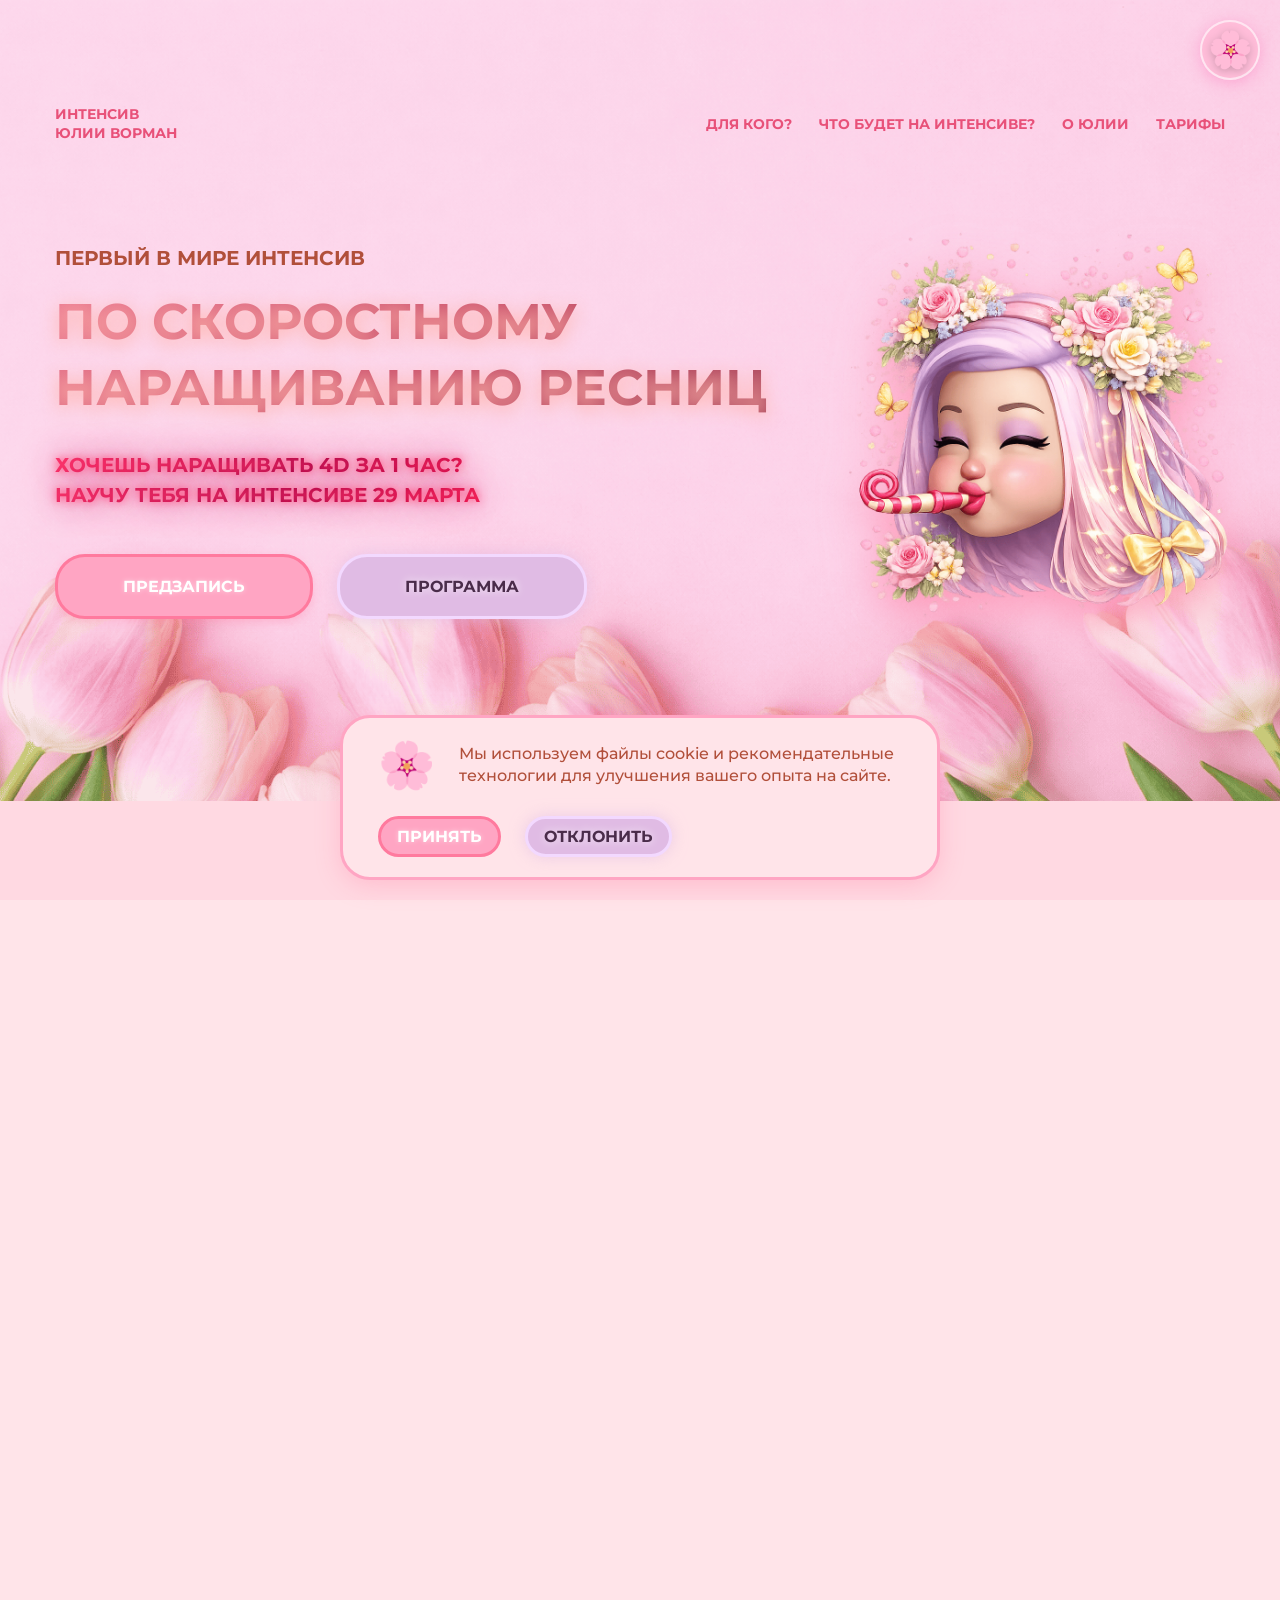
<file: index.html>
<!DOCTYPE html>
<html lang="ru">
<head>
    <meta charset="UTF-8">
    <meta name="viewport" content="width=device-width, initial-scale=1.0, viewport-fit=cover">

    <!-- Для iOS -->
    <meta name="apple-mobile-web-app-capable" content="yes">
    <meta name="apple-mobile-web-app-status-bar-style" content="black-translucent">
    
    <!-- Для Android -->
    <meta name="theme-color" content="#FFD9E2" media="(prefers-color-scheme: light)">
    <meta name="theme-color" content="#FFD9E2" media="(prefers-color-scheme: dark)">

    <title>Онлайн-интенсив по наращиванию ресниц</title>

    <!-- Favicon -->
    <link rel="icon" type="image/png" href="./images/icons/favicon-96x96.png" sizes="96x96" />
    <link rel="icon" type="image/svg+xml" href="./images/icons/favicon.svg" />
    <link rel="shortcut icon" href="./images/icons/favicon.ico" />
    <link rel="apple-touch-icon" sizes="180x180" href="./images/icons/apple-touch-icon.png" />
    <link rel="manifest" href="./images/icons/site.webmanifest" />

    <!-- Для иконок с сайта Boxicons -->
    <link href='https://unpkg.com/boxicons@2.1.4/css/boxicons.min.css' rel='stylesheet'>
    
    <!-- Подключенные файлы CSS -->
    <link rel="stylesheet" href="css/style.css">
    <link rel="stylesheet" href="css/media.css">
</head>
<body>

    <!-- Анимация загрузки -->
    <div class="preloader">
        <div class="mascara-container">
            
            <div class="mascara-bottle"></div>
            
            
            <div class="mascara-cap"></div>
            
            
            <div class="mascara-brush">
                <div class="brush-handle">
                    <div class="brush-head"></div>
                    <div class="brush-bristles"></div>
                </div>
            </div>
            
            
            <div class="mascara-drops">
                <div class="drop"></div>
                <div class="drop"></div>
                <div class="drop"></div>
            </div>
            
            
            <div class="loading-text">Наносим тушь...</div>
        </div>
    </div>

    <div class="background-image">
        <div class="image-overlay"></div>
    </div>

    <!-- Шапка -->
    <header class="header" id="header">
        <div class="container">
            <div class="header__wrapper">
                <div class="header__logo">
                    <a href="index.html" class="logo">Интенсив <br class="br"> Юлии Ворман</a>
                </div>

                <!-- Бургер-меню с SVG -->
                <button class="burger-menu" id="burgerMenu" aria-label="Открыть меню">
                    <!-- SVG для меню (бургер) -->
                    <svg class="burger-icon menu-icon" xmlns="http://www.w3.org/2000/svg" height="24" viewBox="0 -960 960 960" width="24">
                        <path d="M120-240v-80h720v80H120Zm0-200v-80h720v80H120Zm0-200v-80h720v80H120Z"/>
                    </svg>
                
                    <!-- SVG для закрытия (крестик) -->
                    <svg class="burger-icon close-icon" xmlns="http://www.w3.org/2000/svg" height="24" viewBox="0 -960 960 960" width="24">
                        <path d="m256-200-56-56 224-224-224-224 56-56 224 224 224-224 56 56-224 224 224 224-56 56-224-224-224 224Z"/>
                    </svg>
                </button>

                <nav class="nav">
                    <ul class="nav__menu">
                        <li class="nav__list"><a href="#for-whom" class="nav__item">Для кого?</a></li>
                        <li class="nav__list"><a href="#program" class="nav__item">Что будет на интенсиве?</a></li>
                        <li class="nav__list"><a href="#about" class="nav__item">О Юлии</a></li>
                        <li class="nav__list"><a href="#pricing" class="nav__item">Тарифы</a></li>
                    </ul>
                </nav>
            </div>
        </div>
    </header>
        
    <!-- Главный экран -->
    <section class="banner">
        <div class="container">
            <div class="banner__info">
                <p class="banner__mini--title">Первый в мире интенсив</p>
                <h1 class="banner__title">По скоростному наращиванию ресниц</h1>
                <p class="banner__desc">Хочешь наращивать 4D за 1 час? Научу тебя на интенсиве 29 марта</p>
                <div class="btn__container">
                    <a href="#pricing" class="button" aria-label="Sign up">Предзапись</a>
                    <a href="#list__lessons" class="btn" aria-label="Program">Программа</a>
                </div>
            </div>

            <div class="banner__img">
                <img src="./images/main/main_MARCH_8_TH/banner_march_8th.png" alt="Happy__woman" class="images" width="1024" height="1024" fetchpriority="high" decoding="async">
            </div>
        </div>
    </section>
    
    <!-- Для кого? -->
    <section class="for-whom" id="for-whom">
        <div class="container">
            <div class="for-whom__content">
                <h2 class="for-whom__title">Тебе на интенсив если ты</h2>
                <div class="for-whom__content--item">
                
                    <!-- Карточка 1 -->
                    <div class="for-whom__card-wrapper">
                        <div class="for-whom__card">
                            <img src="./images/expectation/expectation_MARCH_8_TH/woman_frowning.png" alt="Печальная девушка" class="for-whom__images" width="1024" height="1024" loading="lazy" decoding="async">
                            <p class="for-whom__desc">Лашмейкер, который делает наращивание <span class="for-whom__span">дольше одного часа?</span>
                            </p>
                        </div>
                    </div>

                    <!-- Карточка 2 -->
                    <div class="for-whom__card-wrapper">
                        <div class="for-whom__card">
                            <img src="./images/expectation/expectation_MARCH_8_TH/woman_student.png" alt="Студентка" class="for-whom__images" width="1024" height="1024" loading="lazy" decoding="async">
                            <p class="for-whom__desc">Мастер, который хочет <span class="for-whom__span">поменять мышление</span> о наращивании ресниц
                            </p>
                        </div>
                    </div>

                    <!-- Карточка 3 -->
                    <div class="for-whom__card-wrapper">
                        <div class="for-whom__card">
                            <img src="./images/expectation/expectation_MARCH_8_TH/woman_office-worker.png" alt="Девушка, работающая в офисе" class="for-whom__images" width="1024" height="1024" loading="lazy" decoding="async">
                            <p class="for-whom__desc">Специалист, которому необходимы <span  class="for-whom__span">поддержка и комьюнити рядом</span>
                            </p>
                        </div>
                    </div>
                </div>
            </div>

            <div class="for-whom__content--items">
                <p class="for-whom__text">Зарядись энергией и стань самым знаменитым мастером своего города</p>
                <a href="#pricing" class="button__for-whom" aria-label="Sign up">Предзапись</a>
                <img src="./images/main/main_MARCH_8_TH/super_woman--march-8th.png" alt="Супер-девушка" class="super__woman--images" loading="lazy" width="1024" height="1024" decoding="async">
            </div>
        </div>
    </section>

    <!-- Что будет на интенсиве? -->
    <section class="program" id="program">
        <div class="container">
            <div class="program__content">
                <h2 class="program__content--title">На интенсиве тебя ждет</h2>
            
                <!-- ВСЕ элементы в одной grid-сетке -->
                <div class="program__content--menu">
                    <!-- Смайлы -->
                    <div class="program__content--list">
                        <img src="./images/expectation/star_struck.png" alt="Смайлик со звёздочками вместо глаз" class="program__images" width="58" height="58" loading="lazy" decoding="async">
                        <p class="program__desc"><span class="program__span">9 уроков</span> с домашними заданиями и проверкой</p>
                    </div>

                    <div class="program__content--list">
                        <img src="./images/expectation/smiling_with-heart-eyes.png" alt="Смайлик с влюблёнными глазами" class="program__images" width="58" height="58" loading="lazy" decoding="async">
                        <p class="program__desc"><span class="program__span">Мастермаинды</span> с обсуждением вопросов</p>
                    </div>

                    <div class="program__content--list">
                        <img src="./images/expectation/money_mouth-face.png" alt="Смайлик с долларами в глазах" class="program__images" width="58" height="58" loading="lazy" decoding="async">
                        <p class="program__desc">Деление на пары и создание <span class="program__span">активного комьюнити</span></p>
                    </div>

                    <!-- Подарки -->
                    <div class="program__content--list">
                        <img src="./images/pricing_plans/pricing_plans_MARCH_8_TH/gift.png" alt="Коробка подарок" class="program__images" width="807" height="720" loading="lazy" decoding="async">
                        <p class="program__desc"><span class="program__span">Главный приз за активность на интенсиве</span></p>
                    </div>

                    <div class="program__content--list">
                        <img src="./images/pricing_plans/pricing_plans_MARCH_8_TH/gift.png" alt="Коробка подарок" class="program__images" width="807" height="720" loading="lazy" decoding="async">
                        <p class="program__desc"><span class="program__span">Приз за работу для <br>самой активной пары</span></p>
                    </div>

                    <div class="program__content--list">
                        <img src="./images/pricing_plans/pricing_plans_MARCH_8_TH/gift.png" alt="Коробка подарок" class="program__images" width="807" height="720" loading="lazy" decoding="async">
                        <p class="program__desc"><span class="program__span">Приз среди сторис с хештегом интенсива</span></p>
                    </div>
                </div>
            </div>
        </div>
    </section>

    <!-- О Юлии Ворман -->
    <section class="about">
        <div class="container">
            <div class="about__content" id="about">
                <h2 class="about__title">И, конечно, Юлия Ворман</h2>
                <p class="about__text"><span class="about__text--span">Больше 12 лет</span> я наращиваю ресницы <span class="about__text--span">за 1 час.</span> В профессии я развиваюсь <span class="about__text--span">с 2008 года</span> и, путём проб и ошибок, дошла <span class="about__text--span">до идеальных результатов!</span> Мои профессиональные навыки сделали меня <span class="about__text--span">многократным призёром,</span> а потом и <span class="about__text--span">судьёй международных чемпионатов по наращиванию ресниц.</span></p>

                <p class="about__text--item">Я основала <span class="about__text--item--span">сеть салонов VERSUS</span> и теперь активно запускаю свои обучения <span class="about__text--item--span">по скоростному наращиванию.</span> Ломаю стереотипы, <span class="about__text--item--span">учу мастеров поднимать чеки и зарабатывать миллионы.</span></p>

                <div class="indicators">
                    <div class="row">
                        <div class="indicator">
                            <h4 class="indicator_title">1 ЧАС</h4>
                            <p class="indicator_text">CAMOE БЫСТРОЕ 5D</p>
                        </div>
            
                        <div class="indicator">
                            <h4 class="indicator_title">12+ ЛЕТ</h4>
                            <p class="indicator_text">РАБОТАЮ В СВОЕЙ СФЕРЕ</p>
                        </div>
                    </div>
        
                    <div class="row">
                        <div class="indicator">
                            <h4 class="indicator_title">1+ МЛН</h4>
                            <p class="indicator_text">В МЕСЯЦ ДЕЛАЮ НА РЕСНИЦАХ</p>
                        </div>
            
                        <div class="indicator">
                            <h4 class="indicator_title">100000+</h4>
                            <p class="indicator_text">КЛИЕНТОК Я ОСЧАСТЛИВИЛА</p>
                        </div>
                    </div>
                </div>

                <p class="about__text--footer">Все мои наращивания я делаю за 1 - максимум 1.5 часа <span class="about__text--footer--span"><br>Хочешь также? Смотри программу и записывайся на интенсив</span></p>
            </div>
            <img src="./images/main/Maria_Lyadova.jpg" alt="Maria_Lyadova" class="about__main--images" width="399" height="491" fetchpriority="high" decoding="async">
        </div>
    </section>

    <!-- Лист уроков интенсива -->
    <section class="list__lessons">
        <div class="container">
            <div class="list__lessons__content">
                <h2 class="list__lessons--title">Вот такая программа интенсива</h2>
            </div>

            <div class="accordion" id="list__lessons">
                
                <!-- Урок 1 -->
                <hr class="accordion-item1">
                <div class="accordion-item">
                    <input type="checkbox" id="lesson1" class="accordion-toggle">
                    <label for="lesson1" class="accordion-label">
                        <span class="lesson-title">Урок <span class="lesson--title--number">1.</span> Вводный урок</span>
                        <span class="icon"></span>
                    </label>
                    <div class="accordion-content">
                        <div class="content-wrapper">
                            <p>Проанализируем основные ошибки в оформлении профиля. <br>Научимся создавать качественную аватарку и понятную, привлекающую шапку. <br>Разберем, как организовать хайлайтсы, чтобы они работали на вас.</p>
                        </div>
                    </div>
                </div>
            
                <!-- Урок 2 -->
                <div class="accordion-item">
                    <input type="checkbox" id="lesson2" class="accordion-toggle">
                    <label for="lesson2" class="accordion-label">
                        <span class="lesson-title">Урок <span class="lesson--title--number">2.</span> Скоростное снятие ресниц</span>
                        <span class="icon"></span>
                    </label>
                    <div class="accordion-content">
                        <div class="content-wrapper">
                            <p>Изучим профессиональные средства для безопасного и быстрого снятия ресниц. <br>Освоим технику аккуратного удаления без повреждения натуральных ресниц. <br>Разберем алгоритм действий, который позволит тратить на процедуру минимум времени.</p>
                        </div>
                    </div>
                </div>
            
                <!-- Урок 3 -->
                <div class="accordion-item">
                    <input type="checkbox" id="lesson3" class="accordion-toggle">
                    <label for="lesson3" class="accordion-label">
                        <span class="lesson-title">Урок <span class="lesson--title--number">3.</span> Работа с клеем. Как продлить носку</span>
                        <span class="icon"></span>
                    </label>
                    <div class="accordion-content">
                        <div class="content-wrapper">
                            <p>Разберем виды клея: как выбрать идеальный состав под температуру и влажность в вашем кабинете. <br>Научимся правильной технике нанесения и дозировки клея, чтобы избежать склеек и обеспечить комфорт. <br>Изучим секреты подготовки натуральных ресниц, которые напрямую влияют на долговечность носки.</p>
                        </div>
                    </div>
                </div>
            
                <!-- Урок 4 -->
                <div class="accordion-item">
                    <input type="checkbox" id="lesson4" class="accordion-toggle">
                    <label for="lesson4" class="accordion-label">
                        <span class="lesson-title">Урок <span class="lesson--title--number">4.</span> Здоровье мастера</span>
                        <span class="icon"></span>
                    </label>
                    <div class="accordion-content">
                        <div class="content-wrapper">
                            <p>Составим эргономичное расписание, чтобы избежать выгорания и равномерно распределять нагрузку. <br>Разберем упражнения для разминки спины, шеи и кистей рук до, после и во время процедуры. <br>Поговорим о важности правильного освещения и организации рабочего места для сохранения зрения и осанки.</p>
                        </div>
                    </div>
                </div>
            
                <!-- Урок 5 -->
                <div class="accordion-item">
                    <input type="checkbox" id="lesson5" class="accordion-toggle">
                    <label for="lesson5" class="accordion-label">
                        <span class="lesson-title">Урок <span class="lesson--title--number">5.</span> Личный бренд В Instagram: почему увядают коммерческие аккаунты</span>
                        <span class="icon"></span>
                    </label>
                    <div class="accordion-content">
                        <div class="content-wrapper">
                            <p>Проанализируем главные ошибки: отсутствие личности в аккаунте и безликий контент. <br>Узнаем, как выстроить доверительные отношения с аудиторией через личную историю и экспертизу. <br>Научимся создавать контент-план, который отражает ваш уникальный подход к работе и привлекает идеальных клиентов.</p>
                        </div>
                    </div>
                </div>

                <!-- Урок 6 -->
                <div class="accordion-item">
                    <input type="checkbox" id="lesson6" class="accordion-toggle">
                    <label for="lesson6" class="accordion-label">
                        <span class="lesson-title">Урок <span class="lesson--title--number">6.</span> Ломаем стереотипы моделирования: чем сложнее придумал, тем сложнее жить</span>
                        <span class="icon"></span>
                    </label>
                    <div class="accordion-content">
                        <div class="content-wrapper">
                            <p>Убедимся, что красиво — не значит сложно: как простота в моделировании выигрывает у вычурных дизайнов. <br>Научимся работать с природными данными клиента, чтобы подчеркнуть достоинства, а не маскировать их. <br>Разберем несколько универсальных и эффектных моделей, которые экономят время и всегда смотрятся выигрышно.</p>
                        </div>
                    </div>
                </div>

                <!-- Урок 7 -->
                <div class="accordion-item">
                    <input type="checkbox" id="lesson7" class="accordion-toggle">
                    <label for="lesson7" class="accordion-label">
                        <span class="lesson-title">Урок <span class="lesson--title--number">7.</span> Классическое наращивание ресниц</span>
                        <span class="icon"></span>
                    </label>
                    <div class="accordion-content">
                        <div class="content-wrapper">
                            <p>Отточим идеальную технику изоляции: отработаем движения до автоматизма для безупречного результата. <br>Разберем правила подбора длины и толщины реснички под природные данные клиента. <br>Узнаем, как добиться максимальной чистоты и аккуратности в классическом наращивании, которая ценится больше всего.</p>
                        </div>
                    </div>
                </div>
            
                <!-- Урок 8 -->
                <div class="accordion-item">
                    <input type="checkbox" id="lesson8" class="accordion-toggle">
                    <label for="lesson8" class="accordion-label">
                        <span class="lesson-title">Урок <span class="lesson--title--number">8.</span> Пучок. Как быстро и правильно оформить тебя, дружок?</span>
                        <span class="icon"></span>
                    </label>
                    <div class="accordion-content">
                        <div class="content-wrapper">
                            <p>Освоим несколько техник быстрого формирования ровного и аккуратного пучка без растрепывания. <br>Разберем частые ошибки при работе с объемом, которые приводят к склейкам и дискомфорту. <br>Научимся правильно подбирать пучки по длине и изгибу для создания гармоничного и естественного взгляда.</p>
                        </div>
                    </div>
                </div>
            
                <!-- Урок 9 -->
                <div class="accordion-item">
                    <input type="checkbox" id="lesson9" class="accordion-toggle">
                    <label for="lesson9" class="accordion-label">
                        <span class="lesson-title">Урок <span class="lesson--title--number">9.</span> Наращиваем объёмы 2D+</span>
                        <span class="icon"></span>
                    </label>
                    <div class="accordion-content">
                        <div class="content-wrapper">
                            <p>Узнаем, как работать с несколькими ресничками одновременно, сохраняя идеальную изоляцию и легкость. <br>Разберем схемы постановки объемов для разных форм глаз, чтобы результат выглядел опрятно. <br>Научимся контролировать расход материалов и время процедуры, чтобы работа с объемами была рентабельной.</p>
                        </div>
                    </div>
                </div>
            </div>

            <div class="list__lessons__content--items">
                <a href="#pricing" class="button__for-whom" aria-label="Sign up">Предзапись</a>
                <p class="list__lessons__desc">Все еще думаешь? <br> А места разбирают уже сейчас</p>
                <img src="./images/main/main_MARCH_8_TH/super_woman--march-8th.png" alt="Супер-девушка" class="super__woman--images" loading="lazy" width="1024" height="1024" decoding="async">
            </div>
        </div>
    </section>

    <!-- Тарифы -->
    <section class="pricing">
        <div class="container">
            <div class="pricing__content">
                <h2 class="pricing__title">Тарифы участия</h2>
            </div>
            <div class="pricing__content--item">
                <div class="pricing__content__card--wrapper">
                    <div class="pricing__content--card" id="pricing">
                        <h3 class="pricing__content__card--title">Lite (самостоятельный)</h3>
                        <p class="pricing__content--desc"><span class="pricing__content--span">+</span> 9 подробных уроков</p>

                        <p class="pricing__content--desc"><span class="pricing__content--span">+</span> 9 заданий на построение скоростной работы</p>

                        <p class="pricing__content--desc"><span class="pricing__content--span">+</span> чат с единомышленниками</p>

                        <p class="pricing__content--desc"><span class="pricing__content--span">+</span> дополнительный урок: личный бренд для бьюти-сферы</p>

                        <p class="pricing__content--desc"><span class="pricing__content--span">-</span> <s>2 мастермаинда с Юлией Ворман</s></p>

                        <p class="pricing__content--desc"><span class="pricing__content--span">-</span> <s>личное ведение от Юлии Ворман</s></p>

                        <p class="pricing__content--duration">Длительность: 14 дней</p>
                        <div class="pricing__price-block">
                            <p class="pricing__content--condition">Каждые <span class="pricing__content__condition--span"> 20 оплат</span> + 1111 Р.</p>
                            <p class="pricing__content--price"><strong>6666 Р.</strong></p>
                        </div>
                        <div class="pricing__button-spacer"><a href="pre_recording.html?tariff=lite" class="pricing__content--button" target="_blank">Предзапись</a></div>
                        <img src="./images/pricing_plans/pricing_plans_MARCH_8_TH/woman_with-class-face.png" alt="woman_with-class-face" class="pricing__content--images" decoding="async" loading="lazy" width="1024" height="1024">
                    </div>

                    <div class="pricing__content--card">
                        <h3 class="pricing__content__card--title">Plus (с куратором)</h3>
                        <p class="pricing__content--desc"><span class="pricing__content--span">+</span> 9 подробных уроков</p>

                        <p class="pricing__content--desc"><span class="pricing__content--span">+</span> 9 заданий на построение скоростной работы</p>

                        <p class="pricing__content--desc"><span class="pricing__content--span">+</span> чат с единомышленниками</p>

                        <p class="pricing__content--desc"><span class="pricing__content--span">+</span> дополнительный урок: личный бренд для бьюти-сферы</p>

                        <p class="pricing__content--desc"><span class="pricing__content--span">+</span> 2 мастермаинда с Юлией Ворман</p>

                        <p class="pricing__content--desc"><span class="pricing__content--span">-</span> <s>личное ведение от Юлии Ворман</s></p>

                        <p class="pricing__content--duration">Длительность: 14 дней</p>
                        <div class="pricing__price-block">
                            <p class="pricing__content--condition">Каждые <span class="pricing__content__condition--span"> 20 оплат</span> + 1111 Р.</p>
                            <p class="pricing__content--price"><strong>11111 Р.</strong></p>
                        </div>
                        <div class="pricing__button-spacer"><a href="pre_recording.html?tariff=plus" class="pricing__content--button" target="_blank">Предзапись</a></div>
                        <img src="./images/pricing_plans/pricing_plans_MARCH_8_TH/woman_with-heart-eyes.png" alt="woman_with-heart-eyes" class="pricing__content--images" decoding="async" loading="lazy" width="948" height="948">
                    </div>

                    <div class="pricing__content--card">
                        <h3 class="pricing__content__card--title">Bomba (с Юлией Ворман)</h3>
                        <p class="pricing__content--desc"><span class="pricing__content--span">+</span> 9 подробных уроков</p>

                        <p class="pricing__content--desc"><span class="pricing__content--span">+</span> 9 заданий на построение скоростной работы</p>

                        <p class="pricing__content--desc"><span class="pricing__content--span">+</span> чат с единомышленниками</p>

                        <p class="pricing__content--desc"><span class="pricing__content--span">+</span> дополнительный урок: личный бренд для бьюти-сферы</p>

                        <p class="pricing__content--desc"><span class="pricing__content--span">+</span> 3 мастермаинда с Юлией Ворман</p>

                        <p class="pricing__content--desc"><span class="pricing__content--span">+</span> личное ведение от Юлии Ворман</p>

                        <p class="pricing__content--duration">Длительность: 14 дней</p>
                        <div class="pricing__price-block">
                            <p class="pricing__content--condition">Каждые <span class="pricing__content__condition--span"> 20 оплат</span> + 1111 Р.</p>
                            <p class="pricing__content--price"><strong>33333 Р.</strong></p>
                        </div>
                        <div class="pricing__button-spacer"><a href="pre_recording.html?tariff=bomba" class="pricing__content--button" target="_blank">Предзапись</a></div>
    
                        <img src="./images/pricing_plans/pricing_plans_MARCH_8_TH/woman_with-star_stuck-face.png" alt="woman_with-star_stuck-face" class="pricing__content--images" decoding="async" loading="lazy" width="955" height="955">
                    </div>
                </div>
            </div>
            <div class="pricing__content--stories">
                <img src="./images/pricing_plans/pricing_plans_MARCH_8_TH/gift.png" alt="Gift" class="pricing__content__images--gift" loading="lazy" decoding="async" width="807" height="720">
                <p class="pricing__content__stories--text">Идёте на интенсив? Выложите об этом сториз-шаблон с отметкой Юлии Ворман и вас будет ждать розыгрыш дополнительного подарка!</p>
                
                <div class="container__stories">
                    <a href="https://vk.com/uliavorman" class="btn__stories" aria-label="Stories-pattern" target="_blank">сториз-шаблон</a>
                    <a href="https://web.telegram.org/a/#382155805" class="short__name" target="_blank">@ULIAVORMAN</a>
                </div>
            </div>
        </div>
    </section>

    <!-- А такие вопросы могут возникнуть у вас -->
    <section class="questions">
        <div class="container">
            <div class="questions__content">
                <h2 class="questions__title">А такие вопросы могут быть у вас</h2>
            </div>

            <div class="questions__accordion" id="list__questions">
                
                <!-- Вопрос 1 -->
                <hr class="accordion-item1">
                <div class="accordion-item">
                    <input type="checkbox" id="question1" class="accordion-toggle">
                    <label for="question1" class="accordion-label">
                        <span class="question-title">Я точно всему научусь? У меня получится?</span>
                        <span class="icon"></span>
                    </label>
                    <div class="accordion-content">
                        <div class="content-wrapper">
                            <p>Да, конечно, если будешь выполнять все домашние задания в моменте, так же будешь действовать всем указаниям, потому что все очень важно. Так же мы поможем и направим для поисков своего предназначения с помощью нашего ведущего астролога.</p>
                        </div>
                    </div>
                </div>
            
                <!-- Вопрос 2 -->
                <div class="accordion-item">
                    <input type="checkbox" id="question2" class="accordion-toggle">
                    <label for="question2" class="accordion-label">
                        <span class="question-title">Как я буду учиться скоростному наращиванию онлайн?</span>
                        <span class="icon"></span>
                    </label>
                    <div class="accordion-content">
                        <div class="content-wrapper">
                            <p>Обучение проходит онлайн в личном кабинете: изучаешь уроки, выполняешь практические задания на моделях и отправляешь нам на проверку. Мы даем обратную связь, исправляем ошибки и помогаем на каждом этапе. Для результата важно следовать рекомендациям и делать задания вовремя. Дополнительно поддержим твое развитие через консультации астролога для раскрытия потенциала.</p>
                        </div>
                    </div>
                </div>
            
                <!-- Вопрос 3 -->
                <div class="accordion-item">
                    <input type="checkbox" id="question3" class="accordion-toggle">
                    <label for="question3" class="accordion-label">
                        <span class="question-title">Сколько времени будет уходить на выполнение дз?</span>
                        <span class="icon"></span>
                    </label>
                    <div class="accordion-content">
                        <div class="content-wrapper">
                            <p>На каждый урок, для выполнения дз будут предоставлены сутки.</p>
                        </div>
                    </div>
                </div>
            
                <!-- Вопрос 4 -->
                <div class="accordion-item">
                    <input type="checkbox" id="question4" class="accordion-toggle">
                    <label for="question4" class="accordion-label">
                        <span class="question-title">Как часто будут выходить уроки?</span>
                        <span class="icon"></span>
                    </label>
                    <div class="accordion-content">
                        <div class="content-wrapper">
                            <p>Каждый урок будет выходить в 12:00 (мск) Каждый день.</p>
                        </div>
                    </div>
                </div>
            
                <!-- Вопрос 5 -->
                <div class="accordion-item">
                    <input type="checkbox" id="question5" class="accordion-toggle">
                    <label for="question5" class="accordion-label">
                        <span class="question-title">Какая техника будет отрабатываться: ручная или ленточная?</span>
                        <span class="icon"></span>
                    </label>
                    <div class="accordion-content">
                        <div class="content-wrapper">
                            <p>Отрабатывается ручная техника — это золотой стандарт для качественного и долговечного наращивания. Ленточная техника (пучками) изучается отдельно как дополнительный навык, но в основе обучения — мастерство ручного Volume. Такой подход гарантирует безупречный результат и профессиональный рост.</p>
                        </div>
                    </div>
                </div>
            </div>
            <div class="for-whom__content--items">
                <a href="https://web.telegram.org/a/#382155805" target="_blank"><i class='bx bxl-telegram'></i></a>
                <p class="questions__text">У вас есть другой вопрос? Напишите мне в телеграм</p>
                <a href="https://web.telegram.org/a/#382155805" class="button__for-whom" aria-label="Write" target="_blank">Написать</a>
                <img src="./images/main/main_MARCH_8_TH/super_woman--march-8th.png" alt="Супер-девушка" class="super__woman--images" loading="lazy" decoding="async" width="1024" height="1024">
            </div>
        </div>
    </section>

    <!-- Подвал -->
    <footer class="footer">
        <div class="container">
            <div class="footer__content">
                <!-- Левый блок -->
                <div class="footer__content--item">
                    <a href="index.html" class="footer__logo">Юлия Ворман</a>
                    <p class="inn">ИНН:</p>
                    <p class="ORRNIP">ОГРНИП:</p>
                </div>

                <!-- Центральный блок со стрелкой и иконками -->
                <div class="footer__center">
                    <!-- Стрелка вверх -->
                    <div class="up__button">
                        <a href="#header" class="up__link">
                            <i class='bx bx-up-arrow-alt'></i>
                        </a>
                    </div>
                
                    <!-- Иконки соцсетей -->
                    <div class="social__icons">
                        <a href="https://web.telegram.org/a/#382155805" class="telegram" target="_blank">
                            <?xml version="1.0" encoding="utf-8"?>
                            <svg fill="#FFFFFF" width="20px" height="20px" viewBox="0 0 32 32" xmlns="http://www.w3.org/2000/svg">
                                <path d="M29.919 6.163l-4.225 19.925c-0.319 1.406-1.15 1.756-2.331 1.094l-6.438-4.744-3.106 2.988c-0.344 0.344-0.631 0.631-1.294 0.631l0.463-6.556 11.931-10.781c0.519-0.462-0.113-0.719-0.806-0.256l-14.75 9.288-6.35-1.988c-1.381-0.431-1.406-1.381 0.288-2.044l24.837-9.569c1.15-0.431 2.156 0.256 1.781 2.013z"/>
                            </svg>
                        </a>

                        <a href="https://www.tiktok.com/@ulia_vorman?_t=ZS-8zpLGeSIM48&_r=1" class="tik_tok" target="_blank">
                            <?xml version="1.0" encoding="utf-8"?>
                            <svg width="20px" height="20px" viewBox="0 0 32 32" fill="none" xmlns="http://www.w3.org/2000/svg">
                                <path d="M8.45095 19.7926C8.60723 18.4987 9.1379 17.7743 10.1379 17.0317C11.5688 16.0259 13.3561 16.5948 13.3561 16.5948V13.2197C13.7907 13.2085 14.2254 13.2343 14.6551 13.2966V17.6401C14.6551 17.6401 12.8683 17.0712 11.4375 18.0775C10.438 18.8196 9.90623 19.5446 9.7505 20.8385C9.74562 21.5411 9.87747 22.4595 10.4847 23.2536C10.3345 23.1766 10.1815 23.0889 10.0256 22.9905C8.68807 22.0923 8.44444 20.7449 8.45095 19.7926ZM22.0352 6.97898C21.0509 5.90039 20.6786 4.81139 20.5441 4.04639H21.7823C21.7823 4.04639 21.5354 6.05224 23.3347 8.02482L23.3597 8.05134C22.8747 7.7463 22.43 7.38624 22.0352 6.97898ZM28 10.0369V14.293C28 14.293 26.42 14.2312 25.2507 13.9337C23.6179 13.5176 22.5685 12.8795 22.5685 12.8795C22.5685 12.8795 21.8436 12.4245 21.785 12.3928V21.1817C21.785 21.6711 21.651 22.8932 21.2424 23.9125C20.709 25.246 19.8859 26.1212 19.7345 26.3001C19.7345 26.3001 18.7334 27.4832 16.9672 28.28C15.3752 28.9987 13.9774 28.9805 13.5596 28.9987C13.5596 28.9987 11.1434 29.0944 8.96915 27.6814C8.49898 27.3699 8.06011 27.0172 7.6582 26.6277L7.66906 26.6355C9.84383 28.0485 12.2595 27.9528 12.2595 27.9528C12.6779 27.9346 14.0756 27.9528 15.6671 27.2341C17.4317 26.4374 18.4344 25.2543 18.4344 25.2543C18.5842 25.0754 19.4111 24.2001 19.9423 22.8662C20.3498 21.8474 20.4849 20.6247 20.4849 20.1354V11.3475C20.5435 11.3797 21.2679 11.8347 21.2679 11.8347C21.2679 11.8347 22.3179 12.4734 23.9506 12.8889C25.1204 13.1864 26.7 13.2483 26.7 13.2483V9.91314C27.2404 10.0343 27.7011 10.0671 28 10.0369Z" fill="#EE1D52"/>
                                <path d="M26.7009 9.91314V13.2472C26.7009 13.2472 25.1213 13.1853 23.9515 12.8879C22.3188 12.4718 21.2688 11.8337 21.2688 11.8337C21.2688 11.8337 20.5444 11.3787 20.4858 11.3464V20.1364C20.4858 20.6258 20.3518 21.8484 19.9432 22.8672C19.4098 24.2012 18.5867 25.0764 18.4353 25.2553C18.4353 25.2553 17.4337 26.4384 15.668 27.2352C14.0765 27.9539 12.6788 27.9357 12.2604 27.9539C12.2604 27.9539 9.84473 28.0496 7.66995 26.6366L7.6591 26.6288C7.42949 26.4064 7.21336 26.1717 7.01177 25.9257C6.31777 25.0795 5.89237 24.0789 5.78547 23.7934C5.78529 23.7922 5.78529 23.791 5.78547 23.7898C5.61347 23.2937 5.25209 22.1022 5.30147 20.9482C5.38883 18.9122 6.10507 17.6625 6.29444 17.3494C6.79597 16.4957 7.44828 15.7318 8.22233 15.0919C8.90538 14.5396 9.6796 14.1002 10.5132 13.7917C11.4144 13.4295 12.3794 13.2353 13.3565 13.2197V16.5948C13.3565 16.5948 11.5691 16.028 10.1388 17.0317C9.13879 17.7743 8.60812 18.4987 8.45185 19.7926C8.44534 20.7449 8.68897 22.0923 10.0254 22.991C10.1813 23.0898 10.3343 23.1775 10.4845 23.2541C10.7179 23.5576 11.0021 23.8221 11.3255 24.0368C12.631 24.8632 13.7249 24.9209 15.1238 24.3842C16.0565 24.0254 16.7586 23.2167 17.0842 22.3206C17.2888 21.7611 17.2861 21.1978 17.2861 20.6154V4.04639H20.5417C20.6763 4.81139 21.0485 5.90039 22.0328 6.97898C22.4276 7.38624 22.8724 7.7463 23.3573 8.05134C23.5006 8.19955 24.2331 8.93231 25.1734 9.38216C25.6596 9.61469 26.1722 9.79285 26.7009 9.91314Z" fill="#000000"/>
                                <path d="M4.48926 22.7568V22.7594L4.57004 22.9784C4.56076 22.9529 4.53074 22.8754 4.48926 22.7568Z" fill="#69C9D0"/>
                                <path d="M10.5128 13.7916C9.67919 14.1002 8.90498 14.5396 8.22192 15.0918C7.44763 15.7332 6.79548 16.4987 6.29458 17.354C6.10521 17.6661 5.38897 18.9168 5.30161 20.9528C5.25223 22.1068 5.61361 23.2983 5.78561 23.7944C5.78543 23.7956 5.78543 23.7968 5.78561 23.798C5.89413 24.081 6.31791 25.0815 7.01191 25.9303C7.2135 26.1763 7.42963 26.4111 7.65924 26.6334C6.92357 26.1457 6.26746 25.5562 5.71236 24.8839C5.02433 24.0451 4.60001 23.0549 4.48932 22.7626C4.48919 22.7605 4.48919 22.7584 4.48932 22.7564V22.7527C4.31677 22.2571 3.95431 21.0651 4.00477 19.9096C4.09213 17.8736 4.80838 16.6239 4.99775 16.3108C5.4985 15.4553 6.15067 14.6898 6.92509 14.0486C7.608 13.4961 8.38225 13.0567 9.21598 12.7484C9.73602 12.5416 10.2778 12.3891 10.8319 12.2934C11.6669 12.1537 12.5198 12.1415 13.3588 12.2575V13.2196C12.3808 13.2349 11.4148 13.4291 10.5128 13.7916Z" fill="#69C9D0"/>
                                <path d="M20.5438 4.04635H17.2881V20.6159C17.2881 21.1983 17.2881 21.76 17.0863 22.3211C16.7575 23.2167 16.058 24.0253 15.1258 24.3842C13.7265 24.923 12.6326 24.8632 11.3276 24.0368C11.0036 23.823 10.7187 23.5594 10.4844 23.2567C11.5962 23.8251 12.5913 23.8152 13.8241 23.341C14.7558 22.9821 15.4563 22.1734 15.784 21.2774C15.9891 20.7178 15.9864 20.1546 15.9864 19.5726V3H20.4819C20.4819 3 20.4315 3.41188 20.5438 4.04635ZM26.7002 8.99104V9.9131C26.1725 9.79263 25.6609 9.61447 25.1755 9.38213C24.2352 8.93228 23.5026 8.19952 23.3594 8.0513C23.5256 8.1559 23.6981 8.25106 23.8759 8.33629C25.0192 8.88339 26.1451 9.04669 26.7002 8.99104Z" fill="#69C9D0"/>
                            </svg>
                        </a>

                        <a href="https://vk.com/uliavorman" class="vk" target="_blank">
                            <i class='bx bxl-vk'></i>
                        </a>

                        <a href="https://www.youtube.com/@uliavorman" class="youtube" target="_blank">
                            <i class='bx bxl-youtube'></i>
                        </a>
                    </div>
                </div>

                <!-- Правый блок -->
                <div class="footer__contracts">
                    <a href="index.html" class="political__confidencial">Политика конфиденциальности</a>
                    <a href="index.html" class="oferta">Договор-оферта</a>
                    <a href="index.html" class="hire__me">Связаться с нами</a>
                </div>
            </div>
        </div>
    </footer>

    <!-- Файлы Cookie -->
    <input type="checkbox" id="cookie-toggle" class="cookie-toggle">
    
    <div class="cookie__notifications">
        <div class="container">
            <div class="cookie__content">
                <span class="bx_bxs-cookie">🌸</span>
                <p class="cookie__text">Мы используем файлы cookie и рекомендательные технологии для улучшения вашего опыта на сайте.</p>
            </div>
            
            <div class="cookie__container--label">
                <label for="cookie-toggle" class="cookie__accept">Принять</label>
                <label for="cookie-toggle" class="cookie__decline">Отклонить</label>
            </div>
        </div>
    </div>

    <!-- ВЕСЕННЯЯ АНИМАЦИЯ С ТЮЛЬПАНАМИ -->
    <input type="checkbox" id="tulipToggle" class="tulip-checkbox">
    <div class="tulip-toggle-btn">
        <label for="tulipToggle" class="tulip-icon">
            <span class="tulip-emoji">🌸</span>
        </label>
    </div>

    <div class="tulip-container">
        <!-- Падающие тюльпаны (40 штук) -->
        <div class="tulip t1"></div>
        <div class="tulip t2"></div>
        <div class="tulip t3"></div>
        <div class="tulip t4"></div>
        <div class="tulip t5"></div>
        <div class="tulip t6"></div>
        <div class="tulip t7"></div>
        <div class="tulip t8"></div>
        <div class="tulip t9"></div>
        <div class="tulip t10"></div>
        <div class="tulip t11"></div>
        <div class="tulip t12"></div>
        <div class="tulip t13"></div>
        <div class="tulip t14"></div>
        <div class="tulip t15"></div>
        <div class="tulip t16"></div>
        <div class="tulip t17"></div>
        <div class="tulip t18"></div>
        <div class="tulip t19"></div>
        <div class="tulip t20"></div>
        <div class="tulip t21"></div>
        <div class="tulip t22"></div>
        <div class="tulip t23"></div>
        <div class="tulip t24"></div>
        <div class="tulip t25"></div>
        <div class="tulip t26"></div>
        <div class="tulip t27"></div>
        <div class="tulip t28"></div>
        <div class="tulip t29"></div>
        <div class="tulip t30"></div>
        <div class="tulip t31"></div>
        <div class="tulip t32"></div>
        <div class="tulip t33"></div>
        <div class="tulip t34"></div>
        <div class="tulip t35"></div>
        <div class="tulip t36"></div>
        <div class="tulip t37"></div>
        <div class="tulip t38"></div>
        <div class="tulip t39"></div>
        <div class="tulip t40"></div>
        
        <!-- Мерцающие звездочки-капельки (весенние) -->
        <div class="spring-sparkle s1"></div>
        <div class="spring-sparkle s2"></div>
        <div class="spring-sparkle s3"></div>
        <div class="spring-sparkle s4"></div>
        <div class="spring-sparkle s5"></div>
        <div class="spring-sparkle s6"></div>
        <div class="spring-sparkle s7"></div>
        <div class="spring-sparkle s8"></div>
    </div>

    <script src="./js/script.js"></script>

    <!-- <script>
    document.documentElement.classList.add("no-scroll");
    document.body.classList.add("no-scroll");

    window.addEventListener("load", function () {
        setTimeout(function () {
            document.documentElement.classList.remove("no-scroll");
            document.body.classList.remove("no-scroll");
        }, 4500);
    });
    </script> -->

    <script>
    document.addEventListener("DOMContentLoaded", function () {
        const preloader = document.querySelector(".preloader");
        if (!preloader) return;

        document.documentElement.classList.add("no-scroll");
        document.body.classList.add("no-scroll");

        window.addEventListener("load", function () {
            setTimeout(function () {
                document.documentElement.classList.remove("no-scroll");
                document.body.classList.remove("no-scroll");
            }, 4500);
        });
    });
    </script>
</body>
</html>
</file>
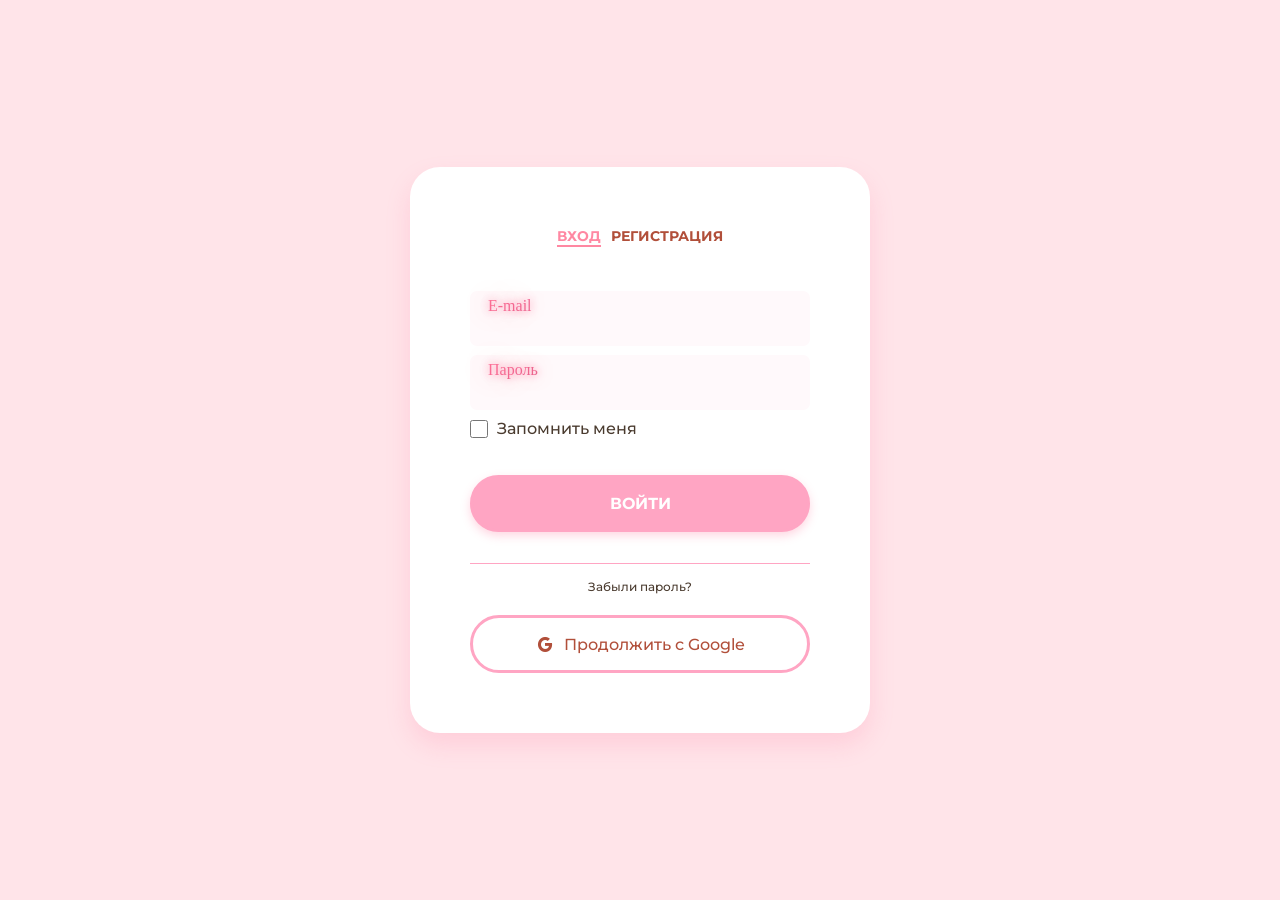
<file: login.html>
<!DOCTYPE html>
<html lang="ru">
<head>
    <meta charset="UTF-8">
    <meta name="viewport" content="width=device-width, initial-scale=1.0, viewport-fit=cover">

    <!-- Для iOS -->
    <meta name="apple-mobile-web-app-capable" content="yes">
    <meta name="apple-mobile-web-app-status-bar-style" content="black-translucent">
    
    <!-- Для Android -->
    <meta name="theme-color" content="#4C3D74" media="(prefers-color-scheme: light)">
    <meta name="theme-color" content="#4C3D74" media="(prefers-color-scheme: dark)">

    <title>Онлайн-интенсив по наращиванию ресниц</title>

    <!-- Favicon -->
    <link rel="icon" type="image/png" href="./images/icons/favicon-96x96.png" sizes="96x96" />
    <link rel="icon" type="image/svg+xml" href="./images/icons/favicon.svg" />
    <link rel="shortcut icon" href="./images/icons/favicon.ico" />
    <link rel="apple-touch-icon" sizes="180x180" href="./images/icons/apple-touch-icon.png" />
    <link rel="manifest" href="./images/icons/site.webmanifest" />

    <link href='https://unpkg.com/boxicons@2.1.4/css/boxicons.min.css' rel='stylesheet'>
    
    <link rel="stylesheet" href="css/style.css">
    <link rel="stylesheet" href="css/media.css">
</head>
<body>
    <form action="/submit" class="form" method="POST" novalidate>
        <div class="form__container">

            <div class="form__tabs">
                <a href="login.html" class="form__tab form__tab--active">Вход</a>
                <a href="registration.html" class="form__tab">Регистрация</a>
            </div>
                
            <div class="form__container--group">

                <div class="form__field">
                    <label for="email" class="label">E-mail</label>
                    <input type="email" id="email" name="email" required>
                </div>

                <div class="form__field">
                    <label for="password" class="label">Пароль</label>
                    <input type="password" id="password" name="password" required>
                </div>

                <label for="remember-me" class="remember__me"><input type="checkbox" id="remember-me" name="remember-me" required class="checkbox">Запомнить меня</label>
            </div>

            <button type="submit" class="btn__register">Войти</button>

            <hr class="hr">
            <a href="#" class="forgot__password">Забыли пароль?</a>

            <a href="#" class="btn__continue"><i class='bx bxl-google'></i>Продолжить с Google</a>
        </div>
    </form>
</body>
</html>
</file>
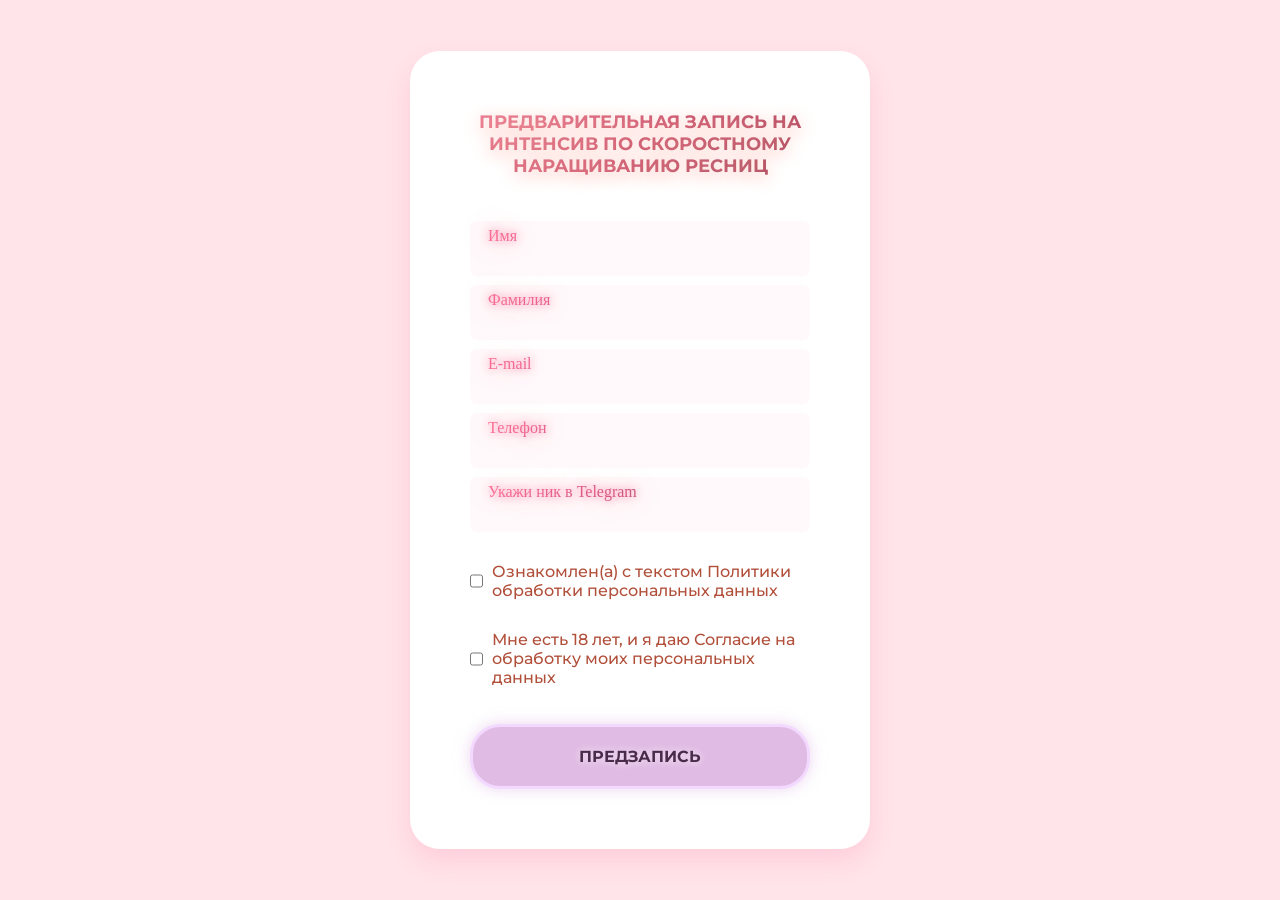
<file: pre_recording.html>
<!DOCTYPE html>
<html lang="ru">
<head>
    <meta charset="UTF-8">
    <meta name="viewport" content="width=device-width, initial-scale=1.0, viewport-fit=cover">

    <!-- Для iOS -->
    <meta name="apple-mobile-web-app-capable" content="yes">
    <meta name="apple-mobile-web-app-status-bar-style" content="black-translucent">
    
    <!-- Для Android -->
    <meta name="theme-color" content="#FFD9E2" media="(prefers-color-scheme: light)">
    <meta name="theme-color" content="#FFD9E2" media="(prefers-color-scheme: dark)">

    <title>Онлайн-интенсив по наращиванию ресниц</title>

    <!-- Favicon -->
    <link rel="icon" type="image/png" href="./images/icons/favicon-96x96.png" sizes="96x96" />
    <link rel="icon" type="image/svg+xml" href="./images/icons/favicon.svg" />
    <link rel="shortcut icon" href="./images/icons/favicon.ico" />
    <link rel="apple-touch-icon" sizes="180x180" href="./images/icons/apple-touch-icon.png" />
    <link rel="manifest" href="./images/icons/site.webmanifest" />

    <link href='https://unpkg.com/boxicons@2.1.4/css/boxicons.min.css' rel='stylesheet'>
    
    <link rel="stylesheet" href="css/style.css">
    <link rel="stylesheet" href="css/media.css">
</head>
<body>
    <form class="form" id="pre-recording-form">
    
    <!-- Скрытое поле для тарифа -->
    <input type="hidden" name="tariff" id="tariff-field">
    
    <div class="form__container">
        <div class="form__tabs--recording">
            <h3 class="form__tabs-recording--title">
                Предварительная запись на интенсив по скоростному наращиванию ресниц
            </h3>
        </div>
            
        <div class="form__container--group">
            <div class="form__field">
                <label for="name" class="label">Имя</label>
                <input type="text" id="name" name="name" required>
            </div>

            <div class="form__field">
                <label for="surname" class="label">Фамилия</label>
                <input type="text" id="surname" name="surname" required>
            </div>

            <div class="form__field">
                <label for="email" class="label">E-mail</label>
                <input type="email" id="email" name="email" required>
            </div>

            <div class="form__field">
                <label for="telephone" class="label">Телефон</label>
                <input type="tel" id="telephone" name="telephone" required>
            </div>

            <div class="form__field">
                <label for="telegram-username" class="label">Укажи ник в Telegram</label>
                <input type="text" id="telegram-username" name="telegram_username" required>
            </div>

            <label for="policy-agreement" class="remembers__me">
                <input type="checkbox" id="policy-agreement" name="policy-agreement" required class="checkbox">
                Ознакомлен(а) с текстом Политики обработки персональных данных
            </label>

            <label for="age-agreement" class="remembers__me">
                <input type="checkbox" id="age-agreement" name="age-agreement" required class="checkbox">
                Мне есть 18 лет, и я даю Согласие на обработку моих персональных данных
            </label>
        </div>

        <button type="submit" class="btn__pre--recording" aria-label="pre_recording">Предзапись</button>
    </div>
</form>

<!-- Модалка -->
<div class="modal-overlay" id="success-modal" aria-hidden="true">
    <div class="modal" role="dialog" aria-modal="true" aria-labelledby="modal-title">
        <button class="modal__close" type="button" aria-label="Закрыть">×</button>

        <div class="form__success">
            <h3 class="form__success-title">Заявка принята ✅</h3>
            <p class="form__success-text">Перейдите в Telegram-бота и отправьте код подтверждения:</p>

            <div class="form__code-wrapper">
                <div class="form__code" id="confirm-code">000000</div>
                <a href="https://t.me/Lash_course_bot" target="_blank" class="form__bot-btn">Перейти в бота</a>
            </div>
        </div>
    </div>
</div>

<div id="result-container"></div>

<script src="js/script.js"></script>
<script src="js/modal.js"></script>
</body>
</html>
</file>
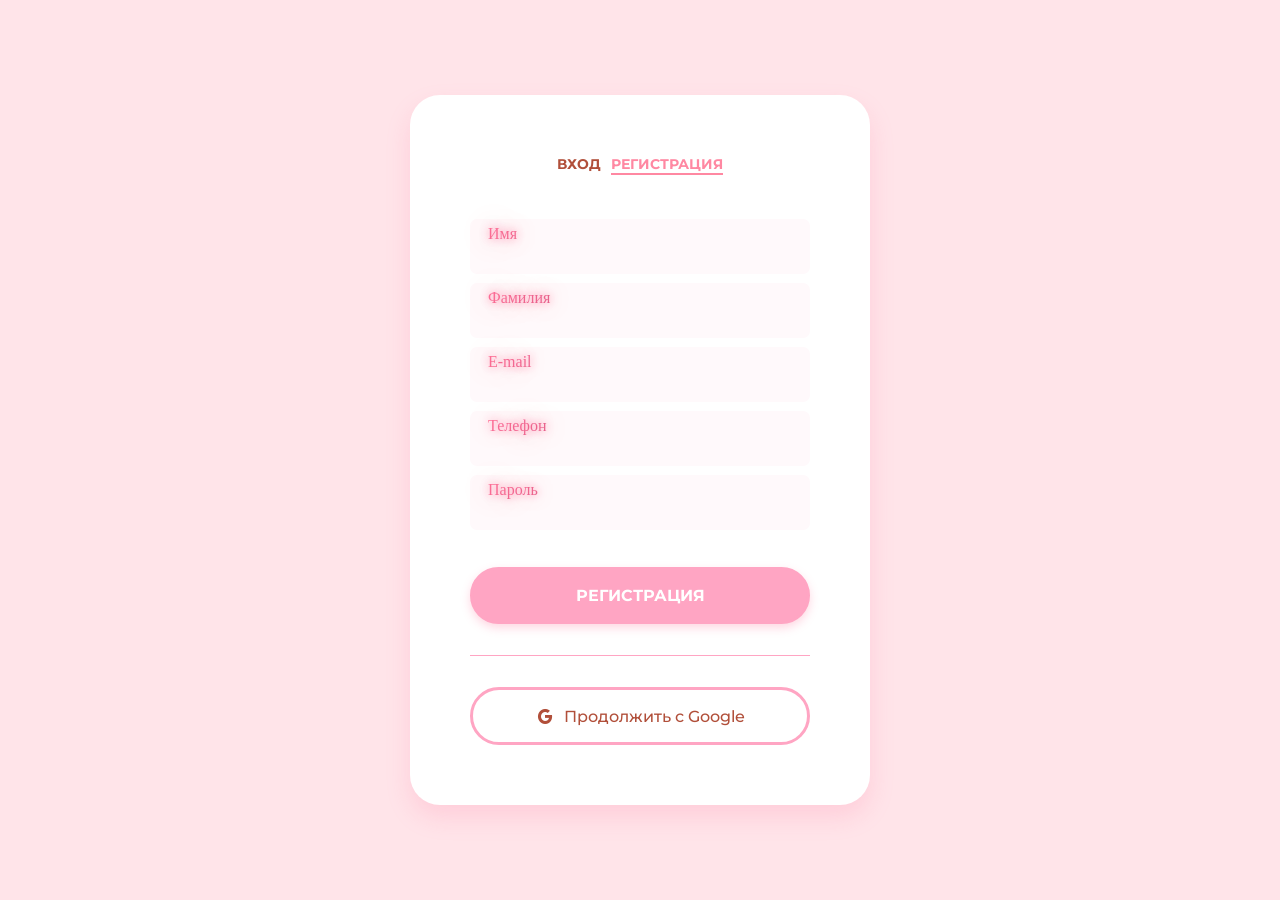
<file: registration.html>
<!DOCTYPE html>
<html lang="ru">
<head>
    <meta charset="UTF-8">
    <meta name="viewport" content="width=device-width, initial-scale=1.0, viewport-fit=cover">

    <!-- Для iOS -->
    <meta name="apple-mobile-web-app-capable" content="yes">
    <meta name="apple-mobile-web-app-status-bar-style" content="black-translucent">
    
    <!-- Для Android -->
    <meta name="theme-color" content="#4C3D74" media="(prefers-color-scheme: light)">
    <meta name="theme-color" content="#4C3D74" media="(prefers-color-scheme: dark)">

    <title>Онлайн-интенсив по наращиванию ресниц</title>

    <!-- Favicon -->
    <link rel="icon" type="image/png" href="./images/icons/favicon-96x96.png" sizes="96x96" />
    <link rel="icon" type="image/svg+xml" href="./images/icons/favicon.svg" />
    <link rel="shortcut icon" href="./images/icons/favicon.ico" />
    <link rel="apple-touch-icon" sizes="180x180" href="./images/icons/apple-touch-icon.png" />
    <link rel="manifest" href="./images/icons/site.webmanifest" />

    <link href='https://unpkg.com/boxicons@2.1.4/css/boxicons.min.css' rel='stylesheet'>
    
    <link rel="stylesheet" href="css/style.css">
    <link rel="stylesheet" href="css/media.css">
</head>
<body>
    <form action="/submit" class="form" method="POST" novalidate>
        <div class="form__container">

            <div class="form__tabs">
                <a href="login.html" class="form__tab">Вход</a>
                <a href="registration.html" class="form__tab form__tab--active">Регистрация</a>
            </div>
                
            <div class="form__container--group">

                <div class="form__field">
                    <label for="name" class="label">Имя</label>
                    <input type="text" id="name" name="name" required>
                </div>

                <div class="form__field">
                    <label for="surname" class="label">Фамилия</label>
                    <input type="text" id="surname" name="surname" required>
                </div>

                <div class="form__field">
                    <label for="email" class="label">E-mail</label>
                    <input type="email" id="email" name="email" required>
                </div>

                <div class="form__field">
                    <label for="telephone" class="label">Телефон</label>
                    <input type="tel" id="telephone" name="telephone" required>
                </div>

                <div class="form__field">
                    <label for="password" class="label">Пароль</label>
                    <input type="password" id="password" name="password" required>
                </div>
            </div>

            <button type="submit" class="btn__register">Регистрация</button>

            <hr class="hr">

            <a href="#" class="btn__continue"><i class='bx bxl-google'></i>Продолжить с Google</a>
        </div>
    </form>
</body>
</html>
</file>
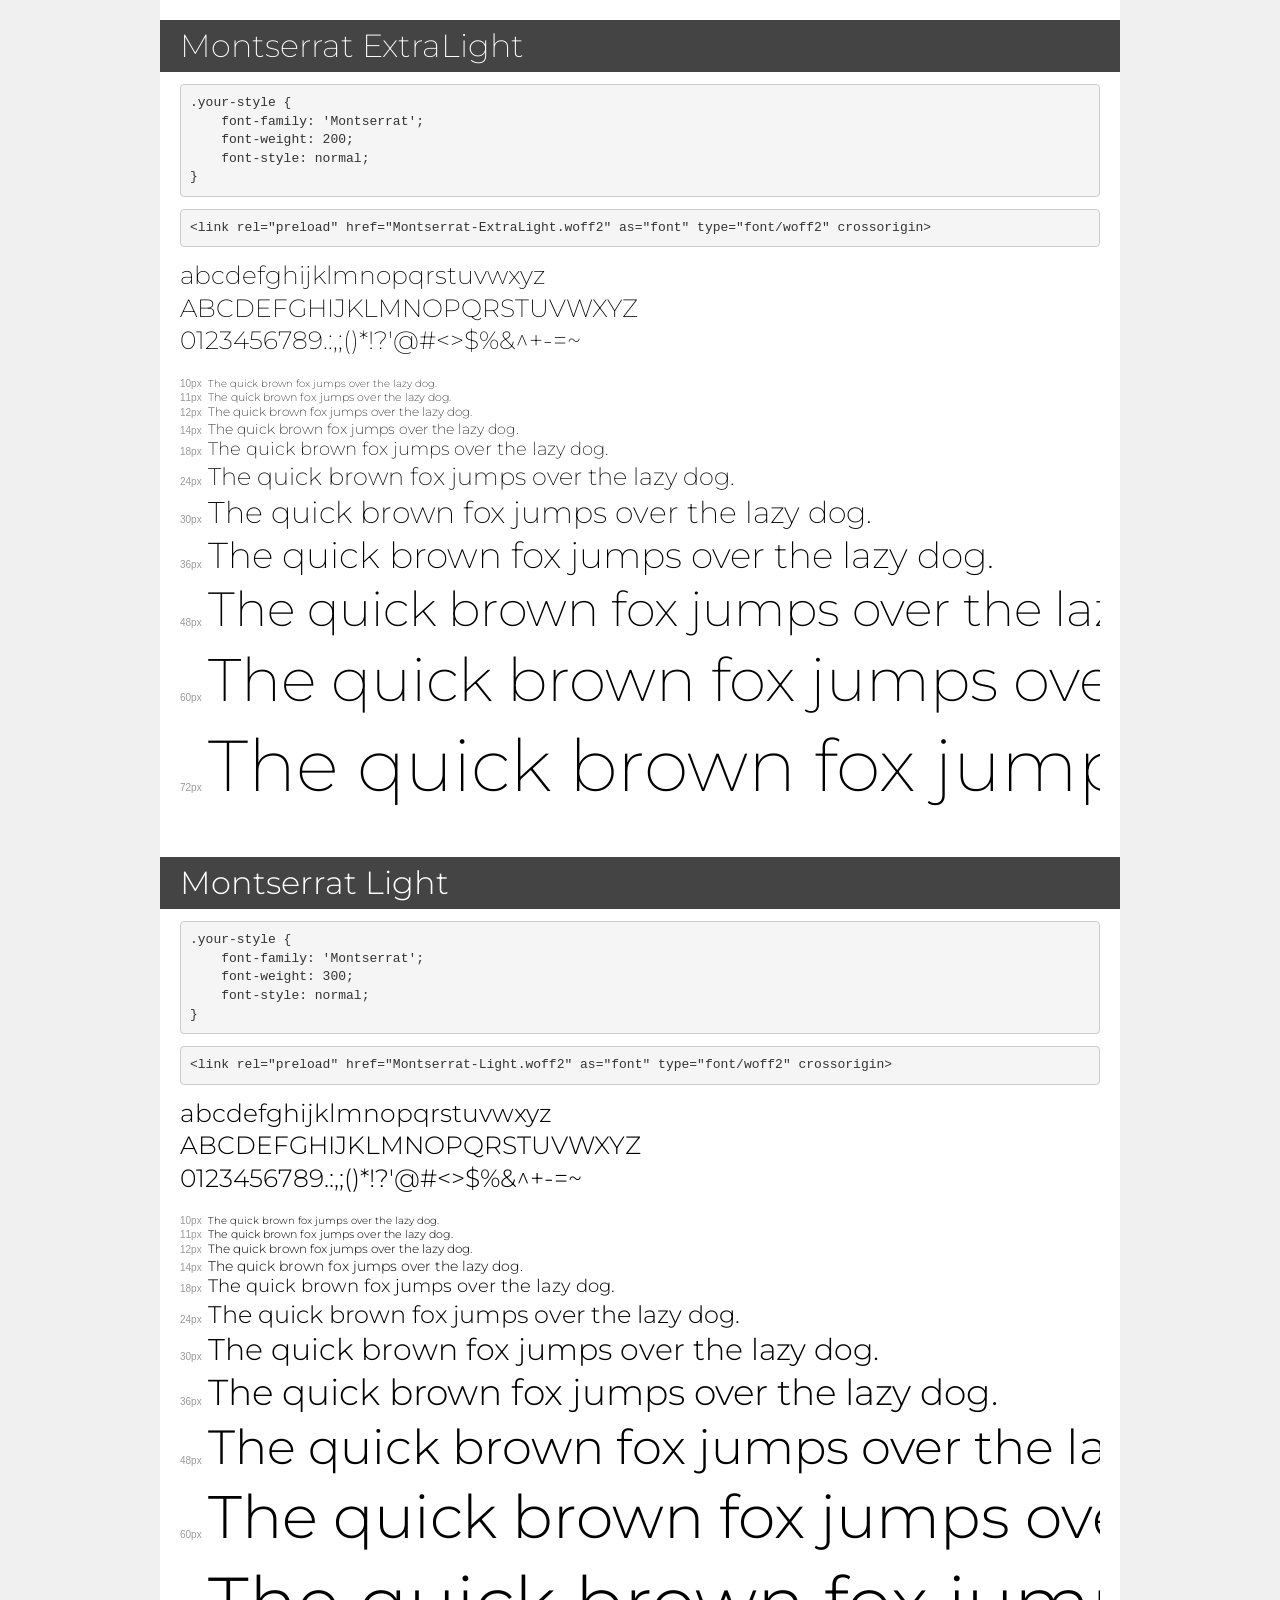
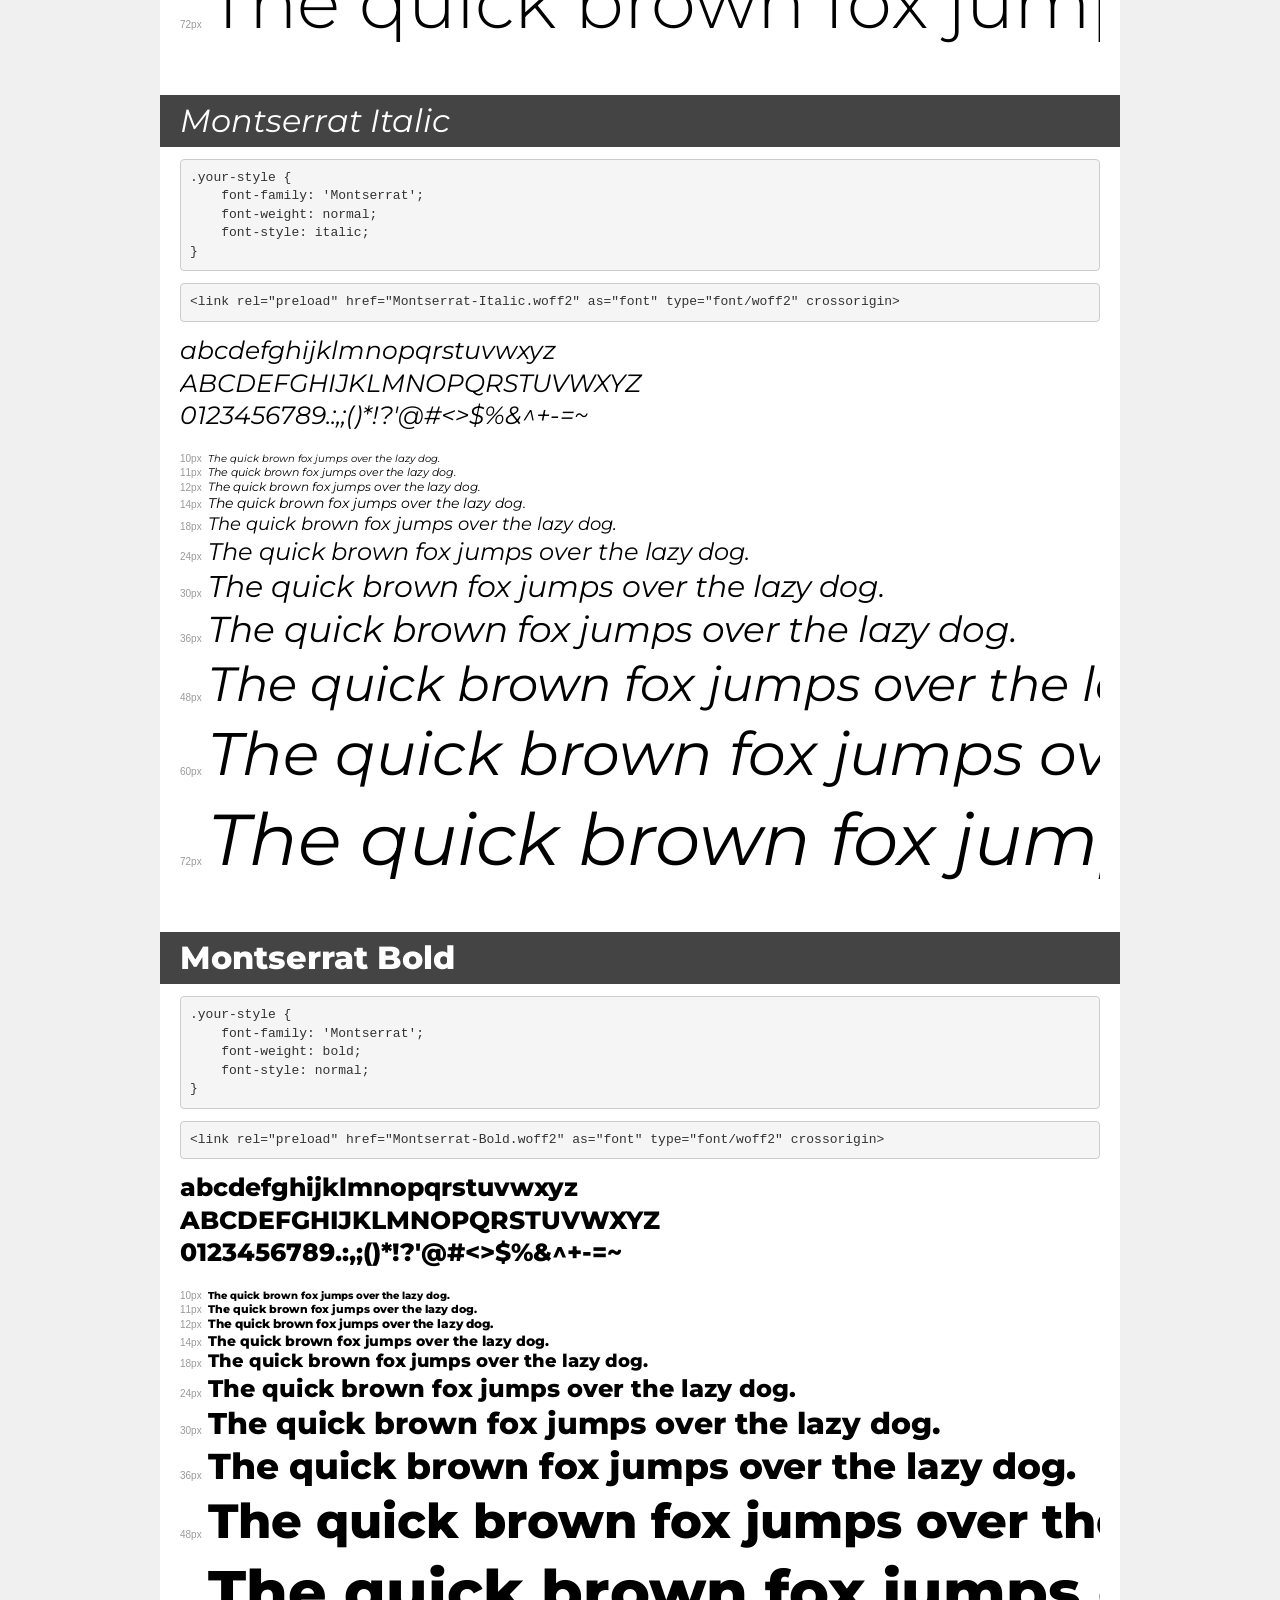
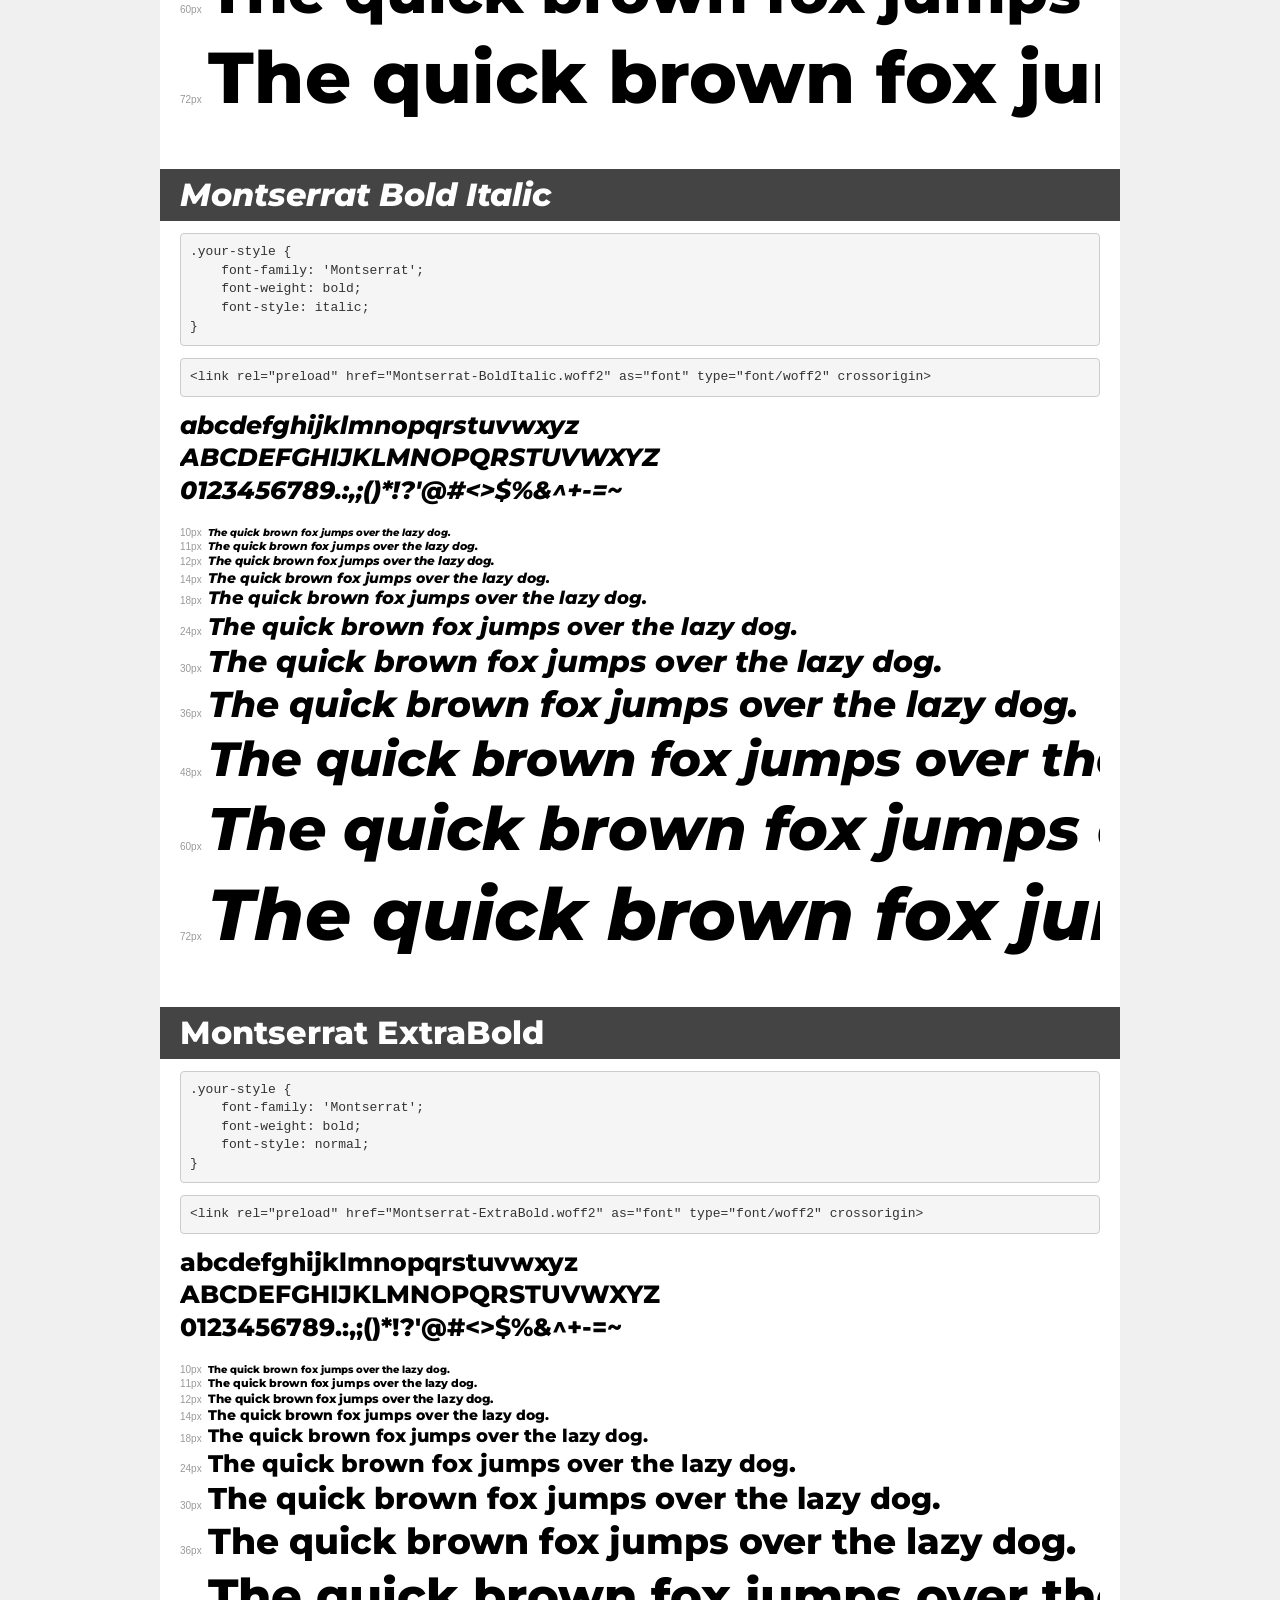
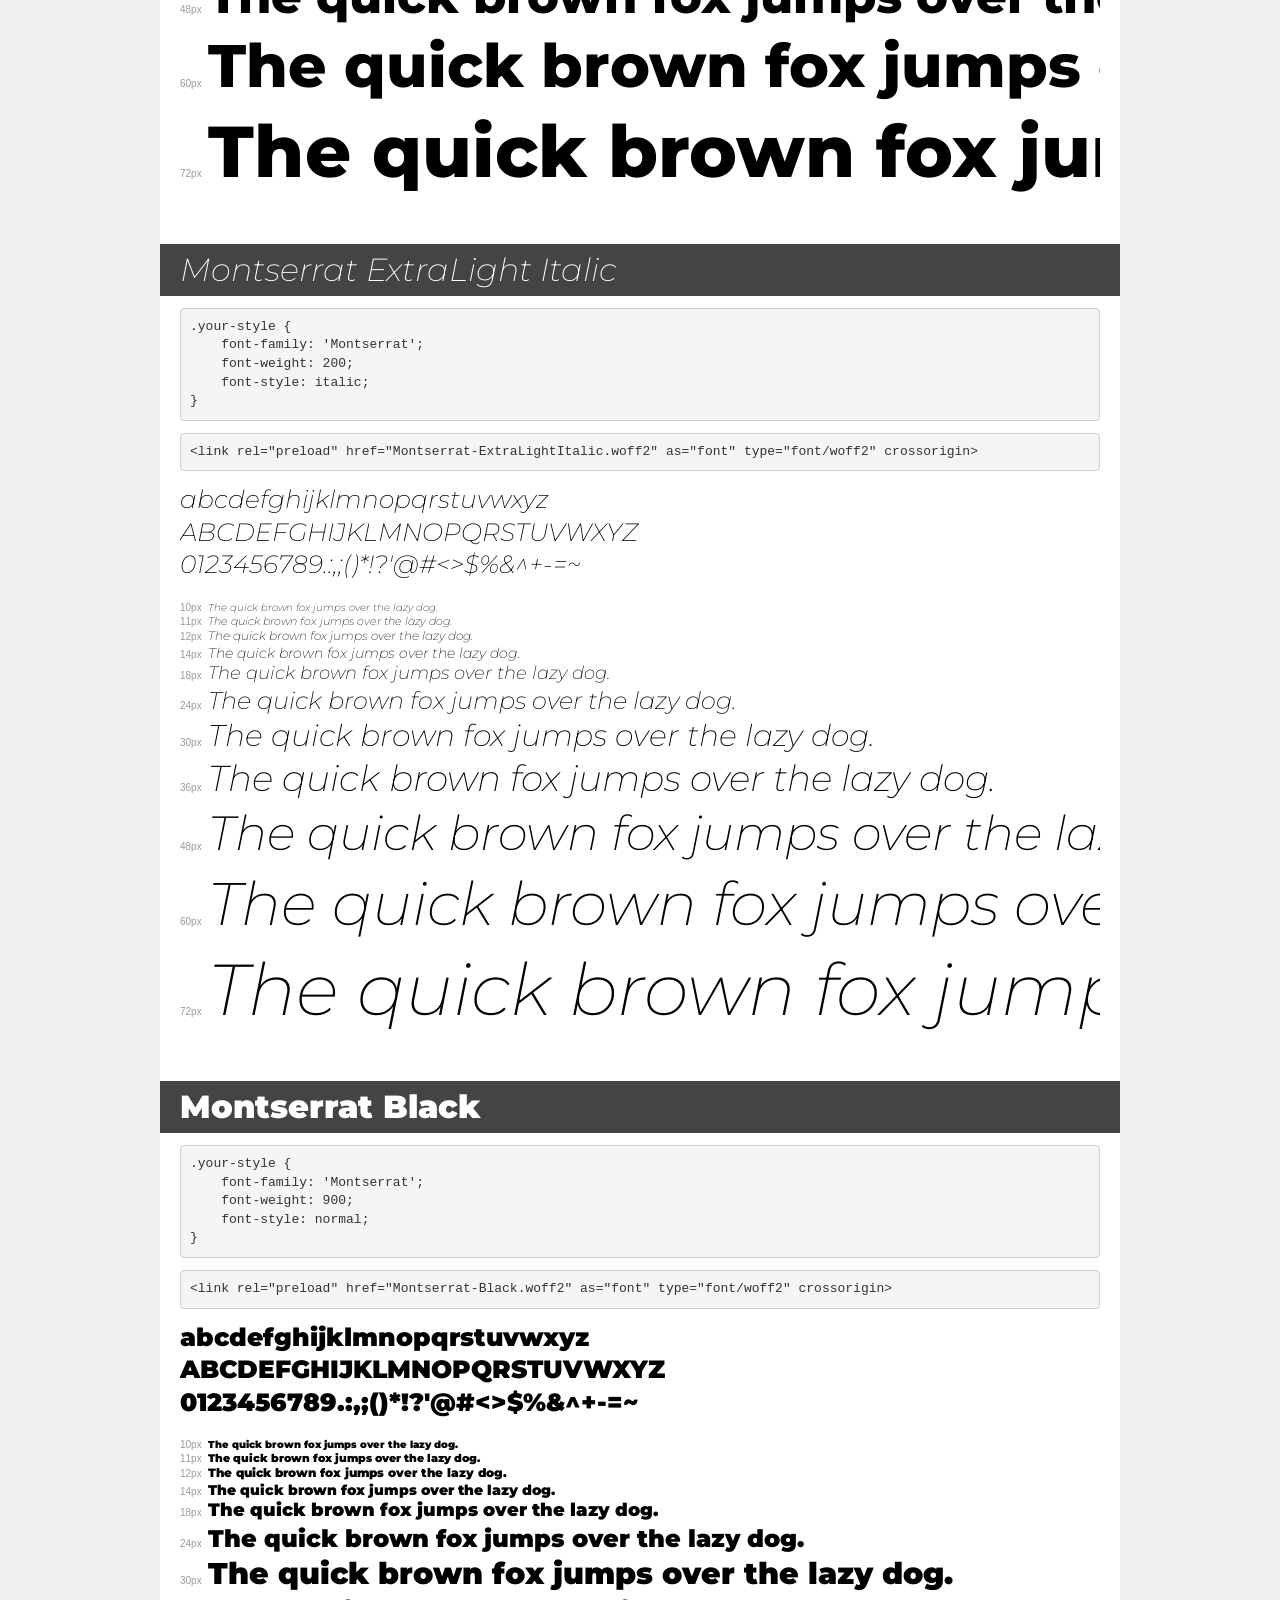
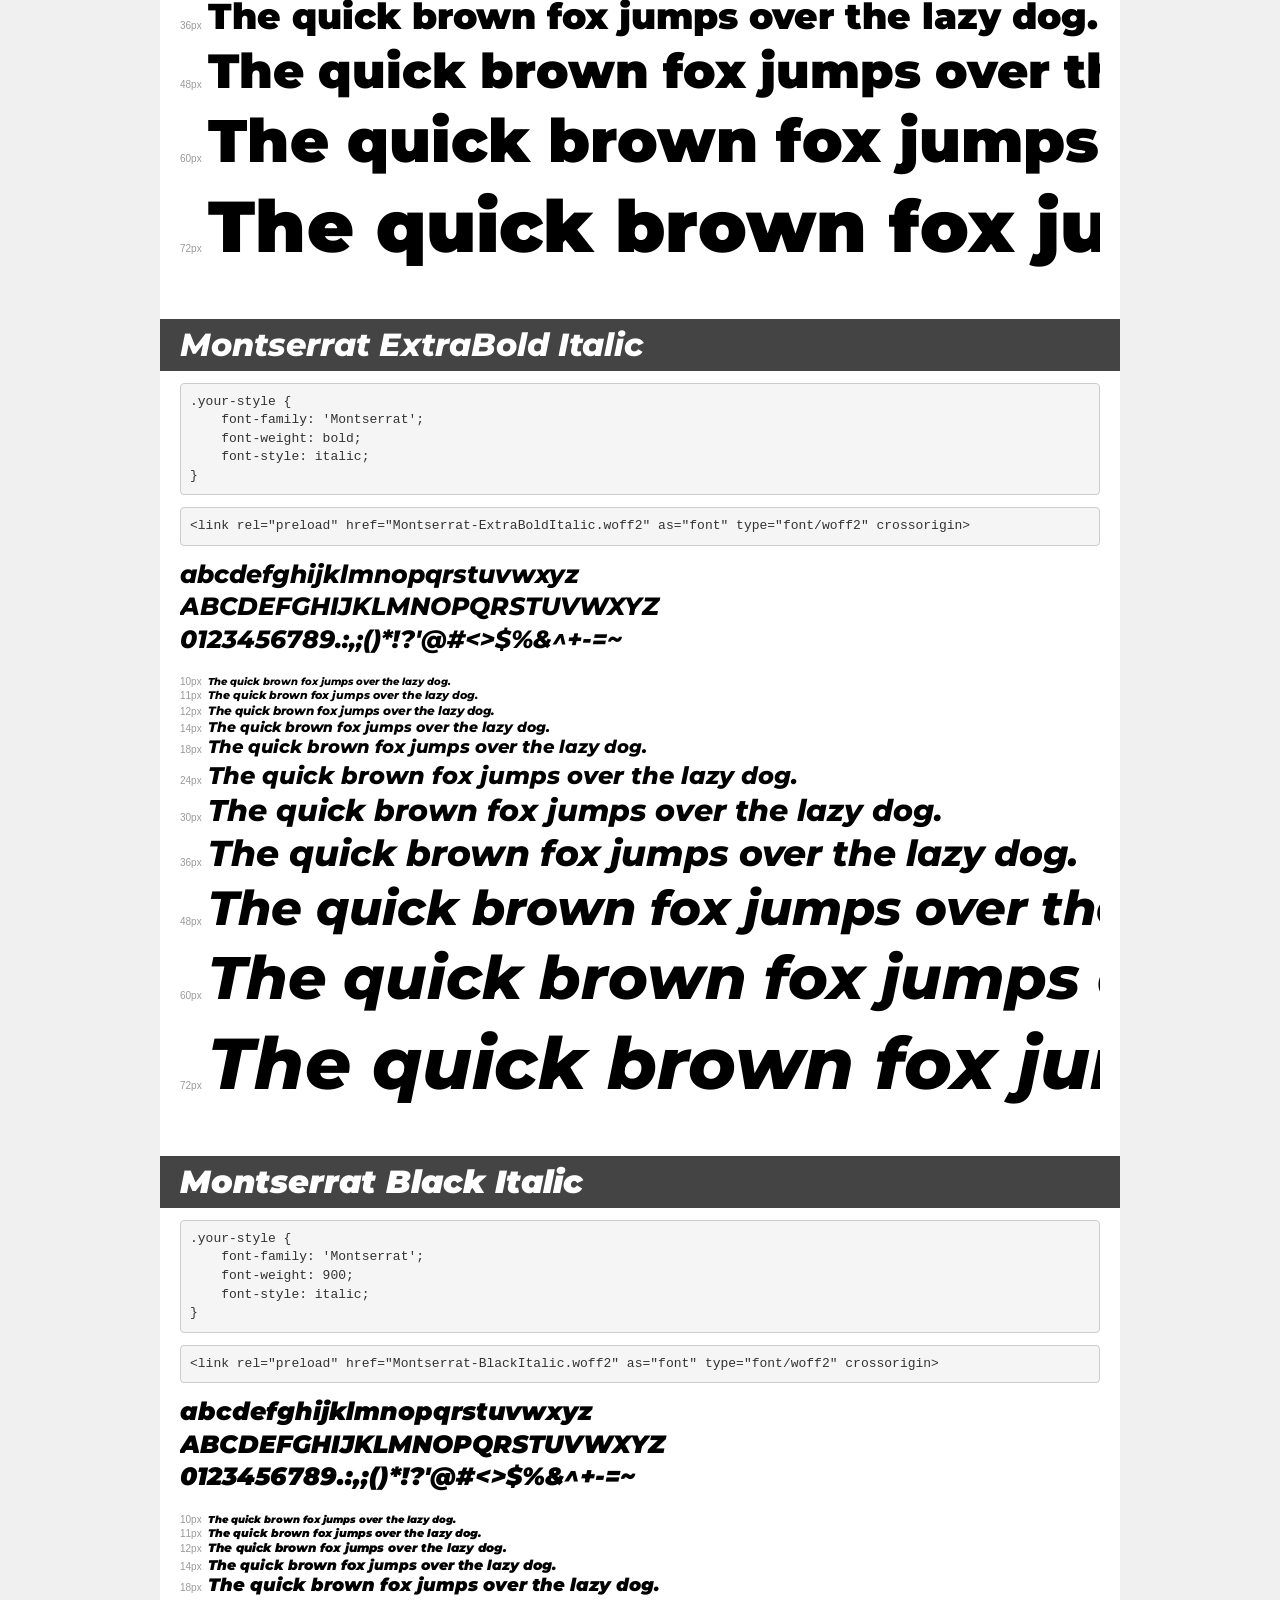
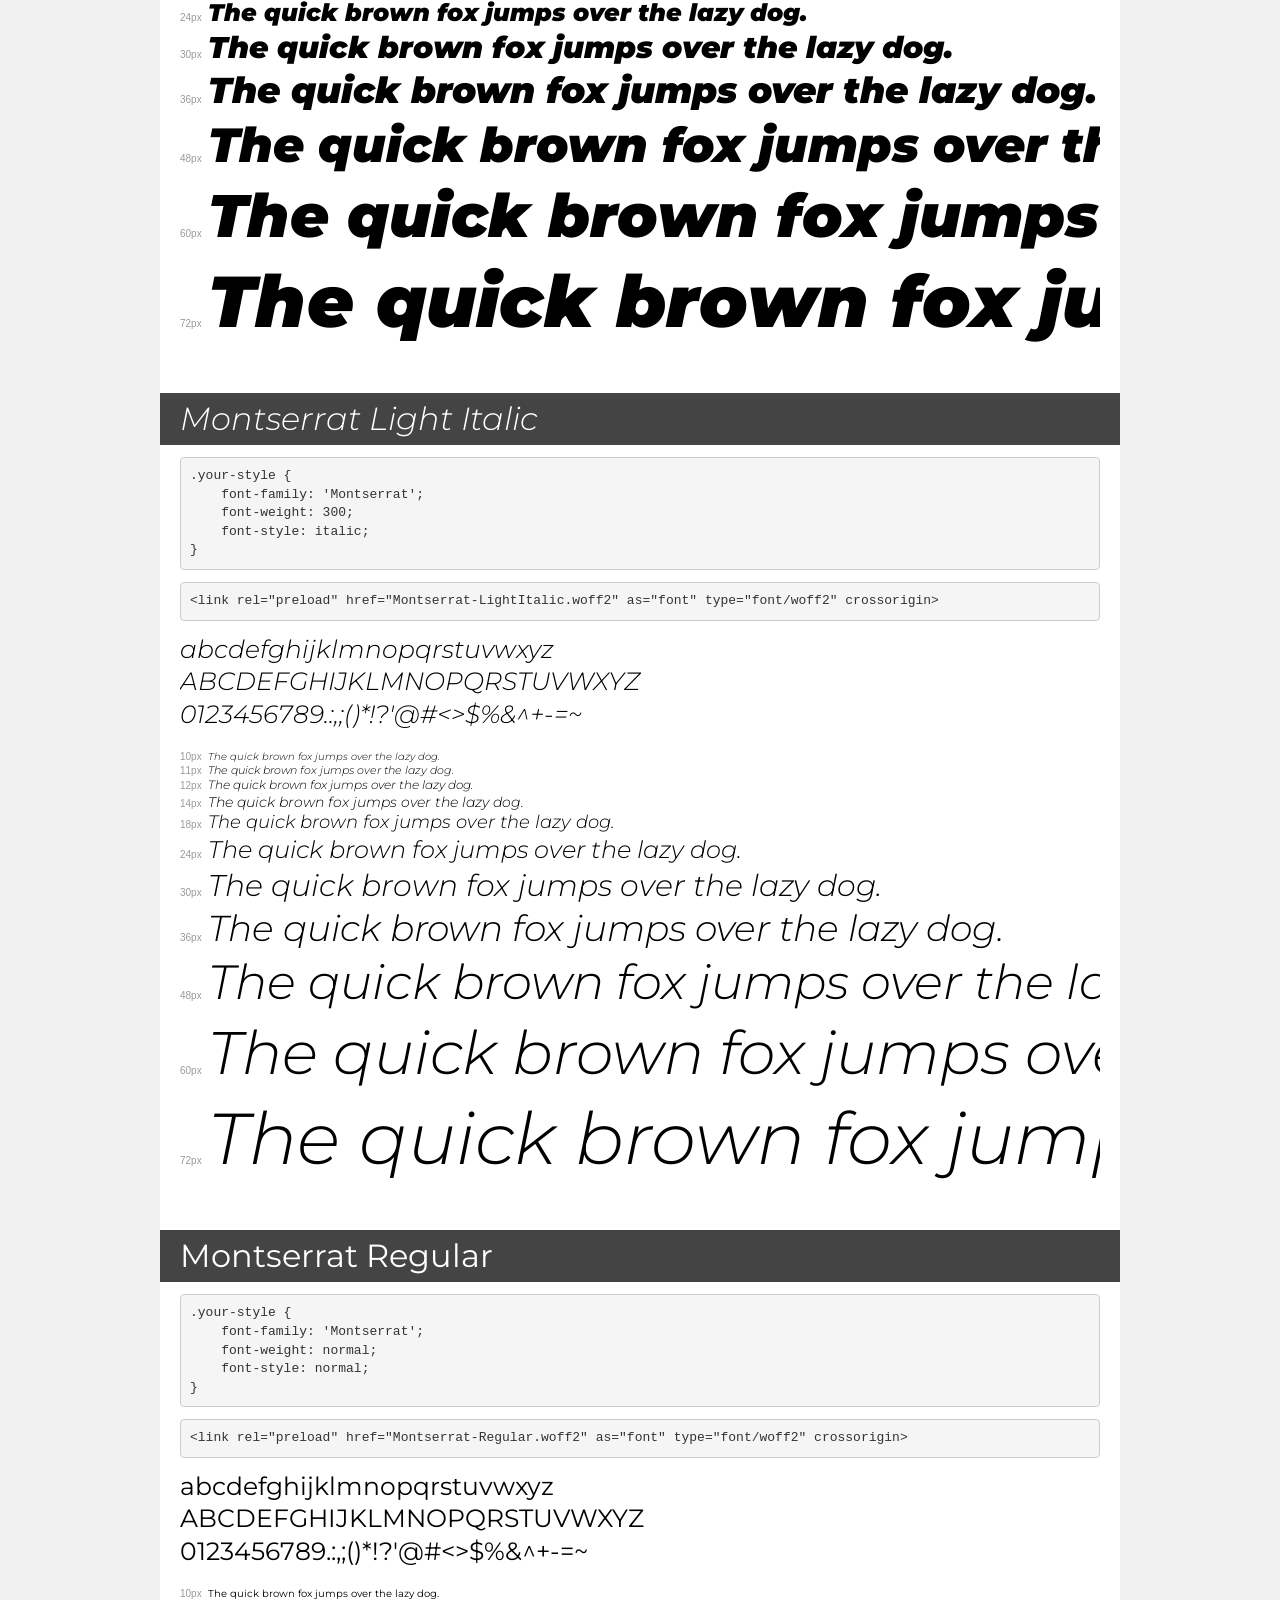
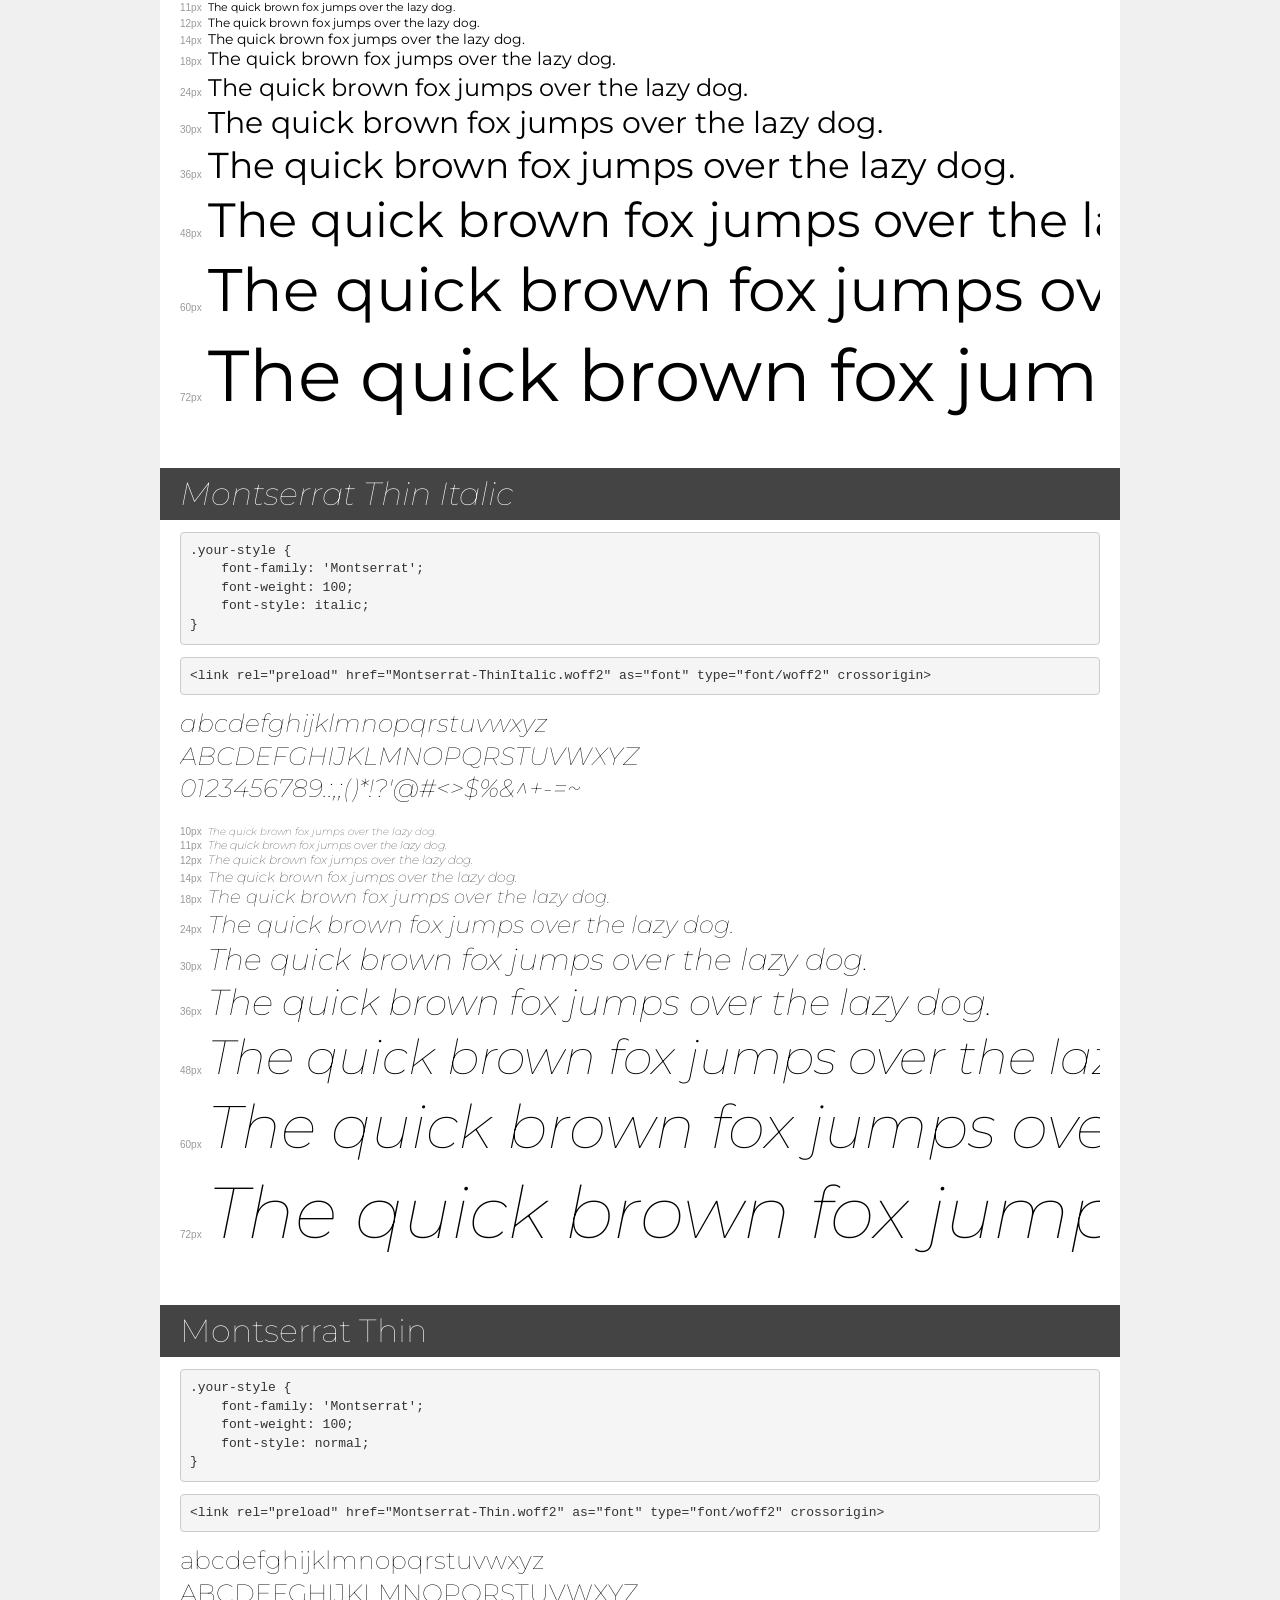
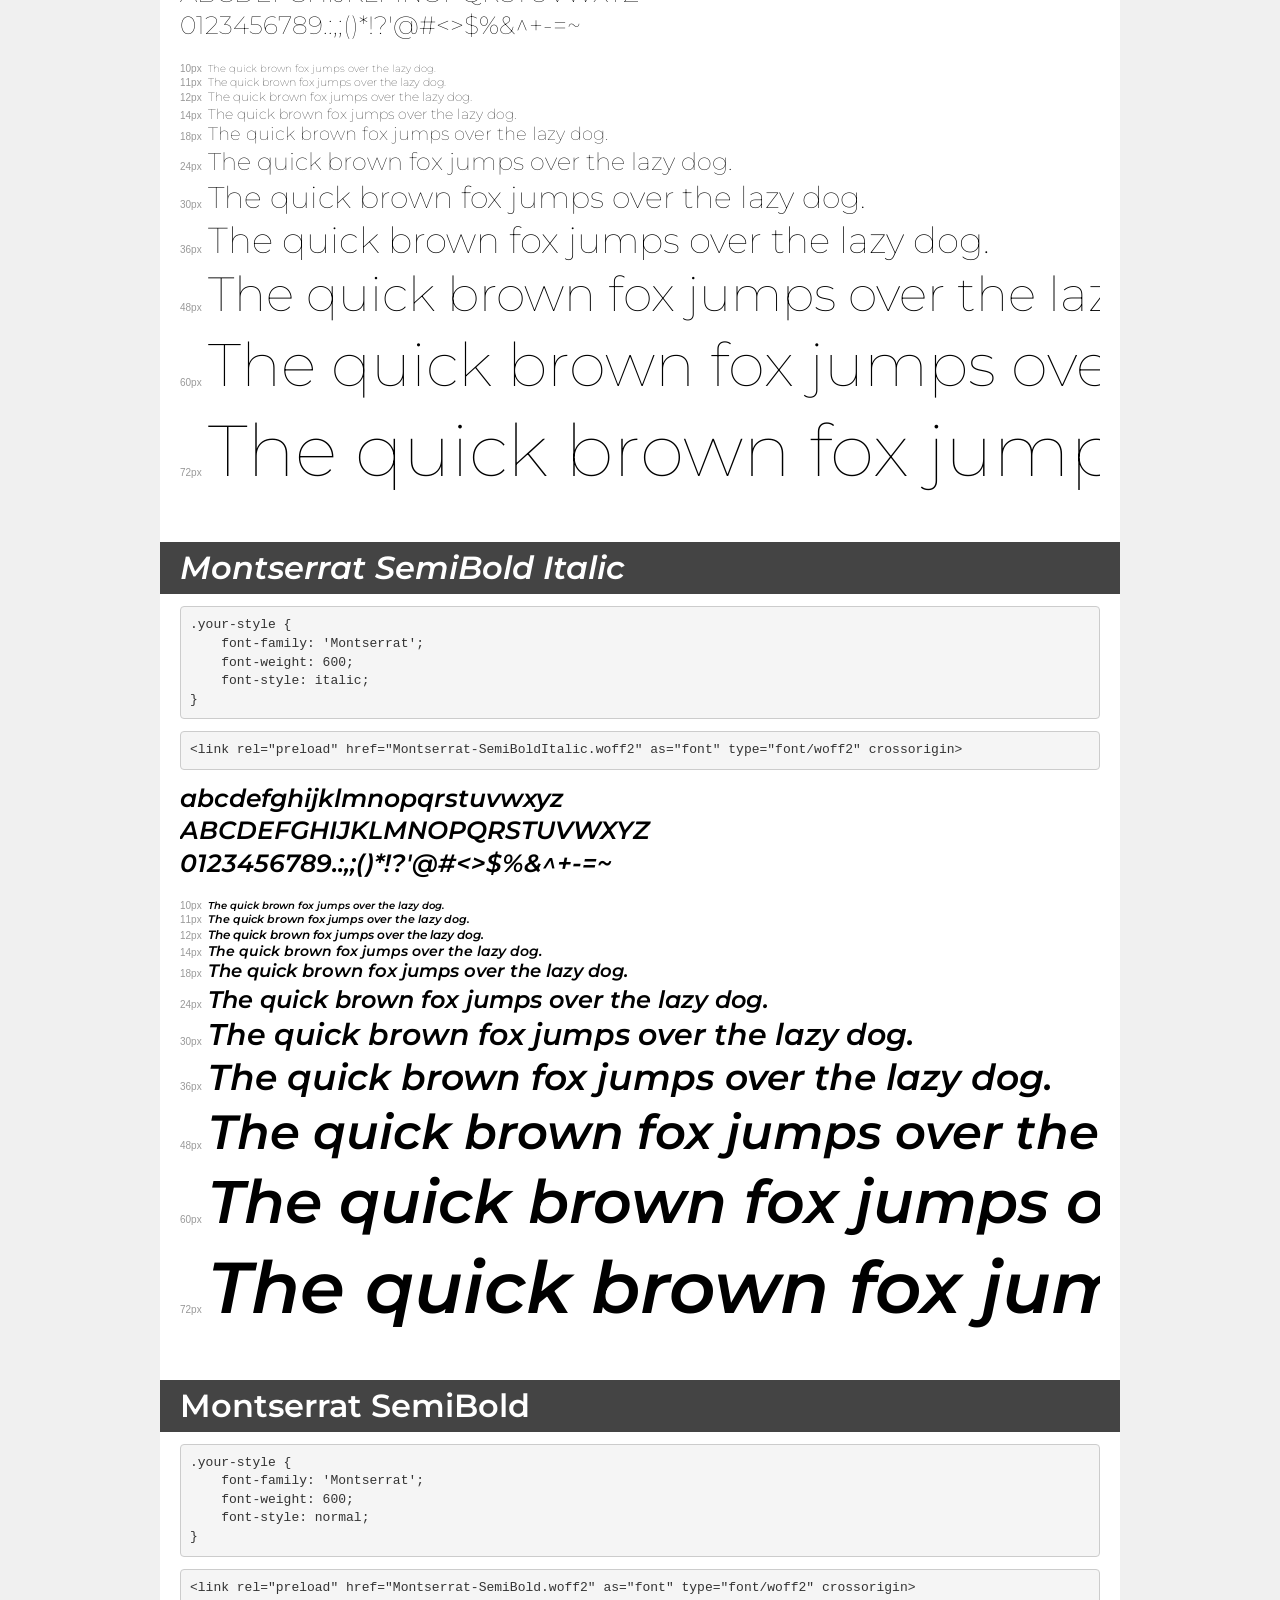
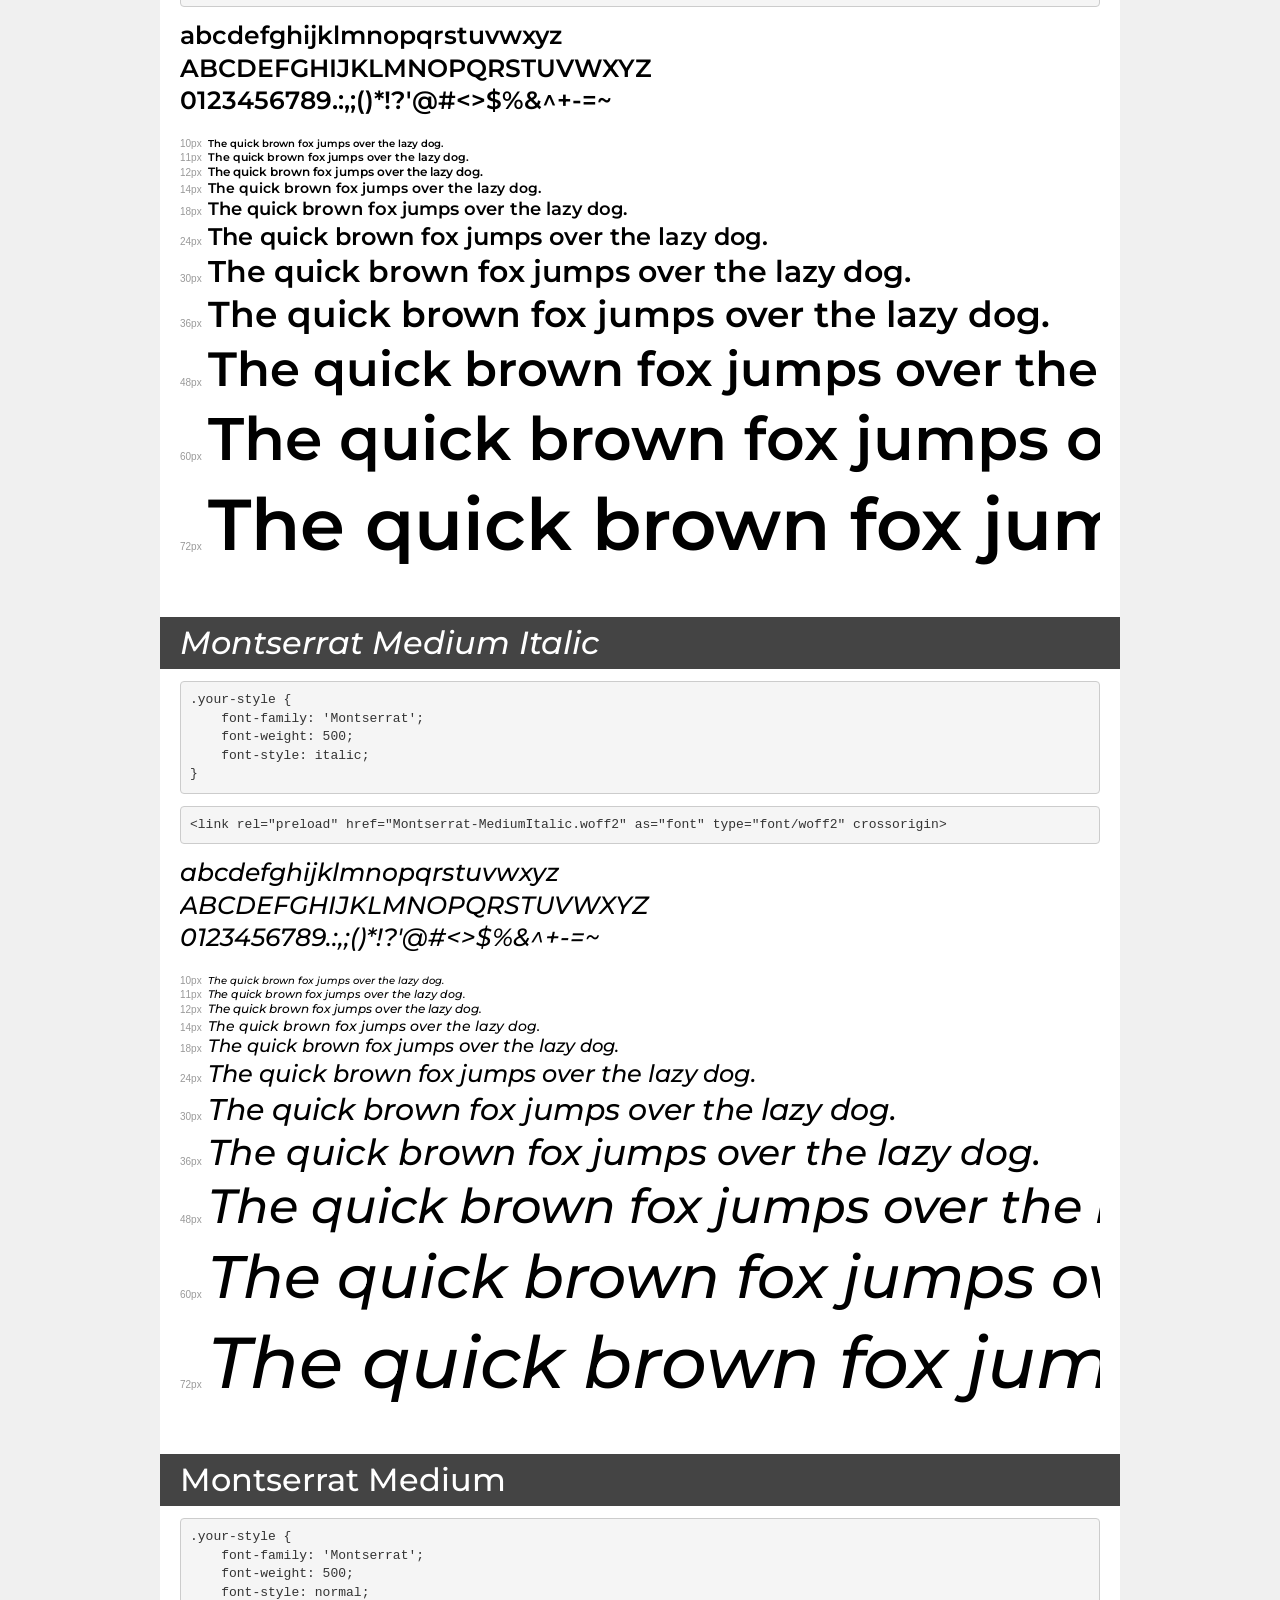
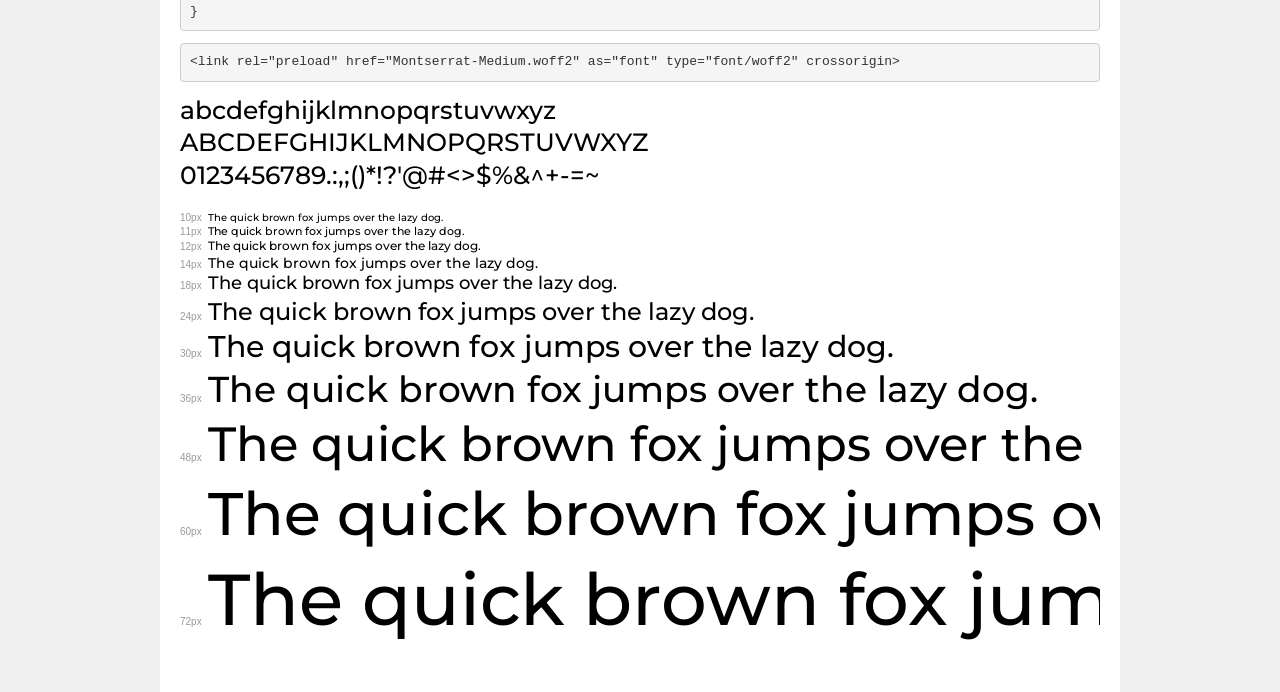
<file: fonts/Montserrat/demo.html>
<!DOCTYPE html>
<html lang="en">
<head>
    <meta charset="utf-8">
    <meta http-equiv="X-UA-Compatible" content="IE=edge">
    <meta name="viewport" content="width=device-width, initial-scale=1">
    <meta name="robots" content="noindex, noarchive">
    <meta name="format-detection" content="telephone=no">
    <title>Transfonter demo</title>
    <link href="stylesheet.css" rel="stylesheet">
    <style>
        /*
        http://meyerweb.com/eric/tools/css/reset/
        v2.0 | 20110126
        License: none (public domain)
        */
        html, body, div, span, applet, object, iframe,
        h1, h2, h3, h4, h5, h6, p, blockquote, pre,
        a, abbr, acronym, address, big, cite, code,
        del, dfn, em, img, ins, kbd, q, s, samp,
        small, strike, strong, sub, sup, tt, var,
        b, u, i, center,
        dl, dt, dd, ol, ul, li,
        fieldset, form, label, legend,
        table, caption, tbody, tfoot, thead, tr, th, td,
        article, aside, canvas, details, embed,
        figure, figcaption, footer, header, hgroup,
        menu, nav, output, ruby, section, summary,
        time, mark, audio, video {
            margin: 0;
            padding: 0;
            border: 0;
            font-size: 100%;
            font: inherit;
            vertical-align: baseline;
        }
        /* HTML5 display-role reset for older browsers */
        article, aside, details, figcaption, figure,
        footer, header, hgroup, menu, nav, section {
            display: block;
        }
        body {
            line-height: 1;
        }
        ol, ul {
            list-style: none;
        }
        blockquote, q {
            quotes: none;
        }
        blockquote:before, blockquote:after,
        q:before, q:after {
            content: '';
            content: none;
        }
        table {
            border-collapse: collapse;
            border-spacing: 0;
        }
        /* demo styles */
        body {
            background: #f0f0f0;
            color: #000;
        }
        .page {
            background: #fff;
            width: 920px;
            margin: 0 auto;
            padding: 20px 20px 0 20px;
            overflow: hidden;
        }
        .font-container {
            overflow-x: auto;
            overflow-y: hidden;
            margin-bottom: 40px;
            line-height: 1.3;
            white-space: nowrap;
            padding-bottom: 5px;
        }
        h1 {
            position: relative;
            background: #444;
            font-size: 32px;
            color: #fff;
            padding: 10px 20px;
            margin: 0 -20px 12px -20px;
        }
        .letters {
            font-size: 25px;
            margin-bottom: 20px;
        }
        .s10:before {
            content: '10px';
        }
        .s11:before {
            content: '11px';
        }
        .s12:before {
            content: '12px';
        }
        .s14:before {
            content: '14px';
        }
        .s18:before {
            content: '18px';
        }
        .s24:before {
            content: '24px';
        }
        .s30:before {
            content: '30px';
        }
        .s36:before {
            content: '36px';
        }
        .s48:before {
            content: '48px';
        }
        .s60:before {
            content: '60px';
        }
        .s72:before {
            content: '72px';
        }
        .s10:before, .s11:before, .s12:before, .s14:before,
        .s18:before, .s24:before, .s30:before, .s36:before,
        .s48:before, .s60:before, .s72:before {
            font-family: Arial, sans-serif;
            font-size: 10px;
            font-weight: normal;
            font-style: normal;
            color: #999;
            padding-right: 6px;
        }
        pre {
            display: block;
            padding: 9px;
            margin: 0 0 12px;
            font-family: Monaco, Menlo, Consolas, "Courier New", monospace;
            font-size: 13px;
            line-height: 1.428571429;
            color: #333;
            font-weight: normal;
            font-style: normal;
            background-color: #f5f5f5;
            border: 1px solid #ccc;
            overflow-x: auto;
            border-radius: 4px;
        }
        /* responsive */
        @media (max-width: 959px) {
            .page {
                width: auto;
                margin: 0;
            }
        }
    </style>
</head>
<body>
<div class="page">
    <div class="demo">
        <h1 style="font-family: 'Montserrat'; font-weight: 200; font-style: normal;">Montserrat ExtraLight</h1>
        <pre title="Usage">.your-style {
    font-family: 'Montserrat';
    font-weight: 200;
    font-style: normal;
}</pre>
        <pre title="Preload (optional)">
&lt;link rel=&quot;preload&quot; href=&quot;Montserrat-ExtraLight.woff2&quot; as=&quot;font&quot; type=&quot;font/woff2&quot; crossorigin&gt;</pre>
        <div class="font-container" style="font-family: 'Montserrat'; font-weight: 200; font-style: normal;">
            <p class="letters">
                abcdefghijklmnopqrstuvwxyz<br>
ABCDEFGHIJKLMNOPQRSTUVWXYZ<br>
                0123456789.:,;()*!?'@#&lt;&gt;$%&^+-=~
            </p>
            <p class="s10" style="font-size: 10px;">The quick brown fox jumps over the lazy dog.</p>
            <p class="s11" style="font-size: 11px;">The quick brown fox jumps over the lazy dog.</p>
            <p class="s12" style="font-size: 12px;">The quick brown fox jumps over the lazy dog.</p>
            <p class="s14" style="font-size: 14px;">The quick brown fox jumps over the lazy dog.</p>
            <p class="s18" style="font-size: 18px;">The quick brown fox jumps over the lazy dog.</p>
            <p class="s24" style="font-size: 24px;">The quick brown fox jumps over the lazy dog.</p>
            <p class="s30" style="font-size: 30px;">The quick brown fox jumps over the lazy dog.</p>
            <p class="s36" style="font-size: 36px;">The quick brown fox jumps over the lazy dog.</p>
            <p class="s48" style="font-size: 48px;">The quick brown fox jumps over the lazy dog.</p>
            <p class="s60" style="font-size: 60px;">The quick brown fox jumps over the lazy dog.</p>
            <p class="s72" style="font-size: 72px;">The quick brown fox jumps over the lazy dog.</p>
        </div>
    </div>

    <div class="demo">
        <h1 style="font-family: 'Montserrat'; font-weight: 300; font-style: normal;">Montserrat Light</h1>
        <pre title="Usage">.your-style {
    font-family: 'Montserrat';
    font-weight: 300;
    font-style: normal;
}</pre>
        <pre title="Preload (optional)">
&lt;link rel=&quot;preload&quot; href=&quot;Montserrat-Light.woff2&quot; as=&quot;font&quot; type=&quot;font/woff2&quot; crossorigin&gt;</pre>
        <div class="font-container" style="font-family: 'Montserrat'; font-weight: 300; font-style: normal;">
            <p class="letters">
                abcdefghijklmnopqrstuvwxyz<br>
ABCDEFGHIJKLMNOPQRSTUVWXYZ<br>
                0123456789.:,;()*!?'@#&lt;&gt;$%&^+-=~
            </p>
            <p class="s10" style="font-size: 10px;">The quick brown fox jumps over the lazy dog.</p>
            <p class="s11" style="font-size: 11px;">The quick brown fox jumps over the lazy dog.</p>
            <p class="s12" style="font-size: 12px;">The quick brown fox jumps over the lazy dog.</p>
            <p class="s14" style="font-size: 14px;">The quick brown fox jumps over the lazy dog.</p>
            <p class="s18" style="font-size: 18px;">The quick brown fox jumps over the lazy dog.</p>
            <p class="s24" style="font-size: 24px;">The quick brown fox jumps over the lazy dog.</p>
            <p class="s30" style="font-size: 30px;">The quick brown fox jumps over the lazy dog.</p>
            <p class="s36" style="font-size: 36px;">The quick brown fox jumps over the lazy dog.</p>
            <p class="s48" style="font-size: 48px;">The quick brown fox jumps over the lazy dog.</p>
            <p class="s60" style="font-size: 60px;">The quick brown fox jumps over the lazy dog.</p>
            <p class="s72" style="font-size: 72px;">The quick brown fox jumps over the lazy dog.</p>
        </div>
    </div>

    <div class="demo">
        <h1 style="font-family: 'Montserrat'; font-weight: normal; font-style: italic;">Montserrat Italic</h1>
        <pre title="Usage">.your-style {
    font-family: 'Montserrat';
    font-weight: normal;
    font-style: italic;
}</pre>
        <pre title="Preload (optional)">
&lt;link rel=&quot;preload&quot; href=&quot;Montserrat-Italic.woff2&quot; as=&quot;font&quot; type=&quot;font/woff2&quot; crossorigin&gt;</pre>
        <div class="font-container" style="font-family: 'Montserrat'; font-weight: normal; font-style: italic;">
            <p class="letters">
                abcdefghijklmnopqrstuvwxyz<br>
ABCDEFGHIJKLMNOPQRSTUVWXYZ<br>
                0123456789.:,;()*!?'@#&lt;&gt;$%&^+-=~
            </p>
            <p class="s10" style="font-size: 10px;">The quick brown fox jumps over the lazy dog.</p>
            <p class="s11" style="font-size: 11px;">The quick brown fox jumps over the lazy dog.</p>
            <p class="s12" style="font-size: 12px;">The quick brown fox jumps over the lazy dog.</p>
            <p class="s14" style="font-size: 14px;">The quick brown fox jumps over the lazy dog.</p>
            <p class="s18" style="font-size: 18px;">The quick brown fox jumps over the lazy dog.</p>
            <p class="s24" style="font-size: 24px;">The quick brown fox jumps over the lazy dog.</p>
            <p class="s30" style="font-size: 30px;">The quick brown fox jumps over the lazy dog.</p>
            <p class="s36" style="font-size: 36px;">The quick brown fox jumps over the lazy dog.</p>
            <p class="s48" style="font-size: 48px;">The quick brown fox jumps over the lazy dog.</p>
            <p class="s60" style="font-size: 60px;">The quick brown fox jumps over the lazy dog.</p>
            <p class="s72" style="font-size: 72px;">The quick brown fox jumps over the lazy dog.</p>
        </div>
    </div>

    <div class="demo">
        <h1 style="font-family: 'Montserrat'; font-weight: bold; font-style: normal;">Montserrat Bold</h1>
        <pre title="Usage">.your-style {
    font-family: 'Montserrat';
    font-weight: bold;
    font-style: normal;
}</pre>
        <pre title="Preload (optional)">
&lt;link rel=&quot;preload&quot; href=&quot;Montserrat-Bold.woff2&quot; as=&quot;font&quot; type=&quot;font/woff2&quot; crossorigin&gt;</pre>
        <div class="font-container" style="font-family: 'Montserrat'; font-weight: bold; font-style: normal;">
            <p class="letters">
                abcdefghijklmnopqrstuvwxyz<br>
ABCDEFGHIJKLMNOPQRSTUVWXYZ<br>
                0123456789.:,;()*!?'@#&lt;&gt;$%&^+-=~
            </p>
            <p class="s10" style="font-size: 10px;">The quick brown fox jumps over the lazy dog.</p>
            <p class="s11" style="font-size: 11px;">The quick brown fox jumps over the lazy dog.</p>
            <p class="s12" style="font-size: 12px;">The quick brown fox jumps over the lazy dog.</p>
            <p class="s14" style="font-size: 14px;">The quick brown fox jumps over the lazy dog.</p>
            <p class="s18" style="font-size: 18px;">The quick brown fox jumps over the lazy dog.</p>
            <p class="s24" style="font-size: 24px;">The quick brown fox jumps over the lazy dog.</p>
            <p class="s30" style="font-size: 30px;">The quick brown fox jumps over the lazy dog.</p>
            <p class="s36" style="font-size: 36px;">The quick brown fox jumps over the lazy dog.</p>
            <p class="s48" style="font-size: 48px;">The quick brown fox jumps over the lazy dog.</p>
            <p class="s60" style="font-size: 60px;">The quick brown fox jumps over the lazy dog.</p>
            <p class="s72" style="font-size: 72px;">The quick brown fox jumps over the lazy dog.</p>
        </div>
    </div>

    <div class="demo">
        <h1 style="font-family: 'Montserrat'; font-weight: bold; font-style: italic;">Montserrat Bold Italic</h1>
        <pre title="Usage">.your-style {
    font-family: 'Montserrat';
    font-weight: bold;
    font-style: italic;
}</pre>
        <pre title="Preload (optional)">
&lt;link rel=&quot;preload&quot; href=&quot;Montserrat-BoldItalic.woff2&quot; as=&quot;font&quot; type=&quot;font/woff2&quot; crossorigin&gt;</pre>
        <div class="font-container" style="font-family: 'Montserrat'; font-weight: bold; font-style: italic;">
            <p class="letters">
                abcdefghijklmnopqrstuvwxyz<br>
ABCDEFGHIJKLMNOPQRSTUVWXYZ<br>
                0123456789.:,;()*!?'@#&lt;&gt;$%&^+-=~
            </p>
            <p class="s10" style="font-size: 10px;">The quick brown fox jumps over the lazy dog.</p>
            <p class="s11" style="font-size: 11px;">The quick brown fox jumps over the lazy dog.</p>
            <p class="s12" style="font-size: 12px;">The quick brown fox jumps over the lazy dog.</p>
            <p class="s14" style="font-size: 14px;">The quick brown fox jumps over the lazy dog.</p>
            <p class="s18" style="font-size: 18px;">The quick brown fox jumps over the lazy dog.</p>
            <p class="s24" style="font-size: 24px;">The quick brown fox jumps over the lazy dog.</p>
            <p class="s30" style="font-size: 30px;">The quick brown fox jumps over the lazy dog.</p>
            <p class="s36" style="font-size: 36px;">The quick brown fox jumps over the lazy dog.</p>
            <p class="s48" style="font-size: 48px;">The quick brown fox jumps over the lazy dog.</p>
            <p class="s60" style="font-size: 60px;">The quick brown fox jumps over the lazy dog.</p>
            <p class="s72" style="font-size: 72px;">The quick brown fox jumps over the lazy dog.</p>
        </div>
    </div>

    <div class="demo">
        <h1 style="font-family: 'Montserrat'; font-weight: bold; font-style: normal;">Montserrat ExtraBold</h1>
        <pre title="Usage">.your-style {
    font-family: 'Montserrat';
    font-weight: bold;
    font-style: normal;
}</pre>
        <pre title="Preload (optional)">
&lt;link rel=&quot;preload&quot; href=&quot;Montserrat-ExtraBold.woff2&quot; as=&quot;font&quot; type=&quot;font/woff2&quot; crossorigin&gt;</pre>
        <div class="font-container" style="font-family: 'Montserrat'; font-weight: bold; font-style: normal;">
            <p class="letters">
                abcdefghijklmnopqrstuvwxyz<br>
ABCDEFGHIJKLMNOPQRSTUVWXYZ<br>
                0123456789.:,;()*!?'@#&lt;&gt;$%&^+-=~
            </p>
            <p class="s10" style="font-size: 10px;">The quick brown fox jumps over the lazy dog.</p>
            <p class="s11" style="font-size: 11px;">The quick brown fox jumps over the lazy dog.</p>
            <p class="s12" style="font-size: 12px;">The quick brown fox jumps over the lazy dog.</p>
            <p class="s14" style="font-size: 14px;">The quick brown fox jumps over the lazy dog.</p>
            <p class="s18" style="font-size: 18px;">The quick brown fox jumps over the lazy dog.</p>
            <p class="s24" style="font-size: 24px;">The quick brown fox jumps over the lazy dog.</p>
            <p class="s30" style="font-size: 30px;">The quick brown fox jumps over the lazy dog.</p>
            <p class="s36" style="font-size: 36px;">The quick brown fox jumps over the lazy dog.</p>
            <p class="s48" style="font-size: 48px;">The quick brown fox jumps over the lazy dog.</p>
            <p class="s60" style="font-size: 60px;">The quick brown fox jumps over the lazy dog.</p>
            <p class="s72" style="font-size: 72px;">The quick brown fox jumps over the lazy dog.</p>
        </div>
    </div>

    <div class="demo">
        <h1 style="font-family: 'Montserrat'; font-weight: 200; font-style: italic;">Montserrat ExtraLight Italic</h1>
        <pre title="Usage">.your-style {
    font-family: 'Montserrat';
    font-weight: 200;
    font-style: italic;
}</pre>
        <pre title="Preload (optional)">
&lt;link rel=&quot;preload&quot; href=&quot;Montserrat-ExtraLightItalic.woff2&quot; as=&quot;font&quot; type=&quot;font/woff2&quot; crossorigin&gt;</pre>
        <div class="font-container" style="font-family: 'Montserrat'; font-weight: 200; font-style: italic;">
            <p class="letters">
                abcdefghijklmnopqrstuvwxyz<br>
ABCDEFGHIJKLMNOPQRSTUVWXYZ<br>
                0123456789.:,;()*!?'@#&lt;&gt;$%&^+-=~
            </p>
            <p class="s10" style="font-size: 10px;">The quick brown fox jumps over the lazy dog.</p>
            <p class="s11" style="font-size: 11px;">The quick brown fox jumps over the lazy dog.</p>
            <p class="s12" style="font-size: 12px;">The quick brown fox jumps over the lazy dog.</p>
            <p class="s14" style="font-size: 14px;">The quick brown fox jumps over the lazy dog.</p>
            <p class="s18" style="font-size: 18px;">The quick brown fox jumps over the lazy dog.</p>
            <p class="s24" style="font-size: 24px;">The quick brown fox jumps over the lazy dog.</p>
            <p class="s30" style="font-size: 30px;">The quick brown fox jumps over the lazy dog.</p>
            <p class="s36" style="font-size: 36px;">The quick brown fox jumps over the lazy dog.</p>
            <p class="s48" style="font-size: 48px;">The quick brown fox jumps over the lazy dog.</p>
            <p class="s60" style="font-size: 60px;">The quick brown fox jumps over the lazy dog.</p>
            <p class="s72" style="font-size: 72px;">The quick brown fox jumps over the lazy dog.</p>
        </div>
    </div>

    <div class="demo">
        <h1 style="font-family: 'Montserrat'; font-weight: 900; font-style: normal;">Montserrat Black</h1>
        <pre title="Usage">.your-style {
    font-family: 'Montserrat';
    font-weight: 900;
    font-style: normal;
}</pre>
        <pre title="Preload (optional)">
&lt;link rel=&quot;preload&quot; href=&quot;Montserrat-Black.woff2&quot; as=&quot;font&quot; type=&quot;font/woff2&quot; crossorigin&gt;</pre>
        <div class="font-container" style="font-family: 'Montserrat'; font-weight: 900; font-style: normal;">
            <p class="letters">
                abcdefghijklmnopqrstuvwxyz<br>
ABCDEFGHIJKLMNOPQRSTUVWXYZ<br>
                0123456789.:,;()*!?'@#&lt;&gt;$%&^+-=~
            </p>
            <p class="s10" style="font-size: 10px;">The quick brown fox jumps over the lazy dog.</p>
            <p class="s11" style="font-size: 11px;">The quick brown fox jumps over the lazy dog.</p>
            <p class="s12" style="font-size: 12px;">The quick brown fox jumps over the lazy dog.</p>
            <p class="s14" style="font-size: 14px;">The quick brown fox jumps over the lazy dog.</p>
            <p class="s18" style="font-size: 18px;">The quick brown fox jumps over the lazy dog.</p>
            <p class="s24" style="font-size: 24px;">The quick brown fox jumps over the lazy dog.</p>
            <p class="s30" style="font-size: 30px;">The quick brown fox jumps over the lazy dog.</p>
            <p class="s36" style="font-size: 36px;">The quick brown fox jumps over the lazy dog.</p>
            <p class="s48" style="font-size: 48px;">The quick brown fox jumps over the lazy dog.</p>
            <p class="s60" style="font-size: 60px;">The quick brown fox jumps over the lazy dog.</p>
            <p class="s72" style="font-size: 72px;">The quick brown fox jumps over the lazy dog.</p>
        </div>
    </div>

    <div class="demo">
        <h1 style="font-family: 'Montserrat'; font-weight: bold; font-style: italic;">Montserrat ExtraBold Italic</h1>
        <pre title="Usage">.your-style {
    font-family: 'Montserrat';
    font-weight: bold;
    font-style: italic;
}</pre>
        <pre title="Preload (optional)">
&lt;link rel=&quot;preload&quot; href=&quot;Montserrat-ExtraBoldItalic.woff2&quot; as=&quot;font&quot; type=&quot;font/woff2&quot; crossorigin&gt;</pre>
        <div class="font-container" style="font-family: 'Montserrat'; font-weight: bold; font-style: italic;">
            <p class="letters">
                abcdefghijklmnopqrstuvwxyz<br>
ABCDEFGHIJKLMNOPQRSTUVWXYZ<br>
                0123456789.:,;()*!?'@#&lt;&gt;$%&^+-=~
            </p>
            <p class="s10" style="font-size: 10px;">The quick brown fox jumps over the lazy dog.</p>
            <p class="s11" style="font-size: 11px;">The quick brown fox jumps over the lazy dog.</p>
            <p class="s12" style="font-size: 12px;">The quick brown fox jumps over the lazy dog.</p>
            <p class="s14" style="font-size: 14px;">The quick brown fox jumps over the lazy dog.</p>
            <p class="s18" style="font-size: 18px;">The quick brown fox jumps over the lazy dog.</p>
            <p class="s24" style="font-size: 24px;">The quick brown fox jumps over the lazy dog.</p>
            <p class="s30" style="font-size: 30px;">The quick brown fox jumps over the lazy dog.</p>
            <p class="s36" style="font-size: 36px;">The quick brown fox jumps over the lazy dog.</p>
            <p class="s48" style="font-size: 48px;">The quick brown fox jumps over the lazy dog.</p>
            <p class="s60" style="font-size: 60px;">The quick brown fox jumps over the lazy dog.</p>
            <p class="s72" style="font-size: 72px;">The quick brown fox jumps over the lazy dog.</p>
        </div>
    </div>

    <div class="demo">
        <h1 style="font-family: 'Montserrat'; font-weight: 900; font-style: italic;">Montserrat Black Italic</h1>
        <pre title="Usage">.your-style {
    font-family: 'Montserrat';
    font-weight: 900;
    font-style: italic;
}</pre>
        <pre title="Preload (optional)">
&lt;link rel=&quot;preload&quot; href=&quot;Montserrat-BlackItalic.woff2&quot; as=&quot;font&quot; type=&quot;font/woff2&quot; crossorigin&gt;</pre>
        <div class="font-container" style="font-family: 'Montserrat'; font-weight: 900; font-style: italic;">
            <p class="letters">
                abcdefghijklmnopqrstuvwxyz<br>
ABCDEFGHIJKLMNOPQRSTUVWXYZ<br>
                0123456789.:,;()*!?'@#&lt;&gt;$%&^+-=~
            </p>
            <p class="s10" style="font-size: 10px;">The quick brown fox jumps over the lazy dog.</p>
            <p class="s11" style="font-size: 11px;">The quick brown fox jumps over the lazy dog.</p>
            <p class="s12" style="font-size: 12px;">The quick brown fox jumps over the lazy dog.</p>
            <p class="s14" style="font-size: 14px;">The quick brown fox jumps over the lazy dog.</p>
            <p class="s18" style="font-size: 18px;">The quick brown fox jumps over the lazy dog.</p>
            <p class="s24" style="font-size: 24px;">The quick brown fox jumps over the lazy dog.</p>
            <p class="s30" style="font-size: 30px;">The quick brown fox jumps over the lazy dog.</p>
            <p class="s36" style="font-size: 36px;">The quick brown fox jumps over the lazy dog.</p>
            <p class="s48" style="font-size: 48px;">The quick brown fox jumps over the lazy dog.</p>
            <p class="s60" style="font-size: 60px;">The quick brown fox jumps over the lazy dog.</p>
            <p class="s72" style="font-size: 72px;">The quick brown fox jumps over the lazy dog.</p>
        </div>
    </div>

    <div class="demo">
        <h1 style="font-family: 'Montserrat'; font-weight: 300; font-style: italic;">Montserrat Light Italic</h1>
        <pre title="Usage">.your-style {
    font-family: 'Montserrat';
    font-weight: 300;
    font-style: italic;
}</pre>
        <pre title="Preload (optional)">
&lt;link rel=&quot;preload&quot; href=&quot;Montserrat-LightItalic.woff2&quot; as=&quot;font&quot; type=&quot;font/woff2&quot; crossorigin&gt;</pre>
        <div class="font-container" style="font-family: 'Montserrat'; font-weight: 300; font-style: italic;">
            <p class="letters">
                abcdefghijklmnopqrstuvwxyz<br>
ABCDEFGHIJKLMNOPQRSTUVWXYZ<br>
                0123456789.:,;()*!?'@#&lt;&gt;$%&^+-=~
            </p>
            <p class="s10" style="font-size: 10px;">The quick brown fox jumps over the lazy dog.</p>
            <p class="s11" style="font-size: 11px;">The quick brown fox jumps over the lazy dog.</p>
            <p class="s12" style="font-size: 12px;">The quick brown fox jumps over the lazy dog.</p>
            <p class="s14" style="font-size: 14px;">The quick brown fox jumps over the lazy dog.</p>
            <p class="s18" style="font-size: 18px;">The quick brown fox jumps over the lazy dog.</p>
            <p class="s24" style="font-size: 24px;">The quick brown fox jumps over the lazy dog.</p>
            <p class="s30" style="font-size: 30px;">The quick brown fox jumps over the lazy dog.</p>
            <p class="s36" style="font-size: 36px;">The quick brown fox jumps over the lazy dog.</p>
            <p class="s48" style="font-size: 48px;">The quick brown fox jumps over the lazy dog.</p>
            <p class="s60" style="font-size: 60px;">The quick brown fox jumps over the lazy dog.</p>
            <p class="s72" style="font-size: 72px;">The quick brown fox jumps over the lazy dog.</p>
        </div>
    </div>

    <div class="demo">
        <h1 style="font-family: 'Montserrat'; font-weight: normal; font-style: normal;">Montserrat Regular</h1>
        <pre title="Usage">.your-style {
    font-family: 'Montserrat';
    font-weight: normal;
    font-style: normal;
}</pre>
        <pre title="Preload (optional)">
&lt;link rel=&quot;preload&quot; href=&quot;Montserrat-Regular.woff2&quot; as=&quot;font&quot; type=&quot;font/woff2&quot; crossorigin&gt;</pre>
        <div class="font-container" style="font-family: 'Montserrat'; font-weight: normal; font-style: normal;">
            <p class="letters">
                abcdefghijklmnopqrstuvwxyz<br>
ABCDEFGHIJKLMNOPQRSTUVWXYZ<br>
                0123456789.:,;()*!?'@#&lt;&gt;$%&^+-=~
            </p>
            <p class="s10" style="font-size: 10px;">The quick brown fox jumps over the lazy dog.</p>
            <p class="s11" style="font-size: 11px;">The quick brown fox jumps over the lazy dog.</p>
            <p class="s12" style="font-size: 12px;">The quick brown fox jumps over the lazy dog.</p>
            <p class="s14" style="font-size: 14px;">The quick brown fox jumps over the lazy dog.</p>
            <p class="s18" style="font-size: 18px;">The quick brown fox jumps over the lazy dog.</p>
            <p class="s24" style="font-size: 24px;">The quick brown fox jumps over the lazy dog.</p>
            <p class="s30" style="font-size: 30px;">The quick brown fox jumps over the lazy dog.</p>
            <p class="s36" style="font-size: 36px;">The quick brown fox jumps over the lazy dog.</p>
            <p class="s48" style="font-size: 48px;">The quick brown fox jumps over the lazy dog.</p>
            <p class="s60" style="font-size: 60px;">The quick brown fox jumps over the lazy dog.</p>
            <p class="s72" style="font-size: 72px;">The quick brown fox jumps over the lazy dog.</p>
        </div>
    </div>

    <div class="demo">
        <h1 style="font-family: 'Montserrat'; font-weight: 100; font-style: italic;">Montserrat Thin Italic</h1>
        <pre title="Usage">.your-style {
    font-family: 'Montserrat';
    font-weight: 100;
    font-style: italic;
}</pre>
        <pre title="Preload (optional)">
&lt;link rel=&quot;preload&quot; href=&quot;Montserrat-ThinItalic.woff2&quot; as=&quot;font&quot; type=&quot;font/woff2&quot; crossorigin&gt;</pre>
        <div class="font-container" style="font-family: 'Montserrat'; font-weight: 100; font-style: italic;">
            <p class="letters">
                abcdefghijklmnopqrstuvwxyz<br>
ABCDEFGHIJKLMNOPQRSTUVWXYZ<br>
                0123456789.:,;()*!?'@#&lt;&gt;$%&^+-=~
            </p>
            <p class="s10" style="font-size: 10px;">The quick brown fox jumps over the lazy dog.</p>
            <p class="s11" style="font-size: 11px;">The quick brown fox jumps over the lazy dog.</p>
            <p class="s12" style="font-size: 12px;">The quick brown fox jumps over the lazy dog.</p>
            <p class="s14" style="font-size: 14px;">The quick brown fox jumps over the lazy dog.</p>
            <p class="s18" style="font-size: 18px;">The quick brown fox jumps over the lazy dog.</p>
            <p class="s24" style="font-size: 24px;">The quick brown fox jumps over the lazy dog.</p>
            <p class="s30" style="font-size: 30px;">The quick brown fox jumps over the lazy dog.</p>
            <p class="s36" style="font-size: 36px;">The quick brown fox jumps over the lazy dog.</p>
            <p class="s48" style="font-size: 48px;">The quick brown fox jumps over the lazy dog.</p>
            <p class="s60" style="font-size: 60px;">The quick brown fox jumps over the lazy dog.</p>
            <p class="s72" style="font-size: 72px;">The quick brown fox jumps over the lazy dog.</p>
        </div>
    </div>

    <div class="demo">
        <h1 style="font-family: 'Montserrat'; font-weight: 100; font-style: normal;">Montserrat Thin</h1>
        <pre title="Usage">.your-style {
    font-family: 'Montserrat';
    font-weight: 100;
    font-style: normal;
}</pre>
        <pre title="Preload (optional)">
&lt;link rel=&quot;preload&quot; href=&quot;Montserrat-Thin.woff2&quot; as=&quot;font&quot; type=&quot;font/woff2&quot; crossorigin&gt;</pre>
        <div class="font-container" style="font-family: 'Montserrat'; font-weight: 100; font-style: normal;">
            <p class="letters">
                abcdefghijklmnopqrstuvwxyz<br>
ABCDEFGHIJKLMNOPQRSTUVWXYZ<br>
                0123456789.:,;()*!?'@#&lt;&gt;$%&^+-=~
            </p>
            <p class="s10" style="font-size: 10px;">The quick brown fox jumps over the lazy dog.</p>
            <p class="s11" style="font-size: 11px;">The quick brown fox jumps over the lazy dog.</p>
            <p class="s12" style="font-size: 12px;">The quick brown fox jumps over the lazy dog.</p>
            <p class="s14" style="font-size: 14px;">The quick brown fox jumps over the lazy dog.</p>
            <p class="s18" style="font-size: 18px;">The quick brown fox jumps over the lazy dog.</p>
            <p class="s24" style="font-size: 24px;">The quick brown fox jumps over the lazy dog.</p>
            <p class="s30" style="font-size: 30px;">The quick brown fox jumps over the lazy dog.</p>
            <p class="s36" style="font-size: 36px;">The quick brown fox jumps over the lazy dog.</p>
            <p class="s48" style="font-size: 48px;">The quick brown fox jumps over the lazy dog.</p>
            <p class="s60" style="font-size: 60px;">The quick brown fox jumps over the lazy dog.</p>
            <p class="s72" style="font-size: 72px;">The quick brown fox jumps over the lazy dog.</p>
        </div>
    </div>

    <div class="demo">
        <h1 style="font-family: 'Montserrat'; font-weight: 600; font-style: italic;">Montserrat SemiBold Italic</h1>
        <pre title="Usage">.your-style {
    font-family: 'Montserrat';
    font-weight: 600;
    font-style: italic;
}</pre>
        <pre title="Preload (optional)">
&lt;link rel=&quot;preload&quot; href=&quot;Montserrat-SemiBoldItalic.woff2&quot; as=&quot;font&quot; type=&quot;font/woff2&quot; crossorigin&gt;</pre>
        <div class="font-container" style="font-family: 'Montserrat'; font-weight: 600; font-style: italic;">
            <p class="letters">
                abcdefghijklmnopqrstuvwxyz<br>
ABCDEFGHIJKLMNOPQRSTUVWXYZ<br>
                0123456789.:,;()*!?'@#&lt;&gt;$%&^+-=~
            </p>
            <p class="s10" style="font-size: 10px;">The quick brown fox jumps over the lazy dog.</p>
            <p class="s11" style="font-size: 11px;">The quick brown fox jumps over the lazy dog.</p>
            <p class="s12" style="font-size: 12px;">The quick brown fox jumps over the lazy dog.</p>
            <p class="s14" style="font-size: 14px;">The quick brown fox jumps over the lazy dog.</p>
            <p class="s18" style="font-size: 18px;">The quick brown fox jumps over the lazy dog.</p>
            <p class="s24" style="font-size: 24px;">The quick brown fox jumps over the lazy dog.</p>
            <p class="s30" style="font-size: 30px;">The quick brown fox jumps over the lazy dog.</p>
            <p class="s36" style="font-size: 36px;">The quick brown fox jumps over the lazy dog.</p>
            <p class="s48" style="font-size: 48px;">The quick brown fox jumps over the lazy dog.</p>
            <p class="s60" style="font-size: 60px;">The quick brown fox jumps over the lazy dog.</p>
            <p class="s72" style="font-size: 72px;">The quick brown fox jumps over the lazy dog.</p>
        </div>
    </div>

    <div class="demo">
        <h1 style="font-family: 'Montserrat'; font-weight: 600; font-style: normal;">Montserrat SemiBold</h1>
        <pre title="Usage">.your-style {
    font-family: 'Montserrat';
    font-weight: 600;
    font-style: normal;
}</pre>
        <pre title="Preload (optional)">
&lt;link rel=&quot;preload&quot; href=&quot;Montserrat-SemiBold.woff2&quot; as=&quot;font&quot; type=&quot;font/woff2&quot; crossorigin&gt;</pre>
        <div class="font-container" style="font-family: 'Montserrat'; font-weight: 600; font-style: normal;">
            <p class="letters">
                abcdefghijklmnopqrstuvwxyz<br>
ABCDEFGHIJKLMNOPQRSTUVWXYZ<br>
                0123456789.:,;()*!?'@#&lt;&gt;$%&^+-=~
            </p>
            <p class="s10" style="font-size: 10px;">The quick brown fox jumps over the lazy dog.</p>
            <p class="s11" style="font-size: 11px;">The quick brown fox jumps over the lazy dog.</p>
            <p class="s12" style="font-size: 12px;">The quick brown fox jumps over the lazy dog.</p>
            <p class="s14" style="font-size: 14px;">The quick brown fox jumps over the lazy dog.</p>
            <p class="s18" style="font-size: 18px;">The quick brown fox jumps over the lazy dog.</p>
            <p class="s24" style="font-size: 24px;">The quick brown fox jumps over the lazy dog.</p>
            <p class="s30" style="font-size: 30px;">The quick brown fox jumps over the lazy dog.</p>
            <p class="s36" style="font-size: 36px;">The quick brown fox jumps over the lazy dog.</p>
            <p class="s48" style="font-size: 48px;">The quick brown fox jumps over the lazy dog.</p>
            <p class="s60" style="font-size: 60px;">The quick brown fox jumps over the lazy dog.</p>
            <p class="s72" style="font-size: 72px;">The quick brown fox jumps over the lazy dog.</p>
        </div>
    </div>

    <div class="demo">
        <h1 style="font-family: 'Montserrat'; font-weight: 500; font-style: italic;">Montserrat Medium Italic</h1>
        <pre title="Usage">.your-style {
    font-family: 'Montserrat';
    font-weight: 500;
    font-style: italic;
}</pre>
        <pre title="Preload (optional)">
&lt;link rel=&quot;preload&quot; href=&quot;Montserrat-MediumItalic.woff2&quot; as=&quot;font&quot; type=&quot;font/woff2&quot; crossorigin&gt;</pre>
        <div class="font-container" style="font-family: 'Montserrat'; font-weight: 500; font-style: italic;">
            <p class="letters">
                abcdefghijklmnopqrstuvwxyz<br>
ABCDEFGHIJKLMNOPQRSTUVWXYZ<br>
                0123456789.:,;()*!?'@#&lt;&gt;$%&^+-=~
            </p>
            <p class="s10" style="font-size: 10px;">The quick brown fox jumps over the lazy dog.</p>
            <p class="s11" style="font-size: 11px;">The quick brown fox jumps over the lazy dog.</p>
            <p class="s12" style="font-size: 12px;">The quick brown fox jumps over the lazy dog.</p>
            <p class="s14" style="font-size: 14px;">The quick brown fox jumps over the lazy dog.</p>
            <p class="s18" style="font-size: 18px;">The quick brown fox jumps over the lazy dog.</p>
            <p class="s24" style="font-size: 24px;">The quick brown fox jumps over the lazy dog.</p>
            <p class="s30" style="font-size: 30px;">The quick brown fox jumps over the lazy dog.</p>
            <p class="s36" style="font-size: 36px;">The quick brown fox jumps over the lazy dog.</p>
            <p class="s48" style="font-size: 48px;">The quick brown fox jumps over the lazy dog.</p>
            <p class="s60" style="font-size: 60px;">The quick brown fox jumps over the lazy dog.</p>
            <p class="s72" style="font-size: 72px;">The quick brown fox jumps over the lazy dog.</p>
        </div>
    </div>

    <div class="demo">
        <h1 style="font-family: 'Montserrat'; font-weight: 500; font-style: normal;">Montserrat Medium</h1>
        <pre title="Usage">.your-style {
    font-family: 'Montserrat';
    font-weight: 500;
    font-style: normal;
}</pre>
        <pre title="Preload (optional)">
&lt;link rel=&quot;preload&quot; href=&quot;Montserrat-Medium.woff2&quot; as=&quot;font&quot; type=&quot;font/woff2&quot; crossorigin&gt;</pre>
        <div class="font-container" style="font-family: 'Montserrat'; font-weight: 500; font-style: normal;">
            <p class="letters">
                abcdefghijklmnopqrstuvwxyz<br>
ABCDEFGHIJKLMNOPQRSTUVWXYZ<br>
                0123456789.:,;()*!?'@#&lt;&gt;$%&^+-=~
            </p>
            <p class="s10" style="font-size: 10px;">The quick brown fox jumps over the lazy dog.</p>
            <p class="s11" style="font-size: 11px;">The quick brown fox jumps over the lazy dog.</p>
            <p class="s12" style="font-size: 12px;">The quick brown fox jumps over the lazy dog.</p>
            <p class="s14" style="font-size: 14px;">The quick brown fox jumps over the lazy dog.</p>
            <p class="s18" style="font-size: 18px;">The quick brown fox jumps over the lazy dog.</p>
            <p class="s24" style="font-size: 24px;">The quick brown fox jumps over the lazy dog.</p>
            <p class="s30" style="font-size: 30px;">The quick brown fox jumps over the lazy dog.</p>
            <p class="s36" style="font-size: 36px;">The quick brown fox jumps over the lazy dog.</p>
            <p class="s48" style="font-size: 48px;">The quick brown fox jumps over the lazy dog.</p>
            <p class="s60" style="font-size: 60px;">The quick brown fox jumps over the lazy dog.</p>
            <p class="s72" style="font-size: 72px;">The quick brown fox jumps over the lazy dog.</p>
        </div>
    </div>

</div>
</body>
</html>
</file>
<file: css/style.css>
/* Сброс всех стилей, которые идут по умолчанию */
@import "./reset.css";

/* Для отладки верстки */
/* * {
    outline: 1px solid green !important;
} */

/* Объявление переменной root для свойств */
:root {
    --primary-color: #FFE4E9;

    --primary-alternaite-color: #FF88A2;

    --secondary-color: #FFFFFF;

    --border-radius: 30px;

    --primary-color-button: #FFA5C3;

    --primary-color-button-hover: #FF7A9E;

    --primary-color-button-alter-hover: #a855f7;

    --transition: 0.3s ease;

    --font-family: 'Montserrat', system-ui, sans-serif;

    --background-color-card: #FFF0F5;

    --background-color-footer: #FFC2D1;

    --input-color: #FFF9FB;

    --border-radius-btn-register-login: 7px;
}

/* Подключение шрифта "Montserrat" */
@font-face {
	font-family: 'Montserrat';
	src: url('../fonts/Montserrat/Montserrat-Medium.woff2') format('woff2');
	font-weight: 500;
	font-style: normal;
	font-display: swap;
}

@font-face {
	font-family: 'Montserrat';
	src: url('../fonts/Montserrat/Montserrat-Bold.woff2') format('woff2');
	font-weight: 700;
	font-style: normal;
	font-display: swap;
}

/* Анимация загрузки */
.preloader {
    position: fixed;
    top: 0;
    left: 0;
    width: 100%;
    height: 100%;
    background: radial-gradient(circle at top, rgba(255, 255, 255, 0.65) 0%, transparent 35%), linear-gradient(180deg, #FFF9FB 0%, var(--primary-color) 45%, #FFDCE6 100%);
    display: flex;
    justify-content: center;
    align-items: center;
    z-index: 9999;
    animation: fadeOut 0.5s ease-in-out 4s forwards;

    touch-action: none;
}

/* Контейнер */
.mascara-container {
    position: relative;
    width: 150px;
    height: 200px;
}

/* Флакон туши */
.mascara-bottle {
    position: absolute;
    bottom: 0;
    left: 50%;
    transform: translateX(-50%);
    width: 80px;
    height: 120px;
    background: linear-gradient(145deg, #FFD6E3 0%, var(--primary-color-button) 35%, var(--primary-alternaite-color) 100%);
    border-radius: 10px;
    box-shadow: 0 10px 25px rgba(255, 122, 158, 0.22), 0 4px 10px rgba(107, 78, 113, 0.10), inset 0 1px 0 rgba(255, 255, 255, 0.65), inset 0 -14px 22px rgba(255, 255, 255, 0.18);
}

/* Крышка туши */
.mascara-cap {
    position: absolute;
    bottom: 120px;
    left: 50%;
    transform: translateX(-50%);
    width: 60px;
    height: 25px;
    background: linear-gradient(145deg, #F7D8FF 0%, #DFA8FF 45%, var(--primary-color-button-alter-hover) 100%);
    border-radius: 5px;
    box-shadow: 0 4px 14px rgba(168, 85, 247, 0.18), inset 0 1px 0 rgba(255, 255, 255, 0.5);
}

/* Щёточка */
.mascara-brush {
    position: absolute;
    bottom: 145px;
    left: 50%;
    transform: translateX(-50%);
    z-index: 10;
    animation: brushMove 3s ease-in-out infinite;
    filter: drop-shadow(0 6px 12px rgba(107, 78, 113, 0.12));
}

/* Держатель щёточки (черная палочка) */
.brush-handle {
    width: 8px;
    height: 80px;
    border-radius: 4px;
    position: relative;
    background: #4A2C4A;
    box-shadow: inset 0 1px 0 rgba(255, 255, 255, 0.4), 0 0 8px rgba(255, 165, 195, 0.18);
}

/* Сама щёточка */
.brush-head {
    position: absolute;
    bottom: -15px;
    left: 50%;
    transform: translateX(-50%);
    width: 25px;
    height: 30px;
    background: var(--secondary-color);
    border-radius: 50% 50% 0 0;
    clip-path: polygon(0 0, 100% 0, 100% 100%, 50% 85%, 0 100%);
    box-shadow: 0 4px 10px rgba(255, 122, 158, 0.22), inset 0 1px 0 rgba(255, 255, 255, 0.45);
}

/* Ворсинки щёточки */
.brush-bristles {
    position: absolute;
    bottom: -20px;
    left: 50%;
    transform: translateX(-50%);
    width: 20px;
    height: 15px;
    background: var(--secondary-color);
    border-radius: 50% 50% 0 0;
    box-shadow: 0 2px 8px rgba(255, 122, 158, 0.18);
}

/* Анимация движения щёточки */
@keyframes brushMove {
    0% {
        transform: translateX(-50%) translateY(0) rotate(0deg);
    }
    20% {
        transform: translateX(-50%) translateY(-40px) rotate(-5deg);
    }
    35% {
        transform: translateX(-50%) translateY(-20px) rotate(2deg);
    }
    50% {
        transform: translateX(-50%) translateY(-35px) rotate(-3deg);
    }
    65% {
        transform: translateX(-50%) translateY(-15px) rotate(1deg);
    }
    80% {
        transform: translateX(-50%) translateY(-60px) rotate(0deg);
    }
    100% {
        transform: translateX(-50%) translateY(-60px) rotate(0deg);
    }
}

/* Капли туши */
.mascara-drops {
    position: absolute;
    bottom: 50px;
    left: 50%;
    transform: translateX(-50%);
    width: 60px;
    height: 40px;
}

.drop {
    position: absolute;
    width: 8px;
    height: 12px;
    background: #4A2C4A;
    border-radius: 50%;
    opacity: 0;
}

.drop:nth-child(1) {
    left: 10px;
    animation: dropFall 2s ease-in-out infinite;
}

.drop:nth-child(2) {
    left: 25px;
    animation: dropFall 2s ease-in-out 0.5s infinite;
}

.drop:nth-child(3) {
    left: 40px;
    animation: dropFall 2s ease-in-out 1s infinite;
}

@keyframes dropFall {
    0% {
        opacity: 0;
        transform: translateY(-20px);
    }
    30% {
        opacity: 1;
        transform: translateY(0);
    }
    70% {
        opacity: 0.5;
        transform: translateY(20px);
    }
    100% {
        opacity: 0;
        transform: translateY(40px);
    }
}

/* Текст загрузки */
.loading-text {
    position: absolute;
    bottom: -50px;
    left: 50%;
    transform: translateX(-50%);
    font-size: 16px;
    opacity: 0;
    animation: textAppear 2s ease-in-out 1s forwards;
    font-family: var(--font-family);
    white-space: nowrap;
    width: auto;
    background: linear-gradient(135deg, #FF3B6F, #A30B47, #FF1A4C);
    -webkit-background-clip: text;
    -webkit-text-fill-color: transparent;
    background-clip: text;
    text-shadow: 0 0 10px #ff3b6f, 0 0 35px #c51162;
}

@keyframes textAppear {
    0% {
        opacity: 0;
        transform: translateX(-50%) translateY(10px);
    }
    100% {
        opacity: 1;
        transform: translateX(-50%) translateY(0);
    }
}

/* Исчезновение прелоадера */
@keyframes fadeOut {
    to {
        opacity: 0;
        visibility: hidden;
    }
}

/* Контент сайта */
.content {
    opacity: 0;
    animation: fadeIn 0.5s ease-in-out 4.5s forwards;
}

@keyframes fadeIn {
    to { opacity: 1; }
}

/* Общие стили для всей страницы */
html.no-scroll,
body.no-scroll {
    overflow: hidden;
    height: 100%;
}

body {
    overflow-x: hidden;
    -webkit-touch-callout: none;
    -webkit-user-select: none;
    -khtml-user-select: none;
    -moz-user-select: none;
    -ms-user-select: none;
    user-select: none;
    background-color: var(--primary-color);
}

input, textarea {
    -webkit-user-select: text;
    -moz-user-select: text;
    -ms-user-select: text;
    user-select: text;
}

html {
    scroll-behavior: smooth;
    scroll-padding-top: 100px;
}

.container {
    max-width: 1200px;
    margin: 0 auto;
    padding: 0 15px;
    width: 100%;
    position: relative;
    box-sizing: border-box;
}

/* БУРГЕР-МЕНЮ (БАЗОВЫЕ СТИЛИ) */
.burger-menu {
    display: none;
    background: transparent;
    border: none;
    cursor: pointer;
    padding: 0;
    width: 40px;
    height: 40px;
    position: relative;
    z-index: 1001;
}

.burger-icon {
    position: absolute;
    top: 50%;
    left: 50%;
    transform: translate(-50%, -50%);
    transition: var(--transition);
    fill: #4A2C4A;
}

/* Иконка закрытия скрыта по умолчанию */
.close-icon {
    opacity: 0;
    visibility: hidden;
}

/* Когда меню открыто - показан крестик, а бургер скрыт */
.burger-menu.active .menu-icon {
    opacity: 0;
    visibility: hidden;
}

.burger-menu.active .close-icon {
    opacity: 1;
    visibility: visible;
}

/* Фоны под шапку и баннер */
.background-image {
    display: none;
}

.header::before,
.banner::before {
    content: '';
    position: absolute;
    top: 0;
    left: 0;
    width: 100%;
    height: 100%;
    z-index: -1;
    background-image: url('../images/main/main_MARCH_8_TH/background.png');
    background-size: cover;
    background-position: center;
    background-repeat: no-repeat;
}

/* Шапка */
.header {
    padding-top: 105px;
    background-color: transparent;
}

.header__wrapper {
    display: flex;
    align-items: center;
    justify-content: space-between;
}

.logo {
    font-family: var(--font-family);
    font-weight: 700;
    font-size: 14px;
    line-height: 19px;
    color: #e85179;
    text-transform: uppercase;
    cursor: pointer;
    transition: var(--transition);
}

.logo:hover {
    text-shadow: 0 0 8px rgba(255, 122, 158, 0.6);
    color: var(--primary-color-button-hover);
}

.nav__menu {
    display: flex;
    align-items: center;
    column-gap: 27px;
    list-style-type: none;
}

.nav__item {
    font-family: var(--font-family);
    font-weight: 700;
    font-size: 14px;
    color: #e85179;
    text-transform: uppercase;
    transition: var(--transition);
    cursor: pointer;
}

.nav__item:hover {
    text-shadow: 0 0 8px rgba(255, 122, 158, 0.6);
    color: var(--primary-color-button-hover);
}

/* Главный экран */
.banner {
    padding-top: 103px;
    background-color: transparent;
}

.banner__mini--title {
    font-family: var(--font-family);
    font-weight: 700;
    font-size: 20px;
    text-transform: uppercase;
    color: #b14f3a;
}

.banner__title {
    font-family: var(--font-family);
    font-weight: 700;
    font-size: 50px;
    line-height: 66px;
    text-transform: uppercase;
    max-width: 761px;
    margin-top: 19px;
    background: linear-gradient(145deg, #eb7a92, #c9506b, #9f3d55);
    -webkit-background-clip: text;
    -webkit-text-fill-color: transparent;
    background-clip: text;
    text-shadow: 0 4px 18px #feb3aa;
}

.banner__desc {
    font-family: var(--font-family);
    font-weight: 700;
    font-size: 20px;
    line-height: 150%;
    margin-top: 29px;
    max-width: 485px;
    text-transform: uppercase;
    background: linear-gradient(135deg, #FF3B6F, #A30B47, #FF1A4C);
    -webkit-background-clip: text;
    -webkit-text-fill-color: transparent;
    background-clip: text;
    text-shadow: 0 0 10px #ff3b6f, 0 0 35px #c51162;
}

.btn__container {
    display: flex;
	align-items: center;
	column-gap: 24px;
    margin-top: 44px;
    padding-bottom: 182px;
}

.button {
    background-color: var(--primary-color-button);
    border-radius: var(--border-radius);
    padding: 20px 65px;
    font-family: var(--font-family);
    font-size: 16px;
    font-weight: 700;
    color: var(--secondary-color);
    text-shadow: 0 0 5px rgba(255, 255, 255, 0.5);
    text-transform: uppercase;
    transition: var(--transition);
    border: 3px solid var(--primary-color-button-hover);
    text-align: center;
    box-shadow: 0 4px 10px rgba(255, 122, 158, 0.3);
}

.button:hover {
    border: 3px solid var(--primary-color-button-hover);
    background-color: var(--primary-color-button-hover);
    color: var(--secondary-color);
    box-shadow: 0 0 20px rgba(255, 122, 158, 0.7);
}

.btn {
    border-radius: var(--border-radius);
    background-color: #E0BBE4;
    color: #4A2C4A;
    text-shadow: 0 0 8px rgba(255, 255, 255, 0.8);
    padding: 20px 65px;
    font-weight: 700;
    font-family: var(--font-family);
    font-size: 16px;
    border: 3px solid #F3D9FF;
    text-transform: uppercase;
    transition: all 0.3s ease;
    text-align: center;
    box-shadow: 0 0 15px rgba(224, 187, 228, 0.6);
}

.btn:hover {
    border: 3px solid #F3D9FF;
    background-color: var(--primary-color-button-alter-hover);
    color: var(--secondary-color);
    box-shadow: 0 0 20px rgba(168, 85, 247, 0.42);
}

.images {
    position: absolute;
    right: -35px;
    top: -60px;
    width: 470px;
    max-width: 100%;
    z-index: 2;
    transition: transform var(--transition);
    cursor: pointer;
    filter: drop-shadow(0 15px 20px rgba(255, 122, 158, 0.6));
}

.images:hover {
    transform: scale(1.1);
}

/* Для кого? */
.for-whom {
    padding-top: 167px;
    background-color: #FFD9E2;
}

.for-whom__title {
    font-family: var(--font-family);
    font-size: 50px;
    font-weight: 700;
    text-align: center;
    text-transform: uppercase;
    margin-bottom: 46px;
    color: #e85179;
    text-shadow: 0 0 8px rgba(255, 255, 255, 0.8);
}

.for-whom__content--item {
    display: flex;
    justify-content: center;
    column-gap: 26px;
    margin-top: 46px;
    margin-bottom: 43px;
}

/* Обертка для карточки чтобы изображение не обрезалось */
.for-whom__card-wrapper {
    position: relative;
    margin-left: 42px;
}

.for-whom__card {
    background: var(--background-color-card);
    border: 3px solid var(--primary-color-button);
    border-radius: var(--border-radius);
    width: 341px;
    min-height: 138px;
    padding: 20px 20px 20px 60px;
    position: relative;
    display: flex;
    align-items: center;
    box-shadow: 0 6px 12px rgba(255, 122, 158, 0.2);
    transition: var(--transition);
    cursor: pointer;
}

.for-whom__card:hover {
    transform: translateY(-5px);
    border-color: var(--primary-color-button-hover);
}

.for-whom__card--between {
    display: flex;
    align-items: center;
    gap: 15px;
    width: 100%;
}

.for-whom__images {
    width: 84px;
    height: 84px;
    position: absolute;
    left: -42px;
    top: 45%;
    transform: translateY(-50%);
    z-index: 2;
    filter: drop-shadow(0 4px 6px rgba(0, 0, 0, 0.1));
}

.for-whom__desc {
    color: #4A2C4A;
    font-size: 16px;
    font-family: var(--font-family);
    line-height: 130%;
    text-transform: uppercase;
    margin: 0;
    padding-left: 5px;
    width: 100%;
}

.for-whom__span {
    color: var(--primary-alternaite-color);
    font-weight: 700;
}

.for-whom__content--items {
    display: flex;
    align-items: center;
    column-gap: 33px;
    position: relative;
    padding-bottom: 180px;
}

.for-whom__text {
    font-family: var(--font-family);
    font-weight: 700;
    font-size: 20px;
    line-height: 150%;
    text-transform: uppercase;
    width: 511px;
    background: linear-gradient(105deg, #FF3B6F, #A30B47, #FF1A4C);
    -webkit-background-clip: text;
    -webkit-text-fill-color: transparent;
    background-clip: text;
    text-shadow: 0 0 10px #ff3b6f, 0 0 35px #c51162;
}

.button__for-whom {
    background-color: var(--primary-color-button);
    border-radius: var(--border-radius);
    padding: 20px 65px;
    font-family: var(--font-family);
    font-size: 16px;
    font-weight: 700;
    color: var(--secondary-color);
    text-shadow: 0 0 5px rgba(255, 255, 255, 0.5);
    text-transform: uppercase;
    transition: var(--transition);
    border: 3px solid var(--primary-color-button-hover);
    text-align: center;
    box-shadow: 0 4px 10px rgba(255, 122, 158, 0.3);
}

.button__for-whom:hover {
    border: 3px solid var(--primary-color-button-hover);
    background-color: var(--primary-color-button-hover);
    color: var(--secondary-color);
    box-shadow: 0 0 20px rgba(255, 122, 158, 0.7);
}

.super__woman--images {
    position: absolute;
    right: 0;
    top: 1px;
    width: 243px;
    height: 243px;
    filter: drop-shadow(0 8px 12px rgba(255, 136, 162, 0.4));
}

/* Что будет на интенсиве? */
.program {
    padding-top: 168px;
}

.program__content--title {
    background: linear-gradient(145deg, #eb7a92, #c9506b, #9f3d55);
    -webkit-background-clip: text;
    -webkit-text-fill-color: transparent;
    background-clip: text;
    text-shadow: 0 4px 18px #feb3aa;
    font-family: var(--font-family);
    font-size: 50px;
    text-align: center;
    text-transform: uppercase;
    font-weight: 700;
    margin-bottom: 38px;
}

.program__content--menu {
    display: grid;
    grid-template-columns: repeat(3, 1fr);
    gap: 30px;
    justify-content: center;
}

.program__content--list {
    display: flex;
    align-items: center;
    gap: 23px;
    min-width: 0;
}

.program__images {
    width: 58px;
    height: 58px;
    flex-shrink: 0;
    transition: var(--transition);
    cursor: pointer;
    filter: drop-shadow(0 4px 6px rgba(0, 0, 0, 0.1));
}

.program__images:hover {
    transform: scale(1.1) rotate(5deg);
    filter: drop-shadow(0 6px 10px #FFD700);
}

.program__desc {
    font-size: 16px;
    line-height: 150%;
    color: #b14f3a;
    font-weight: 500;
    font-family: var(--font-family);
    text-transform: uppercase;
    margin: 0;
}

.program__span {
    font-size: 16px;
    line-height: 150%;
    color: #e85179;
    text-shadow: 0 0 8px rgba(255, 255, 255, 0.8);
    font-weight: 700;
    font-family: var(--font-family);
    text-transform: uppercase;
}

/* О Юлии Ворман */
.about {
    padding-top: 146px;
}

.about__title {
    font-family: var(--font-family);
    font-weight: 700;
    font-size: 50px;
    text-align: center;
    text-transform: uppercase;
    margin-bottom: 31px;
    color: #e85179;
    text-shadow: 0 0 8px rgba(255, 255, 255, 0.8);
}

.about__text {
    width: 673px;
    text-transform: uppercase;
    font-family: var(--font-family);
    font-weight: 500;
    font-size: 16px;
    line-height: 150%;
    color: #b14f3a;
    margin-bottom: 38px;
    text-shadow: 1px 1px 2px rgba(255, 255, 255, 0.5);
}

.about__text--span {
    font-weight: 700;
    color: var(--primary-alternaite-color);
}

.about__text--item {
    width: 666px;
    text-transform: uppercase;
    font-family: var(--font-family);
    font-weight: 500;
    font-size: 16px;
    line-height: 150%;
    color: #b14f3a;
    margin-bottom: 20px;
    text-shadow: 1px 1px 2px rgba(255, 255, 255, 0.5);
}

.about__text--item--span {
    font-weight: 700;
    color: var(--primary-alternaite-color);
}

/* Стили для индикаторов */
.indicators {
    display: flex;
    flex-direction: column;
    gap: 20px;
    margin-bottom: 18px;
}

.row {
    display: flex;
    justify-content: space-between;
    width: 59%;
}

.indicator {
    flex: 0 1 49%;
}

.indicator_title {
    margin-bottom: 7px;
    font-family: var(--font-family);
    font-weight: 700;
    font-size: 50px;
    line-height: 66px;
    color: #e85179;
    text-shadow: 0 0 8px rgba(255, 255, 255, 0.8);
}

.indicator_text {
    text-transform: uppercase;
    font-family: var(--font-family);
    font-weight: 500;
    font-size: 16px;
    line-height: 150%;
    color: #b14f3a;
}

.about__text--footer {
    font-family: var(--font-family);
    font-weight: 500;
    font-size: 16px;
    line-height: 150%;
    color: #b14f3a;
    width: 645px;
    text-transform: uppercase;
    padding-bottom: 176px;
}

.about__text--footer--span {
    font-weight: 700;
    color: var(--primary-alternaite-color);
}

.about__main--images {
    position: absolute;
    right: 100px;
    top: 122px;
    width: 349px;
    height: 451px;
    border-radius: var(--border-radius);
    box-shadow: 0 10px 20px rgba(255, 122, 158, 0.4);
    border: 4px solid var(--secondary-color);
}

/* Лист уроков интенсива */
.list__lessons {
    padding-top: 168px;
    background-color: #FFD9E2;
}

.list__lessons--title {
    font-family: var(--font-family);
    font-weight: 700;
    font-size: 50px;
    text-transform: uppercase;
    text-align: center;
    margin-bottom: 46px;
    background: linear-gradient(145deg, #eb7a92, #c9506b, #9f3d55);
    -webkit-background-clip: text;
    -webkit-text-fill-color: transparent;
    background-clip: text;
    text-shadow: 0 4px 18px #feb3aa;
}

.accordion-item1 {
    border-bottom: 3px solid var(--primary-color-button-hover);
}

.accordion {
    width: 100%;
    padding-bottom: 50px;
}

.accordion-item {
    border-bottom: 3px solid var(--primary-color-button-hover);
}

.accordion-toggle {
    display: none;
}

.accordion-label {
    display: flex;
    justify-content: space-between;
    align-items: center;
    padding-top: 20px;
    padding-bottom: 20px;
    padding-left: 0;
    padding-right: 8px;
    cursor: pointer;
    transition: var(--transition)
}

.accordion-label:hover {
    background-color: transparent !important;
}

.lesson-title {
    font-size: 18px;
    font-weight: 500;
    color: #4A2C4A;
    font-family: var(--font-family);
    text-transform: uppercase;
}

.icon {
    position: relative;
    width: 20px;
    height: 20px;
    flex-shrink: 0;
    margin-left: 15px;
}

.icon::before, .icon::after {
    content: '';
    position: absolute;
    background-color: #4A2C4A !important;
    transition: var(--transition);
}

/* Горизонтальная линия плюса */
.icon::before {
    top: 50%;
    left: 0;
    width: 100%;
    height: 2px;
    transform: translateY(-50%);
}

/* Вертикальная линия плюса */
.icon::after {
    top: 0;
    left: 50%;
    width: 2px;
    height: 100%;
    transform: translateX(-50%);
}

/* Анимация при открытии - превращение плюса в минус */
.accordion-toggle:checked + .accordion-label .icon::after {
    transform: translateX(-50%) rotate(90deg);
    opacity: 0;
}

.accordion-toggle:checked + .accordion-label .icon::before {
    transform: translateY(-50%) rotate(180deg);
}

.accordion-content {
    max-height: 0;
    overflow: hidden;
    padding: 0 25px;
    transition: max-height 0.4s ease, padding 0.4s ease;
    background-color: transparent !important;
    font-size: 15px;
    line-height: 1.6;
    color: #4A2C4A;
    border-radius: 15px;
}

/* Когда аккордеон открыт */
.accordion-toggle:checked ~ .accordion-content {
    max-height: 300px;
    padding: 5px 25px 20px;
}

.content-wrapper {
    padding: 5px 0;
}

.list__lessons__content--items {
    display: flex;
    align-items: center;
    column-gap: 40px;
    position: relative;
    padding-bottom: 180px;
}

.list__lessons__desc {
    font-family: var(--font-family);
    font-weight: 700;
    font-size: 20px;
    line-height: 150%;
    width: 350px;
    background: linear-gradient(105deg, #FF3B6F, #A30B47, #FF1A4C);
    -webkit-background-clip: text;
    -webkit-text-fill-color: transparent;
    background-clip: text;
    text-shadow: 0 0 10px #ff3b6f, 0 0 35px #c51162;
}

.lesson--title--number {
    font-weight: 700;
    background: linear-gradient(15deg, #FF3B6F, #FF1A4C);
    -webkit-background-clip: text;
    -webkit-text-fill-color: transparent;
    background-clip: text;
    text-shadow: 0 0 2px #ff3b6f;
}

/* Тарифы */
.pricing {
    padding-top: 168px;
}

.pricing__title {
    font-family: var(--font-family);
    font-weight: 700;
    font-size: 50px;
    text-align: center;
    text-transform: uppercase;
    margin-bottom: 46px;
    color: #e85179;
    text-shadow: 0 0 8px rgba(255, 255, 255, 0.8);
}

.pricing__content__card--wrapper {
    display: flex;
    justify-content: center;
    column-gap: 38px;
}

.pricing__content--card {
    background-color: var(--background-color-card);
    border-radius: var(--border-radius);
    width: 375px;
    padding: 57px 30px 0 36px;
    position: relative;
    box-shadow: 0 10px 20px rgba(255, 122, 158, 0.4);
    border: 2px solid var(--secondary-color);
    transition: var(--transition);
    cursor: pointer;
}

.pricing__content--card:hover {
    transform: translateY(-10px);
    border-color: var(--primary-color-button-hover);
}

.pricing__content__card--title {
    font-family: var(--font-family);
    font-weight: 700;
    font-size: 16px;
    background: linear-gradient(15deg, #FF3B6F, #FF1A4C);
    -webkit-background-clip: text;
    -webkit-text-fill-color: transparent;
    background-clip: text;
    text-shadow: 0 0 1px #ff3b6f;
    text-transform: uppercase;
    margin-bottom: 15px;
}

.pricing__content--desc {
    font-family: var(--font-family);
    font-weight: 500;
    font-size: 15px;
    line-height: 150%;
    text-transform: uppercase;
    color: #4A2C4A;
    margin-bottom: 8px;
    display: flex;
    gap: 8px;
}

.pricing__content--span {
    font-weight: 700;
    font-size: 25px;
    flex-shrink: 0;
    color: var(--primary-color-button-hover);
}

.pricing__content--duration {
    font-family: var(--font-family);
    font-weight: 700;
    font-size: 16px;
    color: #4A2C4A;
    text-shadow: 0 0 8px rgba(255, 255, 255, 0.8);
    text-transform: uppercase;
    margin-top: 18px;
    margin-bottom: 8px;
}

.pricing__content--condition {
    display: inline-block;
    font-family: var(--font-family);
    font-weight: 500;
    font-size: 12px;
    color: #4A2C4A;
    text-transform: uppercase;
    margin: 0;
    margin-right: 50px;
    text-align: center;
    margin-bottom: 47px;
}

.pricing__content__condition--span {
    font-weight: 700;
    color: #e85179;
    text-shadow: 0 0 8px rgba(255, 255, 255, 0.8);
}

.pricing__content--price {
    display: inline-block;
    font-family: var(--font-family);
    font-weight: 700;
    font-size: 16px;
    margin: 0;
    text-align: center;
    background: linear-gradient(15deg, #FF3B6F, #FF1A4C);
    -webkit-background-clip: text;
    -webkit-text-fill-color: transparent;
    background-clip: text;
    text-shadow: 0 0 2px #ff3b6f;
}

.pricing__content--button {
    background-color: var(--primary-color-button);
    border-radius: var(--border-radius);
    padding: 20px 75px;
    font-family: var(--font-family);
    font-size: 16px;
    font-weight: 700;
    color: var(--secondary-color);
    text-shadow: 0 0 5px rgba(255, 255, 255, 0.5);
    text-transform: uppercase;
    transition: var(--transition);
    border: 3px solid var(--primary-color-button-hover);
    margin-left: 10px;
    box-shadow: 0 4px 8px rgba(255, 122, 158, 0.3);
}

.pricing__content--button:hover {
    background-color: var(--primary-color-button-hover);
    border-color: var(--primary-color-button-hover);
    color: var(--secondary-color);
    box-shadow: 0 0 25px rgba(255, 122, 158, 0.8);
    text-shadow: 0 0 5px rgba(255, 255, 255, 0.5);
}

.pricing__content--images {
    position: absolute;
    top: -40px;
    left: 275px;
    width: 128px;
    height: 128px;
    object-fit: cover;
    transition: var(--transition);
    cursor: pointer;
    filter: drop-shadow(0 8px 12px rgba(255, 193, 7, 0.4));
}

.pricing__content--images:hover {
    transform: scale(1.1) rotate(5deg);
    filter: drop-shadow(0 12px 16px rgba(255, 193, 7, 0.7));
}

.pricing__content--stories {
    padding-top: 100px;
    padding-bottom: 177px;
    display: flex;
    column-gap: 30px;
    align-items: center;
}

.pricing__content__images--gift {
    width: 67px;
    height: 67px;
    transition: var(--transition);
    cursor: pointer;
    filter: drop-shadow(0 4px 6px gold);
}

.pricing__content__images--gift:hover {
    transform: scale(1.1) rotate(-5deg);
    filter: drop-shadow(0 6px 10px #FFD700);
}

.pricing__content__stories--text {
    width: 570px;
    font-family: var(--font-family);
    font-weight: 700;
    font-size: 16px;
    line-height: 150%;
    text-transform: uppercase;
    background: linear-gradient(100deg, #FF3B6F, #A30B47, #FF1A4C);
    -webkit-background-clip: text;
    -webkit-text-fill-color: transparent;
    background-clip: text;
    text-shadow: 0 0 10px #ff3b6f, 0 0 35px #c51162;
}

.btn__stories {
    border: 4px solid #F3D9FF;
    background-color: #E0BBE4;
    color: #4A2C4A;
    text-shadow: 0 0 8px rgba(255, 255, 255, 0.8);
    box-shadow: 0 0 15px rgba(224, 187, 228, 0.6);
    padding: 20px 40px;
    text-align: center;
    border-radius: var(--border-radius);
    text-transform: uppercase;
    font-size: 16px;
    font-family: var(--font-family);
    font-weight: 700;
    width: 245px;
    transition: var(--transition);
}

.btn__stories:hover {
    border: 4px solid #F3D9FF;
    background-color: var(--primary-color-button-alter-hover);
    color: var(--secondary-color);
    box-shadow: 0 0 20px rgba(168, 85, 247, 0.42);
}

.short__name {
    text-transform: uppercase;
    text-shadow: 0 0 8px rgba(255, 122, 158, 0.6);
    color: var(--primary-color-button-hover);
    font-size: 16px;
    font-weight: 700;
    font-family: var(--font-family);
    transition: var(--transition);
    margin-left: 44px;
    text-decoration: none;
}

.short__name:hover {
    color: #e85179;
}

/* А такие вопросы могут возникнуть у вас */
.questions {
    padding-top: 156px;
    background-color: #FFD9E2;
}

.questions__title {
    font-family: var(--font-family);
    font-weight: 700;
    font-size: 50px;
    text-align: center;
    text-transform: uppercase;
    margin-bottom: 46px;
    background: linear-gradient(145deg, #eb7a92, #c9506b, #9f3d55);
    -webkit-background-clip: text;
    -webkit-text-fill-color: transparent;
    background-clip: text;
    text-shadow: 0 4px 18px #feb3aa;
}

.questions__accordion {
    width: 100%;
    padding-bottom: 69px;
}

/* Стили для аккордеона вопросов такие же, как для уроков */
.questions__accordion .accordion-item {
    border-bottom: 3px solid var(--primary-color-button-hover);
}
.questions__accordion .accordion-label:hover {
    background-color: transparent !important;
    border-radius: 10px;
}
.questions__accordion .question-title {
    font-size: 18px;
    font-weight: 500;
    color: #4A2C4A;
    font-family: var(--font-family);
    text-transform: uppercase;
}
.questions__accordion .icon::before,
.questions__accordion .icon::after {
    background-color: var(--primary-alternaite-color);
}
.questions__accordion .accordion-content {
    background-color: transparent !important;
    color: #4A2C4A;
}

.bx.bxl-telegram {
    color: #4A2C4A;
    
    font-size: 50px;
    cursor: pointer;
    transition: var(--transition);
}

.bx.bxl-telegram:hover {
    color: #781e78;
}

.questions__text {
    font-family: var(--font-family);
    font-weight: 700;
    font-size: 20px;
    line-height: 150%;
    text-transform: uppercase;
    width: 399px;
    background: linear-gradient(105deg, #FF3B6F, #A30B47, #FF1A4C);
    -webkit-background-clip: text;
    -webkit-text-fill-color: transparent;
    background-clip: text;
    text-shadow: 0 0 10px #ff3b6f, 0 0 35px #c51162;
}

/* Подвал */
.footer {
    padding-top: 125px;
    padding-bottom: 109px;
    background-color: var(--background-color-footer);
    width: 100%;
    position: relative;
}

.footer__content {
    display: flex;
    align-items: flex-start;
    justify-content: space-between;
    position: relative;
}

.footer__content--item {
    flex: 1;
}

.footer__logo {
    font-family: var(--font-family);
    font-weight: 700;
    font-size: 16px;
    text-transform: uppercase;
    cursor: pointer;
    transition: var(--transition);
    text-shadow: 0 0 8px rgba(255, 122, 158, 0.6);
    color: #e85179;
}

.footer__logo:hover {
    text-shadow: 0 0 8px rgba(255, 122, 158, 0.6);
    color: var(--primary-color-button-hover);
}

.inn {
    font-family: var(--font-family);
    font-weight: 700;
    font-size: 16px;
    text-shadow: 0 0 8px rgba(255, 122, 158, 0.6);
    color: #e85179;
    text-transform: uppercase;
    margin-top: 8px;
    margin-bottom: 8px;
}

.ORRNIP {
    font-family: var(--font-family);
    font-weight: 700;
    font-size: 16px;
    text-shadow: 0 0 8px rgba(255, 122, 158, 0.6);
    color: #e85179;
    text-transform: uppercase;
    line-height: 1.4;
}

/* Центральный блок */
.footer__center {
    position: absolute;
    left: 50%;
    top: 75%;
    transform: translate(-50%, -50%);
    display: flex;
    flex-direction: column;
    align-items: center;
    gap: 20px;
}

/* Стрелка вверх */
.up__button {
    cursor: pointer;
}

.up__link {
    text-decoration: none;
    text-shadow: 0 0 8px rgba(255, 122, 158, 0.6);
    color: #e85179;
    display: block;
    transition: var(--transition);
}

.bx.bx-up-arrow-alt {
    font-size: 80px;
    transition: var(--transition);
}

.up__link:hover .bx.bx-up-arrow-alt {
    text-shadow: 0 0 8px rgba(255, 122, 158, 0.6);
    color: var(--primary-color-button-hover);
    transform: scale(1.1);
}

/* Иконки соцсетей */
.social__icons {
    display: flex;
    gap: 10px;
    justify-content: center;
}

.social__icons a {
    display: flex;
    align-items: center;
    justify-content: center;
    width: 40px;
    height: 40px;
    border-radius: 50%;
    background-color: var(--primary-color-button);
    transition: var(--transition);
}

.social__icons a:hover {
    transform: scale(1.1);
    background-color: rgba(255, 255, 255, 0.1);
}

.social__icons i {
    font-size: 20px;
    text-shadow: 0 0 8px rgba(255, 122, 158, 0.6);
    color: var(--secondary-color);
    transition: var(--transition);
}

.social__icons i:hover {
    color: #e85179;
}

.social__icons svg {
    width: 20px;
    height: 20px;
    transition: var(--transition);
}

/* Правый блок */
.footer__contracts {
    display: flex;
    flex-direction: column;
    align-items: flex-end;
    gap: 8px;
}

.political__confidencial, .oferta, .hire__me {
    font-family: var(--font-family);
    font-weight: 700;
    font-size: 16px;
    text-shadow: 0 0 8px rgba(255, 122, 158, 0.6);
    color: #e85179;
    text-transform: uppercase;
    transition: var(--transition);
}

.political__confidencial:hover, .oferta:hover, .hire__me:hover {
    text-shadow: 0 0 8px rgba(255, 122, 158, 0.6);
    color: var(--primary-color-button-hover);
}

.social__icons {
    display: flex;
    align-items: center;
}

/* Форма входа и регистрации */
.form {
    min-height: 100vh;
    display: flex;
    align-items: center;
    justify-content: center;
    background-color: var(--primary-color);
}

.form__container {
    display: flex;
    justify-content: center;
    padding: 60px;
    background-color: var(--secondary-color);
    border-radius: var(--border-radius);
    width: 100%;
    max-width: 460px;
    margin: 0 20px;
    flex-direction: column;
    box-shadow: 0 12px 24px rgba(255, 122, 158, 0.2);
}

.form__tabs {
    display: flex;
    column-gap: 10px;
    margin-bottom: 44px;
    justify-content: center;
}

.form__tab {
    font-family: var(--font-family);
    font-weight: 700;
    font-size: 14px;
    text-transform: uppercase;
    color: #b14f3a;
    cursor: pointer;
    transition: var(--transition);
}

.form__tab:hover {
    color: var(--primary-color-button-hover);
}

.form__tab--active {
    color: var(--primary-alternaite-color);
    border-bottom: 2px solid var(--primary-alternaite-color);
}

.form__container--group {
    display: flex;
    flex-direction: column;
    gap: 9px;
}

.form__field {
    background-color: var(--input-color);
    border-radius: var(--border-radius-btn-register-login);
    padding: 2px 0 8px 16px;
    border: 2px solid transparent;
    transition: var(--transition);
}

.form__field input {
    width: 100%;
    border: none;
    background: transparent;
    outline: none;
    font-family: var(--font-family);
    font-size: 16px;
    color: #4A3B2F;
}

.form__field:focus-within {
    border-color: var(--primary-color-button);
    box-shadow: 0 0 0 3px rgba(255, 165, 195, 0.3);
}

.label {
    display: flex;
    margin: 2px 0;
    opacity: 0.7;
    background: linear-gradient(135deg, #FF3B6F, #A30B47, #FF1A4C);
    -webkit-background-clip: text;
    -webkit-text-fill-color: transparent;
    background-clip: text;
    text-shadow: 0 0 10px #ff3b6f, 0 0 35px #c51162;
}

.btn__register {
    background-color: var(--primary-color-button);
    border-radius: var(--border-radius);
    padding: 16px;
    font-family: var(--font-family);
    font-size: 16px;
    font-weight: 700;
    color: var(--secondary-color);
    text-transform: uppercase;
    transition: var(--transition);
    border: 3px solid var(--primary-color-button);
    text-align: center;
    width: 100%;
    margin-bottom: 21px;
    margin-top: 37px;
    cursor: pointer;
    box-shadow: 0 4px 10px rgba(255, 122, 158, 0.3);
}

.btn__register:hover {
    background-color: var(--primary-color-button-hover);
    border-color: var(--primary-color-button-hover);
    box-shadow: 0 0 20px rgba(255, 122, 158, 0.7);
}

.hr {
    border-bottom: 1px solid var(--primary-color-button);
    margin: 10px 0;
}

.btn__continue {
    display: flex;
    align-items: center;
    justify-content: center;
    column-gap: 9px;
    background: transparent;
    border-radius: var(--border-radius);
    border: 3px solid var(--primary-color-button);
    padding: 16px;
    color: #b14f3a;
    font-family: var(--font-family);
    font-weight: 500;
    margin-top: 21px;
    transition: var(--transition);
    width: 100%;
}

.btn__continue:hover {
    background-color: var(--primary-color-button);
    color: var(--secondary-color);
    border: 3px solid var(--primary-color-button);
}

.bx.bxl-google {
    font-size: 20px;
}

/* Для входа в аккаунт */
.remember__me {
    display: flex;
    align-items: center;
    column-gap: 9px;
    cursor: pointer;
    font-family: var(--font-family);
    color: #4A3B2F;
}

.checkbox {
    width: 18px;
    height: 18px;
    accent-color: var(--primary-color-button);
}

.forgot__password {
    text-align: center;
    text-decoration: none;
    color: #4A3B2F;
    font-size: 12px;
    margin-top: 5px;
    font-family: var(--font-family);
    font-weight: 500;
}

.forgot__password:hover {
    color: var(--primary-color-button-hover);
}

/* Для предзаписи */
.form__tabs-recording--title {
    text-align: center;
    font-size: 18px;
    margin-bottom: 44px;
    font-family: var(--font-family);
    font-weight: 700;
    text-transform: uppercase;
    background: linear-gradient(145deg, #eb7a92, #c9506b, #9f3d55);
    -webkit-background-clip: text;
    -webkit-text-fill-color: transparent;
    background-clip: text;
    text-shadow: 0 4px 18px #feb3aa;
}

.remembers__me {
    display: flex;
    align-items: center;
    column-gap: 9px;
    cursor: pointer;
    font-family: var(--font-family);
    color: #b14f3a;
    margin-top: 21px;
}

.btn__pre--recording {
    background-color: #E0BBE4;
    color: #4A2C4A;
    text-shadow: 0 0 8px rgba(255, 255, 255, 0.8);
    box-shadow: 0 0 15px rgba(224, 187, 228, 0.6);
    border: 3px solid #F3D9FF;
    border-radius: var(--border-radius);
    padding: 20px 65px;
    font-family: var(--font-family);
    font-size: 16px;
    font-weight: 700;
    text-transform: uppercase;
    transition: var(--transition);
    text-align: center;
    width: 100%;
    margin-top: 37px;
}

/* Файлы Cookie */
.cookie-toggle {
    display: none;
}

.cookie-toggle:checked ~ .cookie__notifications {
    display: none;
}

.cookie__notifications {
    position: fixed;
    bottom: 20px;
    left: 50%;
    transform: translateX(-50%);
    width: 100%;
    max-width: 600px;
    background: #FFE4E9;
    border: 3px solid var(--primary-color-button);
    border-radius: var(--border-radius);
    padding: 20px;
    box-shadow: 0 5px 25px rgba(255, 122, 158, 0.3);
    z-index: 10000;

    opacity: 0;
    transform: translateX(-50%) translateY(100px);
    
    animation: slideInUp 0.5s ease-out 4.5s forwards;
}

@keyframes slideInUp {
    to {
        opacity: 1;
        transform: translateX(-50%) translateY(0);
    }
}

.cookie__content {
    display: flex;
    align-items: center;
    gap: 24px;
}

.cookie__text {
    margin: 0;
    font-family: var(--font-family);
    font-weight: 500;
    font-size: 16px;
    color: #b14f3a;
    line-height: 1.4;
}

.bx_bxs-cookie {
    font-size: 46px;
    cursor: pointer;
    transition: var(--transition);
}

.bx_bxs-cookie:hover {
    transform: scale(1.1) rotate(10deg);
}

.cookie__container--label {
    display: flex;
	align-items: center;
	column-gap: 24px;
    margin-top: 24px;
}

.cookie__accept {
    background-color: var(--primary-color-button);
    border-radius: var(--border-radius);
    padding: 8px 16px;
    font-family: var(--font-family);
    font-size: 16px;
    font-weight: 700;
    color: var(--secondary-color);
    text-shadow: 0 0 5px rgba(255, 255, 255, 0.5);
    text-transform: uppercase;
    transition: var(--transition);
    border: 3px solid var(--primary-color-button-hover);
    text-align: center;
}

.cookie__accept:hover {
    border: 3px solid var(--primary-color-button-hover);
    background-color: var(--primary-color-button-hover);
    color: var(--secondary-color);
    box-shadow: 0 0 20px rgba(255, 122, 158, 0.7);
}

.cookie__decline {
    border-radius: var(--border-radius);
    background-color: #E0BBE4;
    color: #4A2C4A;
    text-shadow: 0 0 8px rgba(255, 255, 255, 0.8);
    padding: 8px 16px;
    font-weight: 700;
    font-family: var(--font-family);
    font-size: 16px;
    border: 3px solid #F3D9FF;
    box-shadow: 0 0 15px rgba(224, 187, 228, 0.6);
    text-transform: uppercase;
    transition: var(--transition);
    text-align: center;
}

.cookie__decline:hover {
    border: 3px solid #F3D9FF;
    background-color: var(--primary-color-button-alter-hover);
    color: var(--secondary-color);
    box-shadow: 0 0 20px rgba(168, 85, 247, 0.42);
}

/* Модалка */
.modal-overlay {
    position: fixed;
    inset: 0;
    display: none;
    align-items: center;
    justify-content: center;
    padding: 20px;
    z-index: 9999;
    pointer-events: none;
    background: rgba(0, 0, 0, 0.6);
    backdrop-filter: blur(5px);
}

.modal-overlay.is-open {
    display: flex;
    pointer-events: auto;
}

.modal {
    width: min(520px, 100%);
    border-radius: 18px;
    padding: 22px 18px 18px;
    background: #FFF5F8;
    box-shadow: 0 18px 60px rgba(255, 122, 158, 0.3);
    position: relative;

    transform: translateY(8px) scale(0.98);
    opacity: 0;
    transition: 200ms ease;
    font-family: var(--font-family);
    border: 3px solid var(--primary-color-button);
}

.modal-overlay.is-open .modal {
    transform: translateY(0) scale(1);
    opacity: 1;
}

.modal__close {
    position: absolute;
    top: 10px;
    right: 10px;
    width: 42px;
    height: 42px;
    border: none;
    border-radius: 999px;
    cursor: pointer;
    background: transparent;
    font-size: 28px;
    line-height: 42px;
    color: #4A2C4A;
}
.modal__close:hover {
    color: var(--primary-color-button-hover);
}

/* Успешная запись */
.form__success {
    text-align: center;
}

.form__success-title {
    margin: 0 0 10px;
    font-size: 22px;
    font-family: var(--font-family);
    color: var(--primary-color-button-hover);
    text-shadow: 0 0 8px rgba(255, 122, 158, 0.6);
}

.form__success-text {
    margin: 0 0 14px;
    line-height: 1.4;
    font-family: var(--font-family);
    color: #4A2C4A;
}

.form__code-wrapper {
    display: flex;
    flex-direction: row;
    align-items: center;
    gap: 12px;
    justify-content: center;
    flex-wrap: wrap;
}

.form__code,
.form__bot-btn {
    width: auto;
    min-width: 200px;
    height: 60px;
    display: flex;
    align-items: center;
    justify-content: center;
    box-sizing: border-box;
    text-align: center;
}

.form__code {
    display: flex;
    align-items: center;
    background: #FFE4E9;
    border-radius: 12px;
    padding: 11px 14px 18px 18px;
    font-size: 28px;
    font-weight: 700;
    letter-spacing: 6px;
    display: inline-block;
    text-align: center;
    color: var(--primary-color-button-hover);
    text-shadow: 0 0 8px rgba(255, 122, 158, 0.6);
    border: 2px solid var(--primary-color-button);
}

.form__bot-btn {
    display: inline-block;
    text-decoration: none;
    padding: 18px 18px;
    border-radius: 14px;
    font-weight: 700;
    text-transform: uppercase;
    font-family: var(--font-family);
    background-color: var(--primary-color-button);
    color: var(--secondary-color);
    text-shadow: 0 0 5px rgba(255, 255, 255, 0.5);
    border: 3px solid var(--primary-color-button-hover);
    transition: var(--transition);
    font-size: 16px;
    box-sizing: border-box;
}

.form__bot-btn:hover {
    background-color: var(--primary-color-button-hover);
    border-color: var(--primary-color-button-hover);
    box-shadow: 0 0 20px rgba(255, 122, 158, 0.7);
}

/* ВЕСЕННЯЯ АНИМАЦИЯ С ТЮЛЬПАНАМИ */
/* Скрытый checkbox */
.tulip-checkbox {
    display: none;
}

/* Кнопка переключения анимации - с эмодзи сакуры */
.tulip-toggle-btn {
    position: fixed;
    top: 20px;
    right: 20px;
    width: 60px;
    height: 60px;
    background: rgba(255, 188, 217, 0.95);
    border-radius: var(--border-radius);
    border: 2px solid rgba(255, 255, 255, 0.6);
    cursor: pointer;
    z-index: 10001;
    display: flex;
    align-items: center;
    justify-content: center;
    box-shadow: 0 3px 15px rgba(255, 105, 180, 0.4);
    
    /* Изначально скрыта, появляется через 4.5s */
    opacity: 0;
    transform: translateY(-20px);
    pointer-events: none;
    animation: showTulipButton 0.5s ease-in-out 4.5s forwards;
}

@keyframes showTulipButton {
    to {
        opacity: 1;
        transform: translateY(0);
        pointer-events: auto;
    }
}

.tulip-toggle-btn:hover {
    background: rgba(255, 130, 180, 0.95);
    transform: scale(1.05);
    box-shadow: 0 5px 20px rgba(255, 105, 180, 0.7);
}

.tulip-icon {
    display: flex;
    align-items: center;
    justify-content: center;
    width: 100%;
    height: 100%;
    cursor: pointer;
}

.tulip-emoji {
    font-size: 36px;
    line-height: 1;
    filter: drop-shadow(0 2px 4px rgba(0, 0, 0, 0.2));
    transition: all 0.3s ease;
}

/* Когда checkbox отмечен (эффект включен) - цветочек покачивается */
.tulip-checkbox:checked ~ .tulip-toggle-btn {
    background: rgba(255, 105, 180, 0.95);
    border-color: #FFD700;
    box-shadow: 0 0 20px rgba(255, 105, 180, 0.8);
}

.tulip-checkbox:checked ~ .tulip-toggle-btn .tulip-emoji {
    animation: flowerWobble 2s ease-in-out infinite;
}

@keyframes flowerWobble {
    0%, 100% { transform: rotate(0deg) scale(1); }
    25% { transform: rotate(5deg) scale(1.1); }
    75% { transform: rotate(-5deg) scale(1.1); }
}

/* Контейнер для эффекта */
.tulip-container {
    position: fixed;
    top: 0;
    left: 0;
    width: 100%;
    height: 100%;
    pointer-events: none;
    z-index: 9998;
    overflow: hidden;
    
    /* Эффект по умолчанию выключен */
    opacity: 0;
    transition: opacity 0.5s ease;
}

/* Когда checkbox отмечен - показан эффект */
.tulip-checkbox:checked ~ .tulip-container {
    opacity: 1;
}

/* Падающие тюльпаны - базовые стили с исходными цветами */
.tulip-container .tulip {
    position: absolute;
    width: 28px;
    height: 28px;
    top: -50px;
    opacity: 0;
    background-image: url("data:image/svg+xml,%3Csvg xmlns='http://www.w3.org/2000/svg' viewBox='0 0 128 128'%3E%3Cpath d='M65.33 114.77c-3.62-.34-9.05-.1-14.82-3.67c-13.73-8.48-21.79-28.39-27.42-40.59c-1.14-2.48-.15-2.91 1.61-2.43c2.95.8 8.1 4.02 9.01 4.64c23.46 15.89 38.21 31.15 39.94 36.49c1.84 5.63-6.09 5.77-8.32 5.56z' fill='%237cb342'/%3E%3Cpath d='M77.22 116.12c0-13.6-6.92-17.32-6.92-17.32c-22.28-27.22-48.5-35.38-48.5-35.38l-.25 5.44c5.71.21 35.37 26.97 43.48 38.33c3.15 4.41 3.75 7.5 3.75 7.5l8.44 1.43z' fill='%23bdcf46'/%3E%3Cpath d='M44.34 24.64c.6-3.94 6.74-18.47 16.12-19.07c6.44-.42 13.98 5.47 15.88 14.56c1.83 8.77 4.26 17.9.08 26.15c-3.48 6.86-11.37 14.96-19.78 9.94c-9.44-5.63-14.13-19.84-12.3-31.58z' fill='%23eb4e9d'/%3E%3Cpath d='M50.52 24.5c.38-2.48 4.24-11.6 10.13-11.99c4.05-.26 8.79 3.43 9.98 9.16c1.15 5.52 2.67 11.26.05 16.44c-2.19 4.32-7.16 9.41-12.44 6.26c-5.93-3.55-8.86-12.49-7.72-19.87z' fill='%23f387ab'/%3E%3Cpath d='M68.22 111.32c-.12.44-.28.87-.45 1.29c-.31.78-.62 1.56-.95 2.34c-.28.64-.56 1.43-1.29 1.7c-.91.35-2.05.19-2.96-.08c-3.78-1.11-2.45-4.65-1.84-7.4c1.22-5.54 2.38-11.15 2.78-16.81c.41-5.84.02-11.7.02-17.55c0-.11.01-2.49-.08-2.49h7.46v2.74c0 4.24.01 8.47-.08 12.7c-.19 7.84-.34 15.95-2.61 23.56z' fill='%237cb342'/%3E%3Cpath d='M53.94 118.6c1.74-5.34 16.48-20.6 39.94-36.49c.91-.62 6.07-3.85 9.01-4.64c1.76-.48 2.76-.05 1.61 2.43c-5.63 12.2-13.69 32.11-27.42 40.59c-5.77 3.56-11.2 3.33-14.82 3.67c-2.22.2-10.15.06-8.32-5.56z' fill='%237cb342'/%3E%3Cpath d='M58.82 124.07s.6-3.09 3.75-7.5c8.1-11.36 37.77-38.12 43.48-38.33l-.25-5.44s-26.22 8.16-48.5 35.38c0 0-6.92 3.71-6.92 17.32l8.44-1.43z' fill='%23bdcf46'/%3E%3Cpath d='M75.62 12.39c2.49-2.55 7.2-6.78 12.1-1.85c-1.6-2.43-3.16-4.05-4.5-5.02c-2.04-1.49-4.27-1.74-6.4-.31c-9.75 6.54-16.44 24.38-18.1 40.3c-.05.49-.1 1.62-.1 3.18c.79-6.08 2.19-11.22 2.65-12.59c3.23-9.51 9.38-18.61 14.35-23.71z' fill='%23ea4e9c'/%3E%3Cpath d='M96.85 43.02c-1.58-16.83-5.44-26.85-9.14-32.48c-4.9-4.93-9.61-.7-12.1 1.85c-4.8 4.93-10.71 13.63-14.01 22.81c-5.52-7.93-12.86-16.41-19.29-17.83c-2.35-.52-5.16-1.03-7.91 3.14c-1 1.51-2.04 3.82-2.82 7.02c-.6 5.87-.55 13.34.69 22.75c1.13 8.6 3.69 13.74 4.58 15.53c6.37 12.92 19.59 14.16 21.96 14.16C70 81.32 77.46 77.9 77.57 77.85h.02c2.31-.53 14.92-4.67 18.26-18.69c.45-1.92 1.81-7.51 1-16.14z' fill='%23f387ab'/%3E%3Cpath d='M42.31 17.37c10.74 2.36 24.05 24.46 27.11 30.77c.27.56.98 2.56 1.69 5.3c-.83-4.38-1.88-7.8-2.22-8.73c-3.07-8.24-14.54-31.55-25.49-35.75c-2.4-.92-4.52-.18-6.17 1.73c-2.19 2.52-4.71 7.75-5.65 16.84c.78-3.2 1.82-5.51 2.82-7.02c2.75-4.17 5.56-3.65 7.91-3.14z' fill='%23ea4e9c'/%3E%3C/svg%3E");
    background-size: contain;
    background-repeat: no-repeat;
    background-position: center;
    filter: drop-shadow(0 4px 8px rgba(0, 0, 0, 0.15));
    animation: none;
}

.tulip-checkbox:checked ~ .tulip-container .tulip {
    opacity: 0.9;
    animation-timing-function: ease-in-out;
    animation-iteration-count: infinite;
}

/* Весенние мерцающие звездочки */
.tulip-container .spring-sparkle {
    position: absolute;
    width: 6px;
    height: 6px;
    background: #FFD700;
    border-radius: 50%;
    box-shadow: 0 0 12px #FF69B4;
    opacity: 0;
    animation: none;
}

.tulip-checkbox:checked ~ .tulip-container .spring-sparkle {
    opacity: 0;
    animation: sparkle-spring 2.5s infinite;
}

@keyframes sparkle-spring {
    0%, 100% { 
        opacity: 0.2; 
        transform: scale(0.8); 
        box-shadow: 0 0 8px #FFD700;
    }
    50% { 
        opacity: 1; 
        transform: scale(1.5); 
        box-shadow: 0 0 20px #FF69B4, 0 0 30px #FFD700;
    }
}

/* Анимация падения тюльпанов */
@keyframes tulipFall {
    0% {
        transform: translateY(0) translateX(0) rotate(0deg);
        opacity: 0;
    }
    10% { opacity: 0.9; }
    90% { opacity: 0.8; }
    100% {
        transform: translateY(100vh) translateX(30px) rotate(360deg);
        opacity: 0;
    }
}

@keyframes tulipFall1 {
    0% {
        transform: translateY(0) translateX(0) rotate(0deg);
        opacity: 0;
    }
    10% { opacity: 0.9; }
    90% { opacity: 0.8; }
    100% {
        transform: translateY(100vh) translateX(50px) rotate(180deg);
        opacity: 0;
    }
}

@keyframes tulipFall2 {
    0% {
        transform: translateY(0) translateX(0) rotate(0deg);
        opacity: 0;
    }
    10% { opacity: 0.9; }
    90% { opacity: 0.8; }
    100% {
        transform: translateY(100vh) translateX(-40px) rotate(-180deg);
        opacity: 0;
    }
}

@keyframes tulipFall3 {
    0% {
        transform: translateY(0) translateX(0) rotate(0deg);
        opacity: 0;
    }
    10% { opacity: 0.9; }
    90% { opacity: 0.8; }
    100% {
        transform: translateY(100vh) translateX(70px) rotate(270deg);
        opacity: 0;
    }
}

@keyframes tulipFall4 {
    0% {
        transform: translateY(0) translateX(0) rotate(0deg);
        opacity: 0;
    }
    10% { opacity: 0.9; }
    90% { opacity: 0.8; }
    100% {
        transform: translateY(100vh) translateX(-60px) rotate(-270deg);
        opacity: 0;
    }
}

/* Позиции и анимации для каждого тюльпана */
.tulip.t1 { left: 2%; animation: tulipFall 9s linear infinite 0s; width: 24px; height: 24px; }
.tulip.t2 { left: 8%; animation: tulipFall1 11s linear infinite 1.5s; width: 30px; height: 30px; }
.tulip.t3 { left: 15%; animation: tulipFall2 10s linear infinite 2s; width: 22px; height: 22px; }
.tulip.t4 { left: 22%; animation: tulipFall3 12s linear infinite 0.8s; width: 28px; height: 28px; }
.tulip.t5 { left: 30%; animation: tulipFall4 8s linear infinite 2.5s; width: 20px; height: 20px; }
.tulip.t6 { left: 38%; animation: tulipFall 13s linear infinite 1.2s; width: 32px; height: 32px; }
.tulip.t7 { left: 45%; animation: tulipFall1 9.5s linear infinite 3s; width: 26px; height: 26px; }
.tulip.t8 { left: 52%; animation: tulipFall2 11.5s linear infinite 0.3s; width: 23px; height: 23px; }
.tulip.t9 { left: 60%; animation: tulipFall3 10.5s linear infinite 2.8s; width: 31px; height: 31px; }
.tulip.t10 { left: 68%; animation: tulipFall4 8.5s linear infinite 1.8s; width: 25px; height: 25px; }
.tulip.t11 { left: 75%; animation: tulipFall 12.5s linear infinite 2.2s; width: 29px; height: 29px; }
.tulip.t12 { left: 82%; animation: tulipFall1 9.2s linear infinite 0.5s; width: 21px; height: 21px; }
.tulip.t13 { left: 88%; animation: tulipFall2 10.8s linear infinite 3.5s; width: 33px; height: 33px; }
.tulip.t14 { left: 95%; animation: tulipFall3 11.2s linear infinite 1.1s; width: 27px; height: 27px; }
.tulip.t15 { left: 5%; animation: tulipFall4 13.5s linear infinite 0.9s; width: 22px; height: 22px; }
.tulip.t16 { left: 12%; animation: tulipFall 9.8s linear infinite 2.7s; width: 30px; height: 30px; }
.tulip.t17 { left: 18%; animation: tulipFall1 12.2s linear infinite 1.4s; width: 24px; height: 24px; }
.tulip.t18 { left: 25%; animation: tulipFall2 10.3s linear infinite 3.2s; width: 32px; height: 32px; }
.tulip.t19 { left: 32%; animation: tulipFall3 8.7s linear infinite 0.7s; width: 26px; height: 26px; }
.tulip.t20 { left: 40%; animation: tulipFall4 11.8s linear infinite 2.4s; width: 23px; height: 23px; }
.tulip.t21 { left: 48%; animation: tulipFall 9.3s linear infinite 1.9s; width: 31px; height: 31px; }
.tulip.t22 { left: 55%; animation: tulipFall1 12.8s linear infinite 0.2s; width: 25px; height: 25px; }
.tulip.t23 { left: 62%; animation: tulipFall2 10.6s linear infinite 2.9s; width: 29px; height: 29px; }
.tulip.t24 { left: 70%; animation: tulipFall3 13.2s linear infinite 1.6s; width: 21px; height: 21px; }
.tulip.t25 { left: 78%; animation: tulipFall4 8.9s linear infinite 3.8s; width: 33px; height: 33px; }
.tulip.t26 { left: 85%; animation: tulipFall 11.5s linear infinite 0.4s; width: 27px; height: 27px; }
.tulip.t27 { left: 92%; animation: tulipFall1 9.7s linear infinite 2.1s; width: 22px; height: 22px; }
.tulip.t28 { left: 98%; animation: tulipFall2 12.3s linear infinite 1.3s; width: 30px; height: 30px; }
.tulip.t29 { left: 3%; animation: tulipFall3 10.1s linear infinite 3.4s; width: 24px; height: 24px; }
.tulip.t30 { left: 10%; animation: tulipFall4 13.8s linear infinite 0.6s; width: 32px; height: 32px; }
.tulip.t31 { left: 20%; animation: tulipFall 8.3s linear infinite 2.6s; width: 26px; height: 26px; }
.tulip.t32 { left: 28%; animation: tulipFall1 11.9s linear infinite 1.7s; width: 23px; height: 23px; }
.tulip.t33 { left: 35%; animation: tulipFall2 10.2s linear infinite 3.1s; width: 31px; height: 31px; }
.tulip.t34 { left: 42%; animation: tulipFall3 9.4s linear infinite 0.1s; width: 25px; height: 25px; }
.tulip.t35 { left: 50%; animation: tulipFall4 12.6s linear infinite 2.3s; width: 29px; height: 29px; }
.tulip.t36 { left: 58%; animation: tulipFall 11.1s linear infinite 1.8s; width: 21px; height: 21px; }
.tulip.t37 { left: 65%; animation: tulipFall1 10.4s linear infinite 3.6s; width: 33px; height: 33px; }
.tulip.t38 { left: 72%; animation: tulipFall2 8.6s linear infinite 0.8s; width: 27px; height: 27px; }
.tulip.t39 { left: 80%; animation: tulipFall3 13.3s linear infinite 2.5s; width: 22px; height: 22px; }
.tulip.t40 { left: 90%; animation: tulipFall4 9.9s linear infinite 1.2s; width: 30px; height: 30px; }

/* Позиции и анимации для весенних звездочек */
.spring-sparkle.s1 { top: 15%; left: 10%; animation-delay: 0s; }
.spring-sparkle.s2 { top: 30%; left: 25%; animation-delay: 0.7s; }
.spring-sparkle.s3 { top: 45%; left: 40%; animation-delay: 1.3s; }
.spring-sparkle.s4 { top: 60%; left: 55%; animation-delay: 0.4s; }
.spring-sparkle.s5 { top: 75%; left: 70%; animation-delay: 1.8s; }
.spring-sparkle.s6 { top: 20%; left: 85%; animation-delay: 0.9s; }
.spring-sparkle.s7 { top: 50%; left: 15%; animation-delay: 1.5s; }
.spring-sparkle.s8 { top: 80%; left: 45%; animation-delay: 0.2s; }

/* Весенний градиент на фоне */
.tulip-container::before {
    content: '';
    position: absolute;
    top: 0;
    left: 0;
    width: 100%;
    height: 100%;
    background: linear-gradient(135deg, 
        rgba(126, 187, 81, 0.03) 0%, 
        rgba(235, 78, 157, 0.05) 50%,
        rgba(255, 215, 0, 0.02) 100%);
    pointer-events: none;
    z-index: -1;
}
</file>
<file: css/media.css>
/* Медиазапрос для мобильных (от 320px до 480px) */
    @media (min-width: 320px) and (max-width: 480px) {

    /* Анимация загрузки */
    @media (min-width: 320px) and (max-width: 480px) {
    .preloader {
        position: fixed;
        top: 0;
        left: 0;
        width: 100%;
        height: 100%;
        background: radial-gradient(circle at top, rgba(255, 255, 255, 0.65) 0%, transparent 35%), linear-gradient(180deg, #FFF9FB 0%, var(--primary-color) 45%, #FFDCE6 100%);
        display: flex;
        justify-content: center;
        align-items: center;
        z-index: 9999;
        animation: fadeOut 0.5s ease-in-out 4s forwards;
    }

    /* Контейнер */
    .mascara-container {
        position: relative;
        width: 120px;
        height: 160px;
    }

    /* Флакон туши */
    .mascara-bottle {
        position: absolute;
        bottom: 0;
        left: 50%;
        transform: translateX(-50%);
        width: 64px;
        height: 96px;
        background: linear-gradient(145deg, #FFD6E3 0%, var(--primary-color-button) 35%, var(--primary-alternaite-color) 100%);
        border-radius: 8px;
        box-shadow: 0 4px 12px rgba(255, 122, 158, 0.25), inset 0 -8px 16px rgba(255, 255, 255, 0.18);
    }

    /* Крышка туши */
    .mascara-cap {
        position: absolute;
        bottom: 96px;
        left: 50%;
        transform: translateX(-50%);
        width: 48px;
        height: 20px;
        background: linear-gradient(145deg, #F7D8FF 0%, #DFA8FF 45%, var(--primary-color-button-alter-hover) 100%);
        border-radius: 4px;
        box-shadow: 0 2px 8px rgba(168, 85, 247, 0.22);
    }

    /* Щёточка */
    .mascara-brush {
        position: absolute;
        bottom: 116px;
        left: 50%;
        transform: translateX(-50%);
        z-index: 10;
        animation: brushMoveMobile 3s ease-in-out infinite;
    }

    /* Держатель щёточки */
    .brush-handle {
        width: 6px;
        height: 64px;
        background: #4A2C4A;
        box-shadow: inset 0 1px 0 rgba(255, 255, 255, 0.4), 0 0 8px rgba(255, 165, 195, 0.18);
        border-radius: 3px;
        position: relative;
    }

    /* Сама щёточка */
    .brush-head {
        position: absolute;
        bottom: -12px;
        left: 50%;
        transform: translateX(-50%);
        width: 20px;
        height: 24px;
        background: linear-gradient(to bottom, #FFF9FB, var(--secondary-color));
        border-radius: 50% 50% 0 0;
        clip-path: polygon(0 0, 100% 0, 100% 100%, 50% 85%, 0 100%);
        box-shadow: 0 2px 8px rgba(255, 122, 158, 0.18);
    }

    /* Ворсинки щёточки */
    .brush-bristles {
        position: absolute;
        bottom: -16px;
        left: 50%;
        transform: translateX(-50%);
        width: 16px;
        height: 12px;
        background: var(--secondary-color);
        border-radius: 50% 50% 0 0;
    }

    /* Анимация движения щёточки */
    @keyframes brushMoveMobile {
        0% {
            transform: translateX(-50%) translateY(0) rotate(0deg);
        }
        20% {
            transform: translateX(-50%) translateY(-32px) rotate(-5deg);
        }
        35% {
            transform: translateX(-50%) translateY(-16px) rotate(2deg);
        }
        50% {
            transform: translateX(-50%) translateY(-28px) rotate(-3deg);
        }
        65% {
            transform: translateX(-50%) translateY(-12px) rotate(1deg);
        }
        80% {
            transform: translateX(-50%) translateY(-48px) rotate(0deg);
        }
        100% {
            transform: translateX(-50%) translateY(-48px) rotate(0deg);
        }
    }

    /* Капли туши */
    .mascara-drops {
        position: absolute;
        bottom: 40px;
        left: 50%;
        transform: translateX(-50%);
        width: 48px;
        height: 32px;
    }

    .drop {
        position: absolute;
        width: 6px;
        height: 10px;
        background: #4A2C4A;
        border-radius: 50%;
        opacity: 0;
    }

    .drop:nth-child(1) {
        left: 8px;
        animation: dropFallMobile 2s ease-in-out infinite;
    }

    .drop:nth-child(2) {
        left: 20px;
        animation: dropFallMobile 2s ease-in-out 0.5s infinite;
    }

    .drop:nth-child(3) {
        left: 32px;
        animation: dropFallMobile 2s ease-in-out 1s infinite;
    }

    @keyframes dropFallMobile {
        0% {
            opacity: 0;
            transform: translateY(-16px);
        }
        30% {
            opacity: 1;
            transform: translateY(0);
        }
        70% {
            opacity: 0.5;
            transform: translateY(16px);
        }
        100% {
            opacity: 0;
            transform: translateY(32px);
        }
    }

    /* Текст загрузки */
    .loading-text {
        position: absolute;
        bottom: -40px;
        left: 50%;
        transform: translateX(-50%);
        background: linear-gradient(135deg, #FF3B6F, #A30B47, #FF1A4C);
        -webkit-background-clip: text;
        -webkit-text-fill-color: transparent;
        background-clip: text;
        text-shadow: 0 0 10px #ff3b6f, 0 0 35px #c51162;
        font-size: 14px;
        opacity: 0;
        animation: textAppearMobile 2s ease-in-out 1s forwards;
        font-family: var(--font-family);
        text-align: center;
        white-space: nowrap;
    }

    @keyframes textAppearMobile {
        0% {
            opacity: 0;
            transform: translateX(-50%) translateY(8px);
        }
        100% {
            opacity: 1;
            transform: translateX(-50%) translateY(0);
        }
    }

    /* Исчезновение прелоадера */
    @keyframes fadeOut {
        to {
            opacity: 0;
            visibility: hidden;
        }
    }

    /* Контент сайта */
    .content {
        opacity: 0;
        animation: fadeIn 0.5s ease-in-out 4.5s forwards;
    }

    @keyframes fadeIn {
        to { opacity: 1; }
    }
}

    /* Шапка */
    .header {
        padding-top: 89px;
        position: relative;
        background-color: transparent;
    }

    .container {
        box-sizing: border-box;
        max-width: 400px;
        margin: 0 auto;
        padding: 0 45px;
        width: 100%;
    }

    .header__wrapper {
        display: flex;
        justify-content: space-between;
        align-items: center;
    }

    .logo {
        font-family: var(--font-family);
        font-weight: 700;
        font-size: 12px;
        line-height: 19px;
        color: #e85179;
        text-transform: uppercase;
        cursor: pointer;
        transition: var(--transition);
        text-decoration: none;
    }

    .lovo:hover {
        text-shadow: 0 0 8px rgba(255, 122, 158, 0.6);
        color: var(--primary-color-button-hover);
    }

    /* Бургер меню */
    .burger-menu {
        display: flex;
        align-items: center;
        justify-content: center;
        width: 35px;
        height: 35px;
    }
    
    .burger-icon {
        width: 44px;
        height: 44px;
    }
    
    /* Навигация */
    .nav {
        display: none;
        position: fixed;
        top: 0;
        left: 0;
        width: 100%;
        height: 100vh;
        background-color: var(--primary-color);
        z-index: 1000;
        padding: 100px 20px 20px;
    }
    
    .nav.active {
        display: flex;
        flex-direction: column;
        align-items: center;
        justify-content: flex-start;
    }
    
    .nav__menu {
        display: flex;
        flex-direction: column;
        align-items: center;
        gap: 30px;
        width: 100%;
        list-style: none;
        margin: 0;
        padding: 0;
    }
    
    .nav__list {
        width: 100%;
        text-align: center;
    }
    
    .nav__item {
        display: block;
        font-family: var(--font-family);
        font-weight: 700;
        font-size: 16px;
        color: #e85179;
        text-transform: uppercase;
        text-decoration: none;
        padding: 15px 0;
        transition: var(--transition);
        border-bottom: 1px solid var(--primary-color-button-hover);
        width: 100%;
    }
    
    .nav__item:hover {
        text-shadow: 0 0 8px rgba(255, 122, 158, 0.6);
        color: var(--primary-color-button-hover);
    }

    /* Главный экран */
    .banner {
        text-align: center;
        padding-top: 60px;
        position: relative;
        background-color: transparent;
    }

    /* Фон для шапки и баннера */
    .header::before,
    .banner::before {
        content: '';
        position: absolute;
        top: -128px;
        left: 0;
        width: 100%;
        height: calc(100% + 128px);
        z-index: -1;
        background-image: url('../images/main/main_MARCH_8_TH/background.png');
        background-size: cover;
        background-position: center center;
        background-repeat: no-repeat;
    }

    .banner__title {
        font-family: var(--font-family);
        font-weight: 700;
        font-size: 25px;
        line-height: 40px;
        background: linear-gradient(145deg, #eb7a92, #c9506b, #9f3d55);
        -webkit-background-clip: text;
        -webkit-text-fill-color: transparent;
        background-clip: text;
        text-shadow: 0 4px 18px #feb3aa;
        margin-bottom: 27px;
        text-transform: uppercase;
        text-align: center !important;
        margin-left: 0 !important;
        margin-right: 0 !important;
        width: 100% !important;
        max-width: 100% !important;
    }

    .banner__mini--title {
        font-family: var(--font-family);
        font-weight: 700;
        font-size: 16px;
        color: #b14f3a;
        margin-bottom: 27px;
        text-transform: uppercase;
        text-align: center !important;
        margin-left: 0 !important;
        margin-right: 0 !important;
        width: 100% !important;
        max-width: 100% !important;
    }

    .banner__desc {
        font-family: var(--font-family);
        font-weight: 700;
        font-size: 19px;
        line-height: 150%;
        background: linear-gradient(135deg, #FF3B6F, #A30B47, #FF1A4C);
        -webkit-background-clip: text;
        -webkit-text-fill-color: transparent;
        background-clip: text;
        text-shadow: 0 0 10px #ff3b6f, 0 0 35px #c51162;
        text-align: center;
        text-transform: uppercase;
        margin-bottom: 27px;
        text-align: center !important;
        margin-left: 0 !important;
        margin-right: 0 !important;
        width: 100% !important;
        max-width: 100% !important;
    }

    .btn__container {
        flex-direction: column;
        align-items: center;
        gap: 20px;
        padding-bottom: 182px;
    }

    .button {
        text-align: center;
        padding: 20px 64px;
        font-size: 16px;
        width: 100%;
        max-width: 300px;

        background-color: var(--primary-color-button);
        border-radius: var(--border-radius);
        font-family: var(--font-family);
        font-weight: 700;
        color: var(--secondary-color);
        text-shadow: 0 0 5px rgba(255, 255, 255, 0.5);
        text-transform: uppercase;
        transition: var(--transition);
        border: 3px solid var(--primary-color-button-hover);
        box-shadow: 0 4px 10px rgba(255, 122, 158, 0.3);
    }

    .button:hover {
        border: 3px solid var(--primary-color-button-hover);
        background-color: var(--primary-color-button-hover);
        color: var(--secondary-color);
        box-shadow: 0 0 20px rgba(255, 122, 158, 0.7);
    }

    .btn {
        text-align: center;
        padding: 20px 64px;
        font-size: 16px;
        width: 100%;
        max-width: 300px;

        border-radius: var(--border-radius);
        font-weight: 700;
        font-family: var(--font-family);
        text-transform: uppercase;
        transition: var(--transition);

        background-color: #E0BBE4;
        color: #4A2C4A;
        text-shadow: 0 0 8px rgba(255, 255, 255, 0.8);
        border: 3px solid #F3D9FF;
        box-shadow: 0 0 15px rgba(224, 187, 228, 0.6);
    }

    .btn:hover {
        border: 3px solid #F3D9FF;
        background-color: var(--primary-color-button-alter-hover);
        color: var(--secondary-color);
        box-shadow: 0 0 20px rgba(168, 85, 247, 0.42);
    }

    .images {
        margin: 0 auto;
        position: relative;
        width: 443px;
        top: -120px;
        left: auto;
        right: 0;
        filter: drop-shadow(0 15px 20px rgba(255, 122, 158, 0.6));
    }

    /* Для кого */
    .for-whom {
        padding-top: 91px;
        background-color: #FFD9E2;
    }

    .for-whom__title {
        font-family: var(--font-family);
        font-weight: 700;
        font-size: 23px;
        line-height: 1.3;
        text-align: center !important;
        margin-left: 0 !important;
        margin-right: 0 !important;
        width: 100% !important;
        max-width: 100% !important;
        color: #e85179;
        text-shadow: 0 0 8px rgba(255, 255, 255, 0.8);
        text-transform: uppercase;
        margin-bottom: 30px;
        width: 100%;
        padding: 0 20px;
    }

    .for-whom__content--item {
        display: flex;
        flex-direction: column;
        align-items: center;
        gap: 30px;
        width: 100%;
        padding: 0 10px;
    }

    .for-whom__card-wrapper {
        position: relative;
        margin-left: 0;
        width: 100%;
        display: flex;
        justify-content: center;
    }

    .for-whom__card {
        background: var(--background-color-card);
        border: 3px solid var(--primary-color-button);
        box-shadow: 0 6px 12px rgba(255, 122, 158, 0.2);
        border-radius: var(--border-radius);
        display: flex;
        align-items: center;
        width: 100%;
        max-width: 300px;
        min-height: 120px;
        padding: 20px 15px 20px 45px;
        position: relative;
        margin: 0 auto;
    }

    .for-whom__card:hover {
        transform: translateY(-5px);
        border-color: var(--primary-color-button-hover);
    }

    .for-whom__images {
        width: 50px;
        height: 50px;
        position: absolute;
        left: -25px;
        top: 50%;
        transform: translateY(-50%);
        z-index: 2;
    }

    .for-whom__desc {
        font-family: var(--font-family);
        font-weight: 500;
        font-size: 12px;
        line-height: 1.4;
        color: #4A2C4A;
        text-transform: uppercase;
        margin: 0;
        padding-left: 0;
        width: 100%;
    }

    .for-whom__span {
        color: var(--primary-alternaite-color);
        font-weight: 700;
    }

    .for-whom__content--items {
        display: flex;
        flex-direction: column;
        align-items: center;
        gap: 33px;
        padding-bottom: 100px;
        margin-top: 44px;
        width: 100%;
        padding: 0 20px;
    }

    .for-whom__text {
        font-family: var(--font-family);
        font-weight: 700;
        font-size: 15px;
        line-height: 1.4;
        text-align: center;
        background: linear-gradient(105deg, #FF3B6F, #A30B47, #FF1A4C);
        -webkit-background-clip: text;
        -webkit-text-fill-color: transparent;
        background-clip: text;
        text-shadow: 0 0 10px #ff3b6f, 0 0 35px #c51162;
        width: 100%;
        max-width: 280px;
        text-transform: uppercase;
        margin: 0;
    }

    .button__for-whom {
        background-color: var(--primary-color-button);
        border-radius: var(--border-radius);
        padding: 20px 65px;
        font-family: var(--font-family);
        font-size: 16px;
        font-weight: 700;
        color: var(--secondary-color);
        text-shadow: 0 0 5px rgba(255, 255, 255, 0.5);
        text-transform: uppercase;
        border: 3px solid var(--primary-color-button-hover);
        box-shadow: 0 4px 10px rgba(255, 122, 158, 0.3);
        text-align: center;
        text-decoration: none;
        width: auto;
    }

    .button__for-whom:hover {
        border: 3px solid var(--primary-color-button-hover);
        background-color: var(--primary-color-button-hover);
        color: var(--secondary-color);
        box-shadow: 0 0 20px rgba(255, 122, 158, 0.7);
    }

    .super__woman--images {
        display: block;
        width: 180px;
        height: 180px;
        margin: 20px auto 0;
        position: relative;
        top: 0;
        filter: drop-shadow(0 8px 12px rgba(255, 136, 162, 0.4));
    }

    /* Что будет на интенсиве? */
    .program__content--title {
        margin-bottom: 45px;
        margin-top: -51px;
        font-family: var(--font-family);
        font-weight: 700;
        font-size: 30px;
        text-align: center !important;
        margin-left: 0 !important;
        margin-right: 0 !important;
        width: 100% !important;
        max-width: 100% !important;
        background: linear-gradient(145deg, #eb7a92, #c9506b, #9f3d55);
        -webkit-background-clip: text;
        -webkit-text-fill-color: transparent;
        background-clip: text;
        text-shadow: 0 4px 18px #feb3aa;
        width: 319px;
    }

    .program__content--menu {
        display: flex;
        flex-direction: column;
        justify-content: center;
        gap: 28px;
    }

    .program__content--list {
        display: flex;
        align-items: center;
        gap: 9px;
        min-width: 0;
    }

    .program__images {
        width: 46px;
        height: 46px;
        filter: drop-shadow(0 4px 6px rgba(0, 0, 0, 0.1));
    }

    .program__desc {
        font-family: var(--font-family);
        font-weight: 500;
        font-size: 16px;
        line-height: 150%;
        color: #b14f3a;
        text-transform: uppercase;
    }

    /* О Юлии Ворман */
    .about__title {
        font-family: var(--font-family);
        font-weight: 700;
        font-size: 30px;
        text-align: center !important;
        margin-left: 0 !important;
        margin-right: 0 !important;
        width: 100% !important;
        max-width: 100% !important;
        color: #e85179;
        text-shadow: 0 0 8px rgba(255, 255, 255, 0.8);
        text-transform: uppercase;
        width: 314px;
    }

    .about__text {
        width: 298px;
        margin-bottom: 29px;
        color: #b14f3a;
        text-shadow: 1px 1px 2px rgba(255, 255, 255, 0.5);
    }

    .about__text--item {
        width: 313px;
        margin-bottom: 25px;
        color: #b14f3a;
        text-shadow: 1px 1px 2px rgba(255, 255, 255, 0.5);
    }

    /* Стили для индикаторов - Уменьшено расстояние между колонками */
    .indicators {
        display: flex;
        flex-direction: column;
        gap: 15px;
        margin-bottom: 25px;
        width: 100%;
    }

    .row {
        display: flex;
        width: 100%;
        flex-direction: row;
        gap: 10px;
        justify-content: space-between;
    }

    .indicator {
        flex: 0 1 48%;
    }

    .indicator_title {
        margin-bottom: 4px;
        font-family: var(--font-family);
        font-weight: 700;
        font-size: 30px;
        line-height: 36px;
        color: #e85179;
        text-shadow: 0 0 8px rgba(255, 255, 255, 0.8);
    }

    .indicator_text {
        text-transform: uppercase;
        font-family: var(--font-family);
        font-weight: 500;
        font-size: 13px;
        line-height: 130%;
        color: #b14f3a;
    }

    .about__text--footer {
        width: 304px;
        margin-bottom: 41px;
        color: #b14f3a;
    }

    .about__main--images {
        position: relative;
        margin: 0 auto;
        left: 0;
        right: 0;
        width: auto;
        height: auto;
        top: -165px;
        margin-bottom: -30px;
        border-radius: var(--border-radius);
        box-shadow: 0 10px 20px rgba(255, 122, 158, 0.4);
        border: 4px solid var(--secondary-color);
    }

    /* Лист уроков интенсива */
    .list__lessons--title {
        margin-top: -35px;
        text-transform: uppercase;
        width: 372px;
        font-family: var(--font-family);
        font-weight: 700;
        font-size: 30px;
        line-height: 150%;
        text-align: center !important;
        margin-left: 0 !important;
        margin-right: 0 !important;
        width: 100% !important;
        max-width: 100% !important;
        background: linear-gradient(145deg, #eb7a92, #c9506b, #9f3d55);
        -webkit-background-clip: text;
        -webkit-text-fill-color: transparent;
        background-clip: text;
        text-shadow: 0 4px 18px #feb3aa;
    }

    .accordion-item1 {
        border-bottom: 3px solid var(--primary-color-button-hover);
    }

    .accordion {
        width: 100%;
        padding-bottom: 50px;
    }

    .accordion-item {
        border-bottom: 3px solid var(--primary-color-button-hover);
    }

    .accordion-toggle {
        display: none;
    }

    .accordion-label {
        display: flex;
        justify-content: space-between;
        align-items: center;
        padding-top: 21px;
        padding-bottom: 24px;
        padding-left: 0;
        padding-right: 0;
        cursor: pointer;
    }

    .accordion-label:hover {
        background-color: transparent !important;
    }

    .lesson-title {
        font-size: 18px;
        font-weight: 500;
        color: #4A2C4A;
        font-family: var(--font-family);
        text-transform: uppercase;
    }

    .icon {
        position: relative;
        width: 20px;
        height: 20px;
        flex-shrink: 0;
        margin-left: 15px;
    }

    .icon::before, .icon::after {
        content: '';
        position: absolute;
        background-color: #4A2C4A !important;
        transition: var(--transition);
    }

    /* Горизонтальная линия плюса */
    .icon::before {
        top: 50%;
        left: 0;
        width: 100%;
        height: 2px;
        transform: translateY(-50%);
    }

    /* Вертикальная линия плюса */
    .icon::after {
        top: 0;
        left: 50%;
        width: 2px;
        height: 100%;
        transform: translateX(-50%);
    }

    /* Анимация при открытии - превращение плюса в минус */
    .accordion-toggle:checked + .accordion-label .icon::after {
        transform: translateX(-50%) rotate(90deg);
        opacity: 0;
    }

    .accordion-toggle:checked + .accordion-label .icon::before {
        transform: translateY(-50%) rotate(180deg);
    }

    .accordion-content {
        max-height: 0;
        overflow: hidden;
        padding: 0 25px;
        transition: max-height 0.4s ease, padding 0.4s ease;
        background-color: transparent !important;
        font-size: 15px;
        line-height: 1.6;
        color: #4A2C4A;
    }

    /* Когда аккордеон открыт */
    .accordion-toggle:checked ~ .accordion-content {
        max-height: none;
        height: auto;
        padding: 5px 25px 20px;
        overflow: visible;
    }

    .content-wrapper {
        padding: 5px 0;
    }

    .list__lessons__content--items {
        display: flex;
        align-items: center;
        column-gap: 40px;
        position: relative;
        padding-bottom: 180px;
    }

    .list__lessons__desc {
        font-family: var(--font-family);
        font-weight: 700;
        font-size: 20px;
        line-height: 150%;
        background: linear-gradient(105deg, #FF3B6F, #A30B47, #FF1A4C);
        -webkit-background-clip: text;
        -webkit-text-fill-color: transparent;
        background-clip: text;
        text-shadow: 0 0 10px #ff3b6f, 0 0 35px #c51162;
        width: 350px;
    }

    .lesson--title--number {
        font-weight: 700;
        background: linear-gradient(15deg, #FF3B6F, #FF1A4C);
        -webkit-background-clip: text;
        -webkit-text-fill-color: transparent;
        background-clip: text;
        text-shadow: 0 0 2px #ff3b6f;
    }

    .list__lessons__content--items {
        display: flex;
        align-items: center;
        flex-direction: column;
        gap: 40px;
        padding-bottom: 0;
    }
    
    .list__lessons__desc {
        order: -1;
        text-align: center !important;
        margin-left: 0 !important;
        margin-right: 0 !important;
        width: 100% !important;
        max-width: 100% !important;
        width: 301px;
        font-size: 20px;
    }

    .list__lessons__content--items img {
        margin-bottom: 0 !important;
        padding-bottom: 0 !important;
    }

    /* Тарифы участия */
    .pricing {
        padding-top: 91px;
        overflow-x: hidden;
    }

    .pricing__title {
        font-family: var(--font-family);
        font-weight: 700;
        font-size: 26px;
        text-align: center !important;
        margin-left: 0 !important;
        margin-right: 0 !important;
        width: 100% !important;
        max-width: 100% !important;
        color: #e85179;
        text-shadow: 0 0 8px rgba(255, 255, 255, 0.8);
        text-transform: uppercase;
        margin-top: 0;
    }

    .pricing__content__card--wrapper {
        display: flex;
        flex-direction: column;
        align-items: center;
        gap: 60px;
        width: 100%;
        box-sizing: border-box;
    }

    .pricing__content--card {
        background-color: var(--background-color-card);
        border-radius: var(--border-radius);
        box-shadow: 0 10px 20px rgba(255, 122, 158, 0.4);
        border: 2px solid var(--secondary-color);
        width: 300px;
        padding: 57px 30px 0 36px;
        position: relative;
        margin-left: 0 !important;
        margin-right: 0 !important;
    }

    .pricing__content--card:hover {
        transform: translateY(-10px);
        border-color: var(--primary-color-button-hover);
    }

    .pricing__content__card--title {
        font-size: 14px;
        background: linear-gradient(15deg, #FF3B6F, #FF1A4C);
        -webkit-background-clip: text;
        -webkit-text-fill-color: transparent;
        background-clip: text;
        text-shadow: 0 0 1px #ff3b6f;
    }

    .pricing__content--desc {
        font-size: 12px;
        color: #4A2C4A;
    }

    .pricing__content--duration {
        font-size: 14px;
        color: #4A2C4A;
        text-shadow: 0 0 8px rgba(255, 255, 255, 0.8);
    }

    .pricing__content__condition--span {
        font-weight: 700;
        white-space: normal !important;
        color: #e85179;
        text-shadow: 0 0 8px rgba(255, 255, 255, 0.8);
    }

    .pricing__price-block {
        margin: 11px 0;
    }

    .pricing__content--condition,
    .pricing__content--price {
        white-space: normal !important;
        word-wrap: break-word !important;
        word-break: normal !important;
        margin: 11px 0;
    }

    .pricing__content--button {
        padding: 20px 75px;
        margin-left: -30px;
        margin-right: -26px;
    }

    .pricing__button-spacer {
        text-align: center;
        margin-top: 40px;
    }

    .pricing__content--images {
        width: 88px;
        height: 88px;
        position: absolute;
        top: -30px;
        left: 240px;
        object-fit: cover;
        filter: drop-shadow(0 8px 12px rgba(255, 193, 7, 0.4));
    }

    .pricing__content--images:hover {
        transform: scale(1.1) rotate(5deg);
        filter: drop-shadow(0 12px 16px rgba(255, 193, 7, 0.7));
    }

    .pricing__content--stories {
        display: flex;
        flex-direction: column;
        justify-content: center;
        align-items: center;
        gap: 25px;
    }

    .pricing__content__images--gift {
        filter: drop-shadow(0 4px 6px gold);
    }

    .pricing__content__images--gift:hover {
        transform: scale(1.1) rotate(-5deg);
        filter: drop-shadow(0 6px 10px #FFD700);
    }

    .pricing__content__stories--text {
        width: 314px;
        text-align: center !important;
        margin-left: 0 !important;
        margin-right: 0 !important;
        width: 100% !important;
        max-width: 100% !important;
        font-size: 15px;
        background: linear-gradient(100deg, #FF3B6F, #A30B47, #FF1A4C);
        -webkit-background-clip: text;
        -webkit-text-fill-color: transparent;
        background-clip: text;
        text-shadow: 0 0 10px #ff3b6f, 0 0 35px #c51162;
    }

    .container__stories {
        margin-top: 24px;
        text-align: center;
    }

    .btn__stories {
        margin-bottom: 0;
    }

    .short__name {
        display: flex;
        flex-direction: column;
        justify-content: center;
        margin-top: 60px;
        font-size: 14px;
        text-align: center !important;
        margin-left: 0 !important;
        margin-right: 0 !important;
        font-family: var(--font-family);
        font-weight: 700;
        text-shadow: 0 0 8px rgba(255, 122, 158, 0.6);
        color: var(--primary-color-button-hover);
        text-decoration: none;
        text-transform: uppercase;
        transition: var(--transition);
    }

    .short__name:hover {
        color: #e85179;
    }

    /* А такие вопросы могут быть у вас */
    .questions {
        padding-top: 95px;
        background-color: #FFD9E2;
    }

    .questions__title {
        width: 321px;
        font-size: 29px;
        text-align: center !important;
        margin-left: 0 !important;
        margin-right: 0 !important;
        width: 100% !important;
        max-width: 100% !important;
        background: linear-gradient(145deg, #eb7a92, #c9506b, #9f3d55);
        -webkit-background-clip: text;
        -webkit-text-fill-color: transparent;
        background-clip: text;
        text-shadow: 0 4px 18px #feb3aa;
    }

    .for-whom__content--items {
        display: flex;
        align-items: center;
        justify-content: center;
        flex-direction: column;
        gap: 40px;
        margin-top: 0;
        padding-bottom: 0;
    }

    .questions__text {
        text-align: center !important;
        margin-left: 0 !important;
        margin-right: 0 !important;
        width: 100% !important;
        max-width: 100% !important;
        width: 263px;
        margin-top: -22px;
        background: linear-gradient(105deg, #FF3B6F, #A30B47, #FF1A4C);
        -webkit-background-clip: text;
        -webkit-text-fill-color: transparent;
        background-clip: text;
        text-shadow: 0 0 10px #ff3b6f, 0 0 35px #c51162;
    }

    /* Подвал */
    .footer {
        padding-top: 125px;
        padding-bottom: 280px;
        background-color: var(--background-color-footer);
        width: 100%;
        position: relative;
    }

    .footer__content {
        display: flex;
        justify-content: center;
        flex-direction: column;
        gap: 25px;
    }

    .footer__content--item {
        display: flex;
        justify-content: center;
        flex-direction: column;
    }

    .footer__center {
        display: flex;
        flex-direction: column;
        align-items: center;
        margin-top: 140px;
    }

    .footer__contracts {
        display: flex;
        flex-direction: column;
        align-items: flex-start;
    }

    /* Для предзаписи */
    .form {
        width: 100%;
        max-width: 480px;
        margin: 0 auto;
        padding: 0 20px;
        padding-top: 45px;
        padding-bottom: 45px;
        box-sizing: border-box;
    }

    .form__container {
        width: 100%;
        padding: 20px;
        background-color: var(--secondary-color);
        border-radius: 15px;
        box-shadow: 0 12px 24px rgba(255, 122, 158, 0.2);
    }

    .form__tabs--recording {
        width: 100%;
        text-align: center;
        margin-bottom: 30px;
    }

    .form__tabs-recording--title {
        font-size: 16px;
        line-height: 1.3;
        margin-bottom: 30px;
        text-align: center;
        padding: 0 10px;
        font-weight: 700;
        background: linear-gradient(145deg, #eb7a92, #c9506b, #9f3d55);
        -webkit-background-clip: text;
        -webkit-text-fill-color: transparent;
        background-clip: text;
        text-shadow: 0 4px 18px #feb3aa;
    }

    .form__container--group {
        display: flex;
        flex-direction: column;
        gap: 20px;
        width: 100%;
    }

    .form__field {
        width: 100%;
        display: flex;
        flex-direction: column;
        gap: 8px;
        background-color: transparent;
    }

    .label {
        font-family: var(--font-family);
        font-weight: 700;
        font-size: 14px;
        background: linear-gradient(135deg, #FF3B6F, #A30B47, #FF1A4C);
        -webkit-background-clip: text;
        -webkit-text-fill-color: transparent;
        background-clip: text;
        text-shadow: 0 0 10px #ff3b6f, 0 0 35px #c51162;
        text-transform: uppercase;
    }

    .form__field {
        background-color: var(--input-color);
        border-radius: var(--border-radius-btn-register-login);
        padding: 2px 0 8px 16px;
        border: 2px solid transparent;
        transition: var(--transition);
    }

    .form__field input {
        width: 100%;
        border: none;
        background: transparent;
        outline: none;
        font-family: var(--font-family);
        font-size: 16px;
        color: #4A3B2F;
    }

    .form__field:focus-within {
        border-color: var(--primary-color-button);
        box-shadow: 0 0 0 3px rgba(255, 165, 195, 0.3);
    }

    .remembers__me {
        display: flex;
        align-items: center;
        gap: 12px;
        cursor: pointer;
        font-family: var(--font-family);
        font-size: 12px;
        color: #4A3B2F;
        margin-top: 15px;
        line-height: 1.4;
        text-align: left;
    }

    .checkbox {
        width: 16px;
        height: 16px;
        min-width: 16px;
        margin-top: 2px;
        accent-color: var(--primary-color-button);
    }

    .btn__pre--recording {
        width: 100%;
        padding: 18px 30px;
        font-size: 14px;
        margin-top: 25px;
        background-color: #E0BBE4;
        color: #4A2C4A;
        text-shadow: 0 0 8px rgba(255, 255, 255, 0.8);
        box-shadow: 0 0 15px rgba(224, 187, 228, 0.6);
        border: 3px solid #F3D9FF;
        border-radius: 25px;
        font-weight: 700;
        color: var(--secondary-color);
        text-transform: uppercase;
        cursor: pointer;
        transition: var(--transition);
    }

    .btn__pre--recording:hover {
        border: 3px solid #F3D9FF;
        background-color: var(--primary-color-button-alter-hover);
        color: var(--secondary-color);
        box-shadow: 0 0 20px rgba(168, 85, 247, 0.42);
    }

    /* Файлы Cookie */
    .cookie__notifications {
        position: fixed;
        bottom: 20px;
        left: 49.5%;
        transform: translateX(-50%);
        width: calc(100% - 40px);
        max-width: 310px;
        background: #FFE4E9;
        border: 3px solid var(--primary-color-button);
        border-radius: 20px;
        padding: 15px;
        box-shadow: 0 5px 25px rgba(255, 122, 158, 0.3);
        z-index: 10000;
        opacity: 0;
        transform: translateX(-50%) translateY(100px);
        animation: slideInUpMobile 0.5s ease-out 4.5s forwards;
    }

    @keyframes slideInUpMobile {
        to {
            opacity: 1;
            transform: translateX(-50%) translateY(0);
        }
    }

    .cookie__content {
        display: flex;
        flex-direction: column;
        align-items: center;
        gap: 15px;
        text-align: center;
    }

    .cookie__text {
        margin: 0;
        font-family: var(--font-family);
        font-weight: 500;
        font-size: 14px;
        color: #b14f3a;
        line-height: 1.4;
        order: 2;
    }

    .bx.bxs-cookie {
        font-size: 48px;
        cursor: pointer;
        transform: none !important;
        order: 1;
    }

    .bx.bxs-cookie:hover {
        transform: scale(1.1) rotate(10deg);
    }

    .cookie__container--label {
        display: flex;
        flex-direction: column;
        align-items: center;
        gap: 12px;
        margin-top: 15px;
        width: 100%;
    }

    .cookie__accept,
    .cookie__decline {
        width: 100%;
        max-width: 200px;
        padding: 12px 20px;
        font-size: 14px;
    }

    .cookie__accept {
        border: 3px solid var(--primary-color-button-hover);
        color: var(--secondary-color);
        text-shadow: 0 0 5px rgba(255, 255, 255, 0.5);
        background-color: var(--primary-color-button);
    }
    
    .cookie__accept:hover {
        border: 3px solid var(--primary-color-button-hover);
        background-color: var(--primary-color-button-hover);
        color: var(--secondary-color);
        box-shadow: 0 0 20px rgba(255, 122, 158, 0.7);
    }

    .cookie__decline {
        background-color: #E0BBE4;
        color: #4A2C4A;
        text-shadow: 0 0 8px rgba(255, 255, 255, 0.8);
        border: 3px solid #F3D9FF;
        box-shadow: 0 0 15px rgba(224, 187, 228, 0.6);
        order: 2;
    }

    .cookie__decline:hover {
        border: 3px solid #F3D9FF;
        background-color: var(--primary-color-button-alter-hover);
        color: var(--secondary-color);
        box-shadow: 0 0 20px rgba(168, 85, 247, 0.42);
    }

    /* Контейнер внутри cookie */
    .cookie__notifications .container {
        max-width: 100%;
        padding: 0;
    }

    /* ВЕСЕННЯЯ АНИМАЦИЯ С ТЮЛЬПАНАМИ */
    .tulip-checkbox {
        display: none;
    }

    /* Кнопка переключения анимации - с эмодзи сакуры */
    .tulip-toggle-btn {
        position: fixed;
        top: 30px;
        right: 40px;
        width: 45px;
        height: 45px;
        background: rgba(255, 188, 217, 0.95);
        border: 2px solid #FFD700;
        box-shadow: 0 3px 10px rgba(255, 105, 180, 0.5);
        border-radius: 50%;
        cursor: pointer;
        z-index: 10001;
        display: flex;
        align-items: center;
        justify-content: center;
        
        /* Изначально скрыта, появляется через 4.5s */
        opacity: 0;
        transform: translateY(-20px);
        pointer-events: none;
        animation: showTulipButton 0.5s ease-in-out 4.5s forwards;
    }

    @keyframes showTulipButton {
        to {
            opacity: 1;
            transform: translateY(0);
            pointer-events: auto;
        }
    }

    .tulip-toggle-btn:hover {
        background: rgba(255, 130, 180, 0.95);
        transform: scale(1.05);
        box-shadow: 0 5px 20px rgba(255, 105, 180, 0.7);
    }

    .tulip-icon {
        display: flex;
        align-items: center;
        justify-content: center;
        width: 100%;
        height: 100%;
        cursor: pointer;
    }

    .tulip-emoji {
        font-size: 26px;
        line-height: 1;
        filter: drop-shadow(0 2px 4px rgba(0, 0, 0, 0.2));
        transition: all 0.3s ease;
    }

    /* Когда checkbox отмечен (эффект включен) - цветочек покачивается */
    .tulip-checkbox:checked ~ .tulip-toggle-btn {
        background: rgba(255, 105, 180, 0.95);
        border-color: #FFD700;
        box-shadow: 0 0 15px rgba(255, 105, 180, 0.8);
    }

    .tulip-checkbox:checked ~ .tulip-toggle-btn .tulip-emoji {
        animation: flowerWobble 2s ease-in-out infinite;
    }

    @keyframes flowerWobble {
        0%, 100% { transform: rotate(0deg) scale(1); }
        25% { transform: rotate(5deg) scale(1.1); }
        75% { transform: rotate(-5deg) scale(1.1); }
    }

    /* Контейнер для эффекта */
    .tulip-container {
        position: fixed;
        top: 0;
        left: 0;
        width: 100%;
        height: 100%;
        pointer-events: none;
        z-index: 9998;
        overflow: hidden;
        
        /* Эффект по умолчанию выключен */
        opacity: 0;
        transition: opacity 0.5s ease;
    }

    /* Когда checkbox отмечен - показан эффект */
    .tulip-checkbox:checked ~ .tulip-container {
        opacity: 1;
    }

    /* Падающие тюльпаны - базовые стили с исходными цветами */
    .tulip-container .tulip {
        position: absolute;
        width: 28px;
        height: 28px;
        top: -50px;
        opacity: 0;
        background-image: url("data:image/svg+xml,%3Csvg xmlns='http://www.w3.org/2000/svg' viewBox='0 0 128 128'%3E%3Cpath d='M65.33 114.77c-3.62-.34-9.05-.1-14.82-3.67c-13.73-8.48-21.79-28.39-27.42-40.59c-1.14-2.48-.15-2.91 1.61-2.43c2.95.8 8.1 4.02 9.01 4.64c23.46 15.89 38.21 31.15 39.94 36.49c1.84 5.63-6.09 5.77-8.32 5.56z' fill='%237cb342'/%3E%3Cpath d='M77.22 116.12c0-13.6-6.92-17.32-6.92-17.32c-22.28-27.22-48.5-35.38-48.5-35.38l-.25 5.44c5.71.21 35.37 26.97 43.48 38.33c3.15 4.41 3.75 7.5 3.75 7.5l8.44 1.43z' fill='%23bdcf46'/%3E%3Cpath d='M44.34 24.64c.6-3.94 6.74-18.47 16.12-19.07c6.44-.42 13.98 5.47 15.88 14.56c1.83 8.77 4.26 17.9.08 26.15c-3.48 6.86-11.37 14.96-19.78 9.94c-9.44-5.63-14.13-19.84-12.3-31.58z' fill='%23eb4e9d'/%3E%3Cpath d='M50.52 24.5c.38-2.48 4.24-11.6 10.13-11.99c4.05-.26 8.79 3.43 9.98 9.16c1.15 5.52 2.67 11.26.05 16.44c-2.19 4.32-7.16 9.41-12.44 6.26c-5.93-3.55-8.86-12.49-7.72-19.87z' fill='%23f387ab'/%3E%3Cpath d='M68.22 111.32c-.12.44-.28.87-.45 1.29c-.31.78-.62 1.56-.95 2.34c-.28.64-.56 1.43-1.29 1.7c-.91.35-2.05.19-2.96-.08c-3.78-1.11-2.45-4.65-1.84-7.4c1.22-5.54 2.38-11.15 2.78-16.81c.41-5.84.02-11.7.02-17.55c0-.11.01-2.49-.08-2.49h7.46v2.74c0 4.24.01 8.47-.08 12.7c-.19 7.84-.34 15.95-2.61 23.56z' fill='%237cb342'/%3E%3Cpath d='M53.94 118.6c1.74-5.34 16.48-20.6 39.94-36.49c.91-.62 6.07-3.85 9.01-4.64c1.76-.48 2.76-.05 1.61 2.43c-5.63 12.2-13.69 32.11-27.42 40.59c-5.77 3.56-11.2 3.33-14.82 3.67c-2.22.2-10.15.06-8.32-5.56z' fill='%237cb342'/%3E%3Cpath d='M58.82 124.07s.6-3.09 3.75-7.5c8.1-11.36 37.77-38.12 43.48-38.33l-.25-5.44s-26.22 8.16-48.5 35.38c0 0-6.92 3.71-6.92 17.32l8.44-1.43z' fill='%23bdcf46'/%3E%3Cpath d='M75.62 12.39c2.49-2.55 7.2-6.78 12.1-1.85c-1.6-2.43-3.16-4.05-4.5-5.02c-2.04-1.49-4.27-1.74-6.4-.31c-9.75 6.54-16.44 24.38-18.1 40.3c-.05.49-.1 1.62-.1 3.18c.79-6.08 2.19-11.22 2.65-12.59c3.23-9.51 9.38-18.61 14.35-23.71z' fill='%23ea4e9c'/%3E%3Cpath d='M96.85 43.02c-1.58-16.83-5.44-26.85-9.14-32.48c-4.9-4.93-9.61-.7-12.1 1.85c-4.8 4.93-10.71 13.63-14.01 22.81c-5.52-7.93-12.86-16.41-19.29-17.83c-2.35-.52-5.16-1.03-7.91 3.14c-1 1.51-2.04 3.82-2.82 7.02c-.6 5.87-.55 13.34.69 22.75c1.13 8.6 3.69 13.74 4.58 15.53c6.37 12.92 19.59 14.16 21.96 14.16C70 81.32 77.46 77.9 77.57 77.85h.02c2.31-.53 14.92-4.67 18.26-18.69c.45-1.92 1.81-7.51 1-16.14z' fill='%23f387ab'/%3E%3Cpath d='M42.31 17.37c10.74 2.36 24.05 24.46 27.11 30.77c.27.56.98 2.56 1.69 5.3c-.83-4.38-1.88-7.8-2.22-8.73c-3.07-8.24-14.54-31.55-25.49-35.75c-2.4-.92-4.52-.18-6.17 1.73c-2.19 2.52-4.71 7.75-5.65 16.84c.78-3.2 1.82-5.51 2.82-7.02c2.75-4.17 5.56-3.65 7.91-3.14z' fill='%23ea4e9c'/%3E%3C/svg%3E");
        background-size: contain;
        background-repeat: no-repeat;
        background-position: center;
        filter: drop-shadow(0 2px 3px rgba(0, 0, 0, 0.15));
        animation: none;
    }

    /* Включается анимация только когда checkbox отмечен */
    .tulip-checkbox:checked ~ .tulip-container .tulip {
        opacity: 0.9;
        animation-timing-function: ease-in-out;
        animation-iteration-count: infinite;
    }

    /* Весенние мерцающие звездочки */
    .tulip-container .spring-sparkle {
        position: absolute;
        width: 6px;
        height: 6px;
        background: #FFD700;
        border-radius: 50%;
        box-shadow: 0 0 12px #FF69B4;
        opacity: 0;
        animation: none;
    }

    .tulip-checkbox:checked ~ .tulip-container .spring-sparkle {
        opacity: 0;
        animation: sparkle-spring 2.5s infinite;
    }

    @keyframes sparkle-spring {
        0%, 100% { 
            opacity: 0.2; 
            transform: scale(0.8); 
            box-shadow: 0 0 8px #FFD700;
        }
        50% { 
            opacity: 1; 
            transform: scale(1.5); 
            box-shadow: 0 0 20px #FF69B4, 0 0 30px #FFD700;
        }
    }

    /* Анимация падения тюльпанов */
    @keyframes tulipFall {
        0% {
            transform: translateY(0) translateX(0) rotate(0deg);
            opacity: 0;
        }
        10% { opacity: 0.9; }
        90% { opacity: 0.8; }
        100% {
            transform: translateY(100vh) translateX(30px) rotate(360deg);
            opacity: 0;
        }
    }

    @keyframes tulipFall1 {
        0% {
            transform: translateY(0) translateX(0) rotate(0deg);
            opacity: 0;
        }
        10% { opacity: 0.9; }
        90% { opacity: 0.8; }
        100% {
            transform: translateY(100vh) translateX(50px) rotate(180deg);
            opacity: 0;
        }
    }

    @keyframes tulipFall2 {
        0% {
            transform: translateY(0) translateX(0) rotate(0deg);
            opacity: 0;
        }
        10% { opacity: 0.9; }
        90% { opacity: 0.8; }
        100% {
            transform: translateY(100vh) translateX(-40px) rotate(-180deg);
            opacity: 0;
        }
    }

    @keyframes tulipFall3 {
        0% {
            transform: translateY(0) translateX(0) rotate(0deg);
            opacity: 0;
        }
        10% { opacity: 0.9; }
        90% { opacity: 0.8; }
        100% {
            transform: translateY(100vh) translateX(70px) rotate(270deg);
            opacity: 0;
        }
    }

    @keyframes tulipFall4 {
        0% {
            transform: translateY(0) translateX(0) rotate(0deg);
            opacity: 0;
        }
        10% { opacity: 0.9; }
        90% { opacity: 0.8; }
        100% {
            transform: translateY(100vh) translateX(-60px) rotate(-270deg);
            opacity: 0;
        }
    }

    /* Позиции и анимации для каждого тюльпана */
    .tulip.t1 { left: 2%; animation: tulipFall 9s linear infinite 0s; width: 24px; height: 24px; }
    .tulip.t2 { left: 8%; animation: tulipFall1 11s linear infinite 1.5s; width: 30px; height: 30px; }
    .tulip.t3 { left: 15%; animation: tulipFall2 10s linear infinite 2s; width: 22px; height: 22px; }
    .tulip.t4 { left: 22%; animation: tulipFall3 12s linear infinite 0.8s; width: 28px; height: 28px; }
    .tulip.t5 { left: 30%; animation: tulipFall4 8s linear infinite 2.5s; width: 20px; height: 20px; }
    .tulip.t6 { left: 38%; animation: tulipFall 13s linear infinite 1.2s; width: 32px; height: 32px; }
    .tulip.t7 { left: 45%; animation: tulipFall1 9.5s linear infinite 3s; width: 26px; height: 26px; }
    .tulip.t8 { left: 52%; animation: tulipFall2 11.5s linear infinite 0.3s; width: 23px; height: 23px; }
    .tulip.t9 { left: 60%; animation: tulipFall3 10.5s linear infinite 2.8s; width: 31px; height: 31px; }
    .tulip.t10 { left: 68%; animation: tulipFall4 8.5s linear infinite 1.8s; width: 25px; height: 25px; }
    .tulip.t11 { left: 75%; animation: tulipFall 12.5s linear infinite 2.2s; width: 29px; height: 29px; }
    .tulip.t12 { left: 82%; animation: tulipFall1 9.2s linear infinite 0.5s; width: 21px; height: 21px; }
    .tulip.t13 { left: 88%; animation: tulipFall2 10.8s linear infinite 3.5s; width: 33px; height: 33px; }
    .tulip.t14 { left: 95%; animation: tulipFall3 11.2s linear infinite 1.1s; width: 27px; height: 27px; }
    .tulip.t15 { left: 5%; animation: tulipFall4 13.5s linear infinite 0.9s; width: 22px; height: 22px; }
    .tulip.t16 { left: 12%; animation: tulipFall 9.8s linear infinite 2.7s; width: 30px; height: 30px; }
    .tulip.t17 { left: 18%; animation: tulipFall1 12.2s linear infinite 1.4s; width: 24px; height: 24px; }
    .tulip.t18 { left: 25%; animation: tulipFall2 10.3s linear infinite 3.2s; width: 32px; height: 32px; }
    .tulip.t19 { left: 32%; animation: tulipFall3 8.7s linear infinite 0.7s; width: 26px; height: 26px; }
    .tulip.t20 { left: 40%; animation: tulipFall4 11.8s linear infinite 2.4s; width: 23px; height: 23px; }
    .tulip.t21 { left: 48%; animation: tulipFall 9.3s linear infinite 1.9s; width: 31px; height: 31px; }
    .tulip.t22 { left: 55%; animation: tulipFall1 12.8s linear infinite 0.2s; width: 25px; height: 25px; }
    .tulip.t23 { left: 62%; animation: tulipFall2 10.6s linear infinite 2.9s; width: 29px; height: 29px; }
    .tulip.t24 { left: 70%; animation: tulipFall3 13.2s linear infinite 1.6s; width: 21px; height: 21px; }
    .tulip.t25 { left: 78%; animation: tulipFall4 8.9s linear infinite 3.8s; width: 33px; height: 33px; }
    .tulip.t26 { left: 85%; animation: tulipFall 11.5s linear infinite 0.4s; width: 27px; height: 27px; }
    .tulip.t27 { left: 92%; animation: tulipFall1 9.7s linear infinite 2.1s; width: 22px; height: 22px; }
    .tulip.t28 { left: 98%; animation: tulipFall2 12.3s linear infinite 1.3s; width: 30px; height: 30px; }
    .tulip.t29 { left: 3%; animation: tulipFall3 10.1s linear infinite 3.4s; width: 24px; height: 24px; }
    .tulip.t30 { left: 10%; animation: tulipFall4 13.8s linear infinite 0.6s; width: 32px; height: 32px; }
    .tulip.t31 { left: 20%; animation: tulipFall 8.3s linear infinite 2.6s; width: 26px; height: 26px; }
    .tulip.t32 { left: 28%; animation: tulipFall1 11.9s linear infinite 1.7s; width: 23px; height: 23px; }
    .tulip.t33 { left: 35%; animation: tulipFall2 10.2s linear infinite 3.1s; width: 31px; height: 31px; }
    .tulip.t34 { left: 42%; animation: tulipFall3 9.4s linear infinite 0.1s; width: 25px; height: 25px; }
    .tulip.t35 { left: 50%; animation: tulipFall4 12.6s linear infinite 2.3s; width: 29px; height: 29px; }
    .tulip.t36 { left: 58%; animation: tulipFall 11.1s linear infinite 1.8s; width: 21px; height: 21px; }
    .tulip.t37 { left: 65%; animation: tulipFall1 10.4s linear infinite 3.6s; width: 33px; height: 33px; }
    .tulip.t38 { left: 72%; animation: tulipFall2 8.6s linear infinite 0.8s; width: 27px; height: 27px; }
    .tulip.t39 { left: 80%; animation: tulipFall3 13.3s linear infinite 2.5s; width: 22px; height: 22px; }
    .tulip.t40 { left: 90%; animation: tulipFall4 9.9s linear infinite 1.2s; width: 30px; height: 30px; }

    /* Позиции и анимации для весенних звездочек */
    .spring-sparkle.s1 { top: 15%; left: 10%; animation-delay: 0s; }
    .spring-sparkle.s2 { top: 30%; left: 25%; animation-delay: 0.7s; }
    .spring-sparkle.s3 { top: 45%; left: 40%; animation-delay: 1.3s; }
    .spring-sparkle.s4 { top: 60%; left: 55%; animation-delay: 0.4s; }
    .spring-sparkle.s5 { top: 75%; left: 70%; animation-delay: 1.8s; }
    .spring-sparkle.s6 { top: 20%; left: 85%; animation-delay: 0.9s; }
    .spring-sparkle.s7 { top: 50%; left: 15%; animation-delay: 1.5s; }
    .spring-sparkle.s8 { top: 80%; left: 45%; animation-delay: 0.2s; }

    /* Весенний градиент на фоне */
    .tulip-container::before {
        content: '';
        position: absolute;
        top: 0;
        left: 0;
        width: 100%;
        height: 100%;
        background: linear-gradient(135deg, rgba(126, 187, 81, 0.03) 0%,  rgba(235, 78, 157, 0.05) 50%, rgba(255, 215, 0, 0.02) 100%);
        pointer-events: none;
        z-index: -1;
    }
}

/* Медиазапрос для мобильных (от 481px до 768px) */
    @media (min-width: 481px) and (max-width: 768px) {

    /* Анимация загрузки */
    .preloader {
        position: fixed;
        top: 0;
        left: 0;
        width: 100%;
        height: 100%;
        background: radial-gradient(circle at top, rgba(255, 255, 255, 0.65) 0%, transparent 35%), linear-gradient(180deg, #FFF9FB 0%, var(--primary-color) 45%, #FFDCE6 100%);
        display: flex;
        justify-content: center;
        align-items: center;
        z-index: 9999;
        animation: fadeOut 0.5s ease-in-out 4s forwards;
    }

    /* Контейнер */
    .mascara-container {
        position: relative;
        width: 100px;
        height: 140px;
    }

    /* Флакон туши */
    .mascara-bottle {
        position: absolute;
        bottom: 0;
        left: 50%;
        transform: translateX(-50%);
        width: 50px;
        height: 80px;
        background: linear-gradient(145deg, #FFD6E3 0%, var(--primary-color-button) 35%, var(--primary-alternaite-color) 100%);
        border-radius: 6px;
        box-shadow: 0 10px 25px rgba(255, 122, 158, 0.22), 0 4px 10px rgba(107, 78, 113, 0.10), inset 0 1px 0 rgba(255, 255, 255, 0.65), inset 0 -14px 22px rgba(255, 255, 255, 0.18);
    }

    /* Крышка туши */
    .mascara-cap {
        position: absolute;
        bottom: 80px;
        left: 50%;
        transform: translateX(-50%);
        width: 40px;
        height: 16px;
        background: linear-gradient(145deg, #F7D8FF 0%, #DFA8FF 45%, var(--primary-color-button-alter-hover) 100%);
        border-radius: 3px;
        box-shadow: 0 4px 14px rgba(168, 85, 247, 0.18), inset 0 1px 0 rgba(255, 255, 255, 0.5);
    }

    /* Щёточка */
    .mascara-brush {
        position: absolute;
        bottom: 96px;
        left: 50%;
        transform: translateX(-50%);
        z-index: 10;
        animation: brushMoveTablet 3s ease-in-out infinite;
    }

    /* Держатель щёточки */
    .brush-handle {
        width: 5px;
        height: 50px;
        background: #4A2C4A;
        box-shadow: inset 0 1px 0 rgba(255, 255, 255, 0.4), 0 0 8px rgba(255, 165, 195, 0.18);
        border-radius: 2px;
        position: relative;
    }

    /* Сама щёточка */
    .brush-head {
        position: absolute;
        bottom: -10px;
        left: 50%;
        transform: translateX(-50%);
        width: 16px;
        height: 20px;
        background: var(--secondary-color);
        border-radius: 50% 50% 0 0;
        clip-path: polygon(0 0, 100% 0, 100% 100%, 50% 85%, 0 100%);
        box-shadow: 0 4px 10px rgba(255, 122, 158, 0.22), inset 0 1px 0 rgba(255, 255, 255, 0.45);
    }

    /* Ворсинки щёточки */
    .brush-bristles {
        position: absolute;
        bottom: -14px;
        left: 50%;
        transform: translateX(-50%);
        width: 14px;
        height: 10px;
        background: var(--secondary-color);
        box-shadow: 0 2px 8px rgba(255, 122, 158, 0.18);
        border-radius: 50% 50% 0 0;
    }

    /* Анимация движения щёточки */
    @keyframes brushMoveTablet {
        0% {
            transform: translateX(-50%) translateY(0) rotate(0deg);
        }
        20% {
            transform: translateX(-50%) translateY(-28px) rotate(-5deg);
        }
        35% {
            transform: translateX(-50%) translateY(-14px) rotate(2deg);
        }
        50% {
            transform: translateX(-50%) translateY(-24px) rotate(-3deg);
        }
        65% {
            transform: translateX(-50%) translateY(-10px) rotate(1deg);
        }
        80% {
            transform: translateX(-50%) translateY(-40px) rotate(0deg);
        }
        100% {
            transform: translateX(-50%) translateY(-40px) rotate(0deg);
        }
    }

    /* Капли туши */
    .mascara-drops {
        position: absolute;
        bottom: 30px;
        left: 50%;
        transform: translateX(-50%);
        width: 40px;
        height: 28px;
    }

    .drop {
        position: absolute;
        width: 5px;
        height: 8px;
        background: #4A2C4A;
        border-radius: 50%;
        opacity: 0;
    }

    .drop:nth-child(1) {
        left: 6px;
        animation: dropFallTablet 2s ease-in-out infinite;
    }

    .drop:nth-child(2) {
        left: 16px;
        animation: dropFallTablet 2s ease-in-out 0.5s infinite;
    }

    .drop:nth-child(3) {
        left: 26px;
        animation: dropFallTablet 2s ease-in-out 1s infinite;
    }

    @keyframes dropFallTablet {
        0% {
            opacity: 0;
            transform: translateY(-14px);
        }
        30% {
            opacity: 1;
            transform: translateY(0);
        }
        70% {
            opacity: 0.5;
            transform: translateY(14px);
        }
        100% {
            opacity: 0;
            transform: translateY(28px);
        }
    }

    /* Текст загрузки */
    .loading-text {
        position: absolute;
        bottom: -35px;
        left: 50%;
        transform: translateX(-50%);
        background: linear-gradient(135deg, #FF3B6F, #A30B47, #FF1A4C);
        -webkit-background-clip: text;
        -webkit-text-fill-color: transparent;
        background-clip: text;
        text-shadow: 0 0 10px #ff3b6f, 0 0 35px #c51162;
        font-size: 12px;
        opacity: 0;
        animation: textAppearTablet 2s ease-in-out 1s forwards;
        font-family: var(--font-family);
        text-align: center;
        white-space: nowrap;
        width: auto;
    }

    @keyframes textAppearTablet {
        0% {
            opacity: 0;
            transform: translateX(-50%) translateY(6px);
        }
        100% {
            opacity: 1;
            transform: translateX(-50%) translateY(0);
        }
    }

    /* Исчезновение прелоадера */
    @keyframes fadeOut {
        to {
            opacity: 0;
            visibility: hidden;
        }
    }

    .header {
        display: block !important;
        position: relative;
        padding-top: 85px;
    }

    body {
        height: 100vh;
        overflow: auto;
    }

    .container {
        max-width: 100%;
        padding: 0 55px;
    }

    .header__wrapper {
        display: flex;
        justify-content: space-between;
        align-items: center;
    }

    .header__logo {
        position: relative;
        z-index: 1;
        transition: opacity 0.3s ease;
    }

    /* Логотип скрыт когда меню открыто */
    .nav.active ~ .container .header__logo {
        opacity: 0;
        pointer-events: none;
    }

    .logo {
        font-size: 16px;
        line-height: 22px;
    }

    /* Бургер меню */
    .burger-menu {
        display: flex;
        align-items: center;
        justify-content: center;
        width: 44px;
        height: 44px;
    }
    
    .burger-icon {
        width: 35px;
        height: 35px;
    }
    
    /* Навигация */
    .nav {
        display: none;
        position: fixed;
        top: 0;
        left: 0;
        width: 100%;
        height: 100vh;
        background-color: var(--primary-color);
        z-index: 1000;
        padding: 80px 25px 25px;
        overflow-y: auto;
    }
    
    .nav.active {
        display: flex;
        flex-direction: column;
        align-items: center;
        justify-content: center;
    }
    
    .nav__menu {
        display: flex;
        flex-direction: column;
        align-items: center;
        gap: 20px;
        width: 100%;
        list-style: none;
        margin: 0;
        padding: 0;
    }
    
    .nav__list {
        width: 100%;
        text-align: center;
    }
    
    .nav__item {
        font-size: 17px;
        padding: 12px 0;
        text-align: center;
        display: block;
        width: 100%;
        border-bottom: 1px solid var(--primary-color-button-hover);
        font-family: var(--font-family);
        font-weight: 700;
        color: #e85179;
        text-transform: uppercase;
        transition: var(--transition);
        text-decoration: none;
    }
    
    .nav__item:hover {
        text-shadow: 0 0 8px rgba(255, 122, 158, 0.6);
        color: var(--primary-color-button-hover);
    }

    /* Главный экран */
    .banner {
        text-align: center;
        position: relative;
        padding-top: 80px;
        background-color: transparent;
    }

    /* Фон для шапки и баннера */
    .header::before,
    .banner::before {
        content: '';
        position: absolute;
        top: -131px;
        left: 0;
        width: 100%;
        height: calc(100% + 131px);
        z-index: -1;
        background-image: url('../images/main/main_MARCH_8_TH/background.png');
        background-size: cover;
        background-position: center center;
        background-repeat: no-repeat;
    }

    .banner__title {
        font-family: var(--font-family);
        font-weight: 700;
        font-size: 30px;
        line-height: 48px;
        margin-bottom: 30px;
        text-transform: uppercase;
        text-align: center;
        width: 100%;
        background: linear-gradient(145deg, #eb7a92, #c9506b, #9f3d55);
        -webkit-background-clip: text;
        -webkit-text-fill-color: transparent;
        background-clip: text;
        text-shadow: 0 4px 18px #feb3aa;
    }

    .banner__mini--title {
        font-family: var(--font-family);
        font-weight: 700;
        font-size: 20px;
        color: #b14f3a;
        margin-bottom: 30px;
        text-transform: uppercase;
        text-align: center !important;
        width: 100% !important;
    }

    .banner__desc {
        font-family: var(--font-family);
        font-weight: 700;
        font-size: 24px;
        line-height: 150%;
        background: linear-gradient(135deg, #FF3B6F, #A30B47, #FF1A4C);
        -webkit-background-clip: text;
        -webkit-text-fill-color: transparent;
        background-clip: text;
        text-shadow: 0 0 10px #ff3b6f, 0 0 35px #c51162;
        text-align: center;
        text-transform: uppercase;
        margin-bottom: 30px;
        text-align: center !important;
        margin-left: auto;
        margin-right: auto;
        width: 100% !important;
        max-width: 600px;
    }

    .btn__container {
        display: flex;
        flex-direction: column;
        align-items: center;
        gap: 25px;
        padding-bottom: 200px;
    }

    .button {
        text-align: center;
        padding: 22px 70px;
        font-size: 18px;
        width: 100%;
        max-width: 350px;
        background-color: var(--primary-color-button);
        border-radius: var(--border-radius);
        font-family: var(--font-family);
        font-weight: 700;
        color: var(--secondary-color);
        text-shadow: 0 0 5px rgba(255, 255, 255, 0.5);
        text-transform: uppercase;
        transition: var(--transition);
        border: 3px solid var(--primary-color-button-hover);
        box-shadow: 0 4px 10px rgba(255, 122, 158, 0.3);
        cursor: pointer;
    }

    .button:hover {
        border: 3px solid var(--primary-color-button-hover);
        background-color: var(--primary-color-button-hover);
        color: var(--secondary-color);
        box-shadow: 0 0 20px rgba(255, 122, 158, 0.7);
    }

    .btn {
        text-align: center;
        padding: 22px 70px;
        font-size: 18px;
        width: 100%;
        max-width: 350px;
        border-radius: var(--border-radius);
        font-weight: 700;
        font-family: var(--font-family);
        text-transform: uppercase;
        transition: var(--transition);
        cursor: pointer;

        background-color: #E0BBE4;
        color: #4A2C4A;
        text-shadow: 0 0 8px rgba(255, 255, 255, 0.8);
        border: 3px solid #F3D9FF;
        box-shadow: 0 0 15px rgba(224, 187, 228, 0.6);
    }

    .btn:hover {
        border: 3px solid #F3D9FF;
        background-color: var(--primary-color-button-alter-hover);
        color: var(--secondary-color);
        box-shadow: 0 0 20px rgba(168, 85, 247, 0.42);
    }

    .images {
        margin: 0 auto;
        position: relative;
        width: 400px;
        top: -150px;
        left: auto;
        right: 0;
        filter: drop-shadow(0 15px 20px rgba(255, 122, 158, 0.6));
    }

    /* Для кого */
    .for-whom {
        padding-top: 91px;
        background-color: #FFD9E2;
    }

    .for-whom__title {
        font-family: var(--font-family);
        font-weight: 700;
        font-size: 35px;
        line-height: 1.3;
        text-align: center !important;
        width: 100% !important;
        color: #e85179;
        text-shadow: 0 0 8px rgba(255, 255, 255, 0.8);
        text-transform: uppercase;
        margin-bottom: 40px;
    }

    .for-whom__content--item {
        display: flex;
        flex-direction: column;
        align-items: center;
        gap: 35px;
        width: 100%;
        padding: 0 20px;
    }

    .for-whom__card-wrapper {
        position: relative;
        margin-left: 0;
        width: 100%;
        display: flex;
        justify-content: center;
    }

    .for-whom__card {
        background: var(--background-color-card);
        border: 3px solid var(--primary-color-button);
        box-shadow: 0 6px 12px rgba(255, 122, 158, 0.2);
        border-radius: var(--border-radius);
        display: flex;
        align-items: center;
        width: 100%;
        max-width: 400px;
        min-height: 140px;
        padding: 25px 20px 25px 60px;
        position: relative;
        margin: 0 auto;
    }

    .for-whom__images {
        width: 70px;
        height: 70px;
        position: absolute;
        left: -35px;
        top: 50%;
        transform: translateY(-50%);
        z-index: 2;
    }

    .for-whom__desc {
        font-family: var(--font-family);
        font-weight: 500;
        font-size: 16px;
        line-height: 1.4;
        color: #4A2C4A;
        text-transform: uppercase;
        margin: 0;
        padding-left: 0;
        width: 100%;
    }

    .for-whom__span {
        color: var(--primary-alternaite-color);
        font-weight: 700;
    }

    .for-whom__content--items {
        display: flex;
        flex-direction: column;
        align-items: center;
        gap: 40px;
        padding-bottom: 120px;
        margin-top: 50px;
        width: 100%;
        padding: 0 30px;
    }

    .for-whom__text {
        font-family: var(--font-family);
        font-weight: 700;
        font-size: 19px;
        line-height: 1.4;
        text-align: center;
        background: linear-gradient(105deg, #FF3B6F, #A30B47, #FF1A4C);
        -webkit-background-clip: text;
        -webkit-text-fill-color: transparent;
        background-clip: text;
        text-shadow: 0 0 10px #ff3b6f, 0 0 35px #c51162;
        width: 100%;
        max-width: 400px;
        text-transform: uppercase;
        margin: 0;
    }

    .button__for-whom {
        border-radius: var(--border-radius);
        padding: 20px 70px;
        font-family: var(--font-family);
        font-size: 18px;
        font-weight: 700;
        text-transform: uppercase;
        text-align: center;
        text-decoration: none;
        width: auto;
        border: 3px solid var(--primary-color-button-hover);
        box-shadow: 0 4px 10px rgba(255, 122, 158, 0.3);
        color: var(--secondary-color);
        text-shadow: 0 0 5px rgba(255, 255, 255, 0.5);
        background-color: var(--primary-color-button);
    }

    .button__for-whom:hover {
        border: 3px solid var(--primary-color-button-hover);
        background-color: var(--primary-color-button-hover);
        color: var(--secondary-color);
        box-shadow: 0 0 20px rgba(255, 122, 158, 0.7);
    }

    .super__woman--images {
        display: block;
        width: 220px;
        height: 220px;
        margin: 30px auto 0;
        position: relative;
        top: 0;
        filter: drop-shadow(0 8px 12px rgba(255, 136, 162, 0.4));
    }

    /* Что будет на интенсиве? */
    .program {
        display: block !important;
        padding-top: 91px;
    }

    .program__content--title {
        margin-bottom: 40px;
        font-family: var(--font-family);
        font-weight: 700;
        font-size: 36px;
        text-align: center !important;
        width: 100% !important;
        background: linear-gradient(145deg, #eb7a92, #c9506b, #9f3d55);
        -webkit-background-clip: text;
        -webkit-text-fill-color: transparent;
        background-clip: text;
        text-shadow: 0 4px 18px #feb3aa;
        text-transform: uppercase;
    }

    .program__content--menu {
        display: flex;
        flex-direction: column;
        justify-content: center;
        gap: 28px;
    }

    .program__content--list {
        display: flex;
        align-items: center;
        gap: 9px;
        min-width: 0;
    }

    .program__images {
        width: 60px;
        height: 60px;
        flex-shrink: 0;
        filter: drop-shadow(0 4px 6px rgba(0, 0, 0, 0.1));
    }

    .program__desc {
        font-family: var(--font-family);
        font-weight: 500;
        font-size: 18px;
        line-height: 150%;
        color: #b14f3a;
        text-transform: uppercase;
        margin: 0;
    }

    .program__span {
        font-size: 18px;
    }

    /* О Юлии Ворман */
    .about {
        display: block !important;
        padding-top: 91px;
    }

    .about__title {
        font-family: var(--font-family);
        font-weight: 700;
        font-size: 36px;
        text-align: center;
        width: 100%;
        color: #e85179;
        text-shadow: 0 0 8px rgba(255, 255, 255, 0.8);
        text-transform: uppercase;
        margin-bottom: 40px;
    }

    .about__text {
        width: 100%;
        max-width: 500px;
        margin: 0 auto 35px;
        font-family: var(--font-family);
        font-size: 18px;
        line-height: 1.6;
        color: #b14f3a;
        text-shadow: 1px 1px 2px rgba(255, 255, 255, 0.5);
        text-align: center;
    }

    .about__text--item {
        width: 100%;
        max-width: 500px;
        margin: 0 auto 30px;
        font-family: var(--font-family);
        font-size: 18px;
        line-height: 1.6;
        color: #b14f3a;
        text-shadow: 1px 1px 2px rgba(255, 255, 255, 0.5);
        text-align: center;
    }

    /* Стили для индикаторов - Уменьшено расстояние между колонками */
    .indicators {
        display: flex;
        flex-direction: column;
        gap: 15px;
        margin-bottom: 25px;
        width: 100%;
    }

    .row {
        display: flex;
        width: 100%;
        flex-direction: row;
        gap: 10px;
        justify-content: space-between;
    }

    .indicator {
        flex: 0 1 48%;
    }

    .indicator_title {
        margin-bottom: 6px;
        font-family: var(--font-family);
        font-weight: 700;
        font-size: 37px;
        line-height: 36px;
        color: #e85179;
        text-shadow: 0 0 8px rgba(255, 255, 255, 0.8);
        text-align: center;
    }

    .indicator_text {
        text-transform: uppercase;
        font-family: var(--font-family);
        font-weight: 500;
        font-size: 16px;
        line-height: 130%;
        color: #b14f3a;
        text-align: center;
    }

    .about__text--footer {
        width: 100%;
        max-width: 500px;
        margin: 0 auto 50px;
        font-family: var(--font-family);
        font-size: 18px;
        line-height: 1.6;
        color: #b14f3a;
        text-align: center;
    }

    .about__main--images {
        position: relative;
        margin: 0 auto !important;
        display: block;
        left: 0;
        right: 0;
        width: auto;
        height: auto;
        top: -150px;
        margin-bottom: 50px;
        border-radius: var(--border-radius);
        box-shadow: 0 10px 20px rgba(255, 122, 158, 0.4);
        border: 4px solid var(--secondary-color);
    }

    /* Лист уроков интенсива */
    .list__lessons {
        display: block !important;
        padding-top: 91px;
    }

    .list__lessons--title {
        text-transform: uppercase;
        font-family: var(--font-family);
        font-weight: 700;
        font-size: 36px;
        line-height: 150%;
        text-align: center;
        width: 100%;
        background: linear-gradient(145deg, #eb7a92, #c9506b, #9f3d55);
        -webkit-background-clip: text;
        -webkit-text-fill-color: transparent;
        background-clip: text;
        text-shadow: 0 4px 18px #feb3aa;
        margin-bottom: 40px;
    }

    .accordion-item1 {
        border-bottom: 3px solid var(--primary-color-button-hover);
    }

    .accordion {
        width: 100%;
        max-width: 600px;
        margin: 0 auto;
        padding-bottom: 60px;
    }

    .accordion-item {
        border-bottom: 3px solid var(--primary-color-button-hover);
    }

    .accordion-toggle {
        display: none;
    }

    .accordion-label {
        display: flex;
        justify-content: space-between;
        align-items: center;
        padding: 25px 0;
        cursor: pointer;
    }

    .accordion-label:hover {
        background-color: transparent !important;
    }

    .lesson-title {
        font-size: 20px;
        font-weight: 500;
        color: #4A2C4A;
        font-family: var(--font-family);
        text-transform: uppercase;
        flex: 1;
        padding-right: 20px;
    }

    .icon {
        position: relative;
        width: 24px;
        height: 24px;
        flex-shrink: 0;
        margin-left: 15px;
    }

    .icon::before, .icon::after {
        content: '';
        position: absolute;
        background-color: #4A2C4A !important;
        transition: var(--transition);
    }

    /* Горизонтальная линия плюса */
    .icon::before {
        top: 50%;
        left: 0;
        width: 100%;
        height: 3px;
        transform: translateY(-50%);
    }

    /* Вертикальная линия плюса */
    .icon::after {
        top: 0;
        left: 50%;
        width: 3px;
        height: 100%;
        transform: translateX(-50%);
    }

    /* Анимация при открытии - превращение плюса в минус */
    .accordion-toggle:checked + .accordion-label .icon::after {
        transform: translateX(-50%) rotate(90deg);
        opacity: 0;
    }

    .accordion-toggle:checked + .accordion-label .icon::before {
        transform: translateY(-50%) rotate(180deg);
    }

    .accordion-content {
        max-height: 0;
        overflow: hidden;
        padding: 0 30px;
        transition: max-height 0.4s ease, padding 0.4s ease;
        background-color: transparent !important;
        font-size: 16px;
        line-height: 1.6;
        color: #4A2C4A;
    }

    /* Когда аккордеон открыт */
    .accordion-toggle:checked ~ .accordion-content {
        max-height: none;
        height: auto;
        padding: 10px 30px 25px;
        overflow: visible;
    }

    .content-wrapper {
        padding: 10px 0;
    }

    .list__lessons__content--items {
        display: flex;
        align-items: center;
        flex-direction: column;
        gap: 40px;
        padding-bottom: 0;
        max-width: 600px;
        margin: 0 auto;
    }

    .list__lessons__desc {
        font-family: var(--font-family);
        font-weight: 700;
        font-size: 22px;
        line-height: 150%;
        background: linear-gradient(105deg, #FF3B6F, #A30B47, #FF1A4C);
        -webkit-background-clip: text;
        -webkit-text-fill-color: transparent;
        background-clip: text;
        text-shadow: 0 0 10px #ff3b6f, 0 0 35px #c51162;
        text-align: center;
        width: 100%;
        max-width: 500px;
        order: -1;
    }

    .lesson--title--number {
        font-weight: 700;
        background: linear-gradient(15deg, #FF3B6F, #FF1A4C);
        -webkit-background-clip: text;
        -webkit-text-fill-color: transparent;
        background-clip: text;
        text-shadow: 0 0 2px #ff3b6f;
    }

    .list__lessons__content--items img {
        margin-bottom: 0 !important;
        padding-bottom: 0 !important;
        max-width: 100%;
        height: auto;
    }

    /* Тарифы участия */
    .pricing {
        padding-top: 91px;
        overflow-x: hidden;
    }

    .pricing__title {
        font-family: var(--font-family);
        font-weight: 700;
        font-size: 35px;
        text-align: center !important;
        margin-left: 0 !important;
        margin-right: 0 !important;
        width: 100% !important;
        max-width: 100% !important;
        color: #e85179;
        text-shadow: 0 0 8px rgba(255, 255, 255, 0.8);
        text-transform: uppercase;
        margin-top: 0;
    }

    .pricing__content__card--wrapper {
        display: flex;
        flex-direction: column;
        align-items: center;
        gap: 60px;
        width: 100%;
        box-sizing: border-box;
    }

    .pricing__content--card {
        background-color: var(--background-color-card);
        border-radius: var(--border-radius);
        box-shadow: 0 10px 20px rgba(255, 122, 158, 0.4);
        border: 2px solid var(--secondary-color);
        width: 300px;
        padding: 57px 30px 0 36px;
        position: relative;
        margin-left: 0 !important;
        margin-right: 0 !important;
    }

    .pricing__content--card:hover {
        transform: translateY(-10px);
        border-color: var(--primary-color-button-hover);
    }

    .pricing__content__card--title {
        font-size: 14px;
        background: linear-gradient(15deg, #FF3B6F, #FF1A4C);
        -webkit-background-clip: text;
        -webkit-text-fill-color: transparent;
        background-clip: text;
        text-shadow: 0 0 1px #ff3b6f;
    }

    .pricing__content--desc {
        font-size: 12px;
        color: #4A2C4A;
    }

    .pricing__content--duration {
        font-size: 14px;
        color: #4A2C4A;
        text-shadow: 0 0 8px rgba(255, 255, 255, 0.8);
    }

    .pricing__content__condition--span {
        font-weight: 700;
        white-space: normal !important;
        color: #e85179;
        text-shadow: 0 0 8px rgba(255, 255, 255, 0.8);
    }

    .pricing__price-block {
        margin: 11px 0;
    }

    .pricing__content--condition,
    .pricing__content--price {
        white-space: normal !important;
        word-wrap: break-word !important;
        word-break: normal !important;
        margin: 11px 0;
    }

    .pricing__content--button {
        padding: 20px 75px;
        margin-left: -30px;
        margin-right: -26px;
    }

    .pricing__button-spacer {
        text-align: center;
        margin-top: 40px;
    }

    .pricing__content--images {
        width: 88px;
        height: 88px;
        position: absolute;
        top: -30px;
        left: 240px;
        object-fit: cover;
        filter: drop-shadow(0 8px 12px rgba(255, 193, 7, 0.4));
    }

    .pricing__content--images:hover {
        transform: scale(1.1) rotate(5deg);
        filter: drop-shadow(0 12px 16px rgba(255, 193, 7, 0.7));
    }

    .pricing__content--stories {
        display: flex;
        flex-direction: column;
        justify-content: center;
        align-items: center;
        gap: 25px;
    }

    .pricing__content__images--gift {
        filter: drop-shadow(0 4px 6px gold);
    }

    .pricing__content__images--gift:hover {
        transform: scale(1.1) rotate(-5deg);
        filter: drop-shadow(0 6px 10px #FFD700);
    }

    .pricing__content__stories--text {
        text-align: center;
        font-size: 18px;
        background: linear-gradient(100deg, #FF3B6F, #A30B47, #FF1A4C);
        -webkit-background-clip: text;
        -webkit-text-fill-color: transparent;
        background-clip: text;
        text-shadow: 0 0 10px #ff3b6f, 0 0 35px #c51162;
        line-height: 1.6;
        width: 100%;
        max-width: 450px;
    }

    .container__stories {
        margin-top: 40px;
        text-align: center;
    }

    .btn__stories {
        margin-bottom: 0;
        font-size: 18px;
        padding: 22px 70px;
    }

    .short__name {
        display: flex;
        flex-direction: column;
        justify-content: center;
        margin-left: 0 !important;
        margin-right: 0 !important;
        margin-top: 80px;
        font-size: 16px;
        text-align: center;
        font-family: var(--font-family);
        font-weight: 700;
        text-shadow: 0 0 8px rgba(255, 122, 158, 0.6);
        color: var(--primary-color-button-hover);
        text-decoration: none;
        text-transform: uppercase;
        transition: var(--transition);
    }

    .short__name:hover {
        color: #e85179;
    }

    /* А такие вопросы могут быть у вас */
    .questions {
        display: block !important;
        padding-top: 91px;
        background-color: #FFD9E2;
    }

    .questions__title {
        font-family: var(--font-family);
        font-weight: 700;
        font-size: 36px;
        text-align: center;
        width: 100%;
        background: linear-gradient(145deg, #eb7a92, #c9506b, #9f3d55);
        -webkit-background-clip: text;
        -webkit-text-fill-color: transparent;
        background-clip: text;
        text-shadow: 0 4px 18px #feb3aa;
        text-transform: uppercase;
        margin-bottom: 50px;
    }

    .for-whom__content--items {
        display: flex;
        align-items: center;
        justify-content: center;
        flex-direction: column;
        gap: 50px;
        margin-top: 0;
        padding-bottom: 0;
        max-width: 600px;
        margin: 0 auto;
        padding: 0 30px;
    }

    .questions__text {
        text-align: center;
        width: 100%;
        max-width: 500px;
        margin-top: -20px;
        font-family: var(--font-family);
        font-weight: 700;
        font-size: 18px;
        line-height: 1.5;
        background: linear-gradient(105deg, #FF3B6F, #A30B47, #FF1A4C);
        -webkit-background-clip: text;
        -webkit-text-fill-color: transparent;
        background-clip: text;
        text-shadow: 0 0 10px #ff3b6f, 0 0 35px #c51162;
        text-transform: uppercase;
    }

    /* Подвал */
    .footer {
        display: block !important;
        padding-top: 150px;
        padding-bottom: 320px;
        background-color: var(--background-color-footer);
        width: 100%;
        position: relative;
    }

    .footer__content {
        display: flex;
        justify-content: center;
        flex-direction: column;
        gap: 30px;
        max-width: 600px;
        margin: 0 auto;
        padding: 0 30px;
    }

    .footer__content--item {
        display: flex;
        justify-content: center;
        flex-direction: column;
    }

    .footer__center {
        display: flex;
        flex-direction: column;
        align-items: center;
        margin-top: 160px;
    }

    .footer__contracts {
        display: flex;
        flex-direction: column;
        align-items: flex-start;
    }

    /* Для предзаписи */
    .form {
        width: 100%;
        max-width: 768px;
        margin: 0 auto;
        padding: 0 30px;
        padding-top: 60px;
        padding-bottom: 60px;
        box-sizing: border-box;
    }

    .form__container {
        width: 100%;
        padding: 30px;
        background-color: var(--secondary-color);
        border-radius: 20px;
        box-shadow: 0 12px 24px rgba(255, 122, 158, 0.2);
    }

    .form__tabs--recording {
        width: 100%;
        text-align: center;
        margin-bottom: 40px;
    }

    .form__tabs-recording--title {
        font-size: 20px;
        line-height: 1.4;
        margin-bottom: 35px;
        text-align: center;
        padding: 0 20px;
        font-weight: 700;
        background: linear-gradient(145deg, #eb7a92, #c9506b, #9f3d55);
        -webkit-background-clip: text;
        -webkit-text-fill-color: transparent;
        background-clip: text;
        text-shadow: 0 4px 18px #feb3aa;
    }

    .form__container--group {
        display: flex;
        flex-direction: column;
        gap: 25px;
        width: 100%;
    }

    .form__field {
        width: 100%;
        display: flex;
        flex-direction: column;
        gap: 10px;
        background-color: transparent;
    }

    .label {
        font-family: var(--font-family);
        font-weight: 700;
        font-size: 16px;
        background: linear-gradient(135deg, #FF3B6F, #A30B47, #FF1A4C);
        -webkit-background-clip: text;
        -webkit-text-fill-color: transparent;
        background-clip: text;
        text-shadow: 0 0 10px #ff3b6f, 0 0 35px #c51162;
        text-transform: uppercase;
    }

    .form__field {
        background-color: var(--input-color);
        border-radius: var(--border-radius-btn-register-login);
        padding: 5px 0 12px 20px;
        border: 2px solid transparent;
        transition: var(--transition);
    }

    .form__field input {
        width: 100%;
        border: none;
        background: transparent;
        outline: none;
        font-family: var(--font-family);
        font-size: 18px;
        color: #4A3B2F;
    }

    .form__field:focus-within {
        border-color: var(--primary-color-button);
        box-shadow: 0 0 0 3px rgba(255, 165, 195, 0.3);
    }

    .remembers__me {
        display: flex;
        align-items: center;
        gap: 15px;
        cursor: pointer;
        font-family: var(--font-family);
        font-size: 14px;
        color: #4A3B2F;
        margin-top: 20px;
        line-height: 1.5;
        text-align: left;
    }

    .checkbox {
        width: 18px;
        height: 18px;
        min-width: 18px;
        margin-top: 2px;
        accent-color: var(--primary-color-button);
    }

    .btn__pre--recording {
        width: 100%;
        padding: 22px 40px;
        font-size: 16px;
        margin-top: 30px;
        border-radius: var(--border-radius);
        background-color: #E0BBE4;
        color: #4A2C4A;
        text-shadow: 0 0 8px rgba(255, 255, 255, 0.8);
        border-radius: 25px;
        font-weight: 700;
        color: var(--secondary-color);
        text-transform: uppercase;
        cursor: pointer;
        transition: var(--transition);
    }

    .btn__pre--recording:hover {
        border: 3px solid #F3D9FF;
        background-color: var(--primary-color-button-alter-hover);
        color: var(--secondary-color);
        box-shadow: 0 0 20px rgba(168, 85, 247, 0.42);
    }

    /* Файлы Cookie */
    .cookie__notifications {
        left: 50%;
        transform: translateX(-50%);
        width: calc(100% - 60px);
        max-width: 600px;
        padding: 20px;
        border-radius: 24px;
        background: #FFE4E9;
        border: 3px solid var(--primary-color-button);
        box-shadow: 0 5px 25px rgba(255, 122, 158, 0.3);
    }

    .cookie__text {
        font-size: 12px;
        line-height: 1.5;
        color: #b14f3a;
    }

    .bx.bxs-cookie {
        font-size: 50px;
        transform: none !important;
    }

    .cookie__container--label {
        gap: 16px;
        margin-top: 20px;
    }

    .cookie__accept,
    .cookie__decline {
        max-width: 240px;
        padding: 14px 24px;
        font-size: 15px;
        border-radius: var(--border-radius);
    }

    /* Принудительный порядок элементов (на случай глюков flex) */
    .cookie__content {
        order: 1;
    }
    .cookie__container--label {
        order: 2;
    }

    /* ВЕСЕННЯЯ АНИМАЦИЯ С ТЮЛЬПАНАМИ */
    .tulip-checkbox {
        display: none;
    }

    /* Кнопка переключения анимации - с эмодзи сакуры */
    .tulip-toggle-btn {
        position: fixed;
        top: 25px;
        right: 52px;
        width: 50px;
        height: 50px;
        background: rgba(255, 188, 217, 0.95);
        border: 2px solid #FFD700;
        box-shadow: 0 3px 10px rgba(255, 105, 180, 0.5);
        border-radius: 50%;
        cursor: pointer;
        z-index: 10001;
        display: flex;
        align-items: center;
        justify-content: center;
        
        /* Изначально скрыта, появляется через 4.5s */
        opacity: 0;
        transform: translateY(-20px);
        pointer-events: none;
        animation: showTulipButton 0.5s ease-in-out 4.5s forwards;
    }

    @keyframes showTulipButton {
        to {
            opacity: 1;
            transform: translateY(0);
            pointer-events: auto;
        }
    }

    .tulip-toggle-btn:hover {
        background: rgba(255, 130, 180, 0.95);
        transform: scale(1.05);
        box-shadow: 0 5px 20px rgba(255, 105, 180, 0.7);
    }

    .tulip-icon {
        display: flex;
        align-items: center;
        justify-content: center;
        width: 100%;
        height: 100%;
        cursor: pointer;
    }

    .tulip-emoji {
        font-size: 28px;
        line-height: 1;
        filter: drop-shadow(0 2px 4px rgba(0, 0, 0, 0.2));
        transition: all 0.3s ease;
    }

    /* Когда checkbox отмечен (эффект включен) - цветочек покачивается */
    .tulip-checkbox:checked ~ .tulip-toggle-btn {
        background: rgba(255, 105, 180, 0.95);
        border-color: #FFD700;
        box-shadow: 0 0 15px rgba(255, 105, 180, 0.8);
    }

    .tulip-checkbox:checked ~ .tulip-toggle-btn .tulip-emoji {
        animation: flowerWobble 2s ease-in-out infinite;
    }

    @keyframes flowerWobble {
        0%, 100% { transform: rotate(0deg) scale(1); }
        25% { transform: rotate(5deg) scale(1.1); }
        75% { transform: rotate(-5deg) scale(1.1); }
    }

    /* Контейнер для эффекта */
    .tulip-container {
        position: fixed;
        top: 0;
        left: 0;
        width: 100%;
        height: 100%;
        pointer-events: none;
        z-index: 9998;
        overflow: hidden;
        
        /* Эффект по умолчанию выключен */
        opacity: 0;
        transition: opacity 0.5s ease;
    }

    /* Когда checkbox отмечен - показан эффект */
    .tulip-checkbox:checked ~ .tulip-container {
        opacity: 1;
    }

    /* Падающие тюльпаны - базовые стили с исходными цветами */
    .tulip-container .tulip {
        position: absolute;
        width: 28px;
        height: 28px;
        top: -50px;
        opacity: 0;
        background-image: url("data:image/svg+xml,%3Csvg xmlns='http://www.w3.org/2000/svg' viewBox='0 0 128 128'%3E%3Cpath d='M65.33 114.77c-3.62-.34-9.05-.1-14.82-3.67c-13.73-8.48-21.79-28.39-27.42-40.59c-1.14-2.48-.15-2.91 1.61-2.43c2.95.8 8.1 4.02 9.01 4.64c23.46 15.89 38.21 31.15 39.94 36.49c1.84 5.63-6.09 5.77-8.32 5.56z' fill='%237cb342'/%3E%3Cpath d='M77.22 116.12c0-13.6-6.92-17.32-6.92-17.32c-22.28-27.22-48.5-35.38-48.5-35.38l-.25 5.44c5.71.21 35.37 26.97 43.48 38.33c3.15 4.41 3.75 7.5 3.75 7.5l8.44 1.43z' fill='%23bdcf46'/%3E%3Cpath d='M44.34 24.64c.6-3.94 6.74-18.47 16.12-19.07c6.44-.42 13.98 5.47 15.88 14.56c1.83 8.77 4.26 17.9.08 26.15c-3.48 6.86-11.37 14.96-19.78 9.94c-9.44-5.63-14.13-19.84-12.3-31.58z' fill='%23eb4e9d'/%3E%3Cpath d='M50.52 24.5c.38-2.48 4.24-11.6 10.13-11.99c4.05-.26 8.79 3.43 9.98 9.16c1.15 5.52 2.67 11.26.05 16.44c-2.19 4.32-7.16 9.41-12.44 6.26c-5.93-3.55-8.86-12.49-7.72-19.87z' fill='%23f387ab'/%3E%3Cpath d='M68.22 111.32c-.12.44-.28.87-.45 1.29c-.31.78-.62 1.56-.95 2.34c-.28.64-.56 1.43-1.29 1.7c-.91.35-2.05.19-2.96-.08c-3.78-1.11-2.45-4.65-1.84-7.4c1.22-5.54 2.38-11.15 2.78-16.81c.41-5.84.02-11.7.02-17.55c0-.11.01-2.49-.08-2.49h7.46v2.74c0 4.24.01 8.47-.08 12.7c-.19 7.84-.34 15.95-2.61 23.56z' fill='%237cb342'/%3E%3Cpath d='M53.94 118.6c1.74-5.34 16.48-20.6 39.94-36.49c.91-.62 6.07-3.85 9.01-4.64c1.76-.48 2.76-.05 1.61 2.43c-5.63 12.2-13.69 32.11-27.42 40.59c-5.77 3.56-11.2 3.33-14.82 3.67c-2.22.2-10.15.06-8.32-5.56z' fill='%237cb342'/%3E%3Cpath d='M58.82 124.07s.6-3.09 3.75-7.5c8.1-11.36 37.77-38.12 43.48-38.33l-.25-5.44s-26.22 8.16-48.5 35.38c0 0-6.92 3.71-6.92 17.32l8.44-1.43z' fill='%23bdcf46'/%3E%3Cpath d='M75.62 12.39c2.49-2.55 7.2-6.78 12.1-1.85c-1.6-2.43-3.16-4.05-4.5-5.02c-2.04-1.49-4.27-1.74-6.4-.31c-9.75 6.54-16.44 24.38-18.1 40.3c-.05.49-.1 1.62-.1 3.18c.79-6.08 2.19-11.22 2.65-12.59c3.23-9.51 9.38-18.61 14.35-23.71z' fill='%23ea4e9c'/%3E%3Cpath d='M96.85 43.02c-1.58-16.83-5.44-26.85-9.14-32.48c-4.9-4.93-9.61-.7-12.1 1.85c-4.8 4.93-10.71 13.63-14.01 22.81c-5.52-7.93-12.86-16.41-19.29-17.83c-2.35-.52-5.16-1.03-7.91 3.14c-1 1.51-2.04 3.82-2.82 7.02c-.6 5.87-.55 13.34.69 22.75c1.13 8.6 3.69 13.74 4.58 15.53c6.37 12.92 19.59 14.16 21.96 14.16C70 81.32 77.46 77.9 77.57 77.85h.02c2.31-.53 14.92-4.67 18.26-18.69c.45-1.92 1.81-7.51 1-16.14z' fill='%23f387ab'/%3E%3Cpath d='M42.31 17.37c10.74 2.36 24.05 24.46 27.11 30.77c.27.56.98 2.56 1.69 5.3c-.83-4.38-1.88-7.8-2.22-8.73c-3.07-8.24-14.54-31.55-25.49-35.75c-2.4-.92-4.52-.18-6.17 1.73c-2.19 2.52-4.71 7.75-5.65 16.84c.78-3.2 1.82-5.51 2.82-7.02c2.75-4.17 5.56-3.65 7.91-3.14z' fill='%23ea4e9c'/%3E%3C/svg%3E");
        background-size: contain;
        background-repeat: no-repeat;
        background-position: center;
        filter: drop-shadow(0 2px 3px rgba(0, 0, 0, 0.15));
        animation: none;
    }

    /* Включается анимация только когда checkbox отмечен */
    .tulip-checkbox:checked ~ .tulip-container .tulip {
        opacity: 0.9;
        animation-timing-function: ease-in-out;
        animation-iteration-count: infinite;
    }

    /* Весенние мерцающие звездочки */
    .tulip-container .spring-sparkle {
        position: absolute;
        width: 6px;
        height: 6px;
        background: #FFD700;
        border-radius: 50%;
        box-shadow: 0 0 12px #FF69B4;
        opacity: 0;
        animation: none;
    }

    .tulip-checkbox:checked ~ .tulip-container .spring-sparkle {
        opacity: 0;
        animation: sparkle-spring 2.5s infinite;
    }

    @keyframes sparkle-spring {
        0%, 100% { 
            opacity: 0.2; 
            transform: scale(0.8); 
            box-shadow: 0 0 8px #FFD700;
        }
        50% { 
            opacity: 1; 
            transform: scale(1.5); 
            box-shadow: 0 0 20px #FF69B4, 0 0 30px #FFD700;
        }
    }

    /* Анимация падения тюльпанов */
    @keyframes tulipFall {
        0% {
            transform: translateY(0) translateX(0) rotate(0deg);
            opacity: 0;
        }
        10% { opacity: 0.9; }
        90% { opacity: 0.8; }
        100% {
            transform: translateY(100vh) translateX(30px) rotate(360deg);
            opacity: 0;
        }
    }

    @keyframes tulipFall1 {
        0% {
            transform: translateY(0) translateX(0) rotate(0deg);
            opacity: 0;
        }
        10% { opacity: 0.9; }
        90% { opacity: 0.8; }
        100% {
            transform: translateY(100vh) translateX(50px) rotate(180deg);
            opacity: 0;
        }
    }

    @keyframes tulipFall2 {
        0% {
            transform: translateY(0) translateX(0) rotate(0deg);
            opacity: 0;
        }
        10% { opacity: 0.9; }
        90% { opacity: 0.8; }
        100% {
            transform: translateY(100vh) translateX(-40px) rotate(-180deg);
            opacity: 0;
        }
    }

    @keyframes tulipFall3 {
        0% {
            transform: translateY(0) translateX(0) rotate(0deg);
            opacity: 0;
        }
        10% { opacity: 0.9; }
        90% { opacity: 0.8; }
        100% {
            transform: translateY(100vh) translateX(70px) rotate(270deg);
            opacity: 0;
        }
    }

    @keyframes tulipFall4 {
        0% {
            transform: translateY(0) translateX(0) rotate(0deg);
            opacity: 0;
        }
        10% { opacity: 0.9; }
        90% { opacity: 0.8; }
        100% {
            transform: translateY(100vh) translateX(-60px) rotate(-270deg);
            opacity: 0;
        }
    }

    /* Позиции и анимации для каждого тюльпана */
    .tulip.t1 { left: 2%; animation: tulipFall 9s linear infinite 0s; width: 24px; height: 24px; }
    .tulip.t2 { left: 8%; animation: tulipFall1 11s linear infinite 1.5s; width: 30px; height: 30px; }
    .tulip.t3 { left: 15%; animation: tulipFall2 10s linear infinite 2s; width: 22px; height: 22px; }
    .tulip.t4 { left: 22%; animation: tulipFall3 12s linear infinite 0.8s; width: 28px; height: 28px; }
    .tulip.t5 { left: 30%; animation: tulipFall4 8s linear infinite 2.5s; width: 20px; height: 20px; }
    .tulip.t6 { left: 38%; animation: tulipFall 13s linear infinite 1.2s; width: 32px; height: 32px; }
    .tulip.t7 { left: 45%; animation: tulipFall1 9.5s linear infinite 3s; width: 26px; height: 26px; }
    .tulip.t8 { left: 52%; animation: tulipFall2 11.5s linear infinite 0.3s; width: 23px; height: 23px; }
    .tulip.t9 { left: 60%; animation: tulipFall3 10.5s linear infinite 2.8s; width: 31px; height: 31px; }
    .tulip.t10 { left: 68%; animation: tulipFall4 8.5s linear infinite 1.8s; width: 25px; height: 25px; }
    .tulip.t11 { left: 75%; animation: tulipFall 12.5s linear infinite 2.2s; width: 29px; height: 29px; }
    .tulip.t12 { left: 82%; animation: tulipFall1 9.2s linear infinite 0.5s; width: 21px; height: 21px; }
    .tulip.t13 { left: 88%; animation: tulipFall2 10.8s linear infinite 3.5s; width: 33px; height: 33px; }
    .tulip.t14 { left: 95%; animation: tulipFall3 11.2s linear infinite 1.1s; width: 27px; height: 27px; }
    .tulip.t15 { left: 5%; animation: tulipFall4 13.5s linear infinite 0.9s; width: 22px; height: 22px; }
    .tulip.t16 { left: 12%; animation: tulipFall 9.8s linear infinite 2.7s; width: 30px; height: 30px; }
    .tulip.t17 { left: 18%; animation: tulipFall1 12.2s linear infinite 1.4s; width: 24px; height: 24px; }
    .tulip.t18 { left: 25%; animation: tulipFall2 10.3s linear infinite 3.2s; width: 32px; height: 32px; }
    .tulip.t19 { left: 32%; animation: tulipFall3 8.7s linear infinite 0.7s; width: 26px; height: 26px; }
    .tulip.t20 { left: 40%; animation: tulipFall4 11.8s linear infinite 2.4s; width: 23px; height: 23px; }
    .tulip.t21 { left: 48%; animation: tulipFall 9.3s linear infinite 1.9s; width: 31px; height: 31px; }
    .tulip.t22 { left: 55%; animation: tulipFall1 12.8s linear infinite 0.2s; width: 25px; height: 25px; }
    .tulip.t23 { left: 62%; animation: tulipFall2 10.6s linear infinite 2.9s; width: 29px; height: 29px; }
    .tulip.t24 { left: 70%; animation: tulipFall3 13.2s linear infinite 1.6s; width: 21px; height: 21px; }
    .tulip.t25 { left: 78%; animation: tulipFall4 8.9s linear infinite 3.8s; width: 33px; height: 33px; }
    .tulip.t26 { left: 85%; animation: tulipFall 11.5s linear infinite 0.4s; width: 27px; height: 27px; }
    .tulip.t27 { left: 92%; animation: tulipFall1 9.7s linear infinite 2.1s; width: 22px; height: 22px; }
    .tulip.t28 { left: 98%; animation: tulipFall2 12.3s linear infinite 1.3s; width: 30px; height: 30px; }
    .tulip.t29 { left: 3%; animation: tulipFall3 10.1s linear infinite 3.4s; width: 24px; height: 24px; }
    .tulip.t30 { left: 10%; animation: tulipFall4 13.8s linear infinite 0.6s; width: 32px; height: 32px; }
    .tulip.t31 { left: 20%; animation: tulipFall 8.3s linear infinite 2.6s; width: 26px; height: 26px; }
    .tulip.t32 { left: 28%; animation: tulipFall1 11.9s linear infinite 1.7s; width: 23px; height: 23px; }
    .tulip.t33 { left: 35%; animation: tulipFall2 10.2s linear infinite 3.1s; width: 31px; height: 31px; }
    .tulip.t34 { left: 42%; animation: tulipFall3 9.4s linear infinite 0.1s; width: 25px; height: 25px; }
    .tulip.t35 { left: 50%; animation: tulipFall4 12.6s linear infinite 2.3s; width: 29px; height: 29px; }
    .tulip.t36 { left: 58%; animation: tulipFall 11.1s linear infinite 1.8s; width: 21px; height: 21px; }
    .tulip.t37 { left: 65%; animation: tulipFall1 10.4s linear infinite 3.6s; width: 33px; height: 33px; }
    .tulip.t38 { left: 72%; animation: tulipFall2 8.6s linear infinite 0.8s; width: 27px; height: 27px; }
    .tulip.t39 { left: 80%; animation: tulipFall3 13.3s linear infinite 2.5s; width: 22px; height: 22px; }
    .tulip.t40 { left: 90%; animation: tulipFall4 9.9s linear infinite 1.2s; width: 30px; height: 30px; }

    /* Позиции и анимации для весенних звездочек */
    .spring-sparkle.s1 { top: 15%; left: 10%; animation-delay: 0s; }
    .spring-sparkle.s2 { top: 30%; left: 25%; animation-delay: 0.7s; }
    .spring-sparkle.s3 { top: 45%; left: 40%; animation-delay: 1.3s; }
    .spring-sparkle.s4 { top: 60%; left: 55%; animation-delay: 0.4s; }
    .spring-sparkle.s5 { top: 75%; left: 70%; animation-delay: 1.8s; }
    .spring-sparkle.s6 { top: 20%; left: 85%; animation-delay: 0.9s; }
    .spring-sparkle.s7 { top: 50%; left: 15%; animation-delay: 1.5s; }
    .spring-sparkle.s8 { top: 80%; left: 45%; animation-delay: 0.2s; }

    /* Весенний градиент на фоне */
    .tulip-container::before {
        content: '';
        position: absolute;
        top: 0;
        left: 0;
        width: 100%;
        height: 100%;
        background: linear-gradient(135deg, rgba(126, 187, 81, 0.03) 0%,  rgba(235, 78, 157, 0.05) 50%, rgba(255, 215, 0, 0.02) 100%);
        pointer-events: none;
        z-index: -1;
    }
}

/* Планшеты горизонтальные/ноутбуки 769px-968px */
@media (min-width: 769px) and (max-width: 968px) {

    /* Прелоадер */
    .mascara-container {
        width: 140px;
        height: 180px;
    }
    
    .mascara-bottle {
        width: 70px;
        height: 100px;
    }
    
    .mascara-cap {
        width: 50px;
        height: 20px;
        bottom: 100px;
    }
    
    .mascara-brush {
        bottom: 120px;
    }
    
    .brush-handle {
        height: 70px;
    }
    
    .loading-text {
        font-size: 16px;
        bottom: -45px;
    }

    .container {
        max-width: 100%;
        padding: 0 40px;
        box-sizing: border-box;
        margin: 0 auto;
    }

    /* Шапка */
    .header {
        padding-top: 80px;
        background-color: transparent;
        position: relative;
    }

    .header__wrapper {
        display: flex;
        align-items: center;
        justify-content: space-between;
    }

    .logo {
        font-family: var(--font-family);
        font-weight: 700;
        font-size: 14px;
        line-height: 19px;
        color: #e85179;
        text-transform: uppercase;
        cursor: pointer;
        transition: var(--transition);
    }

    .logo:hover {
        text-shadow: 0 0 8px rgba(255, 122, 158, 0.6);
        color: var(--primary-color-button-hover);
    }

    .burger-menu {
        display: flex !important;
        align-items: center;
        justify-content: center;
        width: 44px;
        height: 44px;
    }
    
    .burger-icon {
        width: 35px;
        height: 35px;
    }
    
    /* Показ мобильной навигации */
    .nav {
        display: none;
        position: fixed;
        top: 0;
        left: 0;
        width: 100%;
        height: 100vh;
        background-color: var(--primary-color);
        z-index: 1000;
        padding: 80px 25px 25px;
        overflow-y: auto;
    }
    
    .nav.active {
        display: flex;
        flex-direction: column;
        align-items: center;
        justify-content: center;
    }
    
    .nav__menu {
        display: flex;
        flex-direction: column;
        align-items: center;
        gap: 20px;
        width: 100%;
        list-style: none;
        margin: 0;
        padding: 0;
    }
    
    .nav__list {
        width: 100%;
        text-align: center;
    }
    
    .nav__item {
        font-size: 17px;
        padding: 12px 0;
        text-align: center;
        display: block;
        width: 100%;
        border-bottom: 1px solid var(--primary-color-button-hover);
        font-family: var(--font-family);
        font-weight: 700;
        color: #e85179;
        text-transform: uppercase;
        transition: var(--transition);
        text-decoration: none;
    }
    
    .nav__item:hover {
        text-shadow: 0 0 8px rgba(255, 122, 158, 0.6);
        color: var(--primary-color-button-hover);
    }

    /* Главный экран */
    .banner {
        padding-top: 100px;
        position: relative;
        background-color: transparent;
    }

    /* Фон для шапки и баннера */
    .header::before,
    .banner::before {
        content: '';
        position: absolute;
        top: -124px;
        left: 0;
        width: 100%;
        height: calc(100% + 124px);
        z-index: -1;
        background-image: url('../images/main/main_MARCH_8_TH/background.png');
        background-size: cover;
        background-position: center center;
        background-repeat: no-repeat;
    }

    .banner__mini--title {
        font-family: var(--font-family);
        font-weight: 700;
        font-size: 20px;
        color: #b14f3a;
        text-transform: uppercase;
    }

    .banner__title {
        font-family: var(--font-family);
        font-weight: 700;
        font-size: 40px;
        line-height: 50px;
        max-width: 500px;
        background: linear-gradient(145deg, #eb7a92, #c9506b, #9f3d55);
        -webkit-background-clip: text;
        -webkit-text-fill-color: transparent;
        background-clip: text;
        text-shadow: 0 4px 18px #feb3aa;
        text-transform: uppercase;
        margin-top: 15px;
    }

    .banner__desc {
        font-family: var(--font-family);
        font-weight: 700;
        font-size: 20px;
        line-height: 150%;
        background: linear-gradient(135deg, #FF3B6F, #A30B47, #FF1A4C);
        -webkit-background-clip: text;
        -webkit-text-fill-color: transparent;
        background-clip: text;
        text-shadow: 0 0 10px #ff3b6f, 0 0 35px #c51162;
        margin-top: 15px;
        max-width: 430px;
        text-transform: uppercase;
    }

    .btn__container {
        display: flex;
        align-items: center;
        column-gap: 24px;
        margin-top: 40px;
        padding-bottom: 150px;
    }

    .button {
        background-color: var(--primary-color-button);
        border-radius: var(--border-radius);
        padding: 20px 65px;
        font-family: var(--font-family);
        font-size: 16px;
        font-weight: 700;
        color: var(--secondary-color);
        text-shadow: 0 0 5px rgba(255, 255, 255, 0.5);
        text-transform: uppercase;
        transition: var(--transition);
        border: 3px solid var(--primary-color-button-hover);
        box-shadow: 0 4px 10px rgba(255, 122, 158, 0.3);
        text-align: center;
    }

    .button:hover {
        border: 3px solid var(--primary-color-button-hover);
        background-color: var(--primary-color-button-hover);
        color: var(--secondary-color);
        box-shadow: 0 0 20px rgba(255, 122, 158, 0.7);
    }

    .btn {
        border-radius: var(--border-radius);
        padding: 20px 65px;
        font-weight: 700;
        font-family: var(--font-family);
        font-size: 16px;
        text-transform: uppercase;
        transition: var(--transition);
        text-align: center;

        background-color: #E0BBE4;
        color: #4A2C4A;
        text-shadow: 0 0 8px rgba(255, 255, 255, 0.8);
        border: 3px solid #F3D9FF;
        box-shadow: 0 0 15px rgba(224, 187, 228, 0.6);
    }

    .btn:hover {
        border: 3px solid #F3D9FF;
        background-color: var(--primary-color-button-alter-hover);
        color: var(--secondary-color);
        box-shadow: 0 0 20px rgba(168, 85, 247, 0.42);
    }
    
    .images {
        position: absolute;
        right: 3%;
        left: auto;
        top: -50px;
        width: 35%;
        z-index: 2;
        filter: drop-shadow(0 15px 20px rgba(255, 122, 158, 0.6));
    }

    /* Для кого? */
    .for-whom {
        padding-top: 100px;
        background-color: #FFD9E2;
    }

    .for-whom__title {
        font-size: 36px;
        line-height: 1.3;
        margin-bottom: 40px;
        color: #e85179;
        text-shadow: 0 0 8px rgba(255, 255, 255, 0.8);
    }

    .for-whom__content--item {
        display: flex;
        flex-direction: row;
        flex-wrap: wrap;
        justify-content: center;
        gap: 30px;
        width: 100%;
        padding: 0 20px;
    }

    .for-whom__card-wrapper {
        width: calc(50% - 15px);
        margin-left: 0;
        display: flex;
        justify-content: center;
    }

    .for-whom__card {
        background: var(--background-color-card);
        border: 3px solid var(--primary-color-button);
        box-shadow: 0 6px 12px rgba(255, 122, 158, 0.2);
        border-radius: var(--border-radius);
        display: flex;
        align-items: center;
        width: 100%;
        max-width: 320px;
        min-height: 130px;
        padding: 20px 15px 20px 50px;
        position: relative;
        margin: 0;
    }

    .for-whom__card:hover {
        transform: translateY(-5px);
        border-color: var(--primary-color-button-hover);
    }

    .for-whom__images {
        width: 60px;
        height: 60px;
        position: absolute;
        left: -30px;
        top: 50%;
        transform: translateY(-50%);
        z-index: 2;
    }

    .for-whom__desc {
        font-family: var(--font-family);
        font-weight: 500;
        font-size: 14px;
        line-height: 1.4;
        color: #4A2C4A;
        text-transform: uppercase;
        margin: 0;
        padding-left: 0;
        width: 100%;
    }

    .for-whom__span {
        color: var(--primary-alternaite-color);
        font-weight: 700;
    }

    .for-whom__content--items {
        display: flex;
        flex-direction: column;
        align-items: center;
        gap: 35px;
        padding-bottom: 80px;
        margin-top: 50px;
        width: 100%;
        padding: 0 20px;
    }

    .for-whom__text {
        font-family: var(--font-family);
        font-weight: 700;
        font-size: 18px;
        line-height: 1.4;
        text-align: center;
        background: linear-gradient(105deg, #FF3B6F, #A30B47, #FF1A4C);
        -webkit-background-clip: text;
        -webkit-text-fill-color: transparent;
        background-clip: text;
        text-shadow: 0 0 10px #ff3b6f, 0 0 35px #c51162;
        width: 100%;
        max-width: 600px;
        text-transform: uppercase;
        margin: 0;
    }

    .button__for-whom {
        background-color: var(--primary-color-button);
        border-radius: var(--border-radius);
        padding: 20px 60px;
        font-family: var(--font-family);
        font-size: 16px;
        font-weight: 700;
        color: var(--secondary-color);
        text-shadow: 0 0 5px rgba(255, 255, 255, 0.5);
        text-transform: uppercase;
        border: 3px solid var(--primary-color-button-hover);
        box-shadow: 0 4px 10px rgba(255, 122, 158, 0.3);
        text-align: center;
        text-decoration: none;
        width: auto;
    }

    .button__for-whom:hover {
        border: 3px solid var(--primary-color-button-hover);
        background-color: var(--primary-color-button-hover);
        color: var(--secondary-color);
        box-shadow: 0 0 20px rgba(255, 122, 158, 0.7);
    }

    .super__woman--images {
        display: block;
        width: 200px;
        height: 200px;
        margin: 25px auto 0;
        position: relative;
        top: 0;
        filter: drop-shadow(0 8px 12px rgba(255, 136, 162, 0.4));
    }

    /* Что будет на интенсиве? */
    .program__content--title {
        margin-bottom: 50px;
        margin-top: -70px;
        font-family: var(--font-family);
        font-weight: 700;
        font-size: 36px;
        text-align: center;
        width: 100%;
        background: linear-gradient(145deg, #eb7a92, #c9506b, #9f3d55);
        -webkit-background-clip: text;
        -webkit-text-fill-color: transparent;
        background-clip: text;
        text-shadow: 0 4px 18px #feb3aa;
        text-transform: uppercase;
    }

    .program__content--menu {
        display: flex;
        flex-direction: column;
        justify-content: center;
        gap: 25px;
        max-width: 700px;
        margin: 0 auto;
        padding: 0 20px;
    }

    .program__content--list {
        display: flex;
        align-items: center;
        gap: 15px;
        min-width: 0;
    }

    .program__images {
        width: 55px;
        height: 55px;
        flex-shrink: 0;
        filter: drop-shadow(0 4px 6px rgba(0, 0, 0, 0.1));
    }

    .program__desc {
        font-family: var(--font-family);
        font-weight: 500;
        font-size: 18px;
        line-height: 150%;
        color: #b14f3a;
        text-transform: uppercase;
        margin: 0;
    }

    /* О Юлии Ворман */
    .about__title {
        font-family: var(--font-family);
        font-weight: 700;
        font-size: 36px;
        text-align: center;
        width: 100%;
        color: #e85179;
        text-shadow: 0 0 8px rgba(255, 255, 255, 0.8);
        text-transform: uppercase;
        margin-bottom: 40px;
        margin-top: -50px;
    }

    .about__text {
        width: 100%;
        max-width: 600px;
        margin: 0 auto 30px;
        font-family: var(--font-family);
        font-size: 18px;
        line-height: 1.6;
        color: #b14f3a;
        text-shadow: 1px 1px 2px rgba(255, 255, 255, 0.5);
        text-align: center;
    }

    .about__text--item {
        width: 100%;
        max-width: 600px;
        margin: 0 auto 25px;
        font-family: var(--font-family);
        font-size: 18px;
        line-height: 1.6;
        color: #b14f3a;
        text-shadow: 1px 1px 2px rgba(255, 255, 255, 0.5);
        text-align: center;
    }

    /* Стили для индикаторов - Уменьшено расстояние между колонками */
    .indicators {
        display: flex;
        flex-direction: column;
        gap: 30px;
        margin-bottom: 25px;
        width: 100%;
    }

    .row {
        display: flex;
        width: 100%;
        flex-direction: row;
        gap: 5px;
        justify-content: space-between;
    }

    .indicator {
        flex: 0 1 48%;
    }

    .indicator_title {
        margin-bottom: 7px;
        font-family: var(--font-family);
        font-weight: 700;
        font-size: 39px;
        line-height: 36px;
        color: #e85179;
        text-shadow: 0 0 8px rgba(255, 255, 255, 0.8);
        text-align: center;
    }

    .indicator_text {
        text-transform: uppercase;
        font-family: var(--font-family);
        font-weight: 500;
        font-size: 17px;
        line-height: 140%;
        color: #b14f3a;
        text-align: center;
    }

    .about__text--footer {
        width: 100%;
        max-width: 600px;
        margin: 0 auto 40px;
        font-family: var(--font-family);
        font-size: 17px;
        line-height: 1.6;
        color: #b14f3a;
        text-align: center;
    }

    .about__main--images {
        position: relative;
        margin: 0 auto !important;
        display: block;
        left: 0;
        right: 0;
        width: auto;
        height: auto;
        top: -150px;
        margin-bottom: 50px;
        border-radius: var(--border-radius);
        box-shadow: 0 10px 20px rgba(255, 122, 158, 0.4);
        border: 4px solid var(--secondary-color);
    }

    /* Лист уроков интенсива */
    .list__lessons--title {
        margin-top: -75px;
        text-transform: uppercase;
        font-family: var(--font-family);
        font-weight: 700;
        font-size: 36px;
        line-height: 150%;
        text-align: center;
        width: 100%;
        background: linear-gradient(145deg, #eb7a92, #c9506b, #9f3d55);
        -webkit-background-clip: text;
        -webkit-text-fill-color: transparent;
        background-clip: text;
        text-shadow: 0 4px 18px #feb3aa;
        margin-bottom: 40px;
    }

    .accordion {
        width: 100%;
        max-width: 700px;
        margin: 0 auto;
        padding-bottom: 60px;
    }

    .accordion-item {
        border-bottom: 3px solid var(--primary-color-button-hover);
    }

    .accordion-toggle {
        display: none;
    }

    .accordion-label {
        display: flex;
        justify-content: space-between;
        align-items: center;
        padding: 22px 0;
        cursor: pointer;
    }

    .accordion-label:hover {
        background-color: transparent !important;
    }

    .lesson-title {
        font-size: 20px;
        font-weight: 500;
        color: #4A2C4A;
        font-family: var(--font-family);
        text-transform: uppercase;
        flex: 1;
        padding-right: 20px;
    }

    .icon {
        position: relative;
        width: 22px;
        height: 22px;
        flex-shrink: 0;
        margin-left: 15px;
    }

    .icon::before, .icon::after {
        content: '';
        position: absolute;
        background-color: #4A2C4A !important;
        transition: var(--transition);
    }

    .icon::before {
        top: 50%;
        left: 0;
        width: 100%;
        height: 2px;
        transform: translateY(-50%);
    }

    .icon::after {
        top: 0;
        left: 50%;
        width: 2px;
        height: 100%;
        transform: translateX(-50%);
    }

    .accordion-toggle:checked + .accordion-label .icon::after {
        transform: translateX(-50%) rotate(90deg);
        opacity: 0;
    }

    .accordion-toggle:checked + .accordion-label .icon::before {
        transform: translateY(-50%) rotate(180deg);
    }

    .accordion-content {
        max-height: 0;
        overflow: hidden;
        padding: 0 25px;
        transition: max-height 0.4s ease, padding 0.4s ease;
        background-color: transparent !important;
        font-size: 16px;
        line-height: 1.6;
        color: #4A2C4A;
    }

    .accordion-toggle:checked ~ .accordion-content {
        max-height: none;
        height: auto;
        padding: 8px 25px 20px;
        overflow: visible;
    }

    .list__lessons__content--items {
        display: flex;
        align-items: center;
        flex-direction: column;
        gap: 35px;
        padding-bottom: 0;
        max-width: 700px;
        margin: 0 auto;
    }

    .list__lessons__desc {
        font-family: var(--font-family);
        font-weight: 700;
        font-size: 20px;
        line-height: 150%;
        background: linear-gradient(105deg, #FF3B6F, #A30B47, #FF1A4C);
        -webkit-background-clip: text;
        -webkit-text-fill-color: transparent;
        background-clip: text;
        text-shadow: 0 0 10px #ff3b6f, 0 0 35px #c51162;
        text-align: center;
        width: 100%;
        max-width: 550px;
        order: -1;
    }

    /* Тарифы участия */
    .pricing {
        padding-top: 91px;
        overflow-x: hidden;
    }

    .pricing__title {
        font-family: var(--font-family);
        font-weight: 700;
        font-size: 36px;
        text-align: center !important;
        margin-left: 0 !important;
        margin-right: 0 !important;
        width: 100% !important;
        max-width: 100% !important;
        color: #e85179;
        text-shadow: 0 0 8px rgba(255, 255, 255, 0.8);
        text-transform: uppercase;
        margin-top: 0;
    }

    .pricing__content__card--wrapper {
        display: flex;
        flex-direction: column;
        align-items: center;
        gap: 60px;
        width: 100%;
        box-sizing: border-box;
    }

    .pricing__content--card {
        background-color: var(--background-color-card);
        border-radius: var(--border-radius);
        box-shadow: 0 10px 20px rgba(255, 122, 158, 0.4);
        border: 2px solid var(--secondary-color);
        width: 300px;
        padding: 57px 30px 0 36px;
        position: relative;
        margin-left: 0 !important;
        margin-right: 0 !important;
    }

    .pricing__content--card:hover {
        transform: translateY(-10px);
        border-color: var(--primary-color-button-hover);
    }

    .pricing__content__card--title {
        font-size: 14px;
        background: linear-gradient(15deg, #FF3B6F, #FF1A4C);
        -webkit-background-clip: text;
        -webkit-text-fill-color: transparent;
        background-clip: text;
        text-shadow: 0 0 1px #ff3b6f;
    }

    .pricing__content--desc {
        font-size: 12px;
        color: #4A2C4A;
    }

    .pricing__content--duration {
        font-size: 14px;
        color: #4A2C4A;
        text-shadow: 0 0 8px rgba(255, 255, 255, 0.8);
    }

    .pricing__content__condition--span {
        font-weight: 700;
        white-space: normal !important;
        color: #e85179;
        text-shadow: 0 0 8px rgba(255, 255, 255, 0.8);
    }

    .pricing__price-block {
        margin: 11px 0;
    }

    .pricing__content--condition,
    .pricing__content--price {
        white-space: normal !important;
        word-wrap: break-word !important;
        word-break: normal !important;
        margin: 11px 0;
    }

    .pricing__content--button {
        padding: 20px 75px;
        margin-left: -30px;
        margin-right: -26px;
    }

    .pricing__button-spacer {
        text-align: center;
        margin-top: 40px;
    }

    .pricing__content--images {
        width: 88px;
        height: 88px;
        position: absolute;
        top: -30px;
        left: 240px;
        object-fit: cover;
        filter: drop-shadow(0 8px 12px rgba(255, 193, 7, 0.4));
    }

    .pricing__content--images:hover {
        transform: scale(1.1) rotate(5deg);
        filter: drop-shadow(0 12px 16px rgba(255, 193, 7, 0.7));
    }

    .pricing__content--stories {
        display: flex;
        flex-direction: column;
        justify-content: center;
        align-items: center;
        gap: 25px;
    }

    .pricing__content__images--gift {
        filter: drop-shadow(0 4px 6px gold);
    }

    .pricing__content__images--gift:hover {
        transform: scale(1.1) rotate(-5deg);
        filter: drop-shadow(0 6px 10px #FFD700);
    }

    .pricing__content__stories--text {
        text-align: center;
        font-size: 18px;
        background: linear-gradient(100deg, #FF3B6F, #A30B47, #FF1A4C);
        -webkit-background-clip: text;
        -webkit-text-fill-color: transparent;
        background-clip: text;
        text-shadow: 0 0 10px #ff3b6f, 0 0 35px #c51162;
        line-height: 1.6;
        width: 100%;
        max-width: 450px;
    }

    .container__stories {
        margin-top: 40px;
        text-align: center;
    }

    .btn__stories {
        margin-bottom: 0;
        font-size: 18px;
        padding: 22px 70px;
    }

    .short__name {
        display: flex;
        flex-direction: column;
        justify-content: center;
        margin-left: 0 !important;
        margin-right: 0 !important;
        margin-top: 80px;
        font-size: 16px;
        text-align: center;
        font-family: var(--font-family);
        font-weight: 700;
        text-shadow: 0 0 8px rgba(255, 122, 158, 0.6);
        color: var(--primary-color-button-hover);
        text-decoration: none;
        text-transform: uppercase;
        transition: var(--transition);
    }

    .short__name:hover {
        color: #e85179;
    }

    /* А такие вопросы могут быть у вас */
    .questions__title {
        font-family: var(--font-family);
        font-weight: 700;
        font-size: 36px;
        text-align: center;
        width: 100%;
        background: linear-gradient(145deg, #eb7a92, #c9506b, #9f3d55);
        -webkit-background-clip: text;
        -webkit-text-fill-color: transparent;
        background-clip: text;
        text-shadow: 0 4px 18px #feb3aa;
        text-transform: uppercase;
        margin-bottom: 40px;
        margin-top: -65px;
    }

    .for-whom__content--items {
        display: flex;
        align-items: center;
        justify-content: center;
        flex-direction: column;
        gap: 35px;
        margin-top: 0;
        padding-bottom: 0;
        max-width: 700px;
        margin: 0 auto;
        padding: 0 20px;
    }

    .questions__text {
        text-align: center;
        width: 100%;
        max-width: 600px;
        margin-top: -15px;
        font-family: var(--font-family);
        font-weight: 700;
        font-size: 18px;
        line-height: 1.5;
        text-transform: uppercase;
        background: linear-gradient(105deg, #FF3B6F, #A30B47, #FF1A4C);
        -webkit-background-clip: text;
        -webkit-text-fill-color: transparent;
        background-clip: text;
        text-shadow: 0 0 10px #ff3b6f, 0 0 35px #c51162;
    }

    /* Подвал */
    .footer {
        padding-top: 120px;
        padding-bottom: 200px;
        background-color: var(--background-color-footer);
        width: 100%;
        position: relative;
    }

    .footer__content {
        display: flex;
        justify-content: center;
        flex-direction: column;
        gap: 30px;
        max-width: 700px;
        margin: 0 auto;
        padding: 0 20px;
    }

    .footer__content--item {
        display: flex;
        justify-content: center;
        flex-direction: column;
    }

    .footer__center {
        display: flex;
        flex-direction: column;
        align-items: center;
        margin-top: 120px;
    }

    .footer__contracts {
        display: flex;
        flex-direction: column;
        align-items: flex-start;
    }

    /* Форма предзаписи */
    .form {
        width: 100%;
        max-width: 100%;
        margin: 0 auto;
        padding: 0 25px;
        padding-top: 60px;
        padding-bottom: 60px;
        box-sizing: border-box;
    }

    .form__container {
        width: 100%;
        padding: 30px;
        background-color: var(--secondary-color);
        border-radius: 20px;
        box-shadow: 0 12px 24px rgba(255, 122, 158, 0.2);
    }

    .form__tabs--recording {
        width: 100%;
        text-align: center;
        margin-bottom: 40px;
    }

    .form__tabs-recording--title {
        font-size: 20px;
        line-height: 1.4;
        margin-bottom: 35px;
        text-align: center;
        padding: 0 20px;
        font-weight: 700;
        background: linear-gradient(145deg, #eb7a92, #c9506b, #9f3d55);
        -webkit-background-clip: text;
        -webkit-text-fill-color: transparent;
        background-clip: text;
        text-shadow: 0 4px 18px #feb3aa;
    }

    .form__container--group {
        display: flex;
        flex-direction: column;
        gap: 25px;
        width: 100%;
    }

    .form__field {
        width: 100%;
        display: flex;
        flex-direction: column;
        gap: 10px;
        background-color: transparent;
    }

    .label {
        font-family: var(--font-family);
        font-weight: 700;
        font-size: 16px;
        background: linear-gradient(135deg, #FF3B6F, #A30B47, #FF1A4C);
        -webkit-background-clip: text;
        -webkit-text-fill-color: transparent;
        background-clip: text;
        text-shadow: 0 0 10px #ff3b6f, 0 0 35px #c51162;
        text-transform: uppercase;
    }

    .form__field {
        background-color: var(--input-color);
        border-radius: var(--border-radius-btn-register-login);
        padding: 6px 0 12px 20px;
        border: 2px solid transparent;
        transition: var(--transition);
    }

    .form__field input {
        width: 100%;
        border: none;
        background: transparent;
        outline: none;
        font-family: var(--font-family);
        font-size: 17px;
        color: #4A3B2F;
    }

    .form__field:focus-within {
        border-color: var(--primary-color-button);
        box-shadow: 0 0 0 3px rgba(255, 165, 195, 0.3);
    }

    .remembers__me {
        display: flex;
        align-items: center;
        gap: 15px;
        cursor: pointer;
        font-family: var(--font-family);
        font-size: 14px;
        color: #4A3B2F;
        margin-top: 20px;
        line-height: 1.5;
        text-align: left;
    }

    .checkbox {
        width: 18px;
        height: 18px;
        min-width: 18px;
        margin-top: 2px;
        accent-color: var(--primary-color-button);
    }

    .btn__pre--recording {
        width: 100%;
        padding: 20px 40px;
        font-size: 16px;
        margin-top: 30px;
        background-color: #E0BBE4;
        color: #4A2C4A;
        text-shadow: 0 0 8px rgba(255, 255, 255, 0.8);
        box-shadow: 0 0 15px rgba(224, 187, 228, 0.6);
        border-radius: 25px;
        font-weight: 700;
        text-transform: uppercase;
        cursor: pointer;
        transition: var(--transition);
    }

    .btn__pre--recording:hover {
        border: 3px solid #F3D9FF;
        background-color: var(--primary-color-button-alter-hover);
        color: var(--secondary-color);
        box-shadow: 0 0 20px rgba(168, 85, 247, 0.42);
    }

    /* Cookie файлы */
    .cookie__notifications {
        left: 50%;
        transform: translateX(-50%);
        width: calc(100% - 60px);
        max-width: 700px;
        padding: 20px;
        border-radius: 24px;
        box-shadow: 0 5px 25px rgba(255, 122, 158, 0.3);
    }

    .cookie__text {
        font-size: 14px;
        line-height: 1.5;
    }

    .bx.bxs-cookie {
        font-size: 50px;
    }

    .cookie__container--label {
        gap: 16px;
        margin-top: 20px;
    }

    .cookie__accept,
    .cookie__decline {
        padding: 14px 24px;
        font-size: 15px;
        font-family: var(--font-family);
        font-weight: 700;
        text-transform: uppercase;
        transition: var(--transition);
        border-radius: var(--border-radius);
    }

    /* Принудительный порядок элементов (на случай глюков flex) */
    .cookie__content {
        order: 1;
    }
    .cookie__container--label {
        order: 2;
    }

    /* ВЕСЕННЯЯ АНИМАЦИЯ С ТЮЛЬПАНАМИ */
    .tulip-checkbox {
        display: none;
    }

    /* Кнопка переключения анимации - с эмодзи сакуры */
    .tulip-toggle-btn {
        position: fixed;
        top: 20px;
        right: 35px;
        width: 55px;
        height: 55px;
        background: rgba(255, 188, 217, 0.95);
        border: 2px solid #FFD700;
        box-shadow: 0 3px 10px rgba(255, 105, 180, 0.5);
        border-radius: 50%;
        cursor: pointer;
        z-index: 10001;
        display: flex;
        align-items: center;
        justify-content: center;
        
        /* Изначально скрыта, появляется через 4.5s */
        opacity: 0;
        transform: translateY(-20px);
        pointer-events: none;
        animation: showTulipButton 0.5s ease-in-out 4.5s forwards;
    }

    @keyframes showTulipButton {
        to {
            opacity: 1;
            transform: translateY(0);
            pointer-events: auto;
        }
    }

    .tulip-toggle-btn:hover {
        background: rgba(255, 130, 180, 0.95);
        transform: scale(1.05);
        box-shadow: 0 5px 20px rgba(255, 105, 180, 0.7);
    }

    .tulip-icon {
        display: flex;
        align-items: center;
        justify-content: center;
        width: 100%;
        height: 100%;
        cursor: pointer;
    }

    .tulip-emoji {
        font-size: 30px;
        line-height: 1;
        filter: drop-shadow(0 2px 4px rgba(0, 0, 0, 0.2));
        transition: all 0.3s ease;
    }

    /* Когда checkbox отмечен (эффект включен) - цветочек покачивается */
    .tulip-checkbox:checked ~ .tulip-toggle-btn {
        background: rgba(255, 105, 180, 0.95);
        border-color: #FFD700;
        box-shadow: 0 0 15px rgba(255, 105, 180, 0.8);
    }

    .tulip-checkbox:checked ~ .tulip-toggle-btn .tulip-emoji {
        animation: flowerWobble 2s ease-in-out infinite;
    }

    @keyframes flowerWobble {
        0%, 100% { transform: rotate(0deg) scale(1); }
        25% { transform: rotate(5deg) scale(1.1); }
        75% { transform: rotate(-5deg) scale(1.1); }
    }

    /* Контейнер для эффекта */
    .tulip-container {
        position: fixed;
        top: 0;
        left: 0;
        width: 100%;
        height: 100%;
        pointer-events: none;
        z-index: 9998;
        overflow: hidden;
        
        /* Эффект по умолчанию выключен */
        opacity: 0;
        transition: opacity 0.5s ease;
    }

    /* Когда checkbox отмечен - показан эффект */
    .tulip-checkbox:checked ~ .tulip-container {
        opacity: 1;
    }

    /* Падающие тюльпаны - базовые стили с исходными цветами */
    .tulip-container .tulip {
        position: absolute;
        width: 28px;
        height: 28px;
        top: -50px;
        opacity: 0;
        background-image: url("data:image/svg+xml,%3Csvg xmlns='http://www.w3.org/2000/svg' viewBox='0 0 128 128'%3E%3Cpath d='M65.33 114.77c-3.62-.34-9.05-.1-14.82-3.67c-13.73-8.48-21.79-28.39-27.42-40.59c-1.14-2.48-.15-2.91 1.61-2.43c2.95.8 8.1 4.02 9.01 4.64c23.46 15.89 38.21 31.15 39.94 36.49c1.84 5.63-6.09 5.77-8.32 5.56z' fill='%237cb342'/%3E%3Cpath d='M77.22 116.12c0-13.6-6.92-17.32-6.92-17.32c-22.28-27.22-48.5-35.38-48.5-35.38l-.25 5.44c5.71.21 35.37 26.97 43.48 38.33c3.15 4.41 3.75 7.5 3.75 7.5l8.44 1.43z' fill='%23bdcf46'/%3E%3Cpath d='M44.34 24.64c.6-3.94 6.74-18.47 16.12-19.07c6.44-.42 13.98 5.47 15.88 14.56c1.83 8.77 4.26 17.9.08 26.15c-3.48 6.86-11.37 14.96-19.78 9.94c-9.44-5.63-14.13-19.84-12.3-31.58z' fill='%23eb4e9d'/%3E%3Cpath d='M50.52 24.5c.38-2.48 4.24-11.6 10.13-11.99c4.05-.26 8.79 3.43 9.98 9.16c1.15 5.52 2.67 11.26.05 16.44c-2.19 4.32-7.16 9.41-12.44 6.26c-5.93-3.55-8.86-12.49-7.72-19.87z' fill='%23f387ab'/%3E%3Cpath d='M68.22 111.32c-.12.44-.28.87-.45 1.29c-.31.78-.62 1.56-.95 2.34c-.28.64-.56 1.43-1.29 1.7c-.91.35-2.05.19-2.96-.08c-3.78-1.11-2.45-4.65-1.84-7.4c1.22-5.54 2.38-11.15 2.78-16.81c.41-5.84.02-11.7.02-17.55c0-.11.01-2.49-.08-2.49h7.46v2.74c0 4.24.01 8.47-.08 12.7c-.19 7.84-.34 15.95-2.61 23.56z' fill='%237cb342'/%3E%3Cpath d='M53.94 118.6c1.74-5.34 16.48-20.6 39.94-36.49c.91-.62 6.07-3.85 9.01-4.64c1.76-.48 2.76-.05 1.61 2.43c-5.63 12.2-13.69 32.11-27.42 40.59c-5.77 3.56-11.2 3.33-14.82 3.67c-2.22.2-10.15.06-8.32-5.56z' fill='%237cb342'/%3E%3Cpath d='M58.82 124.07s.6-3.09 3.75-7.5c8.1-11.36 37.77-38.12 43.48-38.33l-.25-5.44s-26.22 8.16-48.5 35.38c0 0-6.92 3.71-6.92 17.32l8.44-1.43z' fill='%23bdcf46'/%3E%3Cpath d='M75.62 12.39c2.49-2.55 7.2-6.78 12.1-1.85c-1.6-2.43-3.16-4.05-4.5-5.02c-2.04-1.49-4.27-1.74-6.4-.31c-9.75 6.54-16.44 24.38-18.1 40.3c-.05.49-.1 1.62-.1 3.18c.79-6.08 2.19-11.22 2.65-12.59c3.23-9.51 9.38-18.61 14.35-23.71z' fill='%23ea4e9c'/%3E%3Cpath d='M96.85 43.02c-1.58-16.83-5.44-26.85-9.14-32.48c-4.9-4.93-9.61-.7-12.1 1.85c-4.8 4.93-10.71 13.63-14.01 22.81c-5.52-7.93-12.86-16.41-19.29-17.83c-2.35-.52-5.16-1.03-7.91 3.14c-1 1.51-2.04 3.82-2.82 7.02c-.6 5.87-.55 13.34.69 22.75c1.13 8.6 3.69 13.74 4.58 15.53c6.37 12.92 19.59 14.16 21.96 14.16C70 81.32 77.46 77.9 77.57 77.85h.02c2.31-.53 14.92-4.67 18.26-18.69c.45-1.92 1.81-7.51 1-16.14z' fill='%23f387ab'/%3E%3Cpath d='M42.31 17.37c10.74 2.36 24.05 24.46 27.11 30.77c.27.56.98 2.56 1.69 5.3c-.83-4.38-1.88-7.8-2.22-8.73c-3.07-8.24-14.54-31.55-25.49-35.75c-2.4-.92-4.52-.18-6.17 1.73c-2.19 2.52-4.71 7.75-5.65 16.84c.78-3.2 1.82-5.51 2.82-7.02c2.75-4.17 5.56-3.65 7.91-3.14z' fill='%23ea4e9c'/%3E%3C/svg%3E");
        background-size: contain;
        background-repeat: no-repeat;
        background-position: center;
        filter: drop-shadow(0 2px 3px rgba(0, 0, 0, 0.15));
        animation: none;
    }

    /* Включается анимация только когда checkbox отмечен */
    .tulip-checkbox:checked ~ .tulip-container .tulip {
        opacity: 0.9;
        animation-timing-function: ease-in-out;
        animation-iteration-count: infinite;
    }

    /* Весенние мерцающие звездочки */
    .tulip-container .spring-sparkle {
        position: absolute;
        width: 6px;
        height: 6px;
        background: #FFD700;
        border-radius: 50%;
        box-shadow: 0 0 12px #FF69B4;
        opacity: 0;
        animation: none;
    }

    .tulip-checkbox:checked ~ .tulip-container .spring-sparkle {
        opacity: 0;
        animation: sparkle-spring 2.5s infinite;
    }

    @keyframes sparkle-spring {
        0%, 100% { 
            opacity: 0.2; 
            transform: scale(0.8); 
            box-shadow: 0 0 8px #FFD700;
        }
        50% { 
            opacity: 1; 
            transform: scale(1.5); 
            box-shadow: 0 0 20px #FF69B4, 0 0 30px #FFD700;
        }
    }

    /* Анимация падения тюльпанов */
    @keyframes tulipFall {
        0% {
            transform: translateY(0) translateX(0) rotate(0deg);
            opacity: 0;
        }
        10% { opacity: 0.9; }
        90% { opacity: 0.8; }
        100% {
            transform: translateY(100vh) translateX(30px) rotate(360deg);
            opacity: 0;
        }
    }

    @keyframes tulipFall1 {
        0% {
            transform: translateY(0) translateX(0) rotate(0deg);
            opacity: 0;
        }
        10% { opacity: 0.9; }
        90% { opacity: 0.8; }
        100% {
            transform: translateY(100vh) translateX(50px) rotate(180deg);
            opacity: 0;
        }
    }

    @keyframes tulipFall2 {
        0% {
            transform: translateY(0) translateX(0) rotate(0deg);
            opacity: 0;
        }
        10% { opacity: 0.9; }
        90% { opacity: 0.8; }
        100% {
            transform: translateY(100vh) translateX(-40px) rotate(-180deg);
            opacity: 0;
        }
    }

    @keyframes tulipFall3 {
        0% {
            transform: translateY(0) translateX(0) rotate(0deg);
            opacity: 0;
        }
        10% { opacity: 0.9; }
        90% { opacity: 0.8; }
        100% {
            transform: translateY(100vh) translateX(70px) rotate(270deg);
            opacity: 0;
        }
    }

    @keyframes tulipFall4 {
        0% {
            transform: translateY(0) translateX(0) rotate(0deg);
            opacity: 0;
        }
        10% { opacity: 0.9; }
        90% { opacity: 0.8; }
        100% {
            transform: translateY(100vh) translateX(-60px) rotate(-270deg);
            opacity: 0;
        }
    }

    /* Позиции и анимации для каждого тюльпана */
    .tulip.t1 { left: 2%; animation: tulipFall 9s linear infinite 0s; width: 24px; height: 24px; }
    .tulip.t2 { left: 8%; animation: tulipFall1 11s linear infinite 1.5s; width: 30px; height: 30px; }
    .tulip.t3 { left: 15%; animation: tulipFall2 10s linear infinite 2s; width: 22px; height: 22px; }
    .tulip.t4 { left: 22%; animation: tulipFall3 12s linear infinite 0.8s; width: 28px; height: 28px; }
    .tulip.t5 { left: 30%; animation: tulipFall4 8s linear infinite 2.5s; width: 20px; height: 20px; }
    .tulip.t6 { left: 38%; animation: tulipFall 13s linear infinite 1.2s; width: 32px; height: 32px; }
    .tulip.t7 { left: 45%; animation: tulipFall1 9.5s linear infinite 3s; width: 26px; height: 26px; }
    .tulip.t8 { left: 52%; animation: tulipFall2 11.5s linear infinite 0.3s; width: 23px; height: 23px; }
    .tulip.t9 { left: 60%; animation: tulipFall3 10.5s linear infinite 2.8s; width: 31px; height: 31px; }
    .tulip.t10 { left: 68%; animation: tulipFall4 8.5s linear infinite 1.8s; width: 25px; height: 25px; }
    .tulip.t11 { left: 75%; animation: tulipFall 12.5s linear infinite 2.2s; width: 29px; height: 29px; }
    .tulip.t12 { left: 82%; animation: tulipFall1 9.2s linear infinite 0.5s; width: 21px; height: 21px; }
    .tulip.t13 { left: 88%; animation: tulipFall2 10.8s linear infinite 3.5s; width: 33px; height: 33px; }
    .tulip.t14 { left: 95%; animation: tulipFall3 11.2s linear infinite 1.1s; width: 27px; height: 27px; }
    .tulip.t15 { left: 5%; animation: tulipFall4 13.5s linear infinite 0.9s; width: 22px; height: 22px; }
    .tulip.t16 { left: 12%; animation: tulipFall 9.8s linear infinite 2.7s; width: 30px; height: 30px; }
    .tulip.t17 { left: 18%; animation: tulipFall1 12.2s linear infinite 1.4s; width: 24px; height: 24px; }
    .tulip.t18 { left: 25%; animation: tulipFall2 10.3s linear infinite 3.2s; width: 32px; height: 32px; }
    .tulip.t19 { left: 32%; animation: tulipFall3 8.7s linear infinite 0.7s; width: 26px; height: 26px; }
    .tulip.t20 { left: 40%; animation: tulipFall4 11.8s linear infinite 2.4s; width: 23px; height: 23px; }
    .tulip.t21 { left: 48%; animation: tulipFall 9.3s linear infinite 1.9s; width: 31px; height: 31px; }
    .tulip.t22 { left: 55%; animation: tulipFall1 12.8s linear infinite 0.2s; width: 25px; height: 25px; }
    .tulip.t23 { left: 62%; animation: tulipFall2 10.6s linear infinite 2.9s; width: 29px; height: 29px; }
    .tulip.t24 { left: 70%; animation: tulipFall3 13.2s linear infinite 1.6s; width: 21px; height: 21px; }
    .tulip.t25 { left: 78%; animation: tulipFall4 8.9s linear infinite 3.8s; width: 33px; height: 33px; }
    .tulip.t26 { left: 85%; animation: tulipFall 11.5s linear infinite 0.4s; width: 27px; height: 27px; }
    .tulip.t27 { left: 92%; animation: tulipFall1 9.7s linear infinite 2.1s; width: 22px; height: 22px; }
    .tulip.t28 { left: 98%; animation: tulipFall2 12.3s linear infinite 1.3s; width: 30px; height: 30px; }
    .tulip.t29 { left: 3%; animation: tulipFall3 10.1s linear infinite 3.4s; width: 24px; height: 24px; }
    .tulip.t30 { left: 10%; animation: tulipFall4 13.8s linear infinite 0.6s; width: 32px; height: 32px; }
    .tulip.t31 { left: 20%; animation: tulipFall 8.3s linear infinite 2.6s; width: 26px; height: 26px; }
    .tulip.t32 { left: 28%; animation: tulipFall1 11.9s linear infinite 1.7s; width: 23px; height: 23px; }
    .tulip.t33 { left: 35%; animation: tulipFall2 10.2s linear infinite 3.1s; width: 31px; height: 31px; }
    .tulip.t34 { left: 42%; animation: tulipFall3 9.4s linear infinite 0.1s; width: 25px; height: 25px; }
    .tulip.t35 { left: 50%; animation: tulipFall4 12.6s linear infinite 2.3s; width: 29px; height: 29px; }
    .tulip.t36 { left: 58%; animation: tulipFall 11.1s linear infinite 1.8s; width: 21px; height: 21px; }
    .tulip.t37 { left: 65%; animation: tulipFall1 10.4s linear infinite 3.6s; width: 33px; height: 33px; }
    .tulip.t38 { left: 72%; animation: tulipFall2 8.6s linear infinite 0.8s; width: 27px; height: 27px; }
    .tulip.t39 { left: 80%; animation: tulipFall3 13.3s linear infinite 2.5s; width: 22px; height: 22px; }
    .tulip.t40 { left: 90%; animation: tulipFall4 9.9s linear infinite 1.2s; width: 30px; height: 30px; }

    /* Позиции и анимации для весенних звездочек */
    .spring-sparkle.s1 { top: 15%; left: 10%; animation-delay: 0s; }
    .spring-sparkle.s2 { top: 30%; left: 25%; animation-delay: 0.7s; }
    .spring-sparkle.s3 { top: 45%; left: 40%; animation-delay: 1.3s; }
    .spring-sparkle.s4 { top: 60%; left: 55%; animation-delay: 0.4s; }
    .spring-sparkle.s5 { top: 75%; left: 70%; animation-delay: 1.8s; }
    .spring-sparkle.s6 { top: 20%; left: 85%; animation-delay: 0.9s; }
    .spring-sparkle.s7 { top: 50%; left: 15%; animation-delay: 1.5s; }
    .spring-sparkle.s8 { top: 80%; left: 45%; animation-delay: 0.2s; }

    /* Весенний градиент на фоне */
    .tulip-container::before {
        content: '';
        position: absolute;
        top: 0;
        left: 0;
        width: 100%;
        height: 100%;
        background: linear-gradient(135deg, rgba(126, 187, 81, 0.03) 0%,  rgba(235, 78, 157, 0.05) 50%, rgba(255, 215, 0, 0.02) 100%);
        pointer-events: none;
        z-index: -1;
    }
}

/* Ноутбуки 969px-1199px - лёгкая адаптация */
    @media (min-width: 969px) and (max-width: 1199px) {
    
    /* Анимация загрузки */
    .mascara-container {
        width: 130px;
        height: 170px;
    }
    
    .mascara-bottle {
        width: 65px;
        height: 95px;
    }
    
    .mascara-cap {
        width: 48px;
        height: 19px;
        bottom: 95px;
    }
    
    .mascara-brush {
        bottom: 114px;
    }
    
    .brush-handle {
        height: 65px;
    }
    
    .loading-text {
        font-size: 15px;
        bottom: -42px;
    }
    
    /* Шапка */
    .header {
        padding-top: 65px;
        position: relative;
        background-color: transparent;
    }
    
    .container {
        padding: 0 40px;
        margin: 0 auto;
        max-width: 1199px;
        box-sizing: border-box;
        width: 100%;
    }
    
    .header__wrapper {
        display: flex;
        align-items: center;
        justify-content: space-between;
    }

    .logo {
        font-family: var(--font-family);
        font-weight: 700;
        font-size: 14px;
        line-height: 19px;
        color: #e85179;
        text-transform: uppercase;
        cursor: pointer;
        transition: var(--transition);
    }

    .logo:hover {
        text-shadow: 0 0 8px rgba(255, 122, 158, 0.6);
        color: var(--primary-color-button-hover);
    }

    .nav__menu {
        display: flex;
        align-items: center;
        column-gap: 27px;
        list-style-type: none;
    }

    .nav__item {
        font-family: var(--font-family);
        font-weight: 700;
        font-size: 14px;
        color: #e85179;
        text-transform: uppercase;
        transition: var(--transition);
        cursor: pointer;
    }

    .nav__item:hover {
        text-shadow: 0 0 8px rgba(255, 122, 158, 0.6);
        color: var(--primary-color-button-hover);
    }

    /* Главный экран */
    .banner {
        padding-top: 100px;
        background-color: transparent;
        position: relative;
    }

    /* Фон для шапки и баннера на мобильных */
    .header::before,
    .banner::before {
        content: '';
        position: absolute;
        top: -111px;
        left: 0;
        width: 100%;
        height: calc(100% + 111px);
        z-index: -1;
        background-image: url('../images/main/main_MARCH_8_TH/background.png');
        background-size: cover;
        background-position: center center;
        background-repeat: no-repeat;
    }

    .banner__mini--title {
        font-family: var(--font-family);
        font-weight: 700;
        font-size: 18px;
        color: #b14f3a;
        text-transform: uppercase;
    }

    .banner__title {
        font-family: var(--font-family);
        font-weight: 700;
        font-size: 40px;
        line-height: 50px;
        max-width: 600px;
        background: linear-gradient(145deg, #eb7a92, #c9506b, #9f3d55);
        -webkit-background-clip: text;
        -webkit-text-fill-color: transparent;
        background-clip: text;
        text-shadow: 0 4px 18px #feb3aa;
        text-transform: uppercase;
        margin-top: 15px;
    }

    .banner__desc {
        font-family: var(--font-family);
        font-weight: 700;
        font-size: 19px;
        line-height: 150%;
        background: linear-gradient(135deg, #FF3B6F, #A30B47, #FF1A4C);
        -webkit-background-clip: text;
        -webkit-text-fill-color: transparent;
        background-clip: text;
        text-shadow: 0 0 10px #ff3b6f, 0 0 35px #c51162;
        margin-top: 15px;
        max-width: 430px;
        text-transform: uppercase;
    }

    .btn__container {
        display: flex;
        align-items: center;
        column-gap: 24px;
        margin-top: 30px;
        padding-bottom: 150px;
    }

    .button {
        background-color: var(--primary-color-button);
        border-radius: var(--border-radius);
        padding: 20px 65px;
        font-family: var(--font-family);
        font-size: 16px;
        font-weight: 700;
        color: var(--secondary-color);
        text-shadow: 0 0 5px rgba(255, 255, 255, 0.5);
        text-transform: uppercase;
        transition: var(--transition);
        border: 3px solid var(--primary-color-button-hover);
        box-shadow: 0 4px 10px rgba(255, 122, 158, 0.3);
        text-align: center;
    }

    .button:hover {
        border: 3px solid var(--primary-color-button-hover);
        background-color: var(--primary-color-button-hover);
        color: var(--secondary-color);
        box-shadow: 0 0 20px rgba(255, 122, 158, 0.7);
    }

    .btn {
        border-radius: var(--border-radius);
        padding: 20px 65px;
        font-weight: 700;
        font-family: var(--font-family);
        font-size: 16px;
        text-transform: uppercase;
        transition: var(--transition);
        text-align: center;
        background-color: #E0BBE4;
        color: #4A2C4A;
        text-shadow: 0 0 8px rgba(255, 255, 255, 0.8);
        border: 3px solid #F3D9FF;
        box-shadow: 0 0 15px rgba(224, 187, 228, 0.6);
    }

    .btn:hover {
        border: 3px solid #F3D9FF;
        background-color: var(--primary-color-button-alter-hover);
        color: var(--secondary-color);
        box-shadow: 0 0 20px rgba(168, 85, 247, 0.42);
    }
    
    .images {
        position: absolute;
        right: 3%;
        left: auto;
        top: -50px;
        width: 30%;
        z-index: 2;
        transition: transform var(--transition);
        cursor: pointer;
        filter: drop-shadow(0 15px 20px rgba(255, 122, 158, 0.6));
    }

    .images:hover {
        transform: scale(1.1);
    }

    /* Для кого? */
    .for-whom {
        padding-top: 120px;
        background-color: #FFD9E2;
    }

    .for-whom__title {
        font-size: 40px;
        line-height: 1.3;
        margin-bottom: 45px;
    }

    .for-whom__content--item {
        display: flex;
        flex-direction: row;
        flex-wrap: wrap;
        justify-content: center;
        gap: 35px;
        width: 100%;
        padding: 0 25px;
    }

    .for-whom__card-wrapper {
        width: calc(50% - 18px);
        margin-left: 0;
        display: flex;
        justify-content: center;
    }

    .for-whom__card {
        background: var(--background-color-card);
        border: 3px solid var(--primary-color-button);
        box-shadow: 0 6px 12px rgba(255, 122, 158, 0.2);
        border-radius: var(--border-radius);
        display: flex;
        align-items: center;
        width: 100%;
        max-width: 350px;
        min-height: 140px;
        padding: 25px 20px 25px 55px;
        position: relative;
        margin: 0;
    }

    .for-whom__images {
        width: 70px;
        height: 70px;
        position: absolute;
        left: -35px;
        top: 50%;
        transform: translateY(-50%);
        z-index: 2;
    }

    .for-whom__desc {
        font-family: var(--font-family);
        font-weight: 500;
        font-size: 15px;
        line-height: 1.4;
        color: #4A2C4A;
        text-transform: uppercase;
        margin: 0;
        padding-left: 0;
        width: 100%;
    }

    .for-whom__content--items {
        display: flex;
        flex-direction: column;
        align-items: center;
        gap: 40px;
        padding-bottom: 100px;
        margin-top: 55px;
        width: 100%;
        padding: 0 25px;
    }

    .for-whom__text {
        font-family: var(--font-family);
        font-weight: 700;
        font-size: 19px;
        line-height: 1.4;
        text-align: center;
        background: linear-gradient(105deg, #FF3B6F, #A30B47, #FF1A4C);
        -webkit-background-clip: text;
        -webkit-text-fill-color: transparent;
        background-clip: text;
        text-shadow: 0 0 10px #ff3b6f, 0 0 35px #c51162;
        width: 100%;
        max-width: 650px;
        text-transform: uppercase;
        margin: 0;
    }

    .button__for-whom {
        background-color: var(--primary-color-button);
        border-radius: var(--border-radius);
        padding: 21px 65px;
        font-family: var(--font-family);
        font-size: 17px;
        font-weight: 700;
        color: var(--secondary-color);
        text-shadow: 0 0 5px rgba(255, 255, 255, 0.5);
        text-transform: uppercase;
        border: 3px solid var(--primary-color-button-hover);
        box-shadow: 0 4px 10px rgba(255, 122, 158, 0.3);
        text-align: center;
        text-decoration: none;
        width: auto;
    }

    .button__for-whom:hover {
        border: 3px solid var(--primary-color-button-hover);
        background-color: var(--primary-color-button-hover);
        color: var(--secondary-color);
        box-shadow: 0 0 20px rgba(255, 122, 158, 0.7);
    }

    .super__woman--images {
        display: block;
        width: 220px;
        height: 220px;
        margin: 30px auto 0;
        position: relative;
        top: 0;
        filter: drop-shadow(0 8px 12px rgba(255, 136, 162, 0.4));
    }

    /* Что будет на интенсиве */
    .program__content--title {
        margin-bottom: 50px;
        margin-top: -40px;
        font-family: var(--font-family);
        font-weight: 700;
        font-size: 40px;
        text-align: center;
        width: 100%;
        background: linear-gradient(145deg, #eb7a92, #c9506b, #9f3d55);
        -webkit-background-clip: text;
        -webkit-text-fill-color: transparent;
        background-clip: text;
        text-shadow: 0 4px 18px #feb3aa;
        text-transform: uppercase;
    }

    .program__content--menu {
        display: flex;
        flex-direction: column;
        justify-content: center;
        gap: 30px;
        max-width: 800px;
        margin: 0 auto;
        padding: 0 25px;
    }

    .program__content--list {
        display: flex;
        align-items: center;
        gap: 18px;
        min-width: 0;
    }

    .program__images {
        width: 65px;
        height: 65px;
        flex-shrink: 0;
    }

    .program__desc {
        font-family: var(--font-family);
        font-weight: 500;
        font-size: 19px;
        line-height: 150%;
        color: #b14f3a;
        text-transform: uppercase;
        margin: 0;
    }

    .program__span {
        font-size: 19px;
        line-height: 150%;
        color: #e85179;
        text-shadow: 0 0 8px rgba(255, 255, 255, 0.8);
        font-weight: 700;
        font-family: var(--font-family);
        text-transform: uppercase;
    }

    /* О Юлии Ворман */
    .about__title {
        font-family: var(--font-family);
        font-weight: 700;
        font-size: 40px;
        text-align: center;
        width: 100%;
        color: #e85179;
        text-shadow: 0 0 8px rgba(255, 255, 255, 0.8);
        text-transform: uppercase;
        margin-bottom: 45px;
        margin-top: -30px;
    }

    .about__text {
        width: 100%;
        max-width: 700px;
        margin: 0 auto 35px;
        font-family: var(--font-family);
        font-size: 19px;
        line-height: 1.6;
        color: #b14f3a;
        text-shadow: 1px 1px 2px rgba(255, 255, 255, 0.5);
        text-align: center;
    }

    .about__text--item {
        width: 100%;
        max-width: 700px;
        margin: 0 auto 30px;
        font-family: var(--font-family);
        font-size: 19px;
        line-height: 1.6;
        color: #b14f3a;
        text-shadow: 1px 1px 2px rgba(255, 255, 255, 0.5);
        text-align: center;
    }

    /* Стили для индикаторов - Уменьшено расстояние между колонками */
    .indicators {
        display: flex;
        flex-direction: column;
        gap: 20px;
        margin-bottom: 25px;
        width: 100%;
    }

    .row {
        display: flex;
        width: 100%;
        justify-content: space-between;
    }

    .indicator {
        flex: 0 1 49%;
    }

    .indicator_title {
        margin-bottom: 7px;
        font-family: var(--font-family);
        font-weight: 700;
        font-size: 45px;
        line-height: 46px;
        color: #e85179;
        text-shadow: 0 0 8px rgba(255, 255, 255, 0.8);
        text-align: center;
    }

    .indicator_text {
        text-transform: uppercase;
        font-family: var(--font-family);
        font-weight: 500;
        font-size: 19px;
        line-height: 140%;
        color: #b14f3a;
        text-align: center;
    }

    .about__text--footer {
        width: 100%;
        max-width: 700px;
        margin: 0 auto 45px;
        font-family: var(--font-family);
        font-size: 20px;
        line-height: 1.6;
        color: #b14f3a;
        text-align: center;
    }

    .about__main--images {
        position: relative;
        margin: 0 auto !important;
        display: block;
        left: 0;
        right: 0;
        width: auto;
        height: auto;
        top: -150px;
        margin-bottom: 50px;
        border-radius: var(--border-radius);
        box-shadow: 0 10px 20px rgba(255, 122, 158, 0.4);
        border: 4px solid var(--secondary-color);
    }

    /* Лист уроков интенсива */
    .list__lessons {
        padding-top: 100px;
    }

    .list__lessons--title {
        text-transform: uppercase;
        font-family: var(--font-family);
        font-weight: 700;
        font-size: 40px;
        line-height: 150%;
        text-align: center;
        width: 100%;
        background: linear-gradient(145deg, #eb7a92, #c9506b, #9f3d55);
        -webkit-background-clip: text;
        -webkit-text-fill-color: transparent;
        background-clip: text;
        text-shadow: 0 4px 18px #feb3aa;
        margin-bottom: 45px;
    }

    .accordion {
        width: 100%;
        max-width: 850px;
        margin: 0 auto;
        padding-bottom: 70px;
    }

    .accordion-item {
        border-bottom: 3px solid var(--primary-color-button-hover);
    }

    .accordion-toggle {
        display: none;
    }

    .accordion-label {
        display: flex;
        justify-content: space-between;
        align-items: center;
        padding: 24px 0;
        cursor: pointer;
    }

    .lesson-title {
        font-size: 21px;
        font-weight: 500;
        color: #4A2C4A;
        font-family: var(--font-family);
        text-transform: uppercase;
        flex: 1;
        padding-right: 25px;
    }

    .icon {
        position: relative;
        width: 24px;
        height: 24px;
        flex-shrink: 0;
        margin-left: 20px;
    }

    .icon::before, .icon::after {
        content: '';
        position: absolute;
        background-color: #4A2C4A !important;
        transition: var(--transition);
    }

    .icon::before {
        top: 50%;
        left: 0;
        width: 100%;
        height: 2px;
        transform: translateY(-50%);
    }

    .icon::after {
        top: 0;
        left: 50%;
        width: 2px;
        height: 100%;
        transform: translateX(-50%);
    }

    .accordion-toggle:checked + .accordion-label .icon::after {
        transform: translateX(-50%) rotate(90deg);
        opacity: 0;
    }

    .accordion-toggle:checked + .accordion-label .icon::before {
        transform: translateY(-50%) rotate(180deg);
    }

    .accordion-content {
        max-height: 0;
        overflow: hidden;
        padding: 0 30px;
        transition: max-height 0.4s ease, padding 0.4s ease;
        background-color: transparent !important;
        font-size: 17px;
        line-height: 1.6;
        color: #4A2C4A;
    }

    .accordion-toggle:checked ~ .accordion-content {
        max-height: none;
        height: auto;
        padding: 10px 30px 25px;
        overflow: visible;
    }

    .list__lessons__content--items {
        display: flex;
        align-items: center;
        flex-direction: column;
        gap: 40px;
        padding-bottom: 0;
        max-width: 850px;
        margin: 0 auto;
    }

    .list__lessons__desc {
        font-family: var(--font-family);
        font-weight: 700;
        font-size: 21px;
        line-height: 150%;
        background: linear-gradient(105deg, #FF3B6F, #A30B47, #FF1A4C);
        -webkit-background-clip: text;
        -webkit-text-fill-color: transparent;
        background-clip: text;
        text-shadow: 0 0 10px #ff3b6f, 0 0 35px #c51162;
        text-align: center;
        width: 100%;
        max-width: 650px;
        order: -1;
    }

    /* Тарифы участия */
    .pricing {
        padding-top: 120px;
    }

    .pricing__title {
        font-family: var(--font-family);
        font-weight: 700;
        font-size: 42px;
        text-align: center;
        color: #e85179;
        text-shadow: 0 0 8px rgba(255, 255, 255, 0.8);
        text-transform: uppercase;
        margin-bottom: 40px;
    }

    .pricing__content__card--wrapper {
        display: flex;
        justify-content: center;
        flex-wrap: wrap;
        gap: 88px;
        max-width: 900px;
        margin: 0 auto;
    }

    .pricing__content--card {
        background-color: var(--background-color-card);
        border-radius: var(--border-radius);
        box-shadow: 0 10px 20px rgba(255, 122, 158, 0.4);
        border: 2px solid var(--secondary-color);
        width: 350px;
        padding: 60px 25px 0 30px;
        position: relative;
    }

    .pricing__content__card--title {
        font-family: var(--font-family);
        font-weight: 700;
        font-size: 16px;
        background: linear-gradient(15deg, #FF3B6F, #FF1A4C);
        -webkit-background-clip: text;
        -webkit-text-fill-color: transparent;
        background-clip: text;
        text-shadow: 0 0 1px #ff3b6f;
        text-transform: uppercase;
        margin-bottom: 15px;
    }

    .pricing__content--desc {
        font-family: var(--font-family);
        font-weight: 500;
        font-size: 14px;
        line-height: 150%;
        text-transform: uppercase;
        color: #4A2C4A;
        margin-bottom: 8px;
        display: flex;
        gap: 8px;
    }

    .pricing__content--span {
        font-weight: 700;
        font-size: 20px;
        flex-shrink: 0;
    }

    .pricing__content--duration {
        font-family: var(--font-family);
        font-weight: 700;
        font-size: 15px;
        color: #4A2C4A;
        text-transform: uppercase;
        margin-top: 15px;
        margin-bottom: 8px;
    }

    .pricing__content--condition {
        display: inline-block;
        font-family: var(--font-family);
        font-weight: 500;
        font-size: 12px;
        text-transform: uppercase;
        margin: 0;
        margin-right: 47px;
        text-align: center;
        margin-bottom: 50px;
    }

    .pricing__content__condition--span {
        font-weight: 700;
        color: #e85179;
        text-shadow: 0 0 8px rgba(255, 255, 255, 0.8);
    }

    .pricing__content--price {
        display: inline-block;
        font-family: var(--font-family);
        font-weight: 700;
        font-size: 16px;
        margin: 0;
        text-align: center;
    }

    .pricing__content--button {
        background-color: var(--primary-color-button);
        border-radius: var(--border-radius);
        padding: 18px 65px;
        font-family: var(--font-family);
        font-size: 16px;
        font-weight: 700;
        color: var(--secondary-color);
        text-shadow: 0 0 5px rgba(255, 255, 255, 0.5);
        text-transform: uppercase;
        transition: var(--transition);
        border: 3px solid var(--primary-color-button-hover);
        margin-left: 20px;
        box-shadow: 0 4px 8px rgba(255, 122, 158, 0.3);
    }

    .pricing__content--button:hover {
        background-color: var(--primary-color-button-hover);
        border-color: var(--primary-color-button-hover);
        color: var(--secondary-color);
        box-shadow: 0 0 25px rgba(255, 122, 158, 0.8);
        text-shadow: 0 0 5px rgba(255, 255, 255, 0.5);
    }

    .pricing__content--images {
        position: absolute;
        top: -40px;
        left: 275px;
        width: 110px;
        height: 110px;
        object-fit: cover;
        transition: var(--transition);
        cursor: pointer;
        filter: drop-shadow(0 8px 12px rgba(255, 193, 7, 0.4));
    }

    .pricing__content--images:hover {
        transform: scale(1.1) rotate(5deg);
        filter: drop-shadow(0 12px 16px rgba(255, 193, 7, 0.7));
    }

    .pricing__content--stories {
        display: flex;
        flex-direction: column;
        justify-content: center;
        align-items: center;
        gap: 25px;
        max-width: 600px;
        margin: 50px auto 0;
        padding: 0 20px;
    }

    .pricing__content__images--gift {
        width: 85px;
        height: 85px;
        filter: drop-shadow(0 4px 6px gold);
    }

    .pricing__content__images--gift:hover {
        transform: scale(1.1) rotate(-5deg);
        filter: drop-shadow(0 6px 10px #FFD700);
    }

    .pricing__content__stories--text {
        text-align: center;
        font-size: 17px;
        background: linear-gradient(100deg, #FF3B6F, #A30B47, #FF1A4C);
        -webkit-background-clip: text;
        -webkit-text-fill-color: transparent;
        background-clip: text;
        text-shadow: 0 0 10px #ff3b6f, 0 0 35px #c51162;
        line-height: 1.6;
        width: 100%;
        max-width: 500px;
    }

    .container__stories {
        margin-top: 40px;
        text-align: center;
    }

    .btn__stories {
        margin-bottom: 0;
        font-size: 16px;
        padding: 20px 65px;
    }

    .short__name {
        display: flex;
        flex-direction: column;
        justify-content: center;
        margin-left: 0 !important;
        margin-right: 0 !important;
        margin-top: 60px;
        font-size: 15px;
        text-align: center;
        font-family: var(--font-family);
        font-weight: 700;
        text-shadow: 0 0 8px rgba(255, 122, 158, 0.6);
        color: var(--primary-color-button-hover);
        text-decoration: none;
        text-transform: uppercase;
        transition: var(--transition);
        padding-bottom: 140px;
    }

    .short__name:hover {
        color: #e85179;
    }

    /* А такие вопросы могут быть у вас */
    .questions__title {
        font-family: var(--font-family);
        font-weight: 700;
        font-size: 42px;
        text-align: center;
        width: 100%;
        background: linear-gradient(145deg, #eb7a92, #c9506b, #9f3d55);
        -webkit-background-clip: text;
        -webkit-text-fill-color: transparent;
        background-clip: text;
        text-shadow: 0 4px 18px #feb3aa;
        text-transform: uppercase;
        margin-bottom: 45px;
        margin-top: -40px;
    }

    .for-whom__content--items {
        display: flex;
        align-items: center;
        justify-content: center;
        flex-direction: column;
        gap: 40px;
        margin-top: 0;
        padding-bottom: 0;
        max-width: 800px;
        margin: 0 auto;
        padding: 0 25px;
    }

    .questions__text {
        text-align: center;
        width: 100%;
        max-width: 700px;
        margin-top: -10px;
        font-family: var(--font-family);
        font-weight: 700;
        font-size: 20px;
        line-height: 1.5;
        background: linear-gradient(105deg, #FF3B6F, #A30B47, #FF1A4C);
        -webkit-background-clip: text;
        -webkit-text-fill-color: transparent;
        background-clip: text;
        text-shadow: 0 0 10px #ff3b6f, 0 0 35px #c51162;
        text-transform: uppercase;
    }

    /* Подвал */
    .footer {
        padding-top: 125px;
        padding-bottom: 109px;
        background-color: var(--background-color-footer);
        width: 100%;
        position: relative;
    }

    .footer__content {
        display: flex;
        align-items: flex-start;
        justify-content: space-between;
        position: relative;
    }

    .footer__content--item {
        flex: 1;
    }

    .footer__logo {
        font-family: var(--font-family);
        font-weight: 700;
        font-size: 16px;
        text-transform: uppercase;
        cursor: pointer;
        transition: var(--transition);text-shadow: 0 0 8px rgba(255, 122, 158, 0.6);
        color: #e85179;
    }

    .footer__logo:hover {
        text-shadow: 0 0 8px rgba(255, 122, 158, 0.6);
        color: var(--primary-color-button-hover);
    }

    .inn {
        font-family: var(--font-family);
        font-weight: 700;
        font-size: 16px;
        text-shadow: 0 0 8px rgba(255, 122, 158, 0.6);
        color: #e85179;
        text-transform: uppercase;
        margin-top: 8px;
        margin-bottom: 8px;
    }

    .ORRNIP {
        font-family: var(--font-family);
        font-weight: 700;
        font-size: 16px;
        text-shadow: 0 0 8px rgba(255, 122, 158, 0.6);
        color: #e85179;
        text-transform: uppercase;
        line-height: 1.4;
    }

    /* Центральный блок */
    .footer__center {
        position: absolute;
        left: 50%;
        top: 75%;
        transform: translate(-50%, -50%);
        display: flex;
        flex-direction: column;
        align-items: center;
        gap: 20px;
    }

    /* Стрелка вверх */
    .up__button {
        cursor: pointer;
    }

    .up__link {
        text-decoration: none;
        text-shadow: 0 0 8px rgba(255, 122, 158, 0.6);
        color: #e85179;
        display: block;
        transition: var(--transition);
    }

    .bx.bx-up-arrow-alt {
        font-size: 80px;
        transition: var(--transition);
    }

    .up__link:hover .bx.bx-up-arrow-alt {
        text-shadow: 0 0 8px rgba(255, 122, 158, 0.6);
        color: var(--primary-color-button-hover);
        transform: scale(1.1);
    }

    /* Иконки соцсетей */
    .social__icons {
        display: flex;
        gap: 10px;
        justify-content: center;
    }

    .social__icons a {
        display: flex;
        align-items: center;
        justify-content: center;
        width: 40px;
        height: 40px;
        border-radius: 50%;
        background-color: var(--primary-color-button);
        transition: var(--transition);
    }

    .social__icons a:hover {
        transform: scale(1.1);
        background-color: rgba(255, 255, 255, 0.1);
    }

    .social__icons i {
        font-size: 20px;
        text-shadow: 0 0 8px rgba(255, 122, 158, 0.6);
        color: var(--secondary-color);
        transition: var(--transition);
    }

    .social__icons svg {
        width: 20px;
        height: 20px;
    }

    /* Правый блок */
    .footer__contracts {
        display: flex;
        flex-direction: column;
        align-items: flex-end;
        gap: 8px;
    }

    .political__confidencial, .oferta, .hire__me {
        font-family: var(--font-family);
        font-weight: 700;
        font-size: 16px;
        text-shadow: 0 0 8px rgba(255, 122, 158, 0.6);
    color: #e85179;
        text-transform: uppercase;
        transition: var(--transition);
    }

    .political__confidencial:hover, .oferta:hover, .hire__me:hover {
        text-shadow: 0 0 8px rgba(255, 122, 158, 0.6);
        color: var(--primary-color-button-hover);
    }

    .social__icons {
        display: flex;
        align-items: center;
    }

    /* Для предзаписи */
    .form__tabs-recording--title {
        font-size: 19px;
        margin-bottom: 40px;
    }

    .remembers__me {
        column-gap: 10px;
        margin-top: 22px;
        font-size: 15px;
    }

    .checkbox {
        width: 17px;
        height: 17px;
        min-width: 17px;
    }

    .btn__pre--recording {
        padding: 21px 65px;
        font-size: 16px;
        margin-top: 35px;
    }

    /* Cookie файлы */
    .cookie__notifications {
        max-width: 550px;
        padding: 22px;
        bottom: 25px;
    }

    .cookie__text {
        font-size: 15px;
        line-height: 1.4;
    }

    .bx.bxs-cookie {
        font-size: 58px;
    }

    .cookie__container--label {
        column-gap: 20px;
        margin-top: 22px;
    }

    .cookie__accept,
    .cookie__decline {
        padding: 10px 20px;
        font-size: 15px;
    }

    /* ВЕСЕННЯЯ АНИМАЦИЯ С ТЮЛЬПАНАМИ */
    .tulip-checkbox {
        display: none;
    }

    /* Кнопка переключения анимации - с эмодзи сакуры */
    .tulip-toggle-btn {
        position: fixed;
        right: 35px;
        width: 48px;
        height: 48px;
        background: rgba(255, 188, 217, 0.95);
        border: 2px solid #FFD700;
        box-shadow: 0 3px 10px rgba(255, 105, 180, 0.5);
        border-radius: 50%;
        cursor: pointer;
        z-index: 10001;
        display: flex;
        align-items: center;
        justify-content: center;
        
        /* Изначально скрыта, появляется через 4.5s */
        opacity: 0;
        transform: translateY(-20px);
        pointer-events: none;
        animation: showTulipButton 0.5s ease-in-out 4.5s forwards;
    }

    @keyframes showTulipButton {
        to {
            opacity: 1;
            transform: translateY(0);
            pointer-events: auto;
        }
    }

    .tulip-toggle-btn:hover {
        background: rgba(255, 130, 180, 0.95);
        transform: scale(1.05);
        box-shadow: 0 5px 20px rgba(255, 105, 180, 0.7);
    }

    .tulip-icon {
        display: flex;
        align-items: center;
        justify-content: center;
        width: 100%;
        height: 100%;
        cursor: pointer;
    }

    .tulip-emoji {
        font-size: 30px;
        line-height: 1;
        filter: drop-shadow(0 2px 4px rgba(0, 0, 0, 0.2));
        transition: all 0.3s ease;
    }

    /* Когда checkbox отмечен (эффект включен) - цветочек покачивается */
    .tulip-checkbox:checked ~ .tulip-toggle-btn {
        background: rgba(255, 105, 180, 0.95);
        border-color: #FFD700;
        box-shadow: 0 0 15px rgba(255, 105, 180, 0.8);
    }

    .tulip-checkbox:checked ~ .tulip-toggle-btn .tulip-emoji {
        animation: flowerWobble 2s ease-in-out infinite;
    }

    @keyframes flowerWobble {
        0%, 100% { transform: rotate(0deg) scale(1); }
        25% { transform: rotate(5deg) scale(1.1); }
        75% { transform: rotate(-5deg) scale(1.1); }
    }

    /* Контейнер для эффекта */
    .tulip-container {
        position: fixed;
        top: 0;
        left: 0;
        width: 100%;
        height: 100%;
        pointer-events: none;
        z-index: 9998;
        overflow: hidden;
        
        /* Эффект по умолчанию выключен */
        opacity: 0;
        transition: opacity 0.5s ease;
    }

    /* Когда checkbox отмечен - показан эффект */
    .tulip-checkbox:checked ~ .tulip-container {
        opacity: 1;
    }

    /* Падающие тюльпаны - базовые стили с исходными цветами */
    .tulip-container .tulip {
        position: absolute;
        width: 28px;
        height: 28px;
        top: -50px;
        opacity: 0;
        background-image: url("data:image/svg+xml,%3Csvg xmlns='http://www.w3.org/2000/svg' viewBox='0 0 128 128'%3E%3Cpath d='M65.33 114.77c-3.62-.34-9.05-.1-14.82-3.67c-13.73-8.48-21.79-28.39-27.42-40.59c-1.14-2.48-.15-2.91 1.61-2.43c2.95.8 8.1 4.02 9.01 4.64c23.46 15.89 38.21 31.15 39.94 36.49c1.84 5.63-6.09 5.77-8.32 5.56z' fill='%237cb342'/%3E%3Cpath d='M77.22 116.12c0-13.6-6.92-17.32-6.92-17.32c-22.28-27.22-48.5-35.38-48.5-35.38l-.25 5.44c5.71.21 35.37 26.97 43.48 38.33c3.15 4.41 3.75 7.5 3.75 7.5l8.44 1.43z' fill='%23bdcf46'/%3E%3Cpath d='M44.34 24.64c.6-3.94 6.74-18.47 16.12-19.07c6.44-.42 13.98 5.47 15.88 14.56c1.83 8.77 4.26 17.9.08 26.15c-3.48 6.86-11.37 14.96-19.78 9.94c-9.44-5.63-14.13-19.84-12.3-31.58z' fill='%23eb4e9d'/%3E%3Cpath d='M50.52 24.5c.38-2.48 4.24-11.6 10.13-11.99c4.05-.26 8.79 3.43 9.98 9.16c1.15 5.52 2.67 11.26.05 16.44c-2.19 4.32-7.16 9.41-12.44 6.26c-5.93-3.55-8.86-12.49-7.72-19.87z' fill='%23f387ab'/%3E%3Cpath d='M68.22 111.32c-.12.44-.28.87-.45 1.29c-.31.78-.62 1.56-.95 2.34c-.28.64-.56 1.43-1.29 1.7c-.91.35-2.05.19-2.96-.08c-3.78-1.11-2.45-4.65-1.84-7.4c1.22-5.54 2.38-11.15 2.78-16.81c.41-5.84.02-11.7.02-17.55c0-.11.01-2.49-.08-2.49h7.46v2.74c0 4.24.01 8.47-.08 12.7c-.19 7.84-.34 15.95-2.61 23.56z' fill='%237cb342'/%3E%3Cpath d='M53.94 118.6c1.74-5.34 16.48-20.6 39.94-36.49c.91-.62 6.07-3.85 9.01-4.64c1.76-.48 2.76-.05 1.61 2.43c-5.63 12.2-13.69 32.11-27.42 40.59c-5.77 3.56-11.2 3.33-14.82 3.67c-2.22.2-10.15.06-8.32-5.56z' fill='%237cb342'/%3E%3Cpath d='M58.82 124.07s.6-3.09 3.75-7.5c8.1-11.36 37.77-38.12 43.48-38.33l-.25-5.44s-26.22 8.16-48.5 35.38c0 0-6.92 3.71-6.92 17.32l8.44-1.43z' fill='%23bdcf46'/%3E%3Cpath d='M75.62 12.39c2.49-2.55 7.2-6.78 12.1-1.85c-1.6-2.43-3.16-4.05-4.5-5.02c-2.04-1.49-4.27-1.74-6.4-.31c-9.75 6.54-16.44 24.38-18.1 40.3c-.05.49-.1 1.62-.1 3.18c.79-6.08 2.19-11.22 2.65-12.59c3.23-9.51 9.38-18.61 14.35-23.71z' fill='%23ea4e9c'/%3E%3Cpath d='M96.85 43.02c-1.58-16.83-5.44-26.85-9.14-32.48c-4.9-4.93-9.61-.7-12.1 1.85c-4.8 4.93-10.71 13.63-14.01 22.81c-5.52-7.93-12.86-16.41-19.29-17.83c-2.35-.52-5.16-1.03-7.91 3.14c-1 1.51-2.04 3.82-2.82 7.02c-.6 5.87-.55 13.34.69 22.75c1.13 8.6 3.69 13.74 4.58 15.53c6.37 12.92 19.59 14.16 21.96 14.16C70 81.32 77.46 77.9 77.57 77.85h.02c2.31-.53 14.92-4.67 18.26-18.69c.45-1.92 1.81-7.51 1-16.14z' fill='%23f387ab'/%3E%3Cpath d='M42.31 17.37c10.74 2.36 24.05 24.46 27.11 30.77c.27.56.98 2.56 1.69 5.3c-.83-4.38-1.88-7.8-2.22-8.73c-3.07-8.24-14.54-31.55-25.49-35.75c-2.4-.92-4.52-.18-6.17 1.73c-2.19 2.52-4.71 7.75-5.65 16.84c.78-3.2 1.82-5.51 2.82-7.02c2.75-4.17 5.56-3.65 7.91-3.14z' fill='%23ea4e9c'/%3E%3C/svg%3E");
        background-size: contain;
        background-repeat: no-repeat;
        background-position: center;
        filter: drop-shadow(0 2px 3px rgba(0, 0, 0, 0.15));
        animation: none;
    }

    /* Включается анимация только когда checkbox отмечен */
    .tulip-checkbox:checked ~ .tulip-container .tulip {
        opacity: 0.9;
        animation-timing-function: ease-in-out;
        animation-iteration-count: infinite;
    }

    /* Весенние мерцающие звездочки */
    .tulip-container .spring-sparkle {
        position: absolute;
        width: 6px;
        height: 6px;
        background: #FFD700;
        border-radius: 50%;
        box-shadow: 0 0 12px #FF69B4;
        opacity: 0;
        animation: none;
    }

    .tulip-checkbox:checked ~ .tulip-container .spring-sparkle {
        opacity: 0;
        animation: sparkle-spring 2.5s infinite;
    }

    @keyframes sparkle-spring {
        0%, 100% { 
            opacity: 0.2; 
            transform: scale(0.8); 
            box-shadow: 0 0 8px #FFD700;
        }
        50% { 
            opacity: 1; 
            transform: scale(1.5); 
            box-shadow: 0 0 20px #FF69B4, 0 0 30px #FFD700;
        }
    }

    /* Анимация падения тюльпанов */
    @keyframes tulipFall {
        0% {
            transform: translateY(0) translateX(0) rotate(0deg);
            opacity: 0;
        }
        10% { opacity: 0.9; }
        90% { opacity: 0.8; }
        100% {
            transform: translateY(100vh) translateX(30px) rotate(360deg);
            opacity: 0;
        }
    }

    @keyframes tulipFall1 {
        0% {
            transform: translateY(0) translateX(0) rotate(0deg);
            opacity: 0;
        }
        10% { opacity: 0.9; }
        90% { opacity: 0.8; }
        100% {
            transform: translateY(100vh) translateX(50px) rotate(180deg);
            opacity: 0;
        }
    }

    @keyframes tulipFall2 {
        0% {
            transform: translateY(0) translateX(0) rotate(0deg);
            opacity: 0;
        }
        10% { opacity: 0.9; }
        90% { opacity: 0.8; }
        100% {
            transform: translateY(100vh) translateX(-40px) rotate(-180deg);
            opacity: 0;
        }
    }

    @keyframes tulipFall3 {
        0% {
            transform: translateY(0) translateX(0) rotate(0deg);
            opacity: 0;
        }
        10% { opacity: 0.9; }
        90% { opacity: 0.8; }
        100% {
            transform: translateY(100vh) translateX(70px) rotate(270deg);
            opacity: 0;
        }
    }

    @keyframes tulipFall4 {
        0% {
            transform: translateY(0) translateX(0) rotate(0deg);
            opacity: 0;
        }
        10% { opacity: 0.9; }
        90% { opacity: 0.8; }
        100% {
            transform: translateY(100vh) translateX(-60px) rotate(-270deg);
            opacity: 0;
        }
    }

    /* Позиции и анимации для каждого тюльпана */
    .tulip.t1 { left: 2%; animation: tulipFall 9s linear infinite 0s; width: 24px; height: 24px; }
    .tulip.t2 { left: 8%; animation: tulipFall1 11s linear infinite 1.5s; width: 30px; height: 30px; }
    .tulip.t3 { left: 15%; animation: tulipFall2 10s linear infinite 2s; width: 22px; height: 22px; }
    .tulip.t4 { left: 22%; animation: tulipFall3 12s linear infinite 0.8s; width: 28px; height: 28px; }
    .tulip.t5 { left: 30%; animation: tulipFall4 8s linear infinite 2.5s; width: 20px; height: 20px; }
    .tulip.t6 { left: 38%; animation: tulipFall 13s linear infinite 1.2s; width: 32px; height: 32px; }
    .tulip.t7 { left: 45%; animation: tulipFall1 9.5s linear infinite 3s; width: 26px; height: 26px; }
    .tulip.t8 { left: 52%; animation: tulipFall2 11.5s linear infinite 0.3s; width: 23px; height: 23px; }
    .tulip.t9 { left: 60%; animation: tulipFall3 10.5s linear infinite 2.8s; width: 31px; height: 31px; }
    .tulip.t10 { left: 68%; animation: tulipFall4 8.5s linear infinite 1.8s; width: 25px; height: 25px; }
    .tulip.t11 { left: 75%; animation: tulipFall 12.5s linear infinite 2.2s; width: 29px; height: 29px; }
    .tulip.t12 { left: 82%; animation: tulipFall1 9.2s linear infinite 0.5s; width: 21px; height: 21px; }
    .tulip.t13 { left: 88%; animation: tulipFall2 10.8s linear infinite 3.5s; width: 33px; height: 33px; }
    .tulip.t14 { left: 95%; animation: tulipFall3 11.2s linear infinite 1.1s; width: 27px; height: 27px; }
    .tulip.t15 { left: 5%; animation: tulipFall4 13.5s linear infinite 0.9s; width: 22px; height: 22px; }
    .tulip.t16 { left: 12%; animation: tulipFall 9.8s linear infinite 2.7s; width: 30px; height: 30px; }
    .tulip.t17 { left: 18%; animation: tulipFall1 12.2s linear infinite 1.4s; width: 24px; height: 24px; }
    .tulip.t18 { left: 25%; animation: tulipFall2 10.3s linear infinite 3.2s; width: 32px; height: 32px; }
    .tulip.t19 { left: 32%; animation: tulipFall3 8.7s linear infinite 0.7s; width: 26px; height: 26px; }
    .tulip.t20 { left: 40%; animation: tulipFall4 11.8s linear infinite 2.4s; width: 23px; height: 23px; }
    .tulip.t21 { left: 48%; animation: tulipFall 9.3s linear infinite 1.9s; width: 31px; height: 31px; }
    .tulip.t22 { left: 55%; animation: tulipFall1 12.8s linear infinite 0.2s; width: 25px; height: 25px; }
    .tulip.t23 { left: 62%; animation: tulipFall2 10.6s linear infinite 2.9s; width: 29px; height: 29px; }
    .tulip.t24 { left: 70%; animation: tulipFall3 13.2s linear infinite 1.6s; width: 21px; height: 21px; }
    .tulip.t25 { left: 78%; animation: tulipFall4 8.9s linear infinite 3.8s; width: 33px; height: 33px; }
    .tulip.t26 { left: 85%; animation: tulipFall 11.5s linear infinite 0.4s; width: 27px; height: 27px; }
    .tulip.t27 { left: 92%; animation: tulipFall1 9.7s linear infinite 2.1s; width: 22px; height: 22px; }
    .tulip.t28 { left: 98%; animation: tulipFall2 12.3s linear infinite 1.3s; width: 30px; height: 30px; }
    .tulip.t29 { left: 3%; animation: tulipFall3 10.1s linear infinite 3.4s; width: 24px; height: 24px; }
    .tulip.t30 { left: 10%; animation: tulipFall4 13.8s linear infinite 0.6s; width: 32px; height: 32px; }
    .tulip.t31 { left: 20%; animation: tulipFall 8.3s linear infinite 2.6s; width: 26px; height: 26px; }
    .tulip.t32 { left: 28%; animation: tulipFall1 11.9s linear infinite 1.7s; width: 23px; height: 23px; }
    .tulip.t33 { left: 35%; animation: tulipFall2 10.2s linear infinite 3.1s; width: 31px; height: 31px; }
    .tulip.t34 { left: 42%; animation: tulipFall3 9.4s linear infinite 0.1s; width: 25px; height: 25px; }
    .tulip.t35 { left: 50%; animation: tulipFall4 12.6s linear infinite 2.3s; width: 29px; height: 29px; }
    .tulip.t36 { left: 58%; animation: tulipFall 11.1s linear infinite 1.8s; width: 21px; height: 21px; }
    .tulip.t37 { left: 65%; animation: tulipFall1 10.4s linear infinite 3.6s; width: 33px; height: 33px; }
    .tulip.t38 { left: 72%; animation: tulipFall2 8.6s linear infinite 0.8s; width: 27px; height: 27px; }
    .tulip.t39 { left: 80%; animation: tulipFall3 13.3s linear infinite 2.5s; width: 22px; height: 22px; }
    .tulip.t40 { left: 90%; animation: tulipFall4 9.9s linear infinite 1.2s; width: 30px; height: 30px; }

    /* Позиции и анимации для весенних звездочек */
    .spring-sparkle.s1 { top: 15%; left: 10%; animation-delay: 0s; }
    .spring-sparkle.s2 { top: 30%; left: 25%; animation-delay: 0.7s; }
    .spring-sparkle.s3 { top: 45%; left: 40%; animation-delay: 1.3s; }
    .spring-sparkle.s4 { top: 60%; left: 55%; animation-delay: 0.4s; }
    .spring-sparkle.s5 { top: 75%; left: 70%; animation-delay: 1.8s; }
    .spring-sparkle.s6 { top: 20%; left: 85%; animation-delay: 0.9s; }
    .spring-sparkle.s7 { top: 50%; left: 15%; animation-delay: 1.5s; }
    .spring-sparkle.s8 { top: 80%; left: 45%; animation-delay: 0.2s; }

    /* Весенний градиент на фоне */
    .tulip-container::before {
        content: '';
        position: absolute;
        top: 0;
        left: 0;
        width: 100%;
        height: 100%;
        background: linear-gradient(135deg, rgba(126, 187, 81, 0.03) 0%,  rgba(235, 78, 157, 0.05) 50%, rgba(255, 215, 0, 0.02) 100%);
        pointer-events: none;
        z-index: -1;
    }
}
</file>
<file: fonts/Montserrat/stylesheet.css>
@font-face {
    font-family: 'Montserrat';
    src: url('Montserrat-ExtraLight.woff2') format('woff2');
    font-weight: 200;
    font-style: normal;
    font-display: swap;
}

@font-face {
    font-family: 'Montserrat';
    src: url('Montserrat-Light.woff2') format('woff2');
    font-weight: 300;
    font-style: normal;
    font-display: swap;
}

@font-face {
    font-family: 'Montserrat';
    src: url('Montserrat-Italic.woff2') format('woff2');
    font-weight: normal;
    font-style: italic;
    font-display: swap;
}

@font-face {
    font-family: 'Montserrat';
    src: url('Montserrat-Bold.woff2') format('woff2');
    font-weight: bold;
    font-style: normal;
    font-display: swap;
}

@font-face {
    font-family: 'Montserrat';
    src: url('Montserrat-BoldItalic.woff2') format('woff2');
    font-weight: bold;
    font-style: italic;
    font-display: swap;
}

@font-face {
    font-family: 'Montserrat';
    src: url('Montserrat-ExtraBold.woff2') format('woff2');
    font-weight: bold;
    font-style: normal;
    font-display: swap;
}

@font-face {
    font-family: 'Montserrat';
    src: url('Montserrat-ExtraLightItalic.woff2') format('woff2');
    font-weight: 200;
    font-style: italic;
    font-display: swap;
}

@font-face {
    font-family: 'Montserrat';
    src: url('Montserrat-Black.woff2') format('woff2');
    font-weight: 900;
    font-style: normal;
    font-display: swap;
}

@font-face {
    font-family: 'Montserrat';
    src: url('Montserrat-ExtraBoldItalic.woff2') format('woff2');
    font-weight: bold;
    font-style: italic;
    font-display: swap;
}

@font-face {
    font-family: 'Montserrat';
    src: url('Montserrat-BlackItalic.woff2') format('woff2');
    font-weight: 900;
    font-style: italic;
    font-display: swap;
}

@font-face {
    font-family: 'Montserrat';
    src: url('Montserrat-LightItalic.woff2') format('woff2');
    font-weight: 300;
    font-style: italic;
    font-display: swap;
}

@font-face {
    font-family: 'Montserrat';
    src: url('Montserrat-Regular.woff2') format('woff2');
    font-weight: normal;
    font-style: normal;
    font-display: swap;
}

@font-face {
    font-family: 'Montserrat';
    src: url('Montserrat-ThinItalic.woff2') format('woff2');
    font-weight: 100;
    font-style: italic;
    font-display: swap;
}

@font-face {
    font-family: 'Montserrat';
    src: url('Montserrat-Thin.woff2') format('woff2');
    font-weight: 100;
    font-style: normal;
    font-display: swap;
}

@font-face {
    font-family: 'Montserrat';
    src: url('Montserrat-SemiBoldItalic.woff2') format('woff2');
    font-weight: 600;
    font-style: italic;
    font-display: swap;
}

@font-face {
    font-family: 'Montserrat';
    src: url('Montserrat-SemiBold.woff2') format('woff2');
    font-weight: 600;
    font-style: normal;
    font-display: swap;
}

@font-face {
    font-family: 'Montserrat';
    src: url('Montserrat-MediumItalic.woff2') format('woff2');
    font-weight: 500;
    font-style: italic;
    font-display: swap;
}

@font-face {
    font-family: 'Montserrat';
    src: url('Montserrat-Medium.woff2') format('woff2');
    font-weight: 500;
    font-style: normal;
    font-display: swap;
}
</file>
